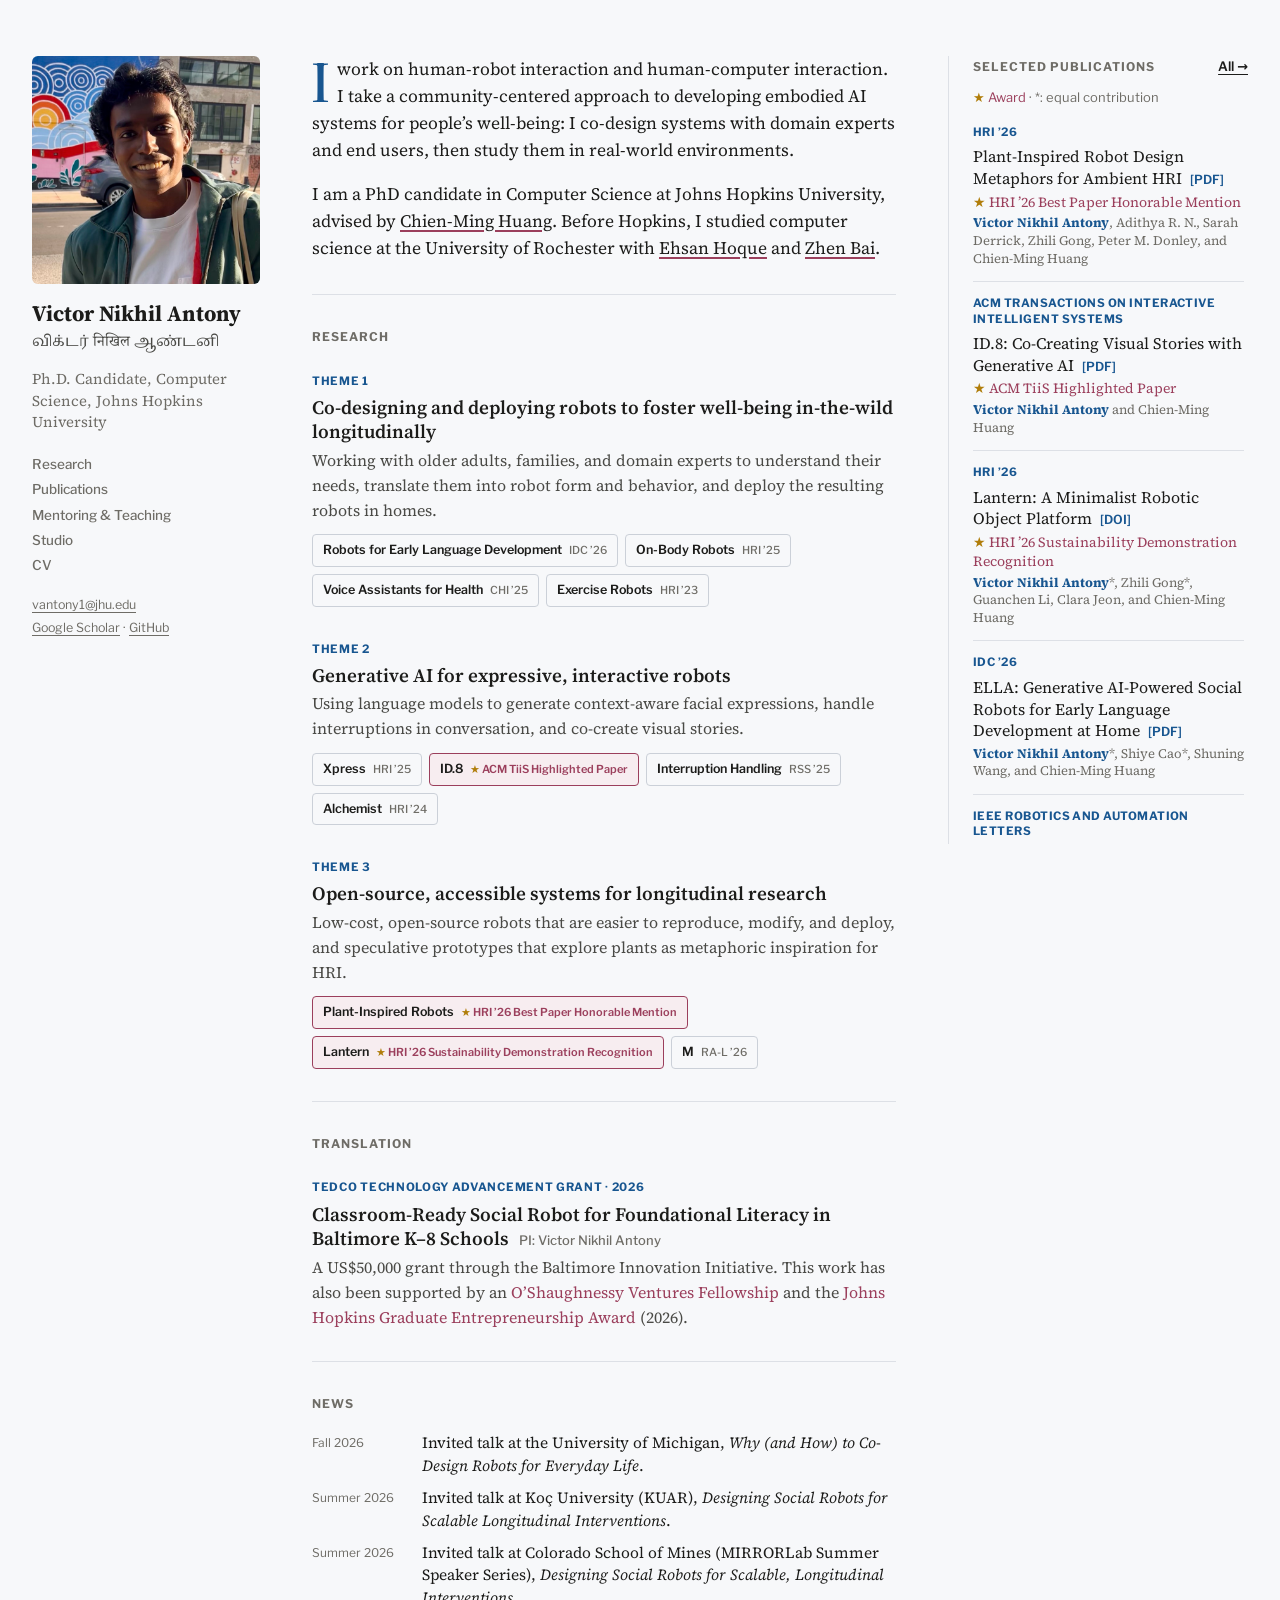
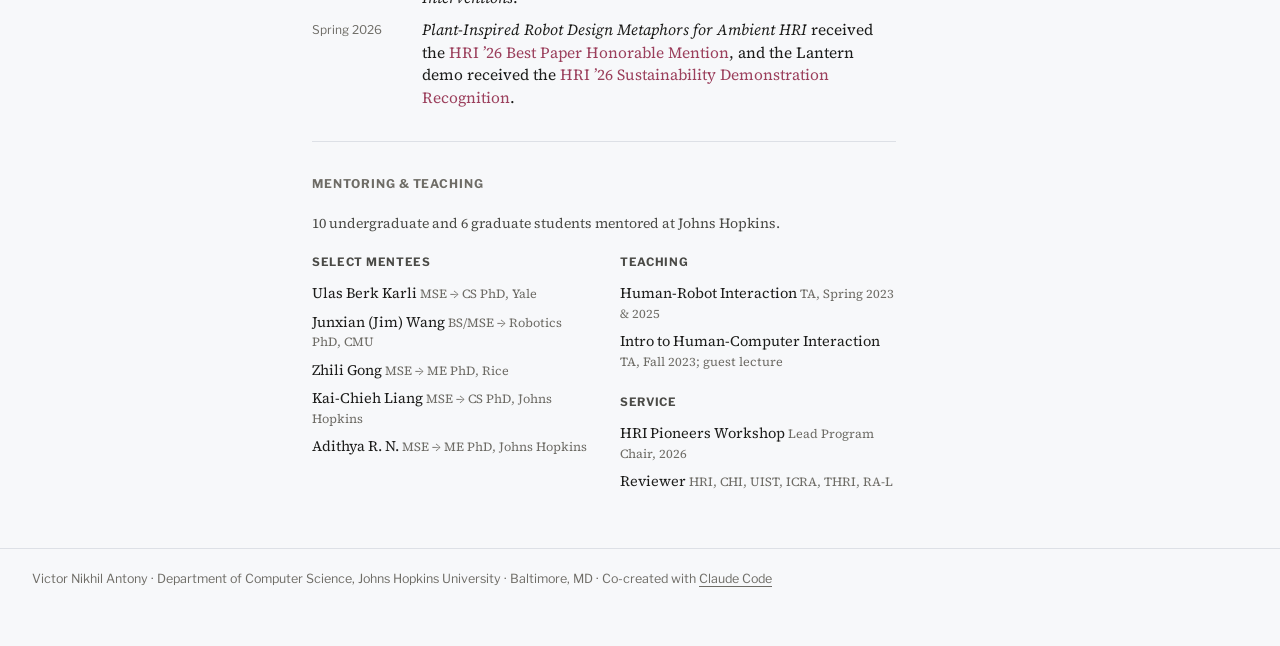
<file: index.html>
<!DOCTYPE html>
<html lang="en">
<head>
<meta charset="UTF-8">
<meta name="viewport" content="width=device-width, initial-scale=1">
<title>Victor Nikhil Antony</title>
<meta name="description" content="Victor Nikhil Antony, Ph.D. candidate in Computer Science at Johns Hopkins University. Human-robot interaction and embodied AI for human well-being.">
<link rel="icon" type="image/x-icon" href="assets/favicon.ico">
<link rel="preconnect" href="https://fonts.googleapis.com">
<link rel="preconnect" href="https://fonts.gstatic.com" crossorigin>
<link href="https://fonts.googleapis.com/css2?family=Source+Serif+4:ital,opsz,wght@0,8..60,400;0,8..60,600;0,8..60,700;0,8..60,900;1,8..60,400&amp;family=Libre+Franklin:wght@400;500;600;700&amp;display=swap" rel="stylesheet">
<link href="https://fonts.googleapis.com/css2?family=Noto+Serif+Devanagari:wght@400&amp;family=Noto+Serif+Tamil:wght@400&amp;display=swap" rel="stylesheet">
<link rel="stylesheet" href="assets/css/site.css">
</head>
<body>

<div class="shell">
  <aside class="rail">
    <img class="portrait" src="assets/img/headshot.jpg" alt="Victor Nikhil Antony">
    <h1 class="name">Victor Nikhil Antony</h1>
    <p class="alt-name"><span lang="ta">விக்டர்</span> <span lang="hi">निखिल</span> <span lang="ta">ஆண்டனி</span></p>
    <p class="byline">Ph.D. Candidate, Computer Science, Johns Hopkins University</p>
    <nav aria-label="Primary">
      <a href="#research">Research</a>
      <a href="publications.html">Publications</a>
      <a href="#mentoring">Mentoring &amp; Teaching</a>
      <a href="studio.html">Studio</a>
      <a href="assets/pdf/cv.pdf">CV</a>
    </nav>
    <p class="contact">
      <a href="mailto:vantony1@jhu.edu">vantony1@jhu.edu</a><br>
      <a href="https://scholar.google.com/citations?user=g-6V3woAAAAJ&amp;hl=en">Google Scholar</a> · <a href="https://github.com/vantony1">GitHub</a>
    </p>
  </aside>

  <div class="center">
    <div class="intro prose">
      <p>I work on human-robot interaction and human-computer interaction. I take a community-centered approach to developing embodied AI systems for people’s well-being: I co-design systems with domain experts and end users, then study them in real-world environments.</p>
      <p>I am a PhD candidate in Computer Science at Johns Hopkins University, advised by <a class="advisor" href="https://www.cs.jhu.edu/~cmhuang/">Chien-Ming Huang</a>. Before Hopkins, I studied computer science at the University of Rochester with <span class="advisor">Ehsan Hoque</span> and <span class="advisor">Zhen Bai</span>.</p>
    </div>

    <hr>

    <section id="research">
      <h2 class="label">Research</h2>
      <div class="theme">
        <span class="tn">Theme 1</span>
        <h3>Co-designing and deploying robots to foster well-being in-the-wild longitudinally</h3>
        <p>Working with older adults, families, and domain experts to understand their needs, translate them into robot form and behavior, and deploy the resulting robots in homes.</p>
        <div class="badges">
          <a class="badge" href="projects/ella.html">Robots for Early Language Development <small>IDC ’26</small></a>
          <a class="badge" href="projects/on-body.html">On-Body Robots <small>HRI ’25</small></a>
          <a class="badge" href="https://doi.org/10.1145/3706598.3713839">Voice Assistants for Health <small>CHI ’25</small></a>
          <a class="badge" href="projects/poppy.html">Exercise Robots <small>HRI ’23</small></a>
        </div>
      </div>
      <div class="theme">
        <span class="tn">Theme 2</span>
        <h3>Generative AI for expressive, interactive robots</h3>
        <p>Using language models to generate context-aware facial expressions, handle interruptions in conversation, and co-create visual stories.</p>
        <div class="badges">
          <a class="badge" href="projects/xpress.html">Xpress <small>HRI ’25</small></a>
          <a class="badge award" href="projects/id8.html">ID.8 <small><span class="star" aria-hidden="true">★</span> ACM TiiS Highlighted Paper</small></a>
          <a class="badge" href="projects/interruption.html">Interruption Handling <small>RSS ’25</small></a>
          <a class="badge" href="projects/alchemist.html">Alchemist <small>HRI ’24</small></a>
        </div>
      </div>
      <div class="theme">
        <span class="tn">Theme 3</span>
        <h3>Open-source, accessible systems for longitudinal research</h3>
        <p>Low-cost, open-source robots that are easier to reproduce, modify, and deploy, and speculative prototypes that explore plants as metaphoric inspiration for HRI.</p>
        <div class="badges">
          <a class="badge award" href="projects/plant.html">Plant-Inspired Robots <small><span class="star" aria-hidden="true">★</span> HRI&nbsp;’26 Best Paper Honorable Mention</small></a>
          <a class="badge award" href="projects/lantern.html">Lantern <small><span class="star" aria-hidden="true">★</span> HRI&nbsp;’26 Sustainability Demonstration Recognition</small></a>
          <a class="badge" href="https://intuitivecomputing.github.io/M-robot/">M <small>RA-L ’26</small></a>
        </div>
      </div>
    </section>

    <hr>

    <section id="translation">
      <h2 class="label">Translation</h2>
      <div class="theme">
        <span class="tn">TEDCO Technology Advancement Grant · 2026</span>
        <h3>Classroom-Ready Social Robot for Foundational Literacy in Baltimore K–8 Schools <span class="role">PI: Victor Nikhil Antony</span></h3>
        <p>A US$50,000 grant through the Baltimore Innovation Initiative. This work has also been supported by an <span class="award-name">O’Shaughnessy Ventures Fellowship</span> and the <span class="award-name">Johns Hopkins Graduate Entrepreneurship Award</span> (2026).</p>
      </div>
    </section>

    <hr>

    <section id="news">
      <h2 class="label">News</h2>
      <div class="rows">
        <div><span class="k">Fall 2026</span><span>Invited talk at the University of Michigan, <em>Why (and How) to Co-Design Robots for Everyday Life</em>.</span></div>
        <div><span class="k">Summer 2026</span><span>Invited talk at Koç University (KUAR), <em>Designing Social Robots for Scalable Longitudinal Interventions</em>.</span></div>
        <div><span class="k">Summer 2026</span><span>Invited talk at Colorado School of Mines (MIRRORLab Summer Speaker Series), <em>Designing Social Robots for Scalable, Longitudinal Interventions</em>.</span></div>
        <div><span class="k">Spring 2026</span><span><em>Plant-Inspired Robot Design Metaphors for Ambient HRI</em> received the <span class="award-name">HRI&nbsp;’26 Best Paper Honorable Mention</span>, and the Lantern demo received the <span class="award-name">HRI&nbsp;’26 Sustainability Demonstration Recognition</span>.</span></div>
      </div>
    </section>

    <hr>

    <section id="mentoring">
      <h2 class="label">Mentoring &amp; Teaching</h2>
      <p class="note">10 undergraduate and 6 graduate students mentored at Johns Hopkins.</p>
      <div class="cols">
        <div class="col">
          <h3>Select mentees</h3>
          <div class="list">
            <div>Ulas Berk Karli <span class="d">MSE → CS PhD, Yale</span></div>
            <div>Junxian (Jim) Wang <span class="d">BS/MSE → Robotics PhD, CMU</span></div>
            <div>Zhili Gong <span class="d">MSE → ME PhD, Rice</span></div>
            <div>Kai-Chieh Liang <span class="d">MSE → CS PhD, Johns Hopkins</span></div>
            <div>Adithya R. N. <span class="d">MSE → ME PhD, Johns Hopkins</span></div>
          </div>
        </div>
        <div class="col">
          <h3>Teaching</h3>
          <div class="list">
            <div>Human-Robot Interaction <span class="d">TA, Spring 2023 &amp; 2025</span></div>
            <div>Intro to Human-Computer Interaction <span class="d">TA, Fall 2023; guest lecture</span></div>
          </div>
          <h3 style="margin-top:22px">Service</h3>
          <div class="list">
            <div>HRI Pioneers Workshop <span class="d">Lead Program Chair, 2026</span></div>
            <div>Reviewer <span class="d">HRI, CHI, UIST, ICRA, THRI, RA-L</span></div>
          </div>
        </div>
      </div>
    </section>
  </div>

  <aside class="pubs" id="publications">
    <div class="pubs-head">
      <h2 class="label">Selected publications</h2>
      <a class="more" href="publications.html">All →</a>
    </div>
    <p class="legend"><span class="star" aria-hidden="true">★</span> <span class="award-name">Award</span> · *: equal contribution</p>
    <div class="pub-list">
      <div class="pub"><span class="tag">HRI ’26</span>Plant-Inspired Robot Design Metaphors for Ambient HRI<a class="pdf" href="https://arxiv.org/pdf/2601.22387">[PDF]</a><span class="honor"><span class="star" aria-hidden="true">★</span> HRI&nbsp;’26 Best Paper Honorable Mention</span><span class="au"><b>Victor Nikhil Antony</b>, Adithya R. N., Sarah Derrick, Zhili Gong, Peter M. Donley, and Chien-Ming Huang</span></div>
      <div class="pub"><span class="tag">ACM Transactions on Interactive Intelligent Systems</span>ID.8: Co-Creating Visual Stories with Generative AI<a class="pdf" href="assets/pdf/id8.pdf">[PDF]</a><span class="honor"><span class="star" aria-hidden="true">★</span> ACM TiiS Highlighted Paper</span><span class="au"><b>Victor Nikhil Antony</b> and Chien-Ming Huang</span></div>
      <div class="pub"><span class="tag">HRI ’26</span>Lantern: A Minimalist Robotic Object Platform<a class="pdf" href="https://doi.org/10.1145/3757279.3785644">[DOI]</a><span class="honor"><span class="star" aria-hidden="true">★</span> HRI&nbsp;’26 Sustainability Demonstration Recognition</span><span class="au"><b>Victor Nikhil Antony</b>*, Zhili Gong*, Guanchen Li, Clara Jeon, and Chien-Ming Huang</span></div>
      <div class="pub"><span class="tag">IDC ’26</span>ELLA: Generative AI-Powered Social Robots for Early Language Development at Home<a class="pdf" href="https://arxiv.org/pdf/2603.12508">[PDF]</a><span class="au"><b>Victor Nikhil Antony</b>*, Shiye Cao*, Shuning Wang, and Chien-Ming Huang</span></div>
      <div class="pub"><span class="tag">IEEE Robotics and Automation Letters</span>Introducing M: A Modular, Modifiable Social Robot<a class="pdf" href="https://arxiv.org/pdf/2603.19134">[PDF]</a><span class="au"><b>Victor Nikhil Antony</b>, Zhili Gong, Yoonjae Kim, and Chien-Ming Huang</span></div>
      <div class="pub"><span class="tag">RSS ’25</span>Interruption Handling for Conversational Robots<a class="pdf" href="https://arxiv.org/pdf/2501.01568">[PDF]</a><span class="au">Shiye Cao, Jiwon Moon, Amama Mahmood, <b>Victor Nikhil Antony</b>, Ziang Xiao, Anqi Liu, and Chien-Ming Huang</span></div>
      <div class="pub"><span class="tag">HRI ’25</span>Xpress: A System for Dynamic, Context-Aware Robot Facial Expressions Using Language Models<a class="pdf" href="https://doi.org/10.1109/HRI61500.2025.10974045">[DOI]</a><span class="au"><b>Victor Nikhil Antony</b>, Maia Stiber, and Chien-Ming Huang</span></div>
      <div class="pub"><span class="tag">HRI ’25</span>The Design of On-Body Robots for Older Adults<a class="pdf" href="https://doi.org/10.1109/HRI61500.2025.10973948">[DOI]</a><span class="au"><b>Victor Nikhil Antony</b>, Clara Jeon, Jiasheng Li, Ge Gao, Huaishu Peng, Anastasia K. Ostrowski, and Chien-Ming Huang</span></div>
      <div class="pub"><span class="tag">CHI ’25</span>Voice Assistants for Health Self-Management: Designing for and with Older Adults<a class="pdf" href="https://arxiv.org/pdf/2409.15488">[PDF]</a><span class="au">Amama Mahmood, Shiye Cao, Maia Stiber, <b>Victor Nikhil Antony</b>, and Chien-Ming Huang</span></div>
      <div class="pub"><span class="tag">HRI ’23</span>Co-Designing with Older Adults, for Older Adults: Robots to Promote Physical Activity<a class="pdf" href="assets/pdf/hri-23.pdf">[PDF]</a><span class="au"><b>Victor Nikhil Antony</b>*, Sue Min Cho*, and Chien-Ming Huang</span></div>
    </div>
  </aside>
</div>

<footer class="site">Victor Nikhil Antony · Department of Computer Science, Johns Hopkins University · Baltimore, MD · Co-created with <a href="https://claude.com/claude-code">Claude Code</a></footer>

</body>
</html>
</file>
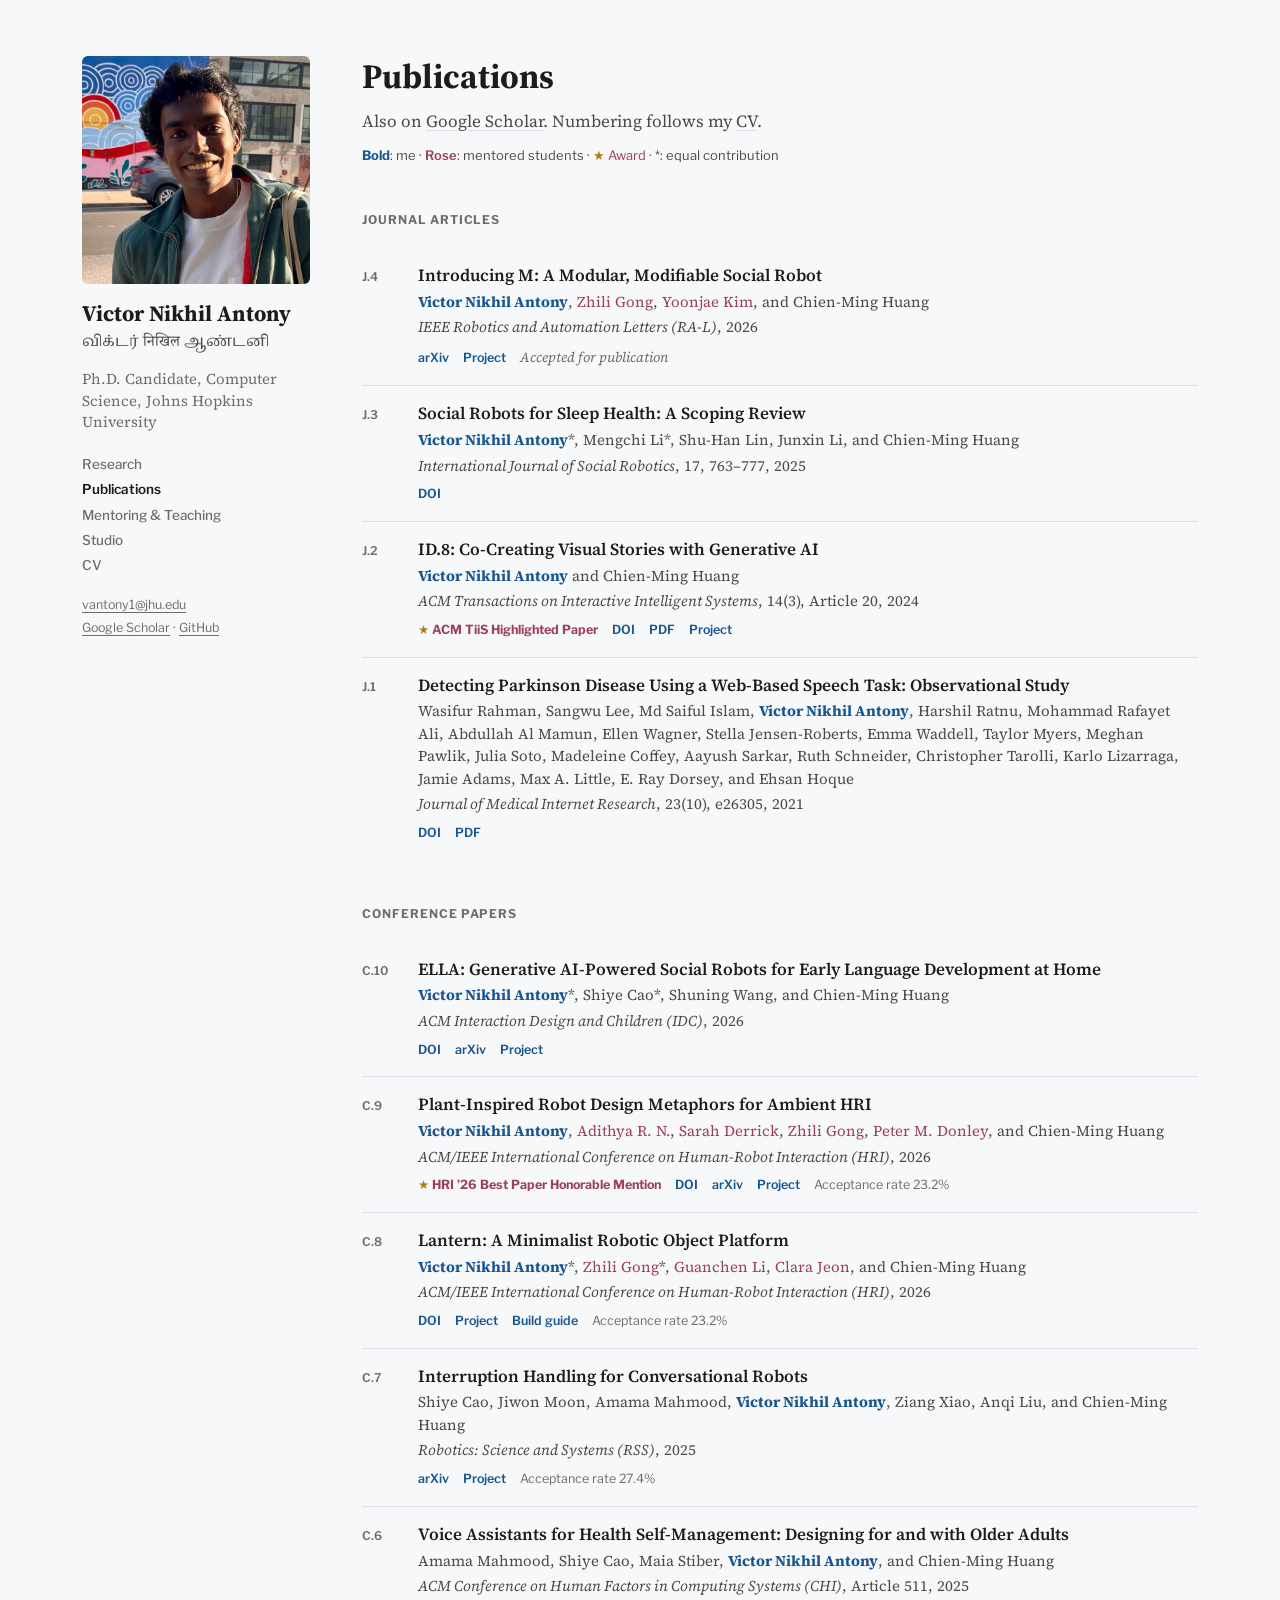
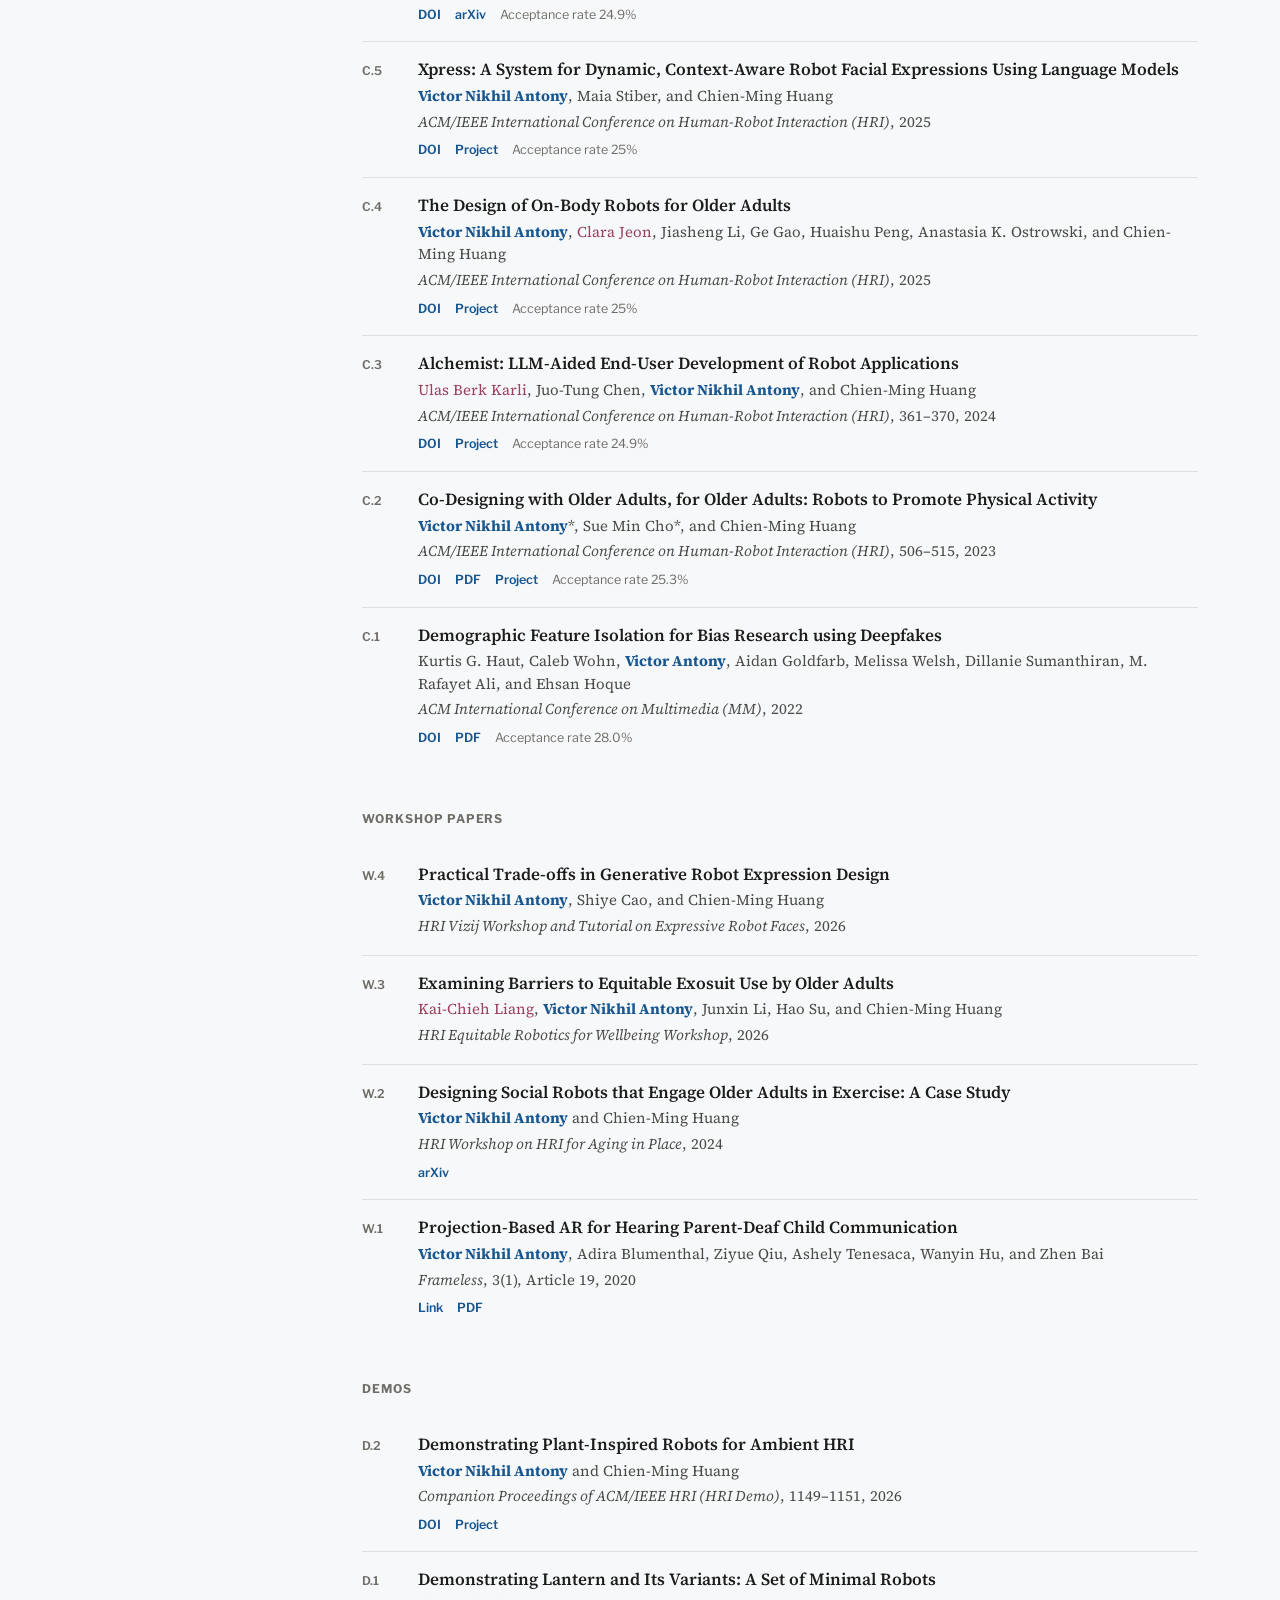
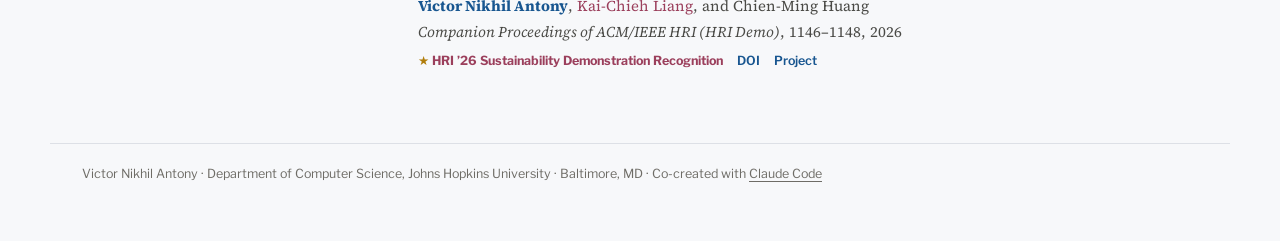
<file: publications.html>
<!DOCTYPE html>
<html lang="en">
<head>
<meta charset="UTF-8">
<meta name="viewport" content="width=device-width, initial-scale=1">
<title>Publications · Victor Nikhil Antony</title>
<meta name="description" content="Publications by Victor Nikhil Antony: journal articles, conference papers, workshop papers, and demos in human-robot interaction.">
<link rel="icon" type="image/x-icon" href="assets/favicon.ico">
<link rel="preconnect" href="https://fonts.googleapis.com">
<link rel="preconnect" href="https://fonts.gstatic.com" crossorigin>
<link href="https://fonts.googleapis.com/css2?family=Source+Serif+4:ital,opsz,wght@0,8..60,400;0,8..60,600;0,8..60,700;1,8..60,400&amp;family=Libre+Franklin:wght@400;500;600;700&amp;display=swap" rel="stylesheet">
<link href="https://fonts.googleapis.com/css2?family=Noto+Serif+Devanagari:wght@400&amp;family=Noto+Serif+Tamil:wght@400&amp;display=swap" rel="stylesheet">
<link rel="stylesheet" href="assets/css/site.css">
</head>
<body>

<div class="shell page">
  <aside class="rail">
    <a href="index.html"><img class="portrait" src="assets/img/headshot.jpg" alt="Victor Nikhil Antony"></a>
    <p class="name"><a href="index.html">Victor Nikhil Antony</a></p>
    <p class="alt-name"><span lang="ta">விக்டர்</span> <span lang="hi">निखिल</span> <span lang="ta">ஆண்டனி</span></p>
    <p class="byline">Ph.D. Candidate, Computer Science, Johns Hopkins University</p>
    <nav aria-label="Primary">
      <a href="index.html#research">Research</a>
      <a href="publications.html" aria-current="page">Publications</a>
      <a href="index.html#mentoring">Mentoring &amp; Teaching</a>
      <a href="studio.html">Studio</a>
      <a href="assets/pdf/cv.pdf">CV</a>
    </nav>
    <p class="contact">
      <a href="mailto:vantony1@jhu.edu">vantony1@jhu.edu</a><br>
      <a href="https://scholar.google.com/citations?user=g-6V3woAAAAJ&amp;hl=en">Google Scholar</a> · <a href="https://github.com/vantony1">GitHub</a>
    </p>
  </aside>

  <main class="main">
    <header class="page-head prose">
      <h1>Publications</h1>
      <p>Also on <a href="https://scholar.google.com/citations?user=g-6V3woAAAAJ&amp;hl=en">Google Scholar</a>. Numbering follows my <a href="assets/pdf/cv.pdf">CV</a>.</p>
      <p class="legend"><b>Bold</b>: me · <span class="mentee">Rose</span>: mentored students · <span class="star" aria-hidden="true">★</span> <span class="award-name">Award</span> · *: equal contribution</p>
    </header>

    <section class="pub-section">
      <h2 class="label">Journal articles</h2>
      <ol class="biblio">
        <li><span class="bid">J.4</span><div>
          <p class="btitle">Introducing M: A Modular, Modifiable Social Robot</p>
          <p class="bauth"><b>Victor Nikhil Antony</b>, <span class="mentee">Zhili Gong</span>, <span class="mentee">Yoonjae Kim</span>, and Chien-Ming Huang</p>
          <p class="bvenue"><em>IEEE Robotics and Automation Letters (RA-L)</em>, 2026</p>
          <p class="bmeta"><a href="https://arxiv.org/abs/2603.19134">arXiv</a><a href="https://intuitivecomputing.github.io/M-robot/">Project</a><span class="status">Accepted for publication</span></p>
        </div></li>
        <li><span class="bid">J.3</span><div>
          <p class="btitle">Social Robots for Sleep Health: A Scoping Review</p>
          <p class="bauth"><b>Victor Nikhil Antony</b>*, Mengchi Li*, Shu-Han Lin, Junxin Li, and Chien-Ming Huang</p>
          <p class="bvenue"><em>International Journal of Social Robotics</em>, 17, 763–777, 2025</p>
          <p class="bmeta"><a href="https://doi.org/10.1007/s12369-025-01233-6">DOI</a></p>
        </div></li>
        <li><span class="bid">J.2</span><div>
          <p class="btitle">ID.8: Co-Creating Visual Stories with Generative AI</p>
          <p class="bauth"><b>Victor Nikhil Antony</b> and Chien-Ming Huang</p>
          <p class="bvenue"><em>ACM Transactions on Interactive Intelligent Systems</em>, 14(3), Article 20, 2024</p>
          <p class="bmeta"><span class="award"><span class="star" aria-hidden="true">★</span> ACM TiiS Highlighted Paper</span><a href="https://doi.org/10.1145/3672277">DOI</a><a href="assets/pdf/id8.pdf">PDF</a><a href="projects/id8.html">Project</a></p>
        </div></li>
        <li><span class="bid">J.1</span><div>
          <p class="btitle">Detecting Parkinson Disease Using a Web-Based Speech Task: Observational Study</p>
          <p class="bauth">Wasifur Rahman, Sangwu Lee, Md Saiful Islam, <b>Victor Nikhil Antony</b>, Harshil Ratnu, Mohammad Rafayet Ali, Abdullah Al Mamun, Ellen Wagner, Stella Jensen-Roberts, Emma Waddell, Taylor Myers, Meghan Pawlik, Julia Soto, Madeleine Coffey, Aayush Sarkar, Ruth Schneider, Christopher Tarolli, Karlo Lizarraga, Jamie Adams, Max A. Little, E. Ray Dorsey, and Ehsan Hoque</p>
          <p class="bvenue"><em>Journal of Medical Internet Research</em>, 23(10), e26305, 2021</p>
          <p class="bmeta"><a href="https://doi.org/10.2196/26305">DOI</a><a href="assets/pdf/jmir-park.pdf">PDF</a></p>
        </div></li>
      </ol>
    </section>

    <section class="pub-section">
      <h2 class="label">Conference papers</h2>
      <ol class="biblio">
        <li><span class="bid">C.10</span><div>
          <p class="btitle">ELLA: Generative AI-Powered Social Robots for Early Language Development at Home</p>
          <p class="bauth"><b>Victor Nikhil Antony</b>*, Shiye Cao*, Shuning Wang, and Chien-Ming Huang</p>
          <p class="bvenue"><em>ACM Interaction Design and Children (IDC)</em>, 2026</p>
          <p class="bmeta"><a href="https://doi.org/10.1145/3773077.3806113">DOI</a><a href="https://arxiv.org/abs/2603.12508">arXiv</a><a href="projects/ella.html">Project</a></p>
        </div></li>
        <li><span class="bid">C.9</span><div>
          <p class="btitle">Plant-Inspired Robot Design Metaphors for Ambient HRI</p>
          <p class="bauth"><b>Victor Nikhil Antony</b>, <span class="mentee">Adithya R. N.</span>, <span class="mentee">Sarah Derrick</span>, <span class="mentee">Zhili Gong</span>, <span class="mentee">Peter M. Donley</span>, and Chien-Ming Huang</p>
          <p class="bvenue"><em>ACM/IEEE International Conference on Human-Robot Interaction (HRI)</em>, 2026</p>
          <p class="bmeta"><span class="award"><span class="star" aria-hidden="true">★</span> HRI&nbsp;’26 Best Paper Honorable Mention</span><a href="https://doi.org/10.1145/3757279.3785645">DOI</a><a href="https://arxiv.org/abs/2601.22387">arXiv</a><a href="projects/plant.html">Project</a><span class="rate">Acceptance rate 23.2%</span></p>
        </div></li>
        <li><span class="bid">C.8</span><div>
          <p class="btitle">Lantern: A Minimalist Robotic Object Platform</p>
          <p class="bauth"><b>Victor Nikhil Antony</b>*, <span class="mentee">Zhili Gong</span>*, <span class="mentee">Guanchen Li</span>, <span class="mentee">Clara Jeon</span>, and Chien-Ming Huang</p>
          <p class="bvenue"><em>ACM/IEEE International Conference on Human-Robot Interaction (HRI)</em>, 2026</p>
          <p class="bmeta"><a href="https://doi.org/10.1145/3757279.3785644">DOI</a><a href="projects/lantern.html">Project</a><a href="https://lantern-website-iota.vercel.app/">Build guide</a><span class="rate">Acceptance rate 23.2%</span></p>
        </div></li>
        <li><span class="bid">C.7</span><div>
          <p class="btitle">Interruption Handling for Conversational Robots</p>
          <p class="bauth">Shiye Cao, Jiwon Moon, Amama Mahmood, <b>Victor Nikhil Antony</b>, Ziang Xiao, Anqi Liu, and Chien-Ming Huang</p>
          <p class="bvenue"><em>Robotics: Science and Systems (RSS)</em>, 2025</p>
          <p class="bmeta"><a href="https://arxiv.org/abs/2501.01568">arXiv</a><a href="projects/interruption.html">Project</a><span class="rate">Acceptance rate 27.4%</span></p>
        </div></li>
        <li><span class="bid">C.6</span><div>
          <p class="btitle">Voice Assistants for Health Self-Management: Designing for and with Older Adults</p>
          <p class="bauth">Amama Mahmood, Shiye Cao, Maia Stiber, <b>Victor Nikhil Antony</b>, and Chien-Ming Huang</p>
          <p class="bvenue"><em>ACM Conference on Human Factors in Computing Systems (CHI)</em>, Article 511, 2025</p>
          <p class="bmeta"><a href="https://doi.org/10.1145/3706598.3713839">DOI</a><a href="https://arxiv.org/abs/2409.15488">arXiv</a><span class="rate">Acceptance rate 24.9%</span></p>
        </div></li>
        <li><span class="bid">C.5</span><div>
          <p class="btitle">Xpress: A System for Dynamic, Context-Aware Robot Facial Expressions Using Language Models</p>
          <p class="bauth"><b>Victor Nikhil Antony</b>, Maia Stiber, and Chien-Ming Huang</p>
          <p class="bvenue"><em>ACM/IEEE International Conference on Human-Robot Interaction (HRI)</em>, 2025</p>
          <p class="bmeta"><a href="https://doi.org/10.1109/HRI61500.2025.10974045">DOI</a><a href="projects/xpress.html">Project</a><span class="rate">Acceptance rate 25%</span></p>
        </div></li>
        <li><span class="bid">C.4</span><div>
          <p class="btitle">The Design of On-Body Robots for Older Adults</p>
          <p class="bauth"><b>Victor Nikhil Antony</b>, <span class="mentee">Clara Jeon</span>, Jiasheng Li, Ge Gao, Huaishu Peng, Anastasia K. Ostrowski, and Chien-Ming Huang</p>
          <p class="bvenue"><em>ACM/IEEE International Conference on Human-Robot Interaction (HRI)</em>, 2025</p>
          <p class="bmeta"><a href="https://doi.org/10.1109/HRI61500.2025.10973948">DOI</a><a href="projects/on-body.html">Project</a><span class="rate">Acceptance rate 25%</span></p>
        </div></li>
        <li><span class="bid">C.3</span><div>
          <p class="btitle">Alchemist: LLM-Aided End-User Development of Robot Applications</p>
          <p class="bauth"><span class="mentee">Ulas Berk Karli</span>, Juo-Tung Chen, <b>Victor Nikhil Antony</b>, and Chien-Ming Huang</p>
          <p class="bvenue"><em>ACM/IEEE International Conference on Human-Robot Interaction (HRI)</em>, 361–370, 2024</p>
          <p class="bmeta"><a href="https://doi.org/10.1145/3610977.3634969">DOI</a><a href="projects/alchemist.html">Project</a><span class="rate">Acceptance rate 24.9%</span></p>
        </div></li>
        <li><span class="bid">C.2</span><div>
          <p class="btitle">Co-Designing with Older Adults, for Older Adults: Robots to Promote Physical Activity</p>
          <p class="bauth"><b>Victor Nikhil Antony</b>*, Sue Min Cho*, and Chien-Ming Huang</p>
          <p class="bvenue"><em>ACM/IEEE International Conference on Human-Robot Interaction (HRI)</em>, 506–515, 2023</p>
          <p class="bmeta"><a href="https://doi.org/10.1145/3568162.3576995">DOI</a><a href="assets/pdf/hri-23.pdf">PDF</a><a href="projects/poppy.html">Project</a><span class="rate">Acceptance rate 25.3%</span></p>
        </div></li>
        <li><span class="bid">C.1</span><div>
          <p class="btitle">Demographic Feature Isolation for Bias Research using Deepfakes</p>
          <p class="bauth">Kurtis G. Haut, Caleb Wohn, <b>Victor Antony</b>, Aidan Goldfarb, Melissa Welsh, Dillanie Sumanthiran, M. Rafayet Ali, and Ehsan Hoque</p>
          <p class="bvenue"><em>ACM International Conference on Multimedia (MM)</em>, 2022</p>
          <p class="bmeta"><a href="https://doi.org/10.1145/3503161.3549204">DOI</a><a href="assets/pdf/mm.pdf">PDF</a><span class="rate">Acceptance rate 28.0%</span></p>
        </div></li>
      </ol>
    </section>

    <section class="pub-section">
      <h2 class="label">Workshop papers</h2>
      <ol class="biblio">
        <li><span class="bid">W.4</span><div>
          <p class="btitle">Practical Trade-offs in Generative Robot Expression Design</p>
          <p class="bauth"><b>Victor Nikhil Antony</b>, Shiye Cao, and Chien-Ming Huang</p>
          <p class="bvenue"><em>HRI Vizij Workshop and Tutorial on Expressive Robot Faces</em>, 2026</p>
        </div></li>
        <li><span class="bid">W.3</span><div>
          <p class="btitle">Examining Barriers to Equitable Exosuit Use by Older Adults</p>
          <p class="bauth"><span class="mentee">Kai-Chieh Liang</span>, <b>Victor Nikhil Antony</b>, Junxin Li, Hao Su, and Chien-Ming Huang</p>
          <p class="bvenue"><em>HRI Equitable Robotics for Wellbeing Workshop</em>, 2026</p>
        </div></li>
        <li><span class="bid">W.2</span><div>
          <p class="btitle">Designing Social Robots that Engage Older Adults in Exercise: A Case Study</p>
          <p class="bauth"><b>Victor Nikhil Antony</b> and Chien-Ming Huang</p>
          <p class="bvenue"><em>HRI Workshop on HRI for Aging in Place</em>, 2024</p>
          <p class="bmeta"><a href="https://arxiv.org/abs/2403.04153">arXiv</a></p>
        </div></li>
        <li><span class="bid">W.1</span><div>
          <p class="btitle">Projection-Based AR for Hearing Parent-Deaf Child Communication</p>
          <p class="bauth"><b>Victor Nikhil Antony</b>, Adira Blumenthal, Ziyue Qiu, Ashely Tenesaca, Wanyin Hu, and Zhen Bai</p>
          <p class="bvenue"><em>Frameless</em>, 3(1), Article 19, 2020</p>
          <p class="bmeta"><a href="https://repository.rit.edu/frameless/vol3/iss1/19">Link</a><a href="assets/pdf/frameless-2020.pdf">PDF</a></p>
        </div></li>
      </ol>
    </section>

    <section class="pub-section">
      <h2 class="label">Demos</h2>
      <ol class="biblio">
        <li><span class="bid">D.2</span><div>
          <p class="btitle">Demonstrating Plant-Inspired Robots for Ambient HRI</p>
          <p class="bauth"><b>Victor Nikhil Antony</b> and Chien-Ming Huang</p>
          <p class="bvenue"><em>Companion Proceedings of ACM/IEEE HRI (HRI Demo)</em>, 1149–1151, 2026</p>
          <p class="bmeta"><a href="https://doi.org/10.1145/3776734.3794578">DOI</a><a href="projects/plant.html">Project</a></p>
        </div></li>
        <li><span class="bid">D.1</span><div>
          <p class="btitle">Demonstrating Lantern and Its Variants: A Set of Minimal Robots</p>
          <p class="bauth"><b>Victor Nikhil Antony</b>, <span class="mentee">Kai-Chieh Liang</span>, and Chien-Ming Huang</p>
          <p class="bvenue"><em>Companion Proceedings of ACM/IEEE HRI (HRI Demo)</em>, 1146–1148, 2026</p>
          <p class="bmeta"><span class="award"><span class="star" aria-hidden="true">★</span> HRI&nbsp;’26 Sustainability Demonstration Recognition</span><a href="https://doi.org/10.1145/3776734.3794577">DOI</a><a href="projects/lantern.html">Project</a></p>
        </div></li>
      </ol>
    </section>
  </main>
</div>

<footer class="site page">Victor Nikhil Antony · Department of Computer Science, Johns Hopkins University · Baltimore, MD · Co-created with <a href="https://claude.com/claude-code">Claude Code</a></footer>

</body>
</html>
</file>
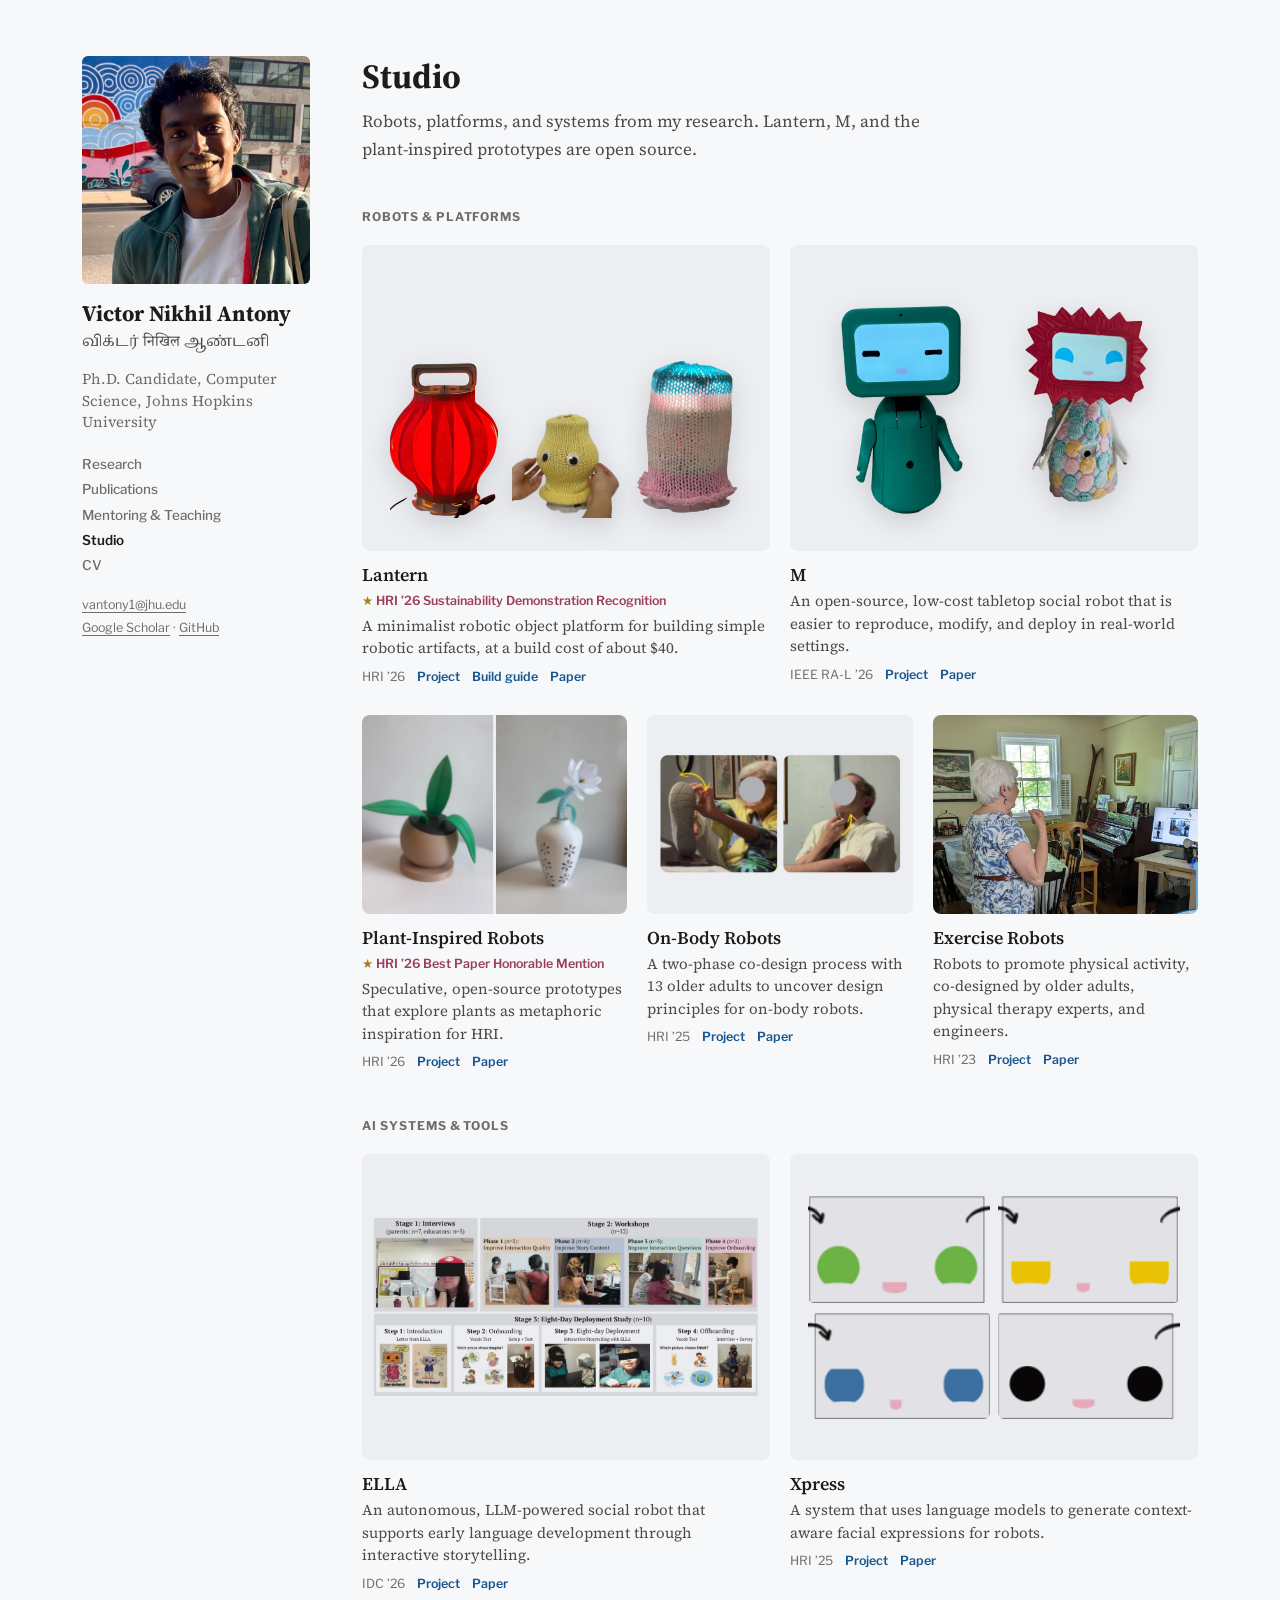
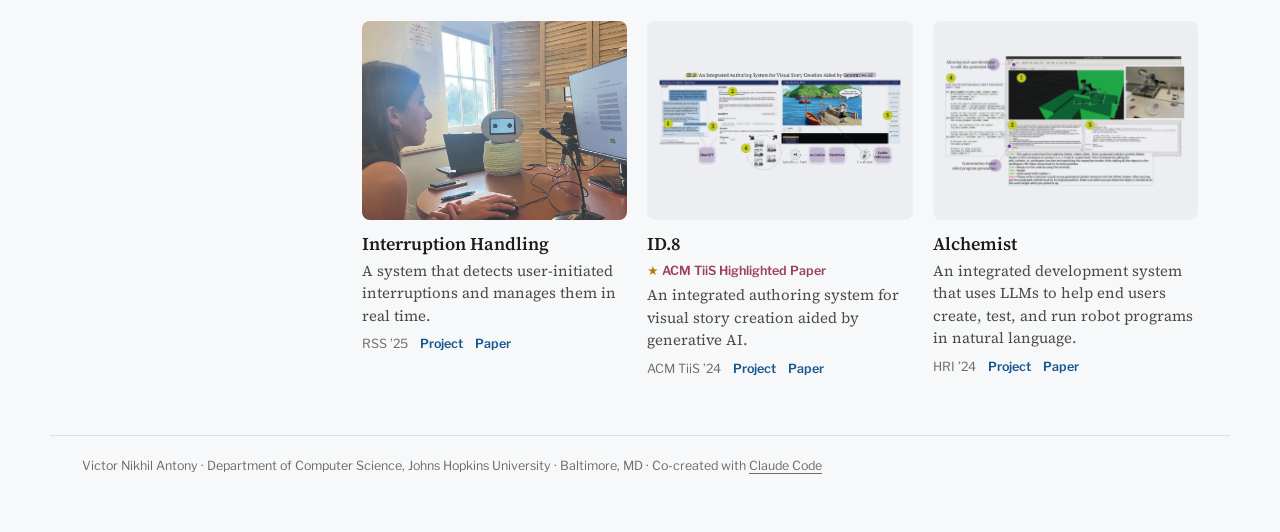
<file: studio.html>
<!DOCTYPE html>
<html lang="en">
<head>
<meta charset="UTF-8">
<meta name="viewport" content="width=device-width, initial-scale=1">
<title>Studio · Victor Nikhil Antony</title>
<meta name="description" content="Robots, platforms, and systems built by Victor Nikhil Antony.">
<link rel="icon" type="image/x-icon" href="assets/favicon.ico">
<link rel="preconnect" href="https://fonts.googleapis.com">
<link rel="preconnect" href="https://fonts.gstatic.com" crossorigin>
<link href="https://fonts.googleapis.com/css2?family=Source+Serif+4:ital,opsz,wght@0,8..60,400;0,8..60,600;0,8..60,700;1,8..60,400&amp;family=Libre+Franklin:wght@400;500;600;700&amp;display=swap" rel="stylesheet">
<link href="https://fonts.googleapis.com/css2?family=Noto+Serif+Devanagari:wght@400&amp;family=Noto+Serif+Tamil:wght@400&amp;display=swap" rel="stylesheet">
<link rel="stylesheet" href="assets/css/site.css">
</head>
<body>

<div class="shell page">
  <aside class="rail">
    <a href="index.html"><img class="portrait" src="assets/img/headshot.jpg" alt="Victor Nikhil Antony"></a>
    <p class="name"><a href="index.html">Victor Nikhil Antony</a></p>
    <p class="alt-name"><span lang="ta">விக்டர்</span> <span lang="hi">निखिल</span> <span lang="ta">ஆண்டனி</span></p>
    <p class="byline">Ph.D. Candidate, Computer Science, Johns Hopkins University</p>
    <nav aria-label="Primary">
      <a href="index.html#research">Research</a>
      <a href="publications.html">Publications</a>
      <a href="index.html#mentoring">Mentoring &amp; Teaching</a>
      <a href="studio.html" aria-current="page">Studio</a>
      <a href="assets/pdf/cv.pdf">CV</a>
    </nav>
    <p class="contact">
      <a href="mailto:vantony1@jhu.edu">vantony1@jhu.edu</a><br>
      <a href="https://scholar.google.com/citations?user=g-6V3woAAAAJ&amp;hl=en">Google Scholar</a> · <a href="https://github.com/vantony1">GitHub</a>
    </p>
  </aside>

  <main class="main">
    <header class="page-head">
      <h1>Studio</h1>
      <p>Robots, platforms, and systems from my research. Lantern, M, and the plant-inspired prototypes are open source.</p>
    </header>

    <section class="studio-group">
      <h2 class="label">Robots &amp; platforms</h2>
      <div class="grid">
        <article class="build">
          <div class="tile pair three"><img src="assets/img/studio/lantern-lamp.png" alt="Lantern as a red lamp"><img src="assets/img/studio/lantern-toy.png" alt="Lantern as a knit toy with eyes"><img src="assets/img/studio/lantern-speaker.png" alt="Lantern as a knit speaker"></div>
          <h3><a href="projects/lantern.html">Lantern</a></h3>
          <p class="award"><span class="star" aria-hidden="true">★</span> HRI&nbsp;’26 Sustainability Demonstration Recognition</p>
          <p>A minimalist robotic object platform for building simple robotic artifacts, at a build cost of about $40.</p>
          <p class="links"><span>HRI ’26</span><a href="projects/lantern.html">Project</a><a href="https://lantern-website-iota.vercel.app/">Build guide</a><a href="https://doi.org/10.1145/3757279.3785644">Paper</a></p>
        </article>
        <article class="build">
          <div class="tile pair"><img src="assets/img/studio/M-green-transparent.webp" alt="M robot with a teal body and screen face"><img src="assets/img/studio/M-pink-transparent.webp" alt="M robot with a lion-mane face and knit body"></div>
          <h3><a href="https://intuitivecomputing.github.io/M-robot/">M</a></h3>
          <p>An open-source, low-cost tabletop social robot that is easier to reproduce, modify, and deploy in real-world settings.</p>
          <p class="links"><span>IEEE RA-L ’26</span><a href="https://intuitivecomputing.github.io/M-robot/">Project</a><a href="https://arxiv.org/abs/2603.19134">Paper</a></p>
        </article>
        <article class="build">
          <div class="tile duo"><img src="assets/img/studio/plant-pot.jpg" alt="A potted plant robot with green leaves"><img src="assets/img/studio/plant-vase.jpg" alt="A flower vase robot with a white flower on a bending stem"></div>
          <h3><a href="projects/plant.html">Plant-Inspired Robots</a></h3>
          <p class="award"><span class="star" aria-hidden="true">★</span> HRI&nbsp;’26 Best Paper Honorable Mention</p>
          <p>Speculative, open-source prototypes that explore plants as metaphoric inspiration for HRI.</p>
          <p class="links"><span>HRI ’26</span><a href="projects/plant.html">Project</a><a href="https://doi.org/10.1145/3757279.3785645">Paper</a></p>
        </article>
        <article class="build">
          <div class="tile strip"><img src="assets/img/studio/onbody-older-adults.jpg" alt="Two older adults in co-design sessions tracing where an on-body robot could move: along the sole of the foot and up the neck"></div>
          <h3><a href="projects/on-body.html">On-Body Robots</a></h3>
          <p>A two-phase co-design process with 13 older adults to uncover design principles for on-body robots.</p>
          <p class="links"><span>HRI ’25</span><a href="projects/on-body.html">Project</a><a href="https://doi.org/10.1109/HRI61500.2025.10973948">Paper</a></p>
        </article>
        <article class="build">
          <div class="tile photo"><img src="assets/img/studio/poppy-home.jpg" alt="An older adult exercising at home with a robot coach" style="object-position:30% 50%"></div>
          <h3><a href="projects/poppy.html">Exercise Robots</a></h3>
          <p>Robots to promote physical activity, co-designed by older adults, physical therapy experts, and engineers.</p>
          <p class="links"><span>HRI ’23</span><a href="projects/poppy.html">Project</a><a href="https://doi.org/10.1145/3568162.3576995">Paper</a></p>
        </article>
      </div>
    </section>

    <section class="studio-group">
      <h2 class="label">AI systems &amp; tools</h2>
      <div class="grid">
        <article class="build">
          <div class="tile figure"><img src="assets/img/ella/overview-hires.png" alt="ELLA design process: interviews, workshops, and an eight-day home deployment"></div>
          <h3><a href="projects/ella.html">ELLA</a></h3>
          <p>An autonomous, LLM-powered social robot that supports early language development through interactive storytelling.</p>
          <p class="links"><span>IDC ’26</span><a href="projects/ella.html">Project</a><a href="https://doi.org/10.1145/3773077.3806113">Paper</a></p>
        </article>
        <article class="build">
          <div class="tile faces"><img src="assets/img/studio/xpress-green.png" alt="Generated robot face with green eyes"><img src="assets/img/studio/xpress-yellow.png" alt="Generated robot face with yellow eyes"><img src="assets/img/studio/xpress-blue.png" alt="Generated robot face with blue eyes"><img src="assets/img/studio/xpress-black.png" alt="Generated robot face with black eyes"></div>
          <h3><a href="projects/xpress.html">Xpress</a></h3>
          <p>A system that uses language models to generate context-aware facial expressions for robots.</p>
          <p class="links"><span>HRI ’25</span><a href="projects/xpress.html">Project</a><a href="https://doi.org/10.1109/HRI61500.2025.10974045">Paper</a></p>
        </article>
        <article class="build">
          <div class="tile photo"><img src="assets/img/studio/interruption-desk.jpg" alt="A participant at a desk talking with the robot during the study" style="object-position:35% 50%"></div>
          <h3><a href="projects/interruption.html">Interruption Handling</a></h3>
          <p>A system that detects user-initiated interruptions and manages them in real time.</p>
          <p class="links"><span>RSS ’25</span><a href="projects/interruption.html">Project</a><a href="https://arxiv.org/abs/2501.01568">Paper</a></p>
        </article>
        <article class="build">
          <div class="tile figure"><img src="assets/img/id8/teaser-draft.png" alt="The ID.8 visual story authoring interface"></div>
          <h3><a href="projects/id8.html">ID.8</a></h3>
          <p class="award"><span class="star" aria-hidden="true">★</span> ACM TiiS Highlighted Paper</p>
          <p>An integrated authoring system for visual story creation aided by generative AI.</p>
          <p class="links"><span>ACM TiiS ’24</span><a href="projects/id8.html">Project</a><a href="https://doi.org/10.1145/3672277">Paper</a></p>
        </article>
        <article class="build">
          <div class="tile figure"><img src="assets/img/alchemist/teaser-draft.png" alt="Alchemist turning natural language into robot programs"></div>
          <h3><a href="projects/alchemist.html">Alchemist</a></h3>
          <p>An integrated development system that uses LLMs to help end users create, test, and run robot programs in natural language.</p>
          <p class="links"><span>HRI ’24</span><a href="projects/alchemist.html">Project</a><a href="https://doi.org/10.1145/3610977.3634969">Paper</a></p>
        </article>
      </div>
    </section>
  </main>
</div>

<footer class="site page">Victor Nikhil Antony · Department of Computer Science, Johns Hopkins University · Baltimore, MD · Co-created with <a href="https://claude.com/claude-code">Claude Code</a></footer>

</body>
</html>
</file>
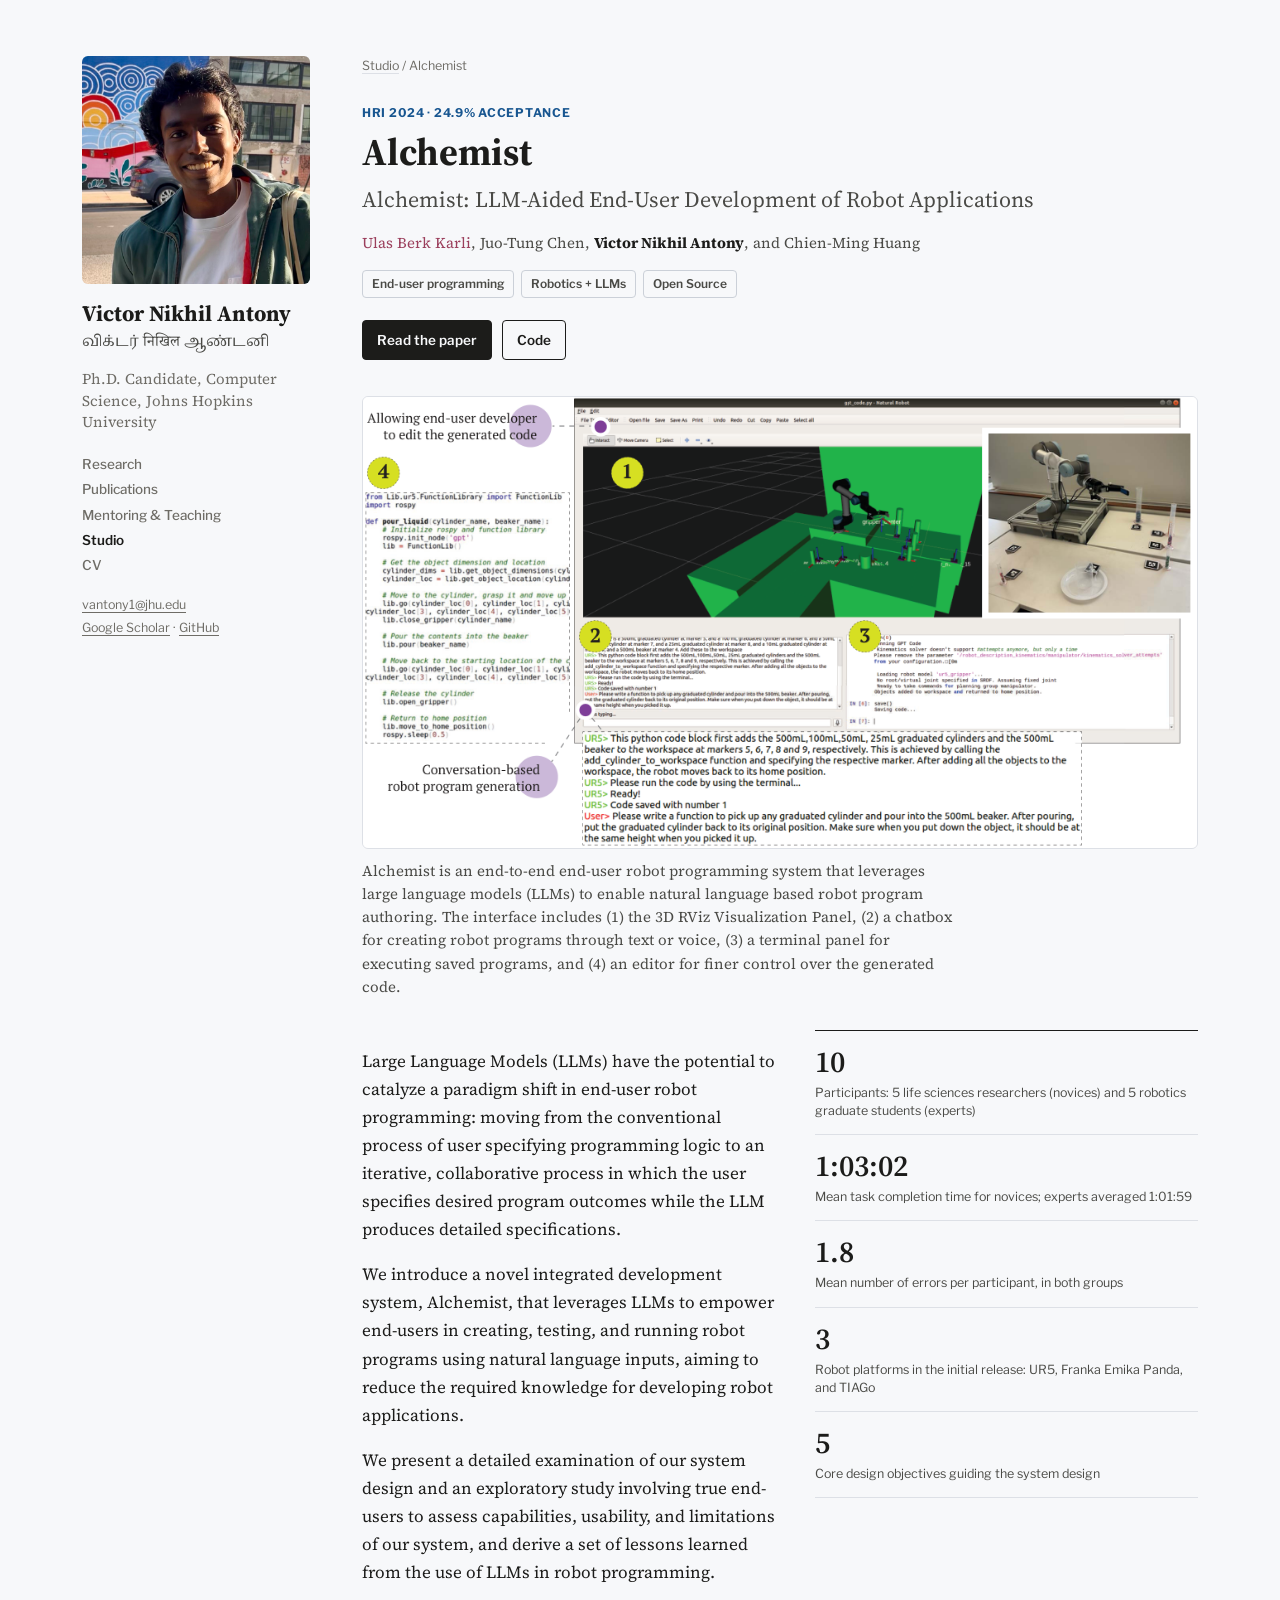
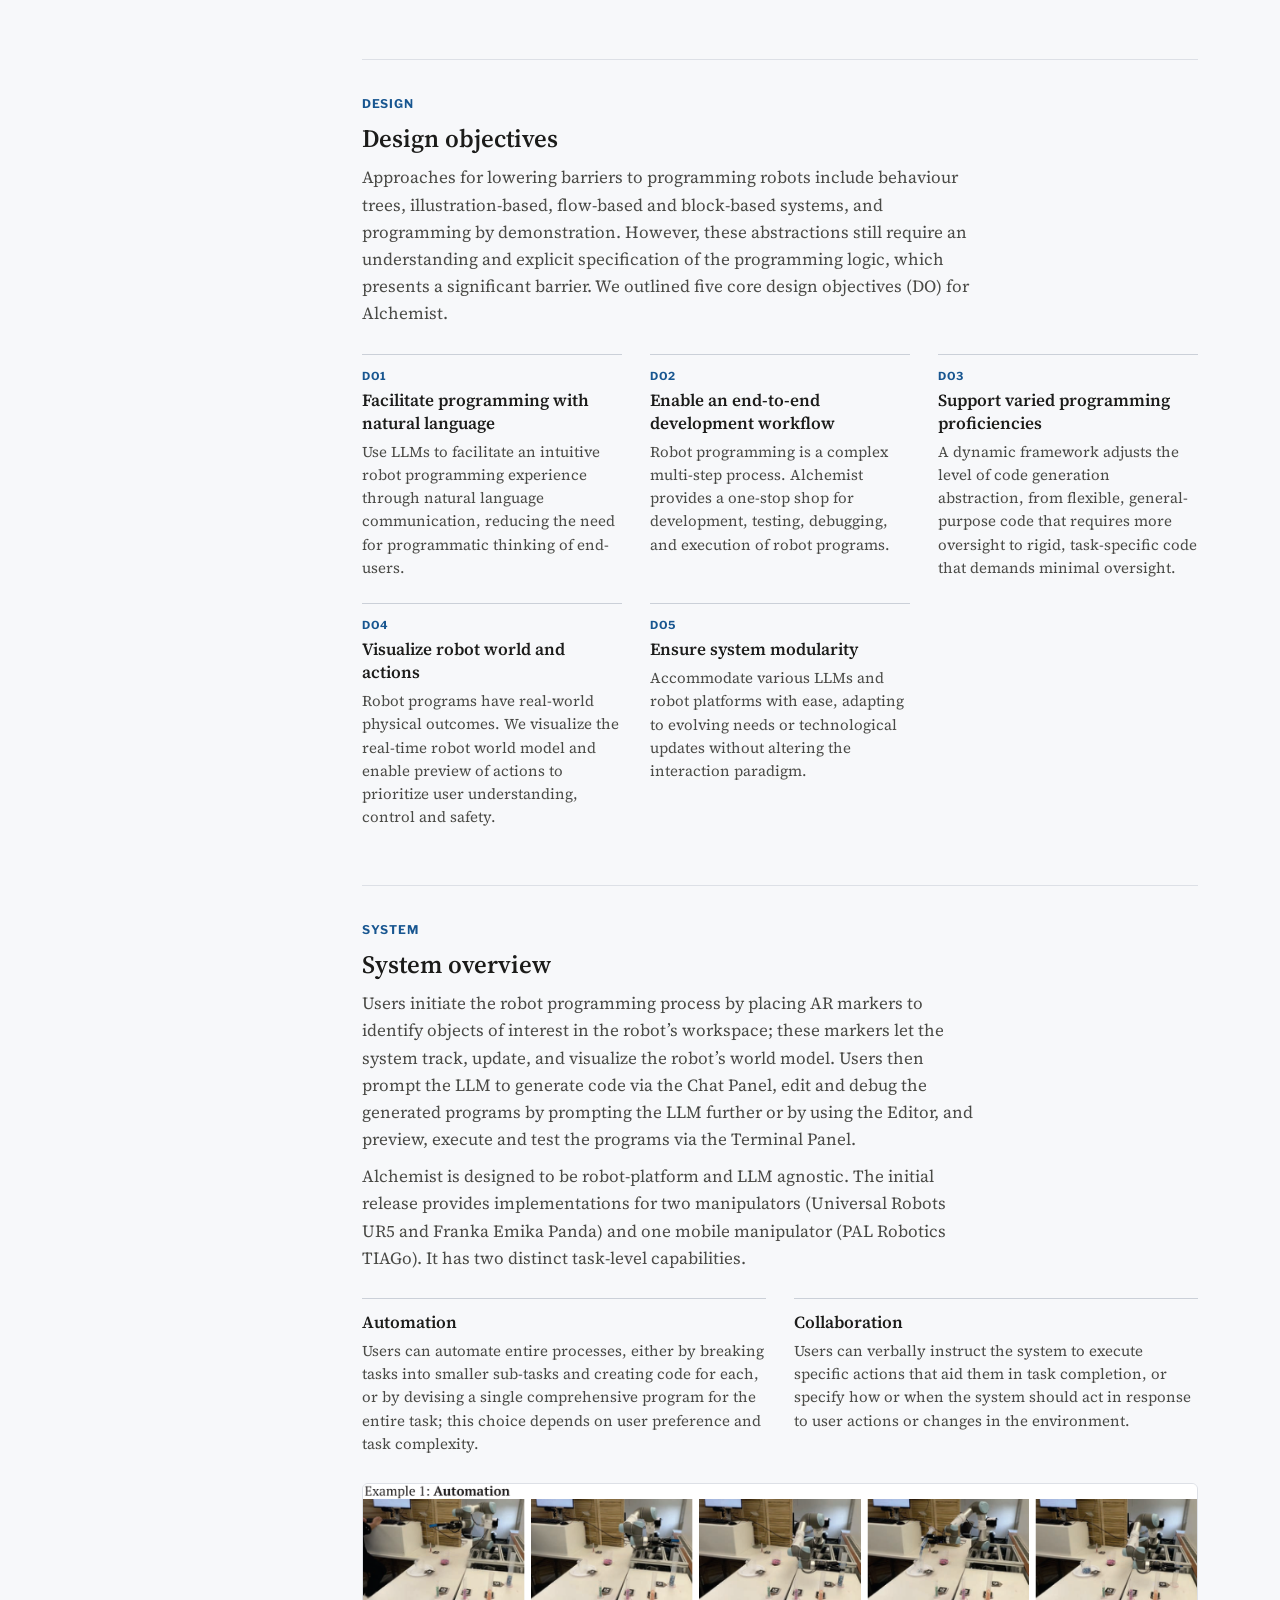
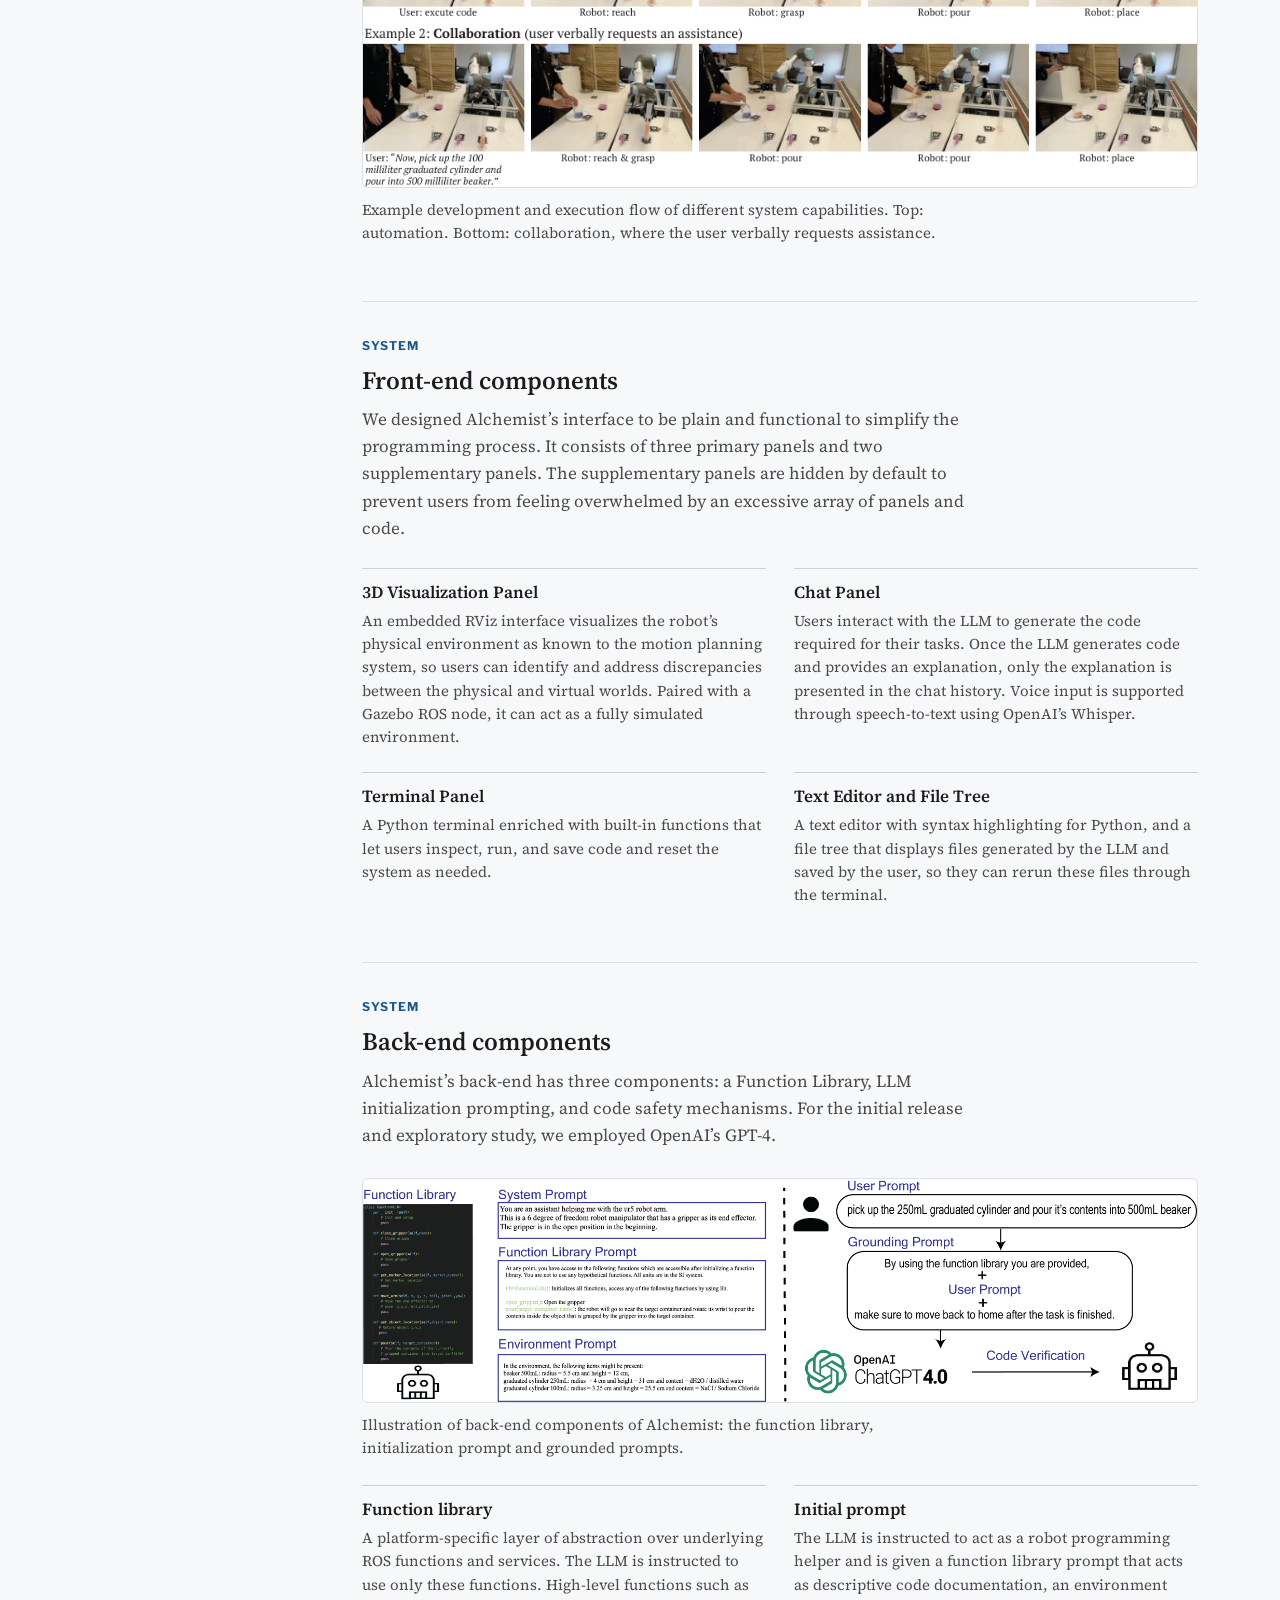
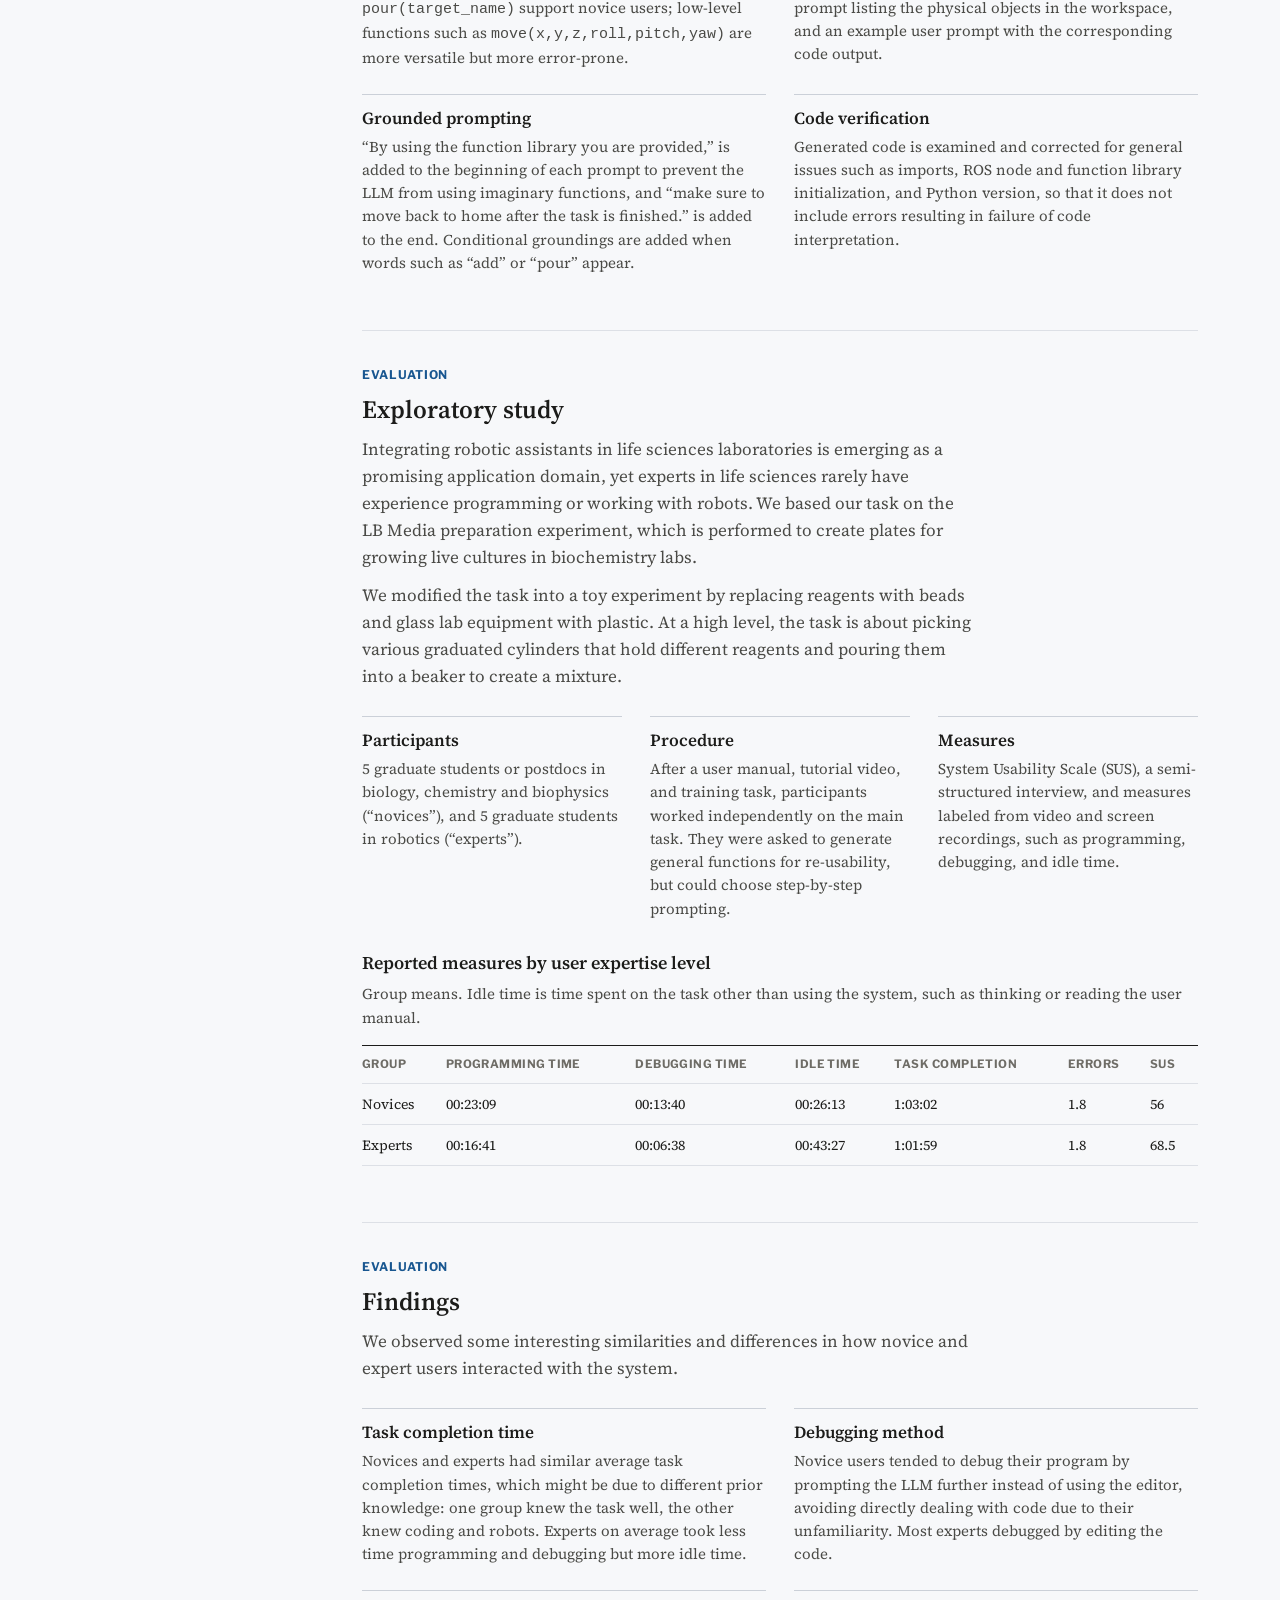
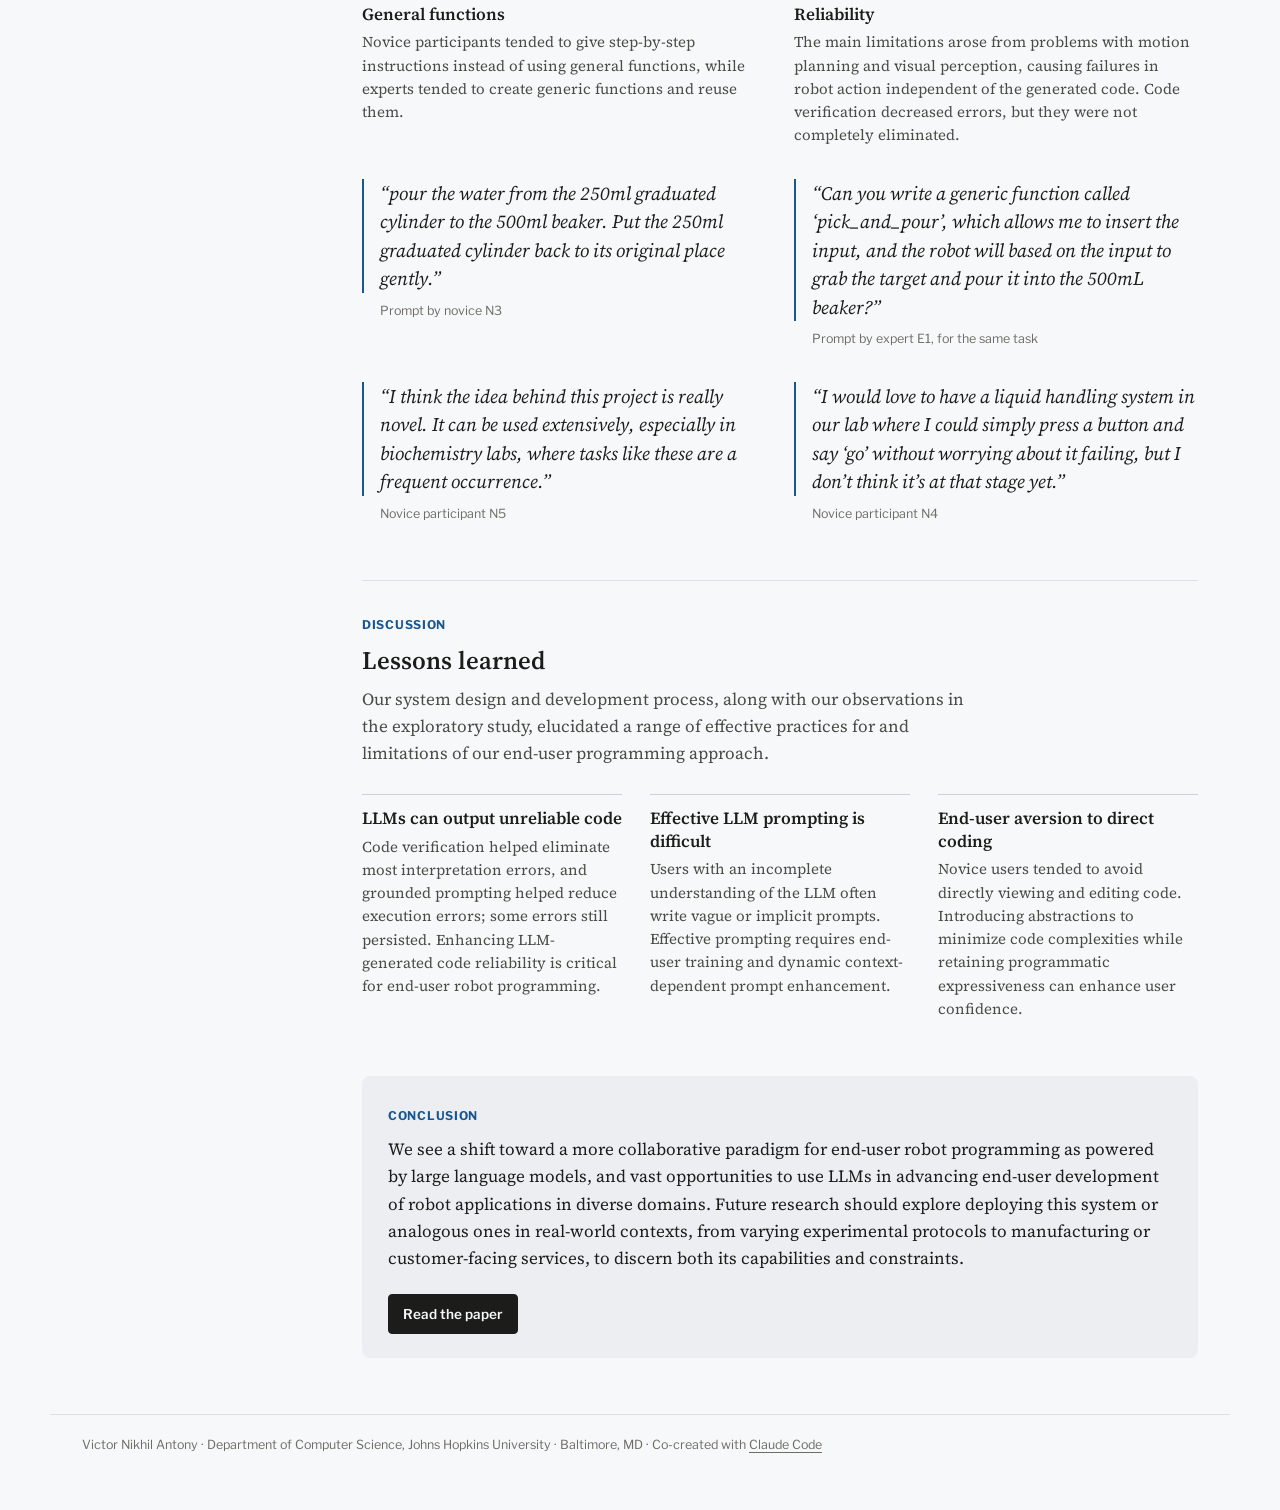
<file: projects/alchemist.html>
<!DOCTYPE html>
<html lang="en">
<head>
<meta charset="UTF-8">
<meta name="viewport" content="width=device-width, initial-scale=1">
<title>Alchemist · Victor Nikhil Antony</title>
<meta name="description" content="Alchemist: LLM-Aided End-User Development of Robot Applications (HRI 2024): an integrated development system that leverages LLMs to empower end-users in creating, testing, and running robot programs using natural language inputs.">
<link rel="icon" type="image/x-icon" href="../assets/favicon.ico">
<link rel="preconnect" href="https://fonts.googleapis.com">
<link rel="preconnect" href="https://fonts.gstatic.com" crossorigin>
<link href="https://fonts.googleapis.com/css2?family=Source+Serif+4:ital,opsz,wght@0,8..60,400;0,8..60,600;0,8..60,700;1,8..60,400&amp;family=Libre+Franklin:wght@400;500;600;700&amp;display=swap" rel="stylesheet">
<link href="https://fonts.googleapis.com/css2?family=Noto+Serif+Devanagari:wght@400&amp;family=Noto+Serif+Tamil:wght@400&amp;display=swap" rel="stylesheet">
<link rel="stylesheet" href="../assets/css/site.css">
<link rel="stylesheet" href="../assets/css/project.css">
</head>
<body>

<div class="shell page">
  <aside class="rail">
    <a href="../index.html"><img class="portrait" src="../assets/img/headshot.jpg" alt="Victor Nikhil Antony"></a>
    <p class="name"><a href="../index.html">Victor Nikhil Antony</a></p>
    <p class="alt-name"><span lang="ta">விக்டர்</span> <span lang="hi">निखिल</span> <span lang="ta">ஆண்டனி</span></p>
    <p class="byline">Ph.D. Candidate, Computer Science, Johns Hopkins University</p>
    <nav aria-label="Primary">
      <a href="../index.html#research">Research</a>
      <a href="../publications.html">Publications</a>
      <a href="../index.html#mentoring">Mentoring &amp; Teaching</a>
      <a href="../studio.html" aria-current="true">Studio</a>
      <a href="../assets/pdf/cv.pdf">CV</a>
    </nav>
    <p class="contact">
      <a href="mailto:vantony1@jhu.edu">vantony1@jhu.edu</a><br>
      <a href="https://scholar.google.com/citations?user=g-6V3woAAAAJ&amp;hl=en">Google Scholar</a> · <a href="https://github.com/vantony1">GitHub</a>
    </p>
  </aside>

  <main class="main project">
    <p class="crumb"><a href="../studio.html">Studio</a> / Alchemist</p>

    <header class="project-head">
      <span class="kicker">HRI 2024 · 24.9% acceptance</span>
      <h1>Alchemist</h1>
      <p class="dek">Alchemist: LLM-Aided End-User Development of Robot Applications</p>
      <p class="credits"><span class="mentee">Ulas Berk Karli</span>, Juo-Tung Chen, <b>Victor Nikhil Antony</b>, and Chien-Ming Huang</p>
      <div class="tags"><span>End-user programming</span><span>Robotics + LLMs</span><span>Open Source</span></div>
      <div class="actions">
        <a class="button primary" href="https://doi.org/10.1145/3610977.3634969">Read the paper</a>
        <a class="button" href="https://github.com/ulaskarli/Alchemist">Code</a>
      </div>
    </header>

    <figure class="fig hero">
      <a href="../assets/img/alchemist/teaser-draft.png"><img src="../assets/img/alchemist/teaser-draft.png" alt="Alchemist interface showing the 3D RViz visualization panel, chat panel, terminal panel, and code editor, beside a photo of the robot workspace."></a>
      <figcaption>Alchemist is an end-to-end end-user robot programming system that leverages large language models (LLMs) to enable natural language based robot program authoring. The interface includes (1) the 3D RViz Visualization Panel, (2) a chatbox for creating robot programs through text or voice, (3) a terminal panel for executing saved programs, and (4) an editor for finer control over the generated code.</figcaption>
    </figure>

    <div class="side">
      <div>
        <p class="lede">Large Language Models (LLMs) have the potential to catalyze a paradigm shift in end-user robot programming: moving from the conventional process of user specifying programming logic to an iterative, collaborative process in which the user specifies desired program outcomes while the LLM produces detailed specifications.</p>
        <p class="lede">We introduce a novel integrated development system, Alchemist, that leverages LLMs to empower end-users in creating, testing, and running robot programs using natural language inputs, aiming to reduce the required knowledge for developing robot applications.</p>
        <p class="lede">We present a detailed examination of our system design and an exploratory study involving true end-users to assess capabilities, usability, and limitations of our system, and derive a set of lessons learned from the use of LLMs in robot programming.</p>
      </div>
      <div class="stats col">
        <div class="stat"><b>10</b><span>Participants: 5 life sciences researchers (novices) and 5 robotics graduate students (experts)</span></div>
        <div class="stat"><b>1:03:02</b><span>Mean task completion time for novices; experts averaged 1:01:59</span></div>
        <div class="stat"><b>1.8</b><span>Mean number of errors per participant, in both groups</span></div>
        <div class="stat"><b>3</b><span>Robot platforms in the initial release: UR5, Franka Emika Panda, and TIAGo</span></div>
        <div class="stat"><b>5</b><span>Core design objectives guiding the system design</span></div>
      </div>
    </div>

    <section class="chapter">
      <span class="kicker">Design</span>
      <h2>Design objectives</h2>
      <p class="lede">Approaches for lowering barriers to programming robots include behaviour trees, illustration-based, flow-based and block-based systems, and programming by demonstration. However, these abstractions still require an understanding and explicit specification of the programming logic, which presents a significant barrier. We outlined five core design objectives (DO) for Alchemist.</p>
      <div class="points">
        <div class="point"><span class="kicker">DO1</span><h3>Facilitate programming with natural language</h3><p>Use LLMs to facilitate an intuitive robot programming experience through natural language communication, reducing the need for programmatic thinking of end-users.</p></div>
        <div class="point"><span class="kicker">DO2</span><h3>Enable an end-to-end development workflow</h3><p>Robot programming is a complex multi-step process. Alchemist provides a one-stop shop for development, testing, debugging, and execution of robot programs.</p></div>
        <div class="point"><span class="kicker">DO3</span><h3>Support varied programming proficiencies</h3><p>A dynamic framework adjusts the level of code generation abstraction, from flexible, general-purpose code that requires more oversight to rigid, task-specific code that demands minimal oversight.</p></div>
        <div class="point"><span class="kicker">DO4</span><h3>Visualize robot world and actions</h3><p>Robot programs have real-world physical outcomes. We visualize the real-time robot world model and enable preview of actions to prioritize user understanding, control and safety.</p></div>
        <div class="point"><span class="kicker">DO5</span><h3>Ensure system modularity</h3><p>Accommodate various LLMs and robot platforms with ease, adapting to evolving needs or technological updates without altering the interaction paradigm.</p></div>
      </div>
    </section>

    <section class="chapter">
      <span class="kicker">System</span>
      <h2>System overview</h2>
      <p class="lede">Users initiate the robot programming process by placing AR markers to identify objects of interest in the robot’s workspace; these markers let the system track, update, and visualize the robot’s world model. Users then prompt the LLM to generate code via the Chat Panel, edit and debug the generated programs by prompting the LLM further or by using the Editor, and preview, execute and test the programs via the Terminal Panel.</p>
      <p class="lede">Alchemist is designed to be robot-platform and LLM agnostic. The initial release provides implementations for two manipulators (Universal Robots UR5 and Franka Emika Panda) and one mobile manipulator (PAL Robotics TIAGo). It has two distinct task-level capabilities.</p>
      <div class="points two">
        <div class="point"><h3>Automation</h3><p>Users can automate entire processes, either by breaking tasks into smaller sub-tasks and creating code for each, or by devising a single comprehensive program for the entire task; this choice depends on user preference and task complexity.</p></div>
        <div class="point"><h3>Collaboration</h3><p>Users can verbally instruct the system to execute specific actions that aid them in task completion, or specify how or when the system should act in response to user actions or changes in the environment.</p></div>
      </div>
      <figure class="fig">
        <img src="../assets/img/alchemist/demonstration-draft.png" alt="Two rows of photos of a UR5 arm on a lab bench: in the automation example the robot reaches, grasps, pours, and places; in the collaboration example a user asks the robot to pour a graduated cylinder into a beaker.">
        <figcaption>Example development and execution flow of different system capabilities. Top: automation. Bottom: collaboration, where the user verbally requests assistance.</figcaption>
      </figure>
    </section>

    <section class="chapter">
      <span class="kicker">System</span>
      <h2>Front-end components</h2>
      <p class="lede">We designed Alchemist’s interface to be plain and functional to simplify the programming process. It consists of three primary panels and two supplementary panels. The supplementary panels are hidden by default to prevent users from feeling overwhelmed by an excessive array of panels and code.</p>
      <div class="points two">
        <div class="point"><h3>3D Visualization Panel</h3><p>An embedded RViz interface visualizes the robot’s physical environment as known to the motion planning system, so users can identify and address discrepancies between the physical and virtual worlds. Paired with a Gazebo ROS node, it can act as a fully simulated environment.</p></div>
        <div class="point"><h3>Chat Panel</h3><p>Users interact with the LLM to generate the code required for their tasks. Once the LLM generates code and provides an explanation, only the explanation is presented in the chat history. Voice input is supported through speech-to-text using OpenAI’s Whisper.</p></div>
        <div class="point"><h3>Terminal Panel</h3><p>A Python terminal enriched with built-in functions that let users inspect, run, and save code and reset the system as needed.</p></div>
        <div class="point"><h3>Text Editor and File Tree</h3><p>A text editor with syntax highlighting for Python, and a file tree that displays files generated by the LLM and saved by the user, so they can rerun these files through the terminal.</p></div>
      </div>
    </section>

    <section class="chapter">
      <span class="kicker">System</span>
      <h2>Back-end components</h2>
      <p class="lede">Alchemist’s back-end has three components: a Function Library, LLM initialization prompting, and code safety mechanisms. For the initial release and exploratory study, we employed OpenAI’s GPT-4.</p>
      <figure class="fig">
        <a href="../assets/img/alchemist/backend.png"><img src="../assets/img/alchemist/backend.png" alt="Back-end diagram: the function library, system prompt, function library prompt, and environment prompt initialize the LLM; a grounding prompt wraps each user prompt; generated code passes through code verification before reaching the robot."></a>
        <figcaption>Illustration of back-end components of Alchemist: the function library, initialization prompt and grounded prompts.</figcaption>
      </figure>
      <div class="points two">
        <div class="point"><h3>Function library</h3><p>A platform-specific layer of abstraction over underlying ROS functions and services. The LLM is instructed to use only these functions. High-level functions such as <code>pour(target_name)</code> support novice users; low-level functions such as <code>move(x,y,z,roll,pitch,yaw)</code> are more versatile but more error-prone.</p></div>
        <div class="point"><h3>Initial prompt</h3><p>The LLM is instructed to act as a robot programming helper and is given a function library prompt that acts as descriptive code documentation, an environment prompt listing the physical objects in the workspace, and an example user prompt with the corresponding code output.</p></div>
        <div class="point"><h3>Grounded prompting</h3><p>“By using the function library you are provided,” is added to the beginning of each prompt to prevent the LLM from using imaginary functions, and “make sure to move back to home after the task is finished.” is added to the end. Conditional groundings are added when words such as “add” or “pour” appear.</p></div>
        <div class="point"><h3>Code verification</h3><p>Generated code is examined and corrected for general issues such as imports, ROS node and function library initialization, and Python version, so that it does not include errors resulting in failure of code interpretation.</p></div>
      </div>
    </section>

    <section class="chapter">
      <span class="kicker">Evaluation</span>
      <h2>Exploratory study</h2>
      <p class="lede">Integrating robotic assistants in life sciences laboratories is emerging as a promising application domain, yet experts in life sciences rarely have experience programming or working with robots. We based our task on the LB Media preparation experiment, which is performed to create plates for growing live cultures in biochemistry labs.</p>
      <p class="lede">We modified the task into a toy experiment by replacing reagents with beads and glass lab equipment with plastic. At a high level, the task is about picking various graduated cylinders that hold different reagents and pouring them into a beaker to create a mixture.</p>
      <div class="points">
        <div class="point"><h3>Participants</h3><p>5 graduate students or postdocs in biology, chemistry and biophysics (“novices”), and 5 graduate students in robotics (“experts”).</p></div>
        <div class="point"><h3>Procedure</h3><p>After a user manual, tutorial video, and training task, participants worked independently on the main task. They were asked to generate general functions for re-usability, but could choose step-by-step prompting.</p></div>
        <div class="point"><h3>Measures</h3><p>System Usability Scale (SUS), a semi-structured interview, and measures labeled from video and screen recordings, such as programming, debugging, and idle time.</p></div>
      </div>
      <div class="table-wrap">
        <h3>Reported measures by user expertise level</h3>
        <p>Group means. Idle time is time spent on the task other than using the system, such as thinking or reading the user manual.</p>
        <div class="table-scroll">
          <table class="data">
            <thead>
              <tr><th>Group</th><th>Programming time</th><th>Debugging time</th><th>Idle time</th><th>Task completion</th><th>Errors</th><th>SUS</th></tr>
            </thead>
            <tbody>
              <tr><td>Novices</td><td>00:23:09</td><td>00:13:40</td><td>00:26:13</td><td>1:03:02</td><td>1.8</td><td>56</td></tr>
              <tr><td>Experts</td><td>00:16:41</td><td>00:06:38</td><td>00:43:27</td><td>1:01:59</td><td>1.8</td><td>68.5</td></tr>
            </tbody>
          </table>
        </div>
      </div>
    </section>

    <section class="chapter">
      <span class="kicker">Evaluation</span>
      <h2>Findings</h2>
      <p class="lede">We observed some interesting similarities and differences in how novice and expert users interacted with the system.</p>
      <div class="points two">
        <div class="point"><h3>Task completion time</h3><p>Novices and experts had similar average task completion times, which might be due to different prior knowledge: one group knew the task well, the other knew coding and robots. Experts on average took less time programming and debugging but more idle time.</p></div>
        <div class="point"><h3>Debugging method</h3><p>Novice users tended to debug their program by prompting the LLM further instead of using the editor, avoiding directly dealing with code due to their unfamiliarity. Most experts debugged by editing the code.</p></div>
        <div class="point"><h3>General functions</h3><p>Novice participants tended to give step-by-step instructions instead of using general functions, while experts tended to create generic functions and reuse them.</p></div>
        <div class="point"><h3>Reliability</h3><p>The main limitations arose from problems with motion planning and visual perception, causing failures in robot action independent of the generated code. Code verification decreased errors, but they were not completely eliminated.</p></div>
      </div>
      <div class="quotes">
        <div class="quote">
          <blockquote>“pour the water from the 250ml graduated cylinder to the 500ml beaker. Put the 250ml graduated cylinder back to its original place gently.”</blockquote>
          <p>Prompt by novice N3</p>
        </div>
        <div class="quote">
          <blockquote>“Can you write a generic function called ‘pick_and_pour’, which allows me to insert the input, and the robot will based on the input to grab the target and pour it into the 500mL beaker?”</blockquote>
          <p>Prompt by expert E1, for the same task</p>
        </div>
      </div>
      <div class="quotes">
        <div class="quote">
          <blockquote>“I think the idea behind this project is really novel. It can be used extensively, especially in biochemistry labs, where tasks like these are a frequent occurrence.”</blockquote>
          <p>Novice participant N5</p>
        </div>
        <div class="quote">
          <blockquote>“I would love to have a liquid handling system in our lab where I could simply press a button and say ‘go’ without worrying about it failing, but I don’t think it’s at that stage yet.”</blockquote>
          <p>Novice participant N4</p>
        </div>
      </div>
    </section>

    <section class="chapter">
      <span class="kicker">Discussion</span>
      <h2>Lessons learned</h2>
      <p class="lede">Our system design and development process, along with our observations in the exploratory study, elucidated a range of effective practices for and limitations of our end-user programming approach.</p>
      <div class="points">
        <div class="point"><h3>LLMs can output unreliable code</h3><p>Code verification helped eliminate most interpretation errors, and grounded prompting helped reduce execution errors; some errors still persisted. Enhancing LLM-generated code reliability is critical for end-user robot programming.</p></div>
        <div class="point"><h3>Effective LLM prompting is difficult</h3><p>Users with an incomplete understanding of the LLM often write vague or implicit prompts. Effective prompting requires end-user training and dynamic context-dependent prompt enhancement.</p></div>
        <div class="point"><h3>End-user aversion to direct coding</h3><p>Novice users tended to avoid directly viewing and editing code. Introducing abstractions to minimize code complexities while retaining programmatic expressiveness can enhance user confidence.</p></div>
      </div>
    </section>

    <aside class="callout">
      <span class="kicker">Conclusion</span>
      <p>We see a shift toward a more collaborative paradigm for end-user robot programming as powered by large language models, and vast opportunities to use LLMs in advancing end-user development of robot applications in diverse domains. Future research should explore deploying this system or analogous ones in real-world contexts, from varying experimental protocols to manufacturing or customer-facing services, to discern both its capabilities and constraints.</p>
      <div class="actions">
        <a class="button primary" href="https://doi.org/10.1145/3610977.3634969">Read the paper</a>
      </div>
    </aside>
  </main>
</div>

<footer class="site page">Victor Nikhil Antony · Department of Computer Science, Johns Hopkins University · Baltimore, MD · Co-created with <a href="https://claude.com/claude-code">Claude Code</a></footer>

</body>
</html>
</file>
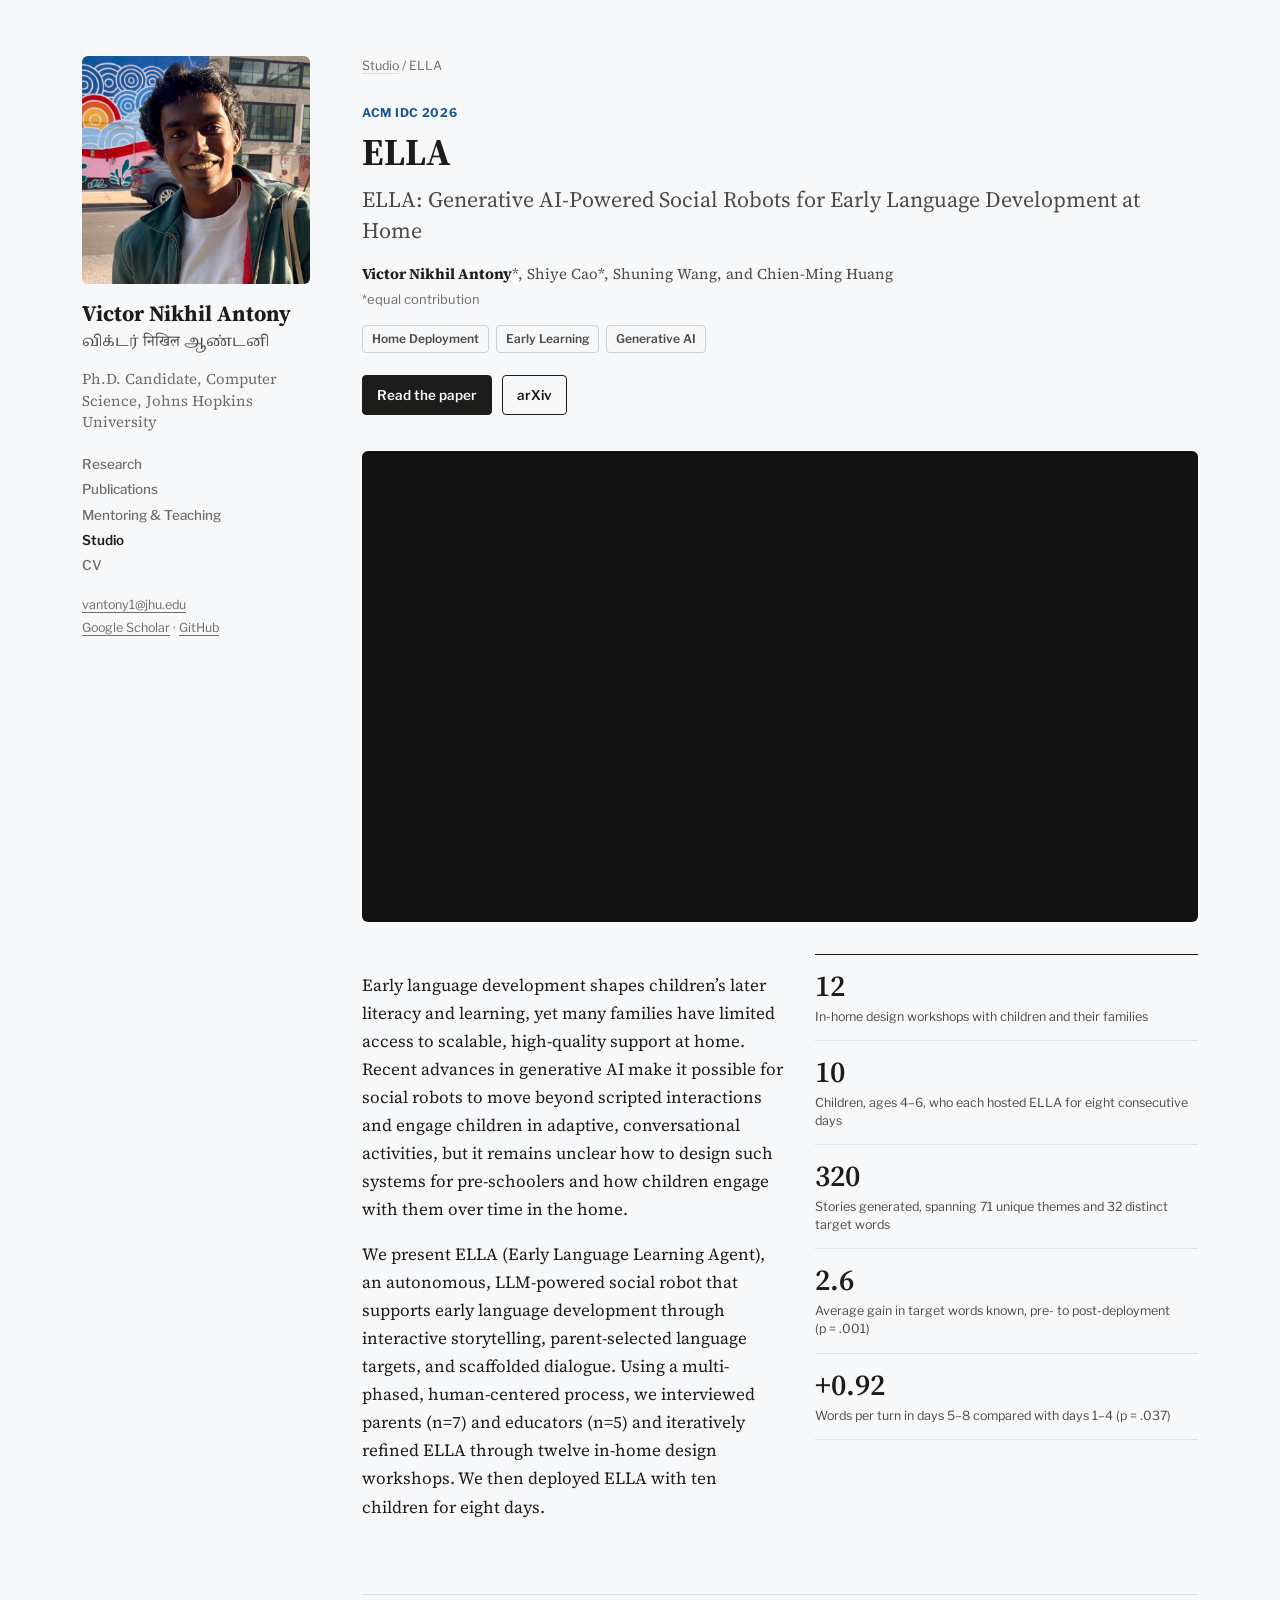
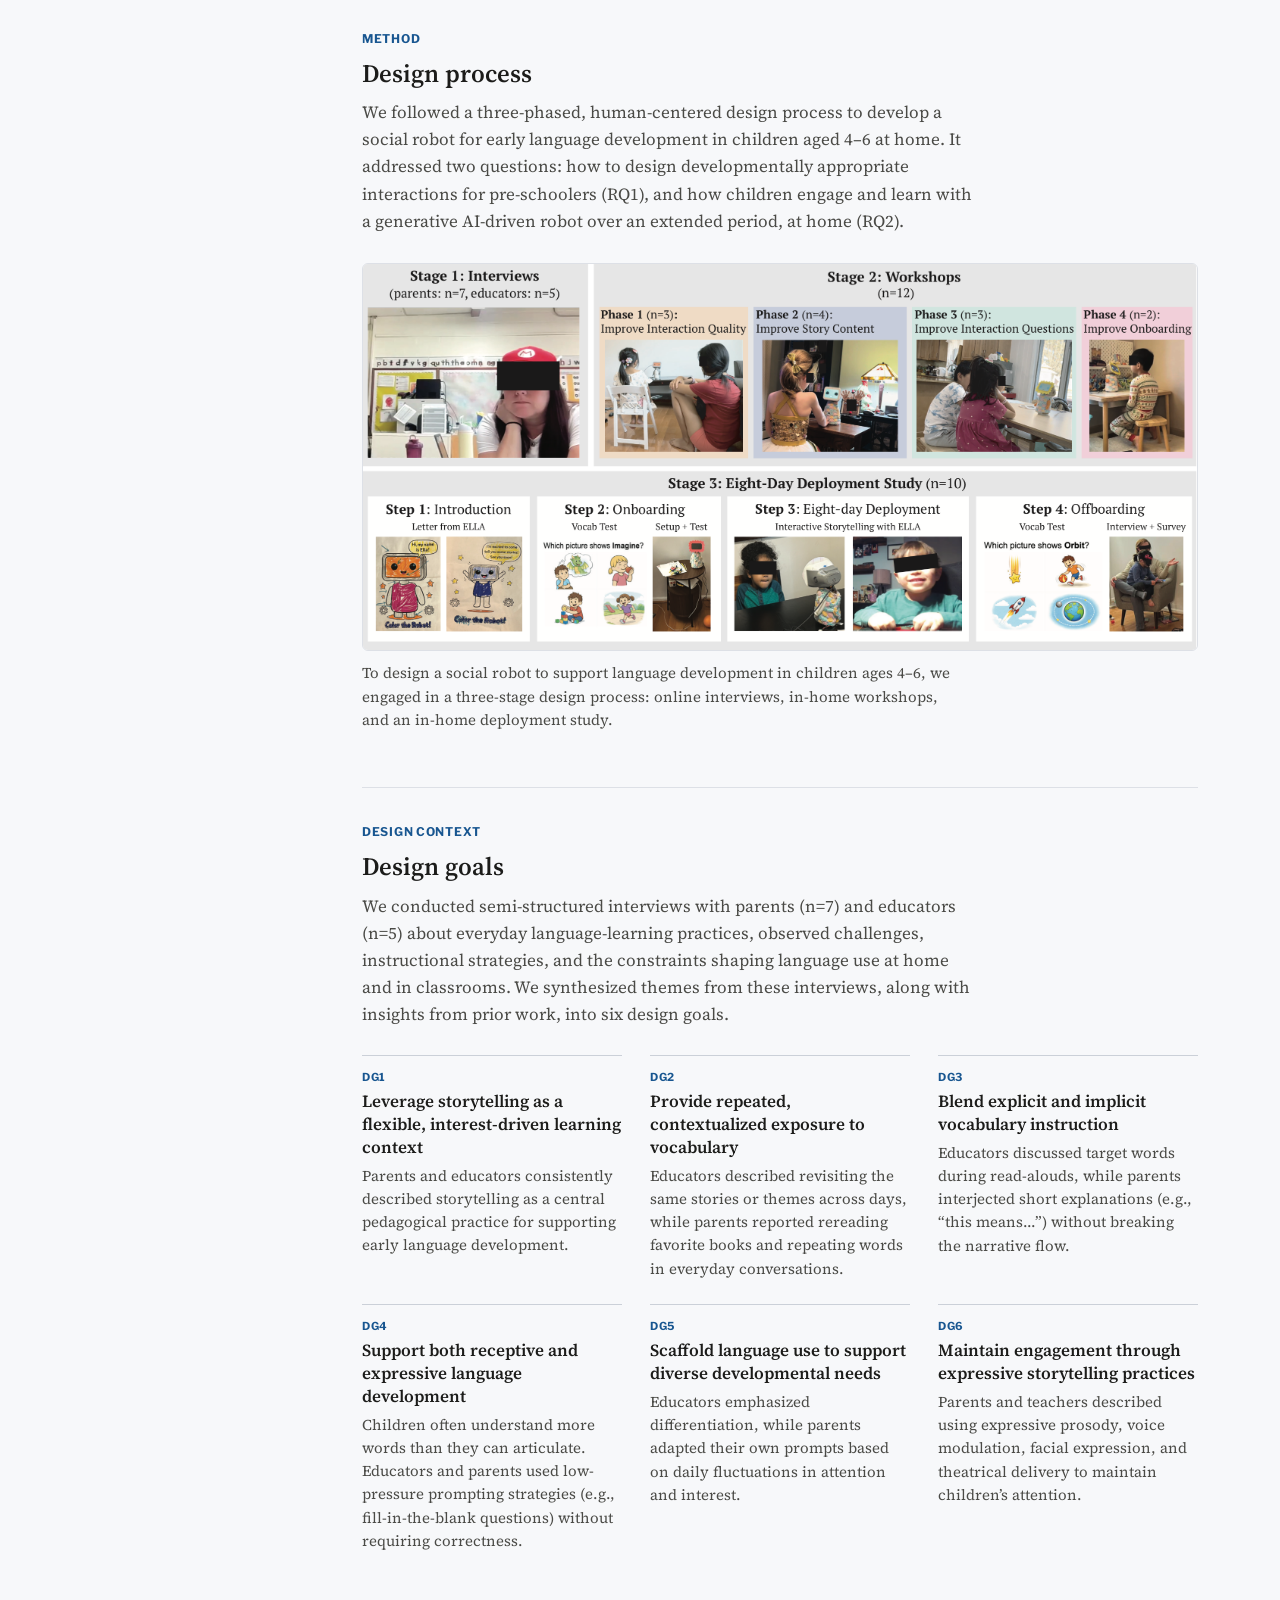
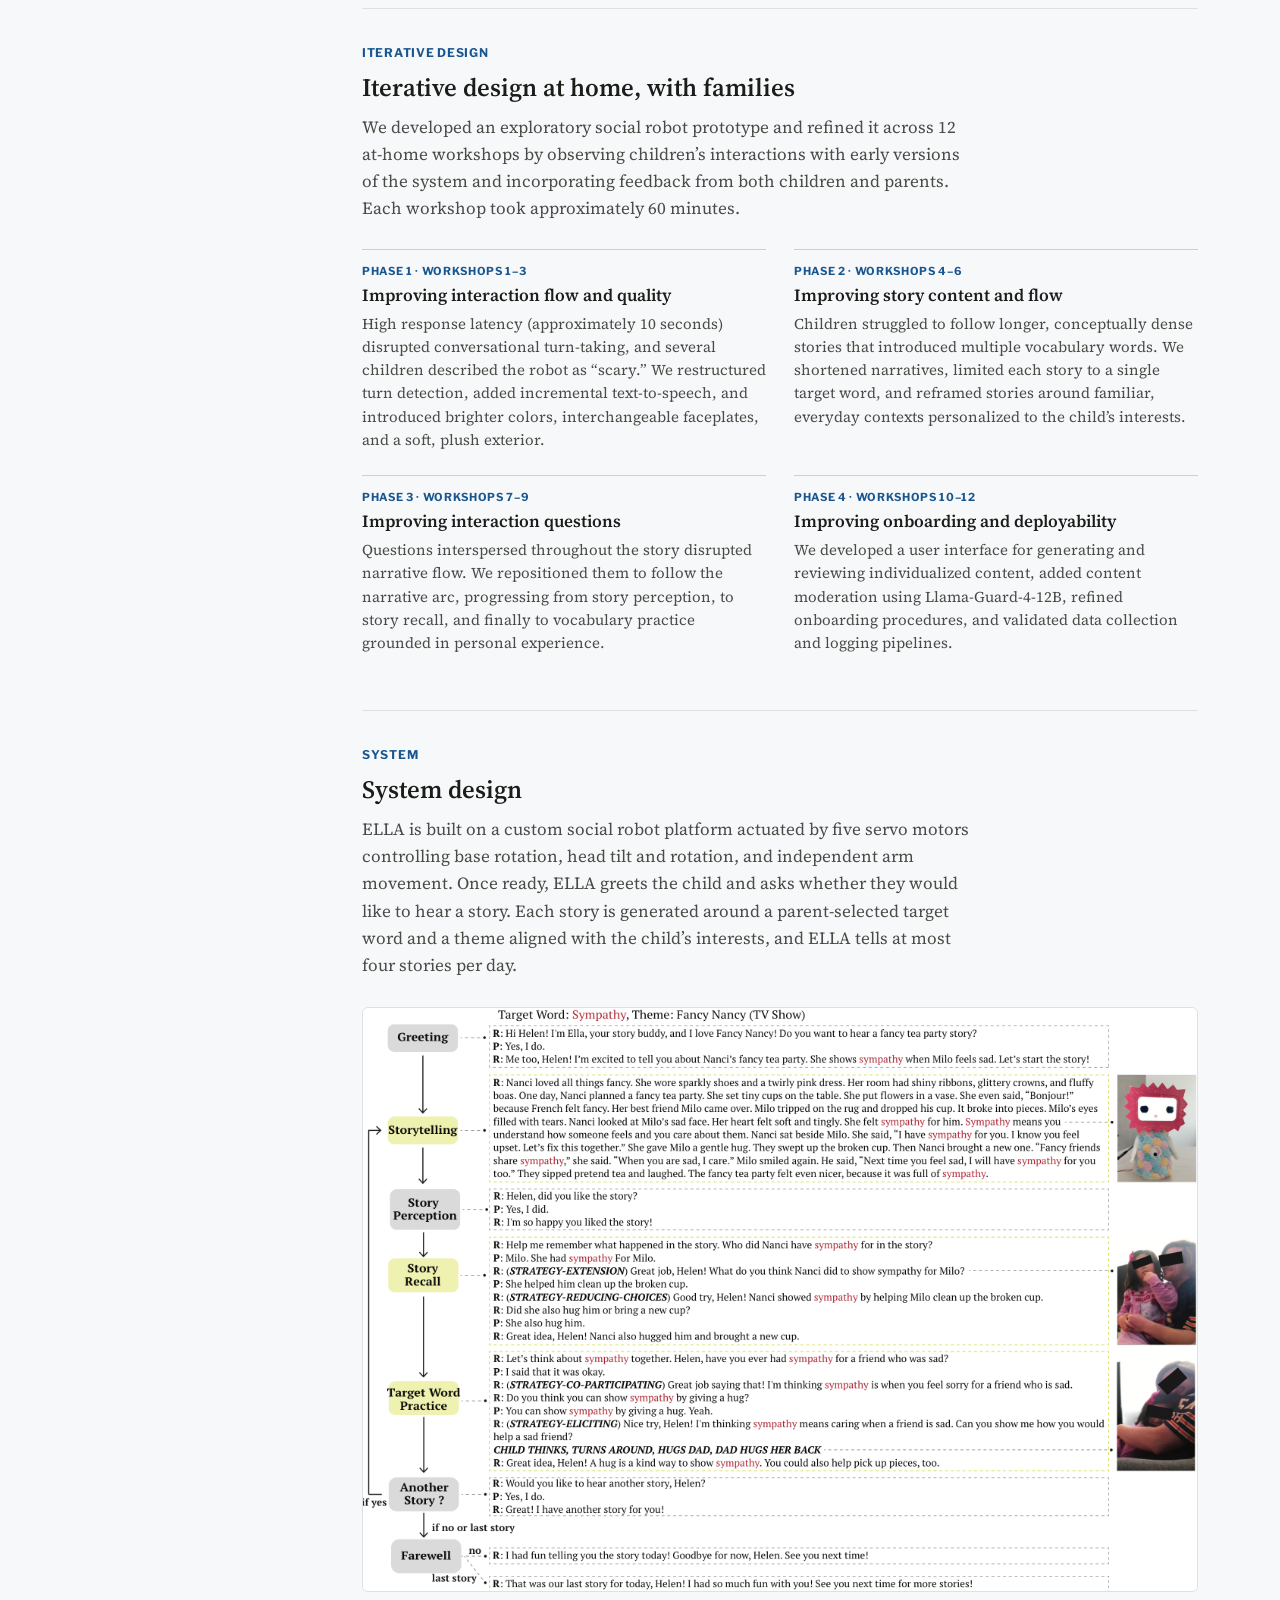
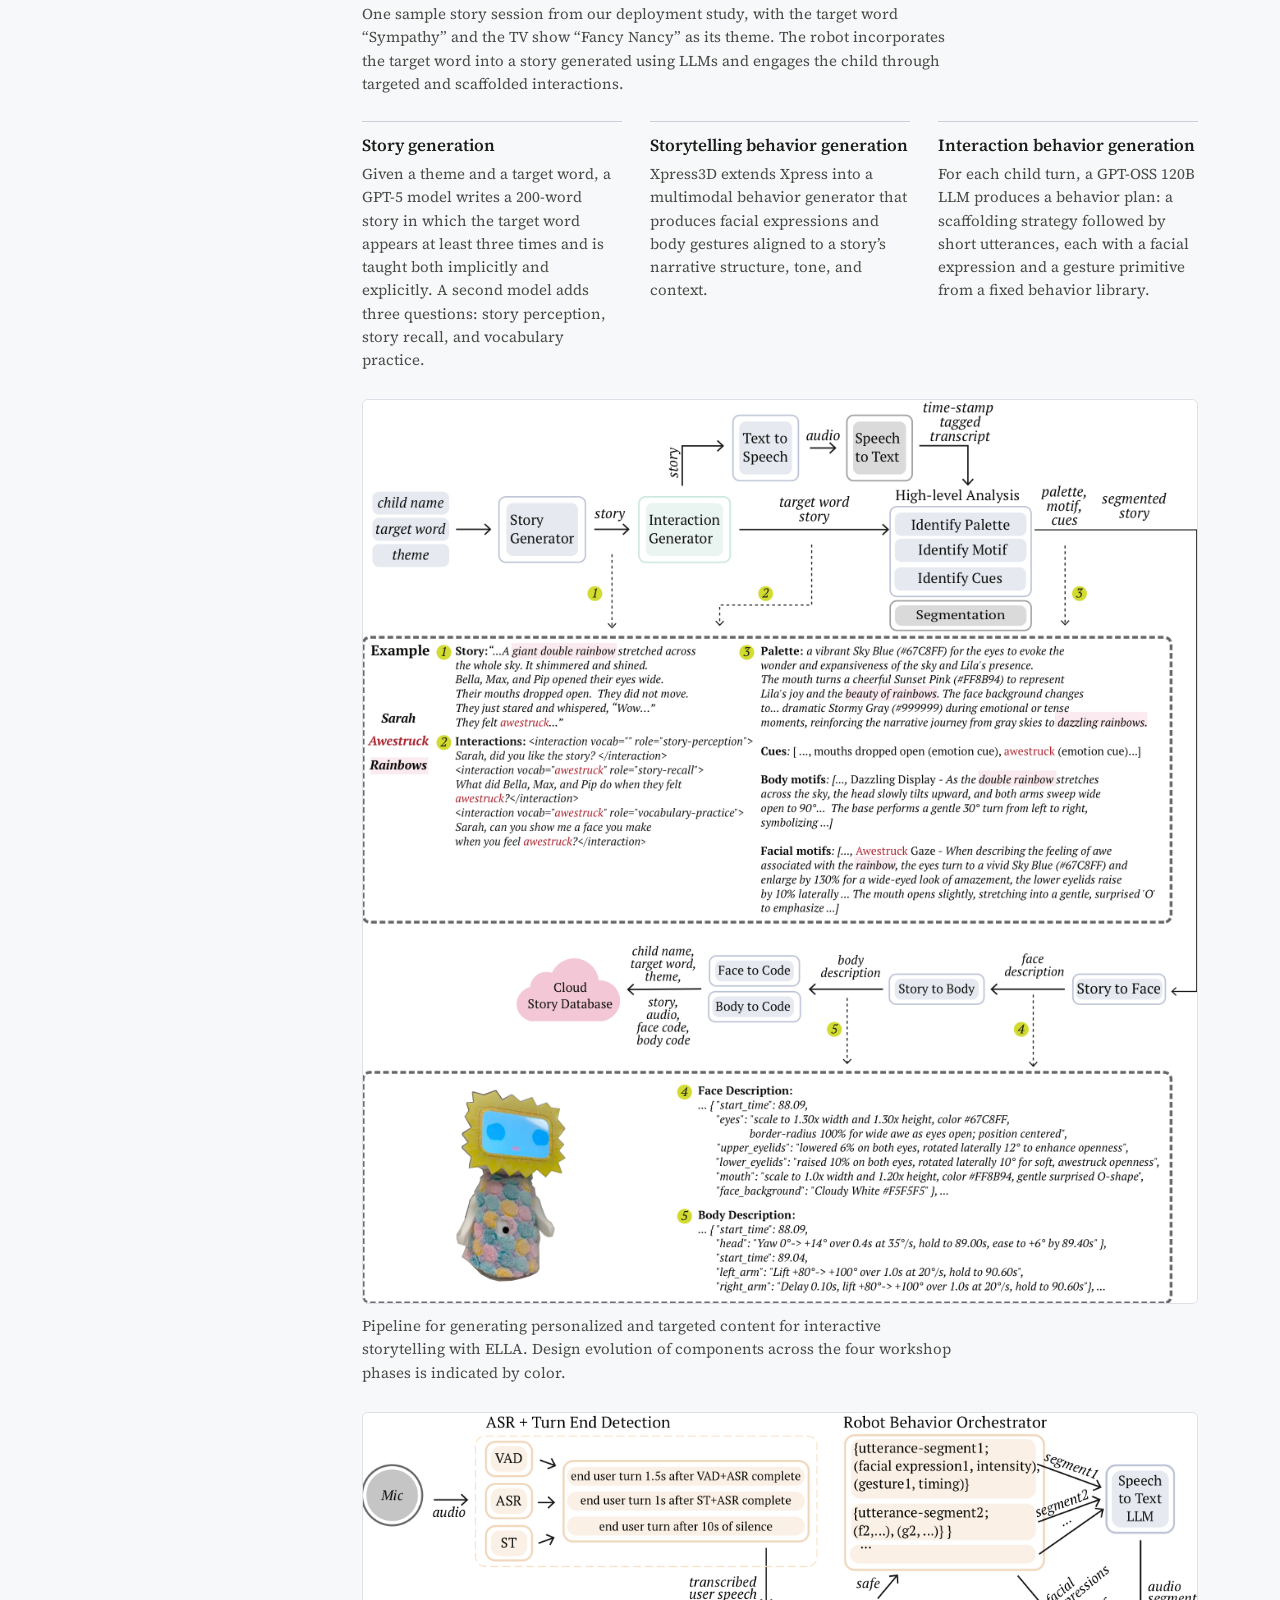
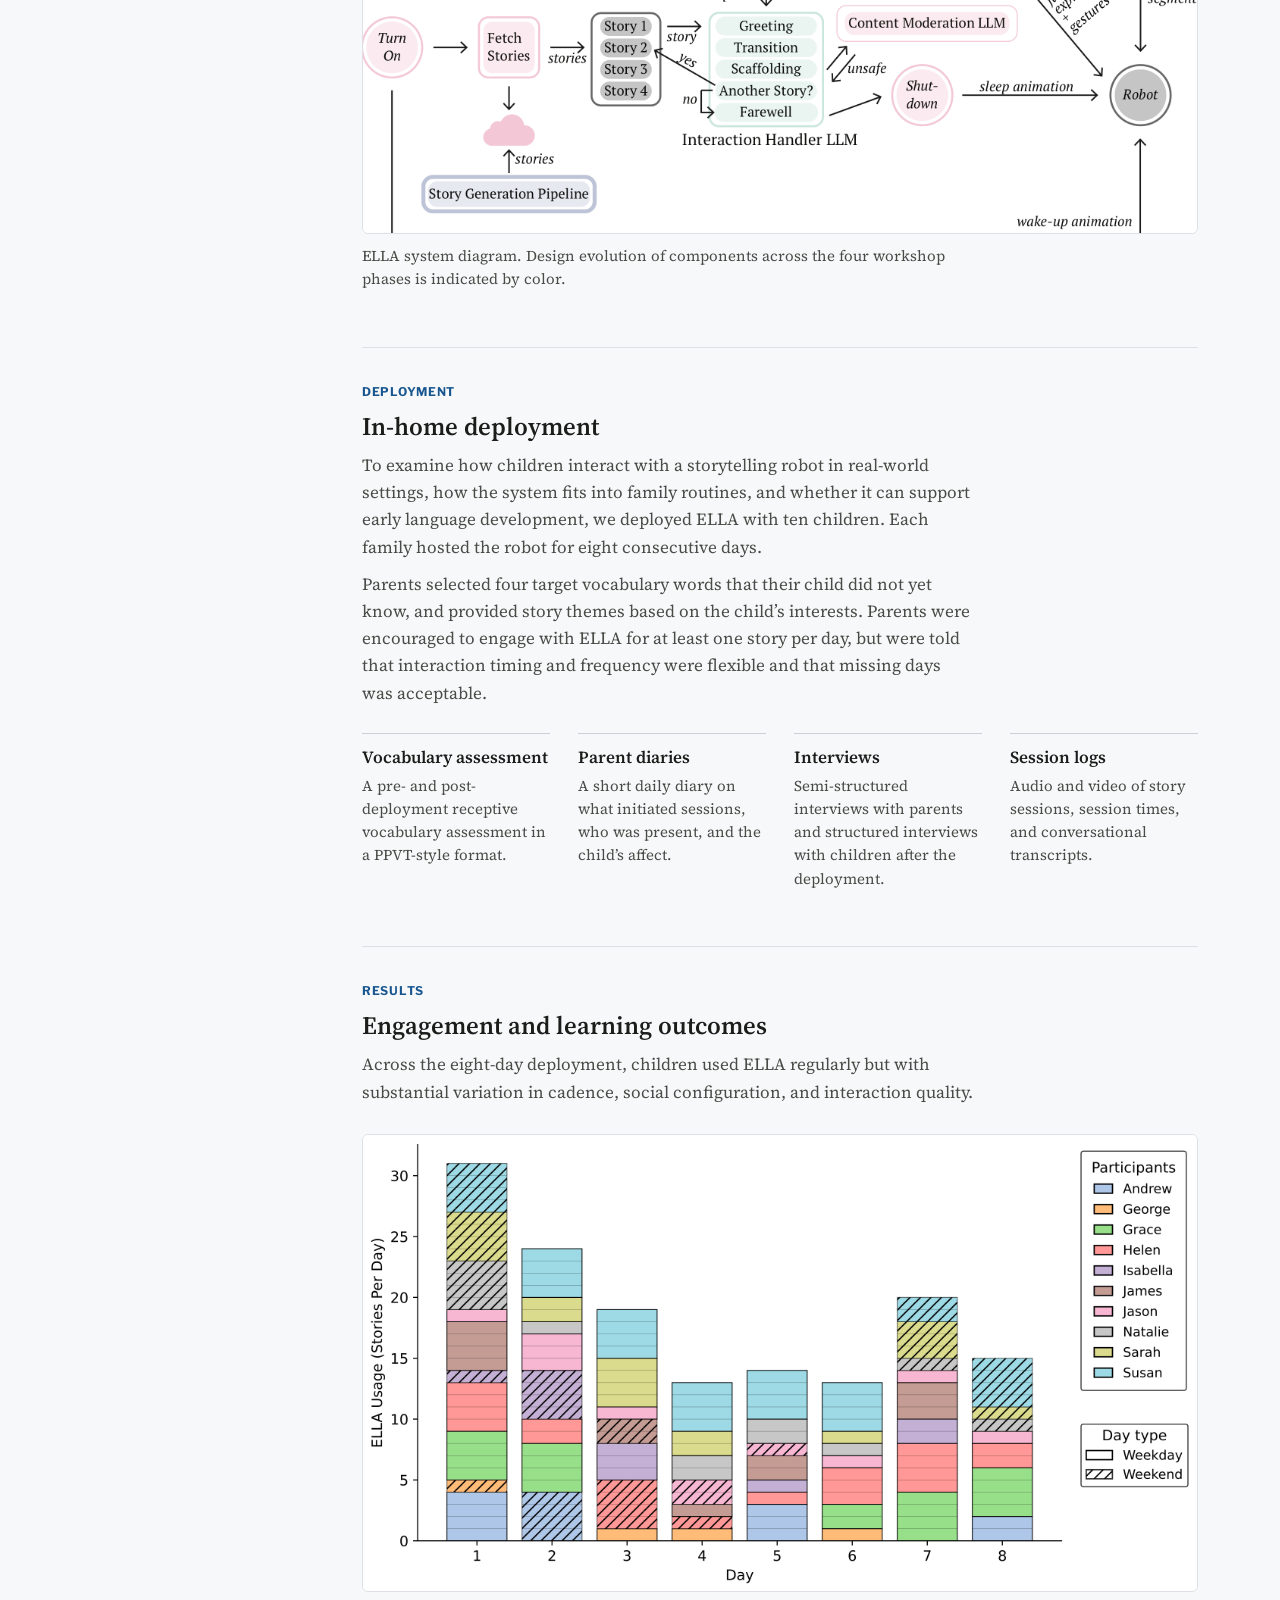
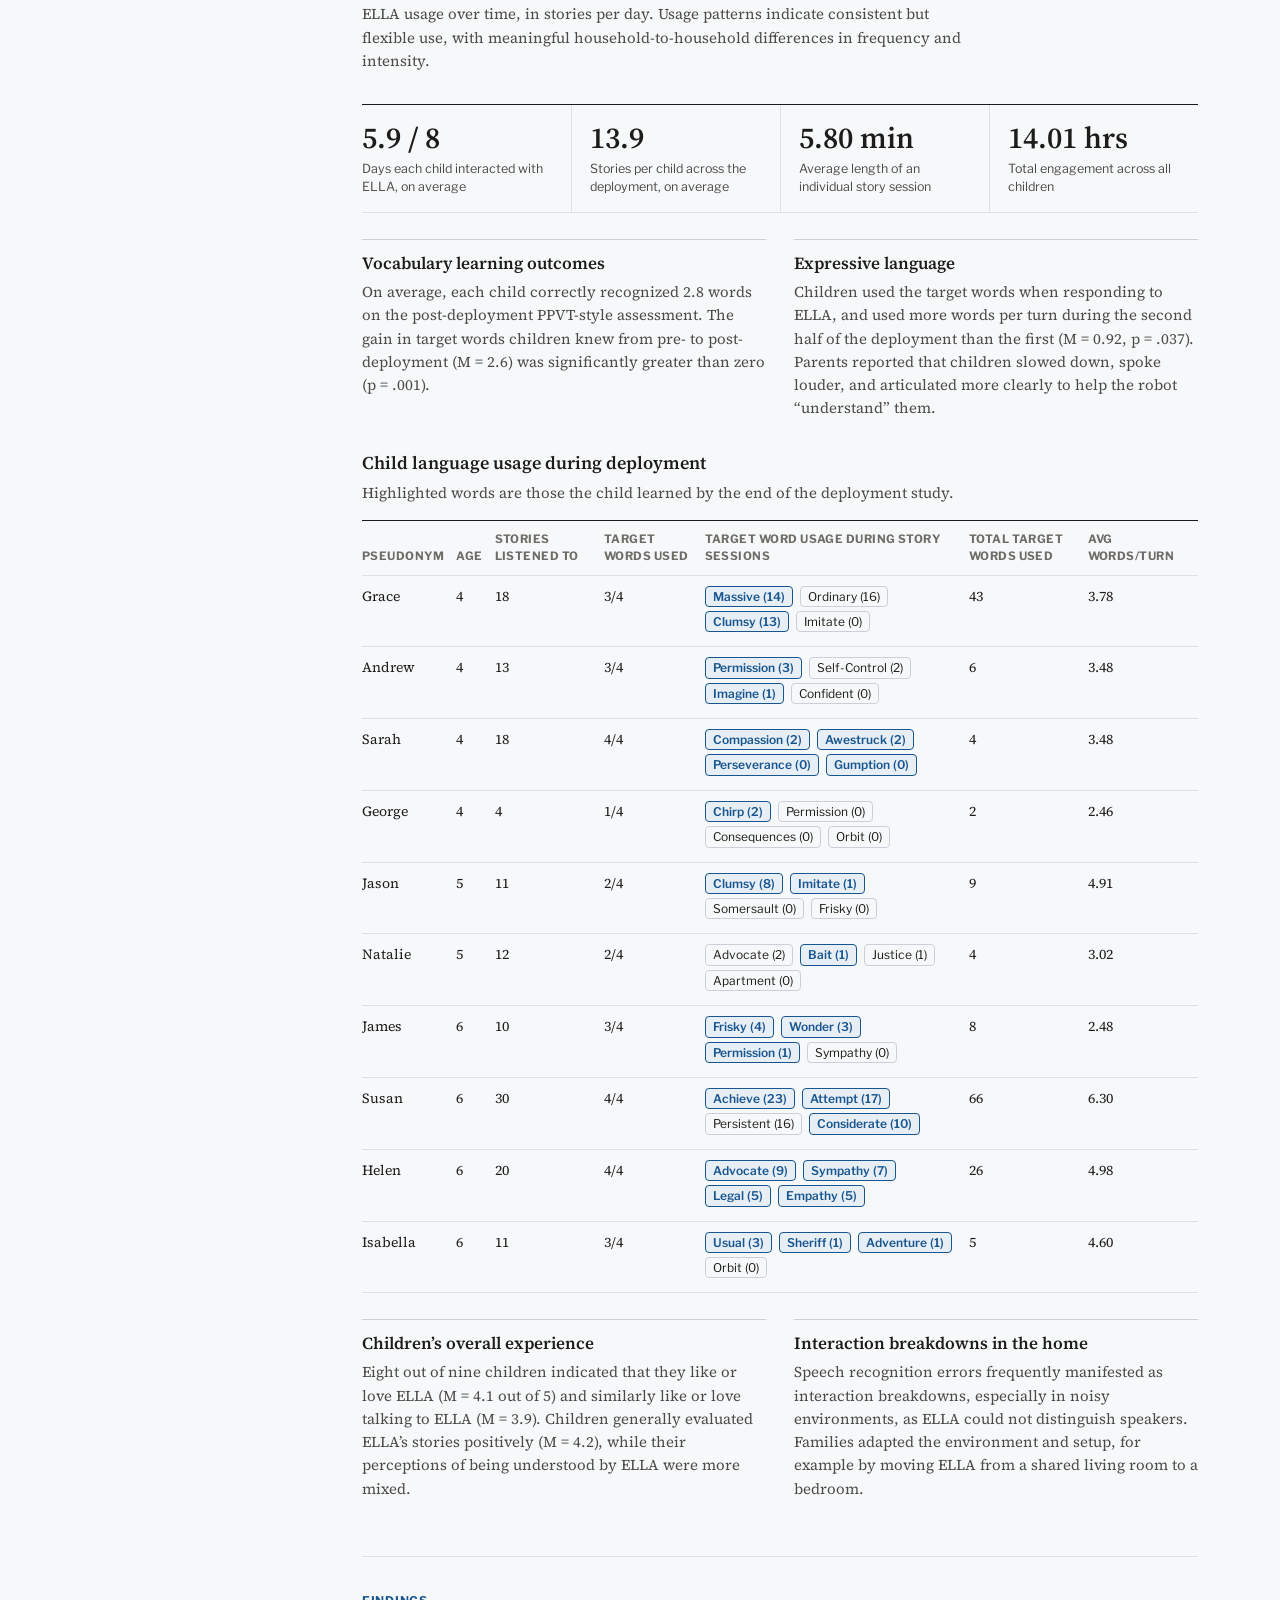
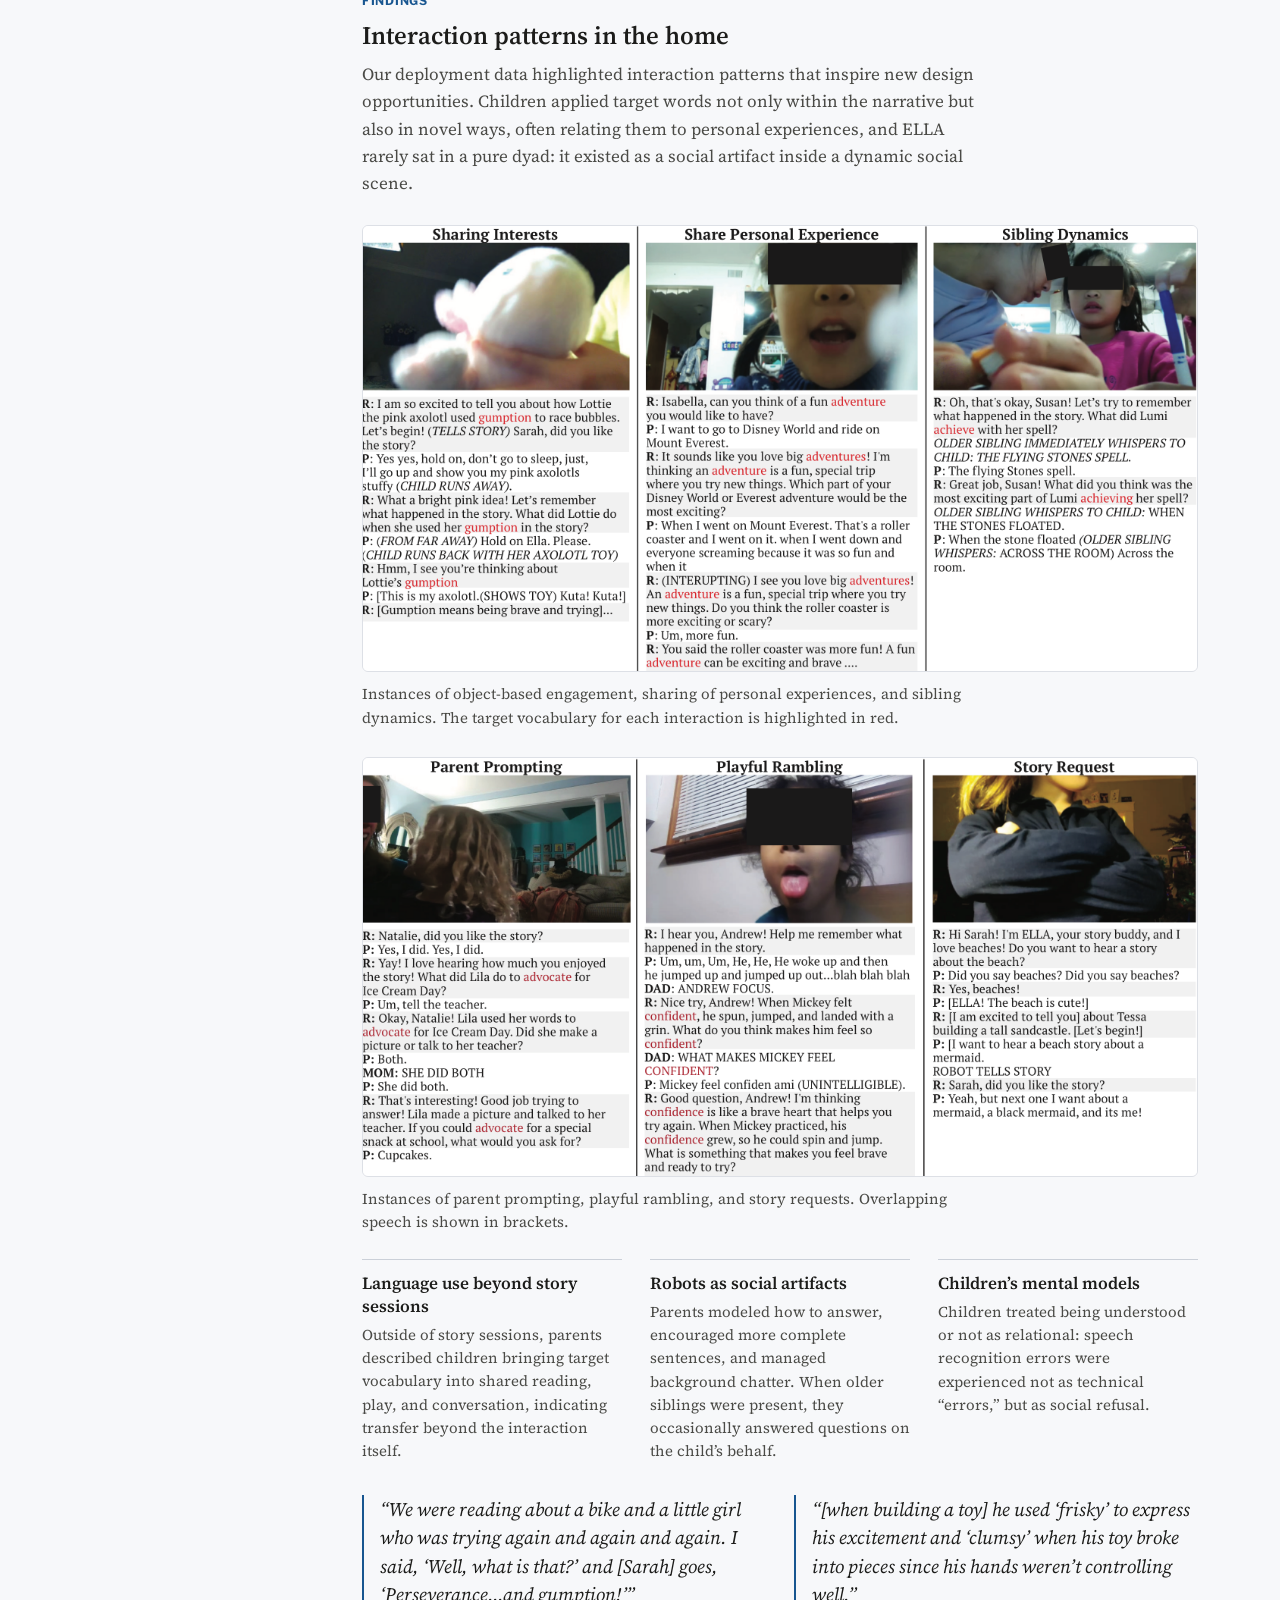
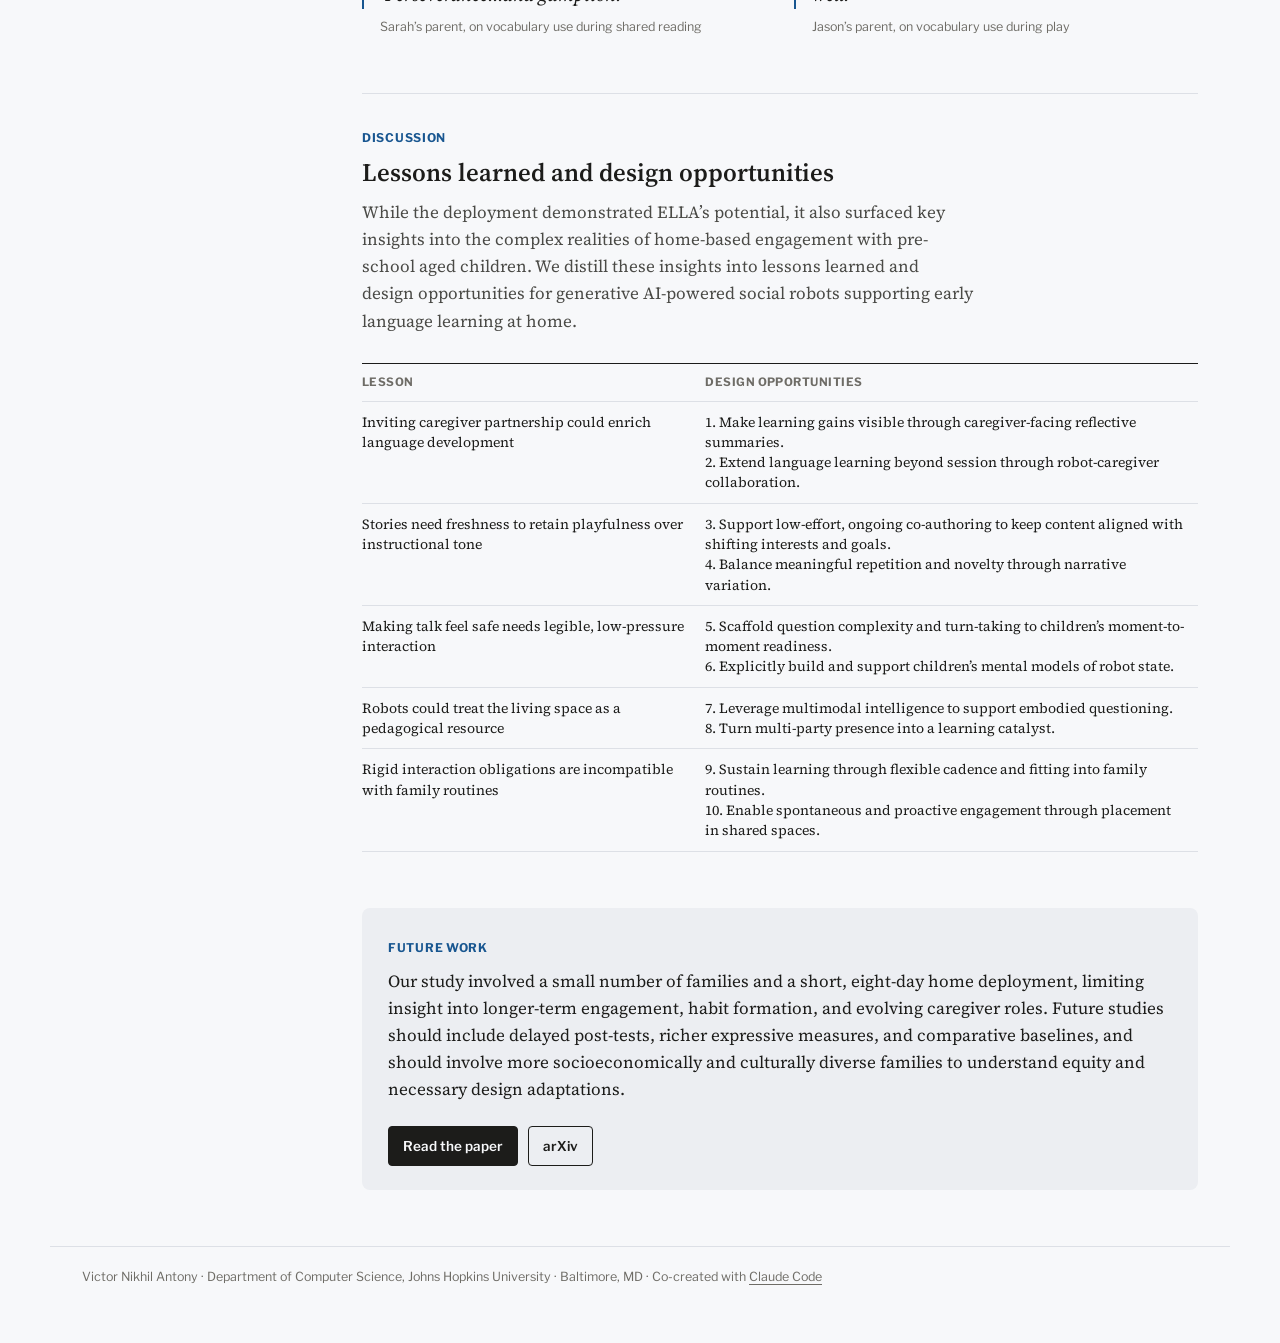
<file: projects/ella.html>
<!DOCTYPE html>
<html lang="en">
<head>
<meta charset="UTF-8">
<meta name="viewport" content="width=device-width, initial-scale=1">
<title>ELLA · Victor Nikhil Antony</title>
<meta name="description" content="ELLA: Generative AI-Powered Social Robots for Early Language Development at Home (ACM IDC 2026). An autonomous, LLM-powered social robot that supports early language development through interactive storytelling.">
<link rel="icon" type="image/x-icon" href="../assets/favicon.ico">
<link rel="preconnect" href="https://fonts.googleapis.com">
<link rel="preconnect" href="https://fonts.gstatic.com" crossorigin>
<link href="https://fonts.googleapis.com/css2?family=Source+Serif+4:ital,opsz,wght@0,8..60,400;0,8..60,600;0,8..60,700;1,8..60,400&amp;family=Libre+Franklin:wght@400;500;600;700&amp;display=swap" rel="stylesheet">
<link href="https://fonts.googleapis.com/css2?family=Noto+Serif+Devanagari:wght@400&amp;family=Noto+Serif+Tamil:wght@400&amp;display=swap" rel="stylesheet">
<link rel="stylesheet" href="../assets/css/site.css">
<link rel="stylesheet" href="../assets/css/project.css">
</head>
<body>

<div class="shell page">
  <aside class="rail">
    <a href="../index.html"><img class="portrait" src="../assets/img/headshot.jpg" alt="Victor Nikhil Antony"></a>
    <p class="name"><a href="../index.html">Victor Nikhil Antony</a></p>
    <p class="alt-name"><span lang="ta">விக்டர்</span> <span lang="hi">निखिल</span> <span lang="ta">ஆண்டனி</span></p>
    <p class="byline">Ph.D. Candidate, Computer Science, Johns Hopkins University</p>
    <nav aria-label="Primary">
      <a href="../index.html#research">Research</a>
      <a href="../publications.html">Publications</a>
      <a href="../index.html#mentoring">Mentoring &amp; Teaching</a>
      <a href="../studio.html" aria-current="true">Studio</a>
      <a href="../assets/pdf/cv.pdf">CV</a>
    </nav>
    <p class="contact">
      <a href="mailto:vantony1@jhu.edu">vantony1@jhu.edu</a><br>
      <a href="https://scholar.google.com/citations?user=g-6V3woAAAAJ&amp;hl=en">Google Scholar</a> · <a href="https://github.com/vantony1">GitHub</a>
    </p>
  </aside>

  <main class="main project">
    <p class="crumb"><a href="../studio.html">Studio</a> / ELLA</p>

    <header class="project-head">
      <span class="kicker">ACM IDC 2026</span>
      <h1>ELLA</h1>
      <p class="dek">ELLA: Generative AI-Powered Social Robots for Early Language Development at Home</p>
      <p class="credits"><b>Victor Nikhil Antony</b>*, Shiye Cao*, Shuning Wang, and Chien-Ming Huang</p>
      <p class="note">*equal contribution</p>
      <div class="tags"><span>Home Deployment</span><span>Early Learning</span><span>Generative AI</span></div>
      <div class="actions">
        <a class="button primary" href="https://doi.org/10.1145/3773077.3806113">Read the paper</a>
        <a class="button" href="https://arxiv.org/abs/2603.12508">arXiv</a>
      </div>
    </header>

    <figure class="fig hero">
      <div class="video wide"><iframe src="https://drive.google.com/file/d/1-VcBec5GJEAZfBw-TG3vyuu6syvBeQ20/preview" title="ELLA project video" loading="lazy" referrerpolicy="strict-origin-when-cross-origin" allow="autoplay" allowfullscreen></iframe></div>
    </figure>

    <div class="side">
      <div>
        <p class="lede">Early language development shapes children’s later literacy and learning, yet many families have limited access to scalable, high-quality support at home. Recent advances in generative AI make it possible for social robots to move beyond scripted interactions and engage children in adaptive, conversational activities, but it remains unclear how to design such systems for pre-schoolers and how children engage with them over time in the home.</p>
        <p class="lede">We present ELLA (Early Language Learning Agent), an autonomous, LLM-powered social robot that supports early language development through interactive storytelling, parent-selected language targets, and scaffolded dialogue. Using a multi-phased, human-centered process, we interviewed parents (n=7) and educators (n=5) and iteratively refined ELLA through twelve in-home design workshops. We then deployed ELLA with ten children for eight days.</p>
      </div>
      <div class="stats col">
        <div class="stat"><b>12</b><span>In-home design workshops with children and their families</span></div>
        <div class="stat"><b>10</b><span>Children, ages 4–6, who each hosted ELLA for eight consecutive days</span></div>
        <div class="stat"><b>320</b><span>Stories generated, spanning 71 unique themes and 32 distinct target words</span></div>
        <div class="stat"><b>2.6</b><span>Average gain in target words known, pre- to post-deployment (p&nbsp;=&nbsp;.001)</span></div>
        <div class="stat"><b>+0.92</b><span>Words per turn in days 5–8 compared with days 1–4 (p&nbsp;=&nbsp;.037)</span></div>
      </div>
    </div>

    <section class="chapter">
      <span class="kicker">Method</span>
      <h2>Design process</h2>
      <p class="lede">We followed a three-phased, human-centered design process to develop a social robot for early language development in children aged 4–6 at home. It addressed two questions: how to design developmentally appropriate interactions for pre-schoolers (RQ1), and how children engage and learn with a generative AI-driven robot over an extended period, at home (RQ2).</p>
      <figure class="fig">
        <img src="../assets/img/ella/overview-hires.png" alt="The three stages: interviews with parents and educators, four phases of in-home workshops, and an eight-day deployment study with introduction, onboarding, deployment, and offboarding steps.">
        <figcaption>To design a social robot to support language development in children ages 4–6, we engaged in a three-stage design process: online interviews, in-home workshops, and an in-home deployment study.</figcaption>
      </figure>
    </section>

    <section class="chapter">
      <span class="kicker">Design context</span>
      <h2>Design goals</h2>
      <p class="lede">We conducted semi-structured interviews with parents (n=7) and educators (n=5) about everyday language-learning practices, observed challenges, instructional strategies, and the constraints shaping language use at home and in classrooms. We synthesized themes from these interviews, along with insights from prior work, into six design goals.</p>
      <div class="points">
        <div class="point"><span class="kicker">DG1</span><h3>Leverage storytelling as a flexible, interest-driven learning context</h3><p>Parents and educators consistently described storytelling as a central pedagogical practice for supporting early language development.</p></div>
        <div class="point"><span class="kicker">DG2</span><h3>Provide repeated, contextualized exposure to vocabulary</h3><p>Educators described revisiting the same stories or themes across days, while parents reported rereading favorite books and repeating words in everyday conversations.</p></div>
        <div class="point"><span class="kicker">DG3</span><h3>Blend explicit and implicit vocabulary instruction</h3><p>Educators discussed target words during read-alouds, while parents interjected short explanations (e.g., “this means...”) without breaking the narrative flow.</p></div>
        <div class="point"><span class="kicker">DG4</span><h3>Support both receptive and expressive language development</h3><p>Children often understand more words than they can articulate. Educators and parents used low-pressure prompting strategies (e.g., fill-in-the-blank questions) without requiring correctness.</p></div>
        <div class="point"><span class="kicker">DG5</span><h3>Scaffold language use to support diverse developmental needs</h3><p>Educators emphasized differentiation, while parents adapted their own prompts based on daily fluctuations in attention and interest.</p></div>
        <div class="point"><span class="kicker">DG6</span><h3>Maintain engagement through expressive storytelling practices</h3><p>Parents and teachers described using expressive prosody, voice modulation, facial expression, and theatrical delivery to maintain children’s attention.</p></div>
      </div>
    </section>

    <section class="chapter">
      <span class="kicker">Iterative design</span>
      <h2>Iterative design at home, with families</h2>
      <p class="lede">We developed an exploratory social robot prototype and refined it across 12 at-home workshops by observing children’s interactions with early versions of the system and incorporating feedback from both children and parents. Each workshop took approximately 60 minutes.</p>
      <div class="points two">
        <div class="point"><span class="kicker">Phase 1 · Workshops 1–3</span><h3>Improving interaction flow and quality</h3><p>High response latency (approximately 10 seconds) disrupted conversational turn-taking, and several children described the robot as “scary.” We restructured turn detection, added incremental text-to-speech, and introduced brighter colors, interchangeable faceplates, and a soft, plush exterior.</p></div>
        <div class="point"><span class="kicker">Phase 2 · Workshops 4–6</span><h3>Improving story content and flow</h3><p>Children struggled to follow longer, conceptually dense stories that introduced multiple vocabulary words. We shortened narratives, limited each story to a single target word, and reframed stories around familiar, everyday contexts personalized to the child’s interests.</p></div>
        <div class="point"><span class="kicker">Phase 3 · Workshops 7–9</span><h3>Improving interaction questions</h3><p>Questions interspersed throughout the story disrupted narrative flow. We repositioned them to follow the narrative arc, progressing from story perception, to story recall, and finally to vocabulary practice grounded in personal experience.</p></div>
        <div class="point"><span class="kicker">Phase 4 · Workshops 10–12</span><h3>Improving onboarding and deployability</h3><p>We developed a user interface for generating and reviewing individualized content, added content moderation using Llama-Guard-4-12B, refined onboarding procedures, and validated data collection and logging pipelines.</p></div>
      </div>
    </section>

    <section class="chapter">
      <span class="kicker">System</span>
      <h2>System design</h2>
      <p class="lede">ELLA is built on a custom social robot platform actuated by five servo motors controlling base rotation, head tilt and rotation, and independent arm movement. Once ready, ELLA greets the child and asks whether they would like to hear a story. Each story is generated around a parent-selected target word and a theme aligned with the child’s interests, and ELLA tells at most four stories per day.</p>
      <figure class="fig">
        <img src="../assets/img/ella/story-session-example-hires.png" alt="A full story session transcript with stages: greeting, storytelling, story perception, story recall, target word practice, another story, and farewell. The target word is sympathy and the theme is Fancy Nancy.">
        <figcaption>One sample story session from our deployment study, with the target word “Sympathy” and the TV show “Fancy Nancy” as its theme. The robot incorporates the target word into a story generated using LLMs and engages the child through targeted and scaffolded interactions.</figcaption>
      </figure>
      <div class="points">
        <div class="point"><h3>Story generation</h3><p>Given a theme and a target word, a GPT-5 model writes a 200-word story in which the target word appears at least three times and is taught both implicitly and explicitly. A second model adds three questions: story perception, story recall, and vocabulary practice.</p></div>
        <div class="point"><h3>Storytelling behavior generation</h3><p>Xpress3D extends Xpress into a multimodal behavior generator that produces facial expressions and body gestures aligned to a story’s narrative structure, tone, and context.</p></div>
        <div class="point"><h3>Interaction behavior generation</h3><p>For each child turn, a GPT-OSS 120B LLM produces a behavior plan: a scaffolding strategy followed by short utterances, each with a facial expression and a gesture primitive from a fixed behavior library.</p></div>
      </div>
      <figure class="fig">
        <img src="../assets/img/ella/pipeline-hires.png" alt="The content generation pipeline from child name, target word, and theme through story and interaction generation, text to speech, high-level analysis, face and body descriptions, and code, to a cloud story database.">
        <figcaption>Pipeline for generating personalized and targeted content for interactive storytelling with ELLA. Design evolution of components across the four workshop phases is indicated by color.</figcaption>
      </figure>
      <figure class="fig">
        <img src="../assets/img/ella/system-hires.png" alt="ELLA system diagram with turn-end detection, the interaction handler LLM, content moderation, the robot behavior orchestrator, and the story generation pipeline.">
        <figcaption>ELLA system diagram. Design evolution of components across the four workshop phases is indicated by color.</figcaption>
      </figure>
    </section>

    <section class="chapter">
      <span class="kicker">Deployment</span>
      <h2>In-home deployment</h2>
      <p class="lede">To examine how children interact with a storytelling robot in real-world settings, how the system fits into family routines, and whether it can support early language development, we deployed ELLA with ten children. Each family hosted the robot for eight consecutive days.</p>
      <p class="lede">Parents selected four target vocabulary words that their child did not yet know, and provided story themes based on the child’s interests. Parents were encouraged to engage with ELLA for at least one story per day, but were told that interaction timing and frequency were flexible and that missing days was acceptable.</p>
      <div class="points four">
        <div class="point"><h3>Vocabulary assessment</h3><p>A pre- and post-deployment receptive vocabulary assessment in a PPVT-style format.</p></div>
        <div class="point"><h3>Parent diaries</h3><p>A short daily diary on what initiated sessions, who was present, and the child’s affect.</p></div>
        <div class="point"><h3>Interviews</h3><p>Semi-structured interviews with parents and structured interviews with children after the deployment.</p></div>
        <div class="point"><h3>Session logs</h3><p>Audio and video of story sessions, session times, and conversational transcripts.</p></div>
      </div>
    </section>

    <section class="chapter">
      <span class="kicker">Results</span>
      <h2>Engagement and learning outcomes</h2>
      <p class="lede">Across the eight-day deployment, children used ELLA regularly but with substantial variation in cadence, social configuration, and interaction quality.</p>
      <figure class="fig">
        <img src="../assets/img/ella/ella-usage-hires.png" alt="Stacked bar chart of stories per day across the eight days, broken down by child and by weekday or weekend.">
        <figcaption>ELLA usage over time, in stories per day. Usage patterns indicate consistent but flexible use, with meaningful household-to-household differences in frequency and intensity.</figcaption>
      </figure>
      <div class="stats">
        <div class="stat"><b>5.9 / 8</b><span>Days each child interacted with ELLA, on average</span></div>
        <div class="stat"><b>13.9</b><span>Stories per child across the deployment, on average</span></div>
        <div class="stat"><b>5.80 min</b><span>Average length of an individual story session</span></div>
        <div class="stat"><b>14.01 hrs</b><span>Total engagement across all children</span></div>
      </div>
      <div class="points two">
        <div class="point"><h3>Vocabulary learning outcomes</h3><p>On average, each child correctly recognized 2.8 words on the post-deployment PPVT-style assessment. The gain in target words children knew from pre- to post-deployment (M = 2.6) was significantly greater than zero (p = .001).</p></div>
        <div class="point"><h3>Expressive language</h3><p>Children used the target words when responding to ELLA, and used more words per turn during the second half of the deployment than the first (M = 0.92, p = .037). Parents reported that children slowed down, spoke louder, and articulated more clearly to help the robot “understand” them.</p></div>
      </div>
      <div class="table-wrap">
        <h3>Child language usage during deployment</h3>
        <p>Highlighted words are those the child learned by the end of the deployment study.</p>
        <div class="table-scroll">
          <table class="data">
            <thead>
              <tr>
                <th>Pseudonym</th>
                <th>Age</th>
                <th>Stories listened to</th>
                <th>Target words used</th>
                <th>Target word usage during story sessions</th>
                <th>Total target words used</th>
                <th>Avg words/turn</th>
              </tr>
            </thead>
            <tbody>
              <tr>
                <td>Grace</td>
                <td>4</td>
                <td>18</td>
                <td>3/4</td>
                <td><span class="chip on">Massive (14)</span> <span class="chip">Ordinary (16)</span> <span class="chip on">Clumsy (13)</span> <span class="chip">Imitate (0)</span></td>
                <td>43</td>
                <td>3.78</td>
              </tr>
              <tr>
                <td>Andrew</td>
                <td>4</td>
                <td>13</td>
                <td>3/4</td>
                <td><span class="chip on">Permission (3)</span> <span class="chip">Self-Control (2)</span> <span class="chip on">Imagine (1)</span> <span class="chip">Confident (0)</span></td>
                <td>6</td>
                <td>3.48</td>
              </tr>
              <tr>
                <td>Sarah</td>
                <td>4</td>
                <td>18</td>
                <td>4/4</td>
                <td><span class="chip on">Compassion (2)</span> <span class="chip on">Awestruck (2)</span> <span class="chip on">Perseverance (0)</span> <span class="chip on">Gumption (0)</span></td>
                <td>4</td>
                <td>3.48</td>
              </tr>
              <tr>
                <td>George</td>
                <td>4</td>
                <td>4</td>
                <td>1/4</td>
                <td><span class="chip on">Chirp (2)</span> <span class="chip">Permission (0)</span> <span class="chip">Consequences (0)</span> <span class="chip">Orbit (0)</span></td>
                <td>2</td>
                <td>2.46</td>
              </tr>
              <tr>
                <td>Jason</td>
                <td>5</td>
                <td>11</td>
                <td>2/4</td>
                <td><span class="chip on">Clumsy (8)</span> <span class="chip on">Imitate (1)</span> <span class="chip">Somersault (0)</span> <span class="chip">Frisky (0)</span></td>
                <td>9</td>
                <td>4.91</td>
              </tr>
              <tr>
                <td>Natalie</td>
                <td>5</td>
                <td>12</td>
                <td>2/4</td>
                <td><span class="chip">Advocate (2)</span> <span class="chip on">Bait (1)</span> <span class="chip">Justice (1)</span> <span class="chip">Apartment (0)</span></td>
                <td>4</td>
                <td>3.02</td>
              </tr>
              <tr>
                <td>James</td>
                <td>6</td>
                <td>10</td>
                <td>3/4</td>
                <td><span class="chip on">Frisky (4)</span> <span class="chip on">Wonder (3)</span> <span class="chip on">Permission (1)</span> <span class="chip">Sympathy (0)</span></td>
                <td>8</td>
                <td>2.48</td>
              </tr>
              <tr>
                <td>Susan</td>
                <td>6</td>
                <td>30</td>
                <td>4/4</td>
                <td><span class="chip on">Achieve (23)</span> <span class="chip on">Attempt (17)</span> <span class="chip">Persistent (16)</span> <span class="chip on">Considerate (10)</span></td>
                <td>66</td>
                <td>6.30</td>
              </tr>
              <tr>
                <td>Helen</td>
                <td>6</td>
                <td>20</td>
                <td>4/4</td>
                <td><span class="chip on">Advocate (9)</span> <span class="chip on">Sympathy (7)</span> <span class="chip on">Legal (5)</span> <span class="chip on">Empathy (5)</span></td>
                <td>26</td>
                <td>4.98</td>
              </tr>
              <tr>
                <td>Isabella</td>
                <td>6</td>
                <td>11</td>
                <td>3/4</td>
                <td><span class="chip on">Usual (3)</span> <span class="chip on">Sheriff (1)</span> <span class="chip on">Adventure (1)</span> <span class="chip">Orbit (0)</span></td>
                <td>5</td>
                <td>4.60</td>
              </tr>
            </tbody>
          </table>
        </div>
      </div>
      <div class="points two">
        <div class="point"><h3>Children’s overall experience</h3><p>Eight out of nine children indicated that they like or love ELLA (M = 4.1 out of 5) and similarly like or love talking to ELLA (M = 3.9). Children generally evaluated ELLA’s stories positively (M = 4.2), while their perceptions of being understood by ELLA were more mixed.</p></div>
        <div class="point"><h3>Interaction breakdowns in the home</h3><p>Speech recognition errors frequently manifested as interaction breakdowns, especially in noisy environments, as ELLA could not distinguish speakers. Families adapted the environment and setup, for example by moving ELLA from a shared living room to a bedroom.</p></div>
      </div>
    </section>

    <section class="chapter">
      <span class="kicker">Findings</span>
      <h2>Interaction patterns in the home</h2>
      <p class="lede">Our deployment data highlighted interaction patterns that inspire new design opportunities. Children applied target words not only within the narrative but also in novel ways, often relating them to personal experiences, and ELLA rarely sat in a pure dyad: it existed as a social artifact inside a dynamic social scene.</p>
      <figure class="fig">
        <img src="../assets/img/ella/interaction-examples-hires.png" alt="Three transcripts with video stills: a child fetching her axolotl toy, a child sharing a roller coaster experience, and an older sibling whispering answers.">
        <figcaption>Instances of object-based engagement, sharing of personal experiences, and sibling dynamics. The target vocabulary for each interaction is highlighted in red.</figcaption>
      </figure>
      <figure class="fig">
        <img src="../assets/img/ella/interaction-examples-2-hires.png" alt="Three transcripts with video stills: a parent repeating an answer, a child rambling while his father prompts him, and a child requesting a mermaid story.">
        <figcaption>Instances of parent prompting, playful rambling, and story requests. Overlapping speech is shown in brackets.</figcaption>
      </figure>
      <div class="points">
        <div class="point"><h3>Language use beyond story sessions</h3><p>Outside of story sessions, parents described children bringing target vocabulary into shared reading, play, and conversation, indicating transfer beyond the interaction itself.</p></div>
        <div class="point"><h3>Robots as social artifacts</h3><p>Parents modeled how to answer, encouraged more complete sentences, and managed background chatter. When older siblings were present, they occasionally answered questions on the child’s behalf.</p></div>
        <div class="point"><h3>Children’s mental models</h3><p>Children treated being understood or not as relational: speech recognition errors were experienced not as technical “errors,” but as social refusal.</p></div>
      </div>
      <div class="quotes">
        <div class="quote">
          <blockquote>“We were reading about a bike and a little girl who was trying again and again and again. I said, ‘Well, what is that?’ and [Sarah] goes, ‘Perseverance...and gumption!’”</blockquote>
          <p>Sarah’s parent, on vocabulary use during shared reading</p>
        </div>
        <div class="quote">
          <blockquote>“[when building a toy] he used ‘frisky’ to express his excitement and ‘clumsy’ when his toy broke into pieces since his hands weren’t controlling well.”</blockquote>
          <p>Jason’s parent, on vocabulary use during play</p>
        </div>
      </div>
    </section>

    <section class="chapter">
      <span class="kicker">Discussion</span>
      <h2>Lessons learned and design opportunities</h2>
      <p class="lede">While the deployment demonstrated ELLA’s potential, it also surfaced key insights into the complex realities of home-based engagement with pre-school aged children. We distill these insights into lessons learned and design opportunities for generative AI-powered social robots supporting early language learning at home.</p>
      <div class="table-wrap">
        <div class="table-scroll">
          <table class="data">
            <thead>
              <tr>
                <th>Lesson</th>
                <th>Design opportunities</th>
              </tr>
            </thead>
            <tbody>
              <tr>
                <td>Inviting caregiver partnership could enrich language development</td>
                <td>1. Make learning gains visible through caregiver-facing reflective summaries.<br>2. Extend language learning beyond session through robot-caregiver collaboration.</td>
              </tr>
              <tr>
                <td>Stories need freshness to retain playfulness over instructional tone</td>
                <td>3. Support low-effort, ongoing co-authoring to keep content aligned with shifting interests and goals.<br>4. Balance meaningful repetition and novelty through narrative variation.</td>
              </tr>
              <tr>
                <td>Making talk feel safe needs legible, low-pressure interaction</td>
                <td>5. Scaffold question complexity and turn-taking to children’s moment-to-moment readiness.<br>6. Explicitly build and support children’s mental models of robot state.</td>
              </tr>
              <tr>
                <td>Robots could treat the living space as a pedagogical resource</td>
                <td>7. Leverage multimodal intelligence to support embodied questioning.<br>8. Turn multi-party presence into a learning catalyst.</td>
              </tr>
              <tr>
                <td>Rigid interaction obligations are incompatible with family routines</td>
                <td>9. Sustain learning through flexible cadence and fitting into family routines.<br>10. Enable spontaneous and proactive engagement through placement in shared spaces.</td>
              </tr>
            </tbody>
          </table>
        </div>
      </div>
    </section>

    <aside class="callout">
      <span class="kicker">Future work</span>
      <p>Our study involved a small number of families and a short, eight-day home deployment, limiting insight into longer-term engagement, habit formation, and evolving caregiver roles. Future studies should include delayed post-tests, richer expressive measures, and comparative baselines, and should involve more socioeconomically and culturally diverse families to understand equity and necessary design adaptations.</p>
      <div class="actions">
        <a class="button primary" href="https://doi.org/10.1145/3773077.3806113">Read the paper</a>
        <a class="button" href="https://arxiv.org/abs/2603.12508">arXiv</a>
      </div>
    </aside>
  </main>
</div>

<footer class="site page">Victor Nikhil Antony · Department of Computer Science, Johns Hopkins University · Baltimore, MD · Co-created with <a href="https://claude.com/claude-code">Claude Code</a></footer>

</body>
</html>
</file>
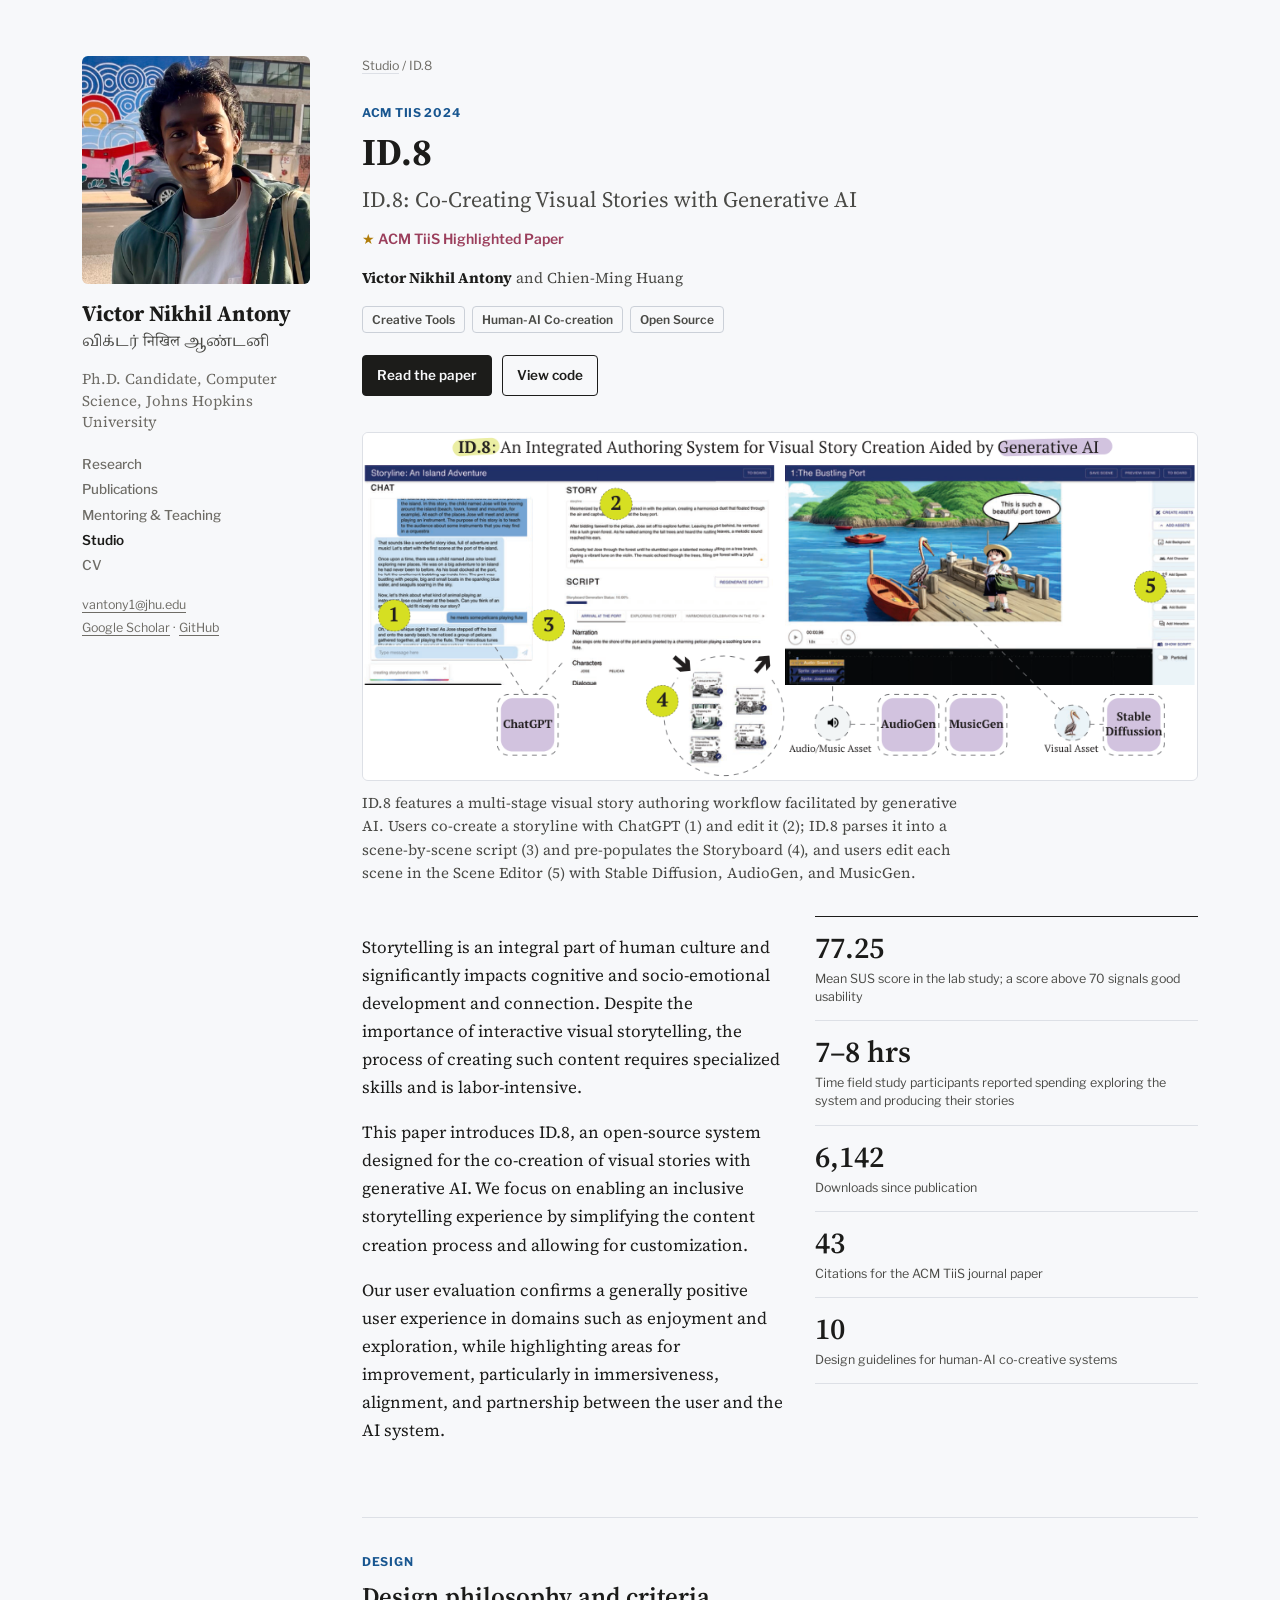
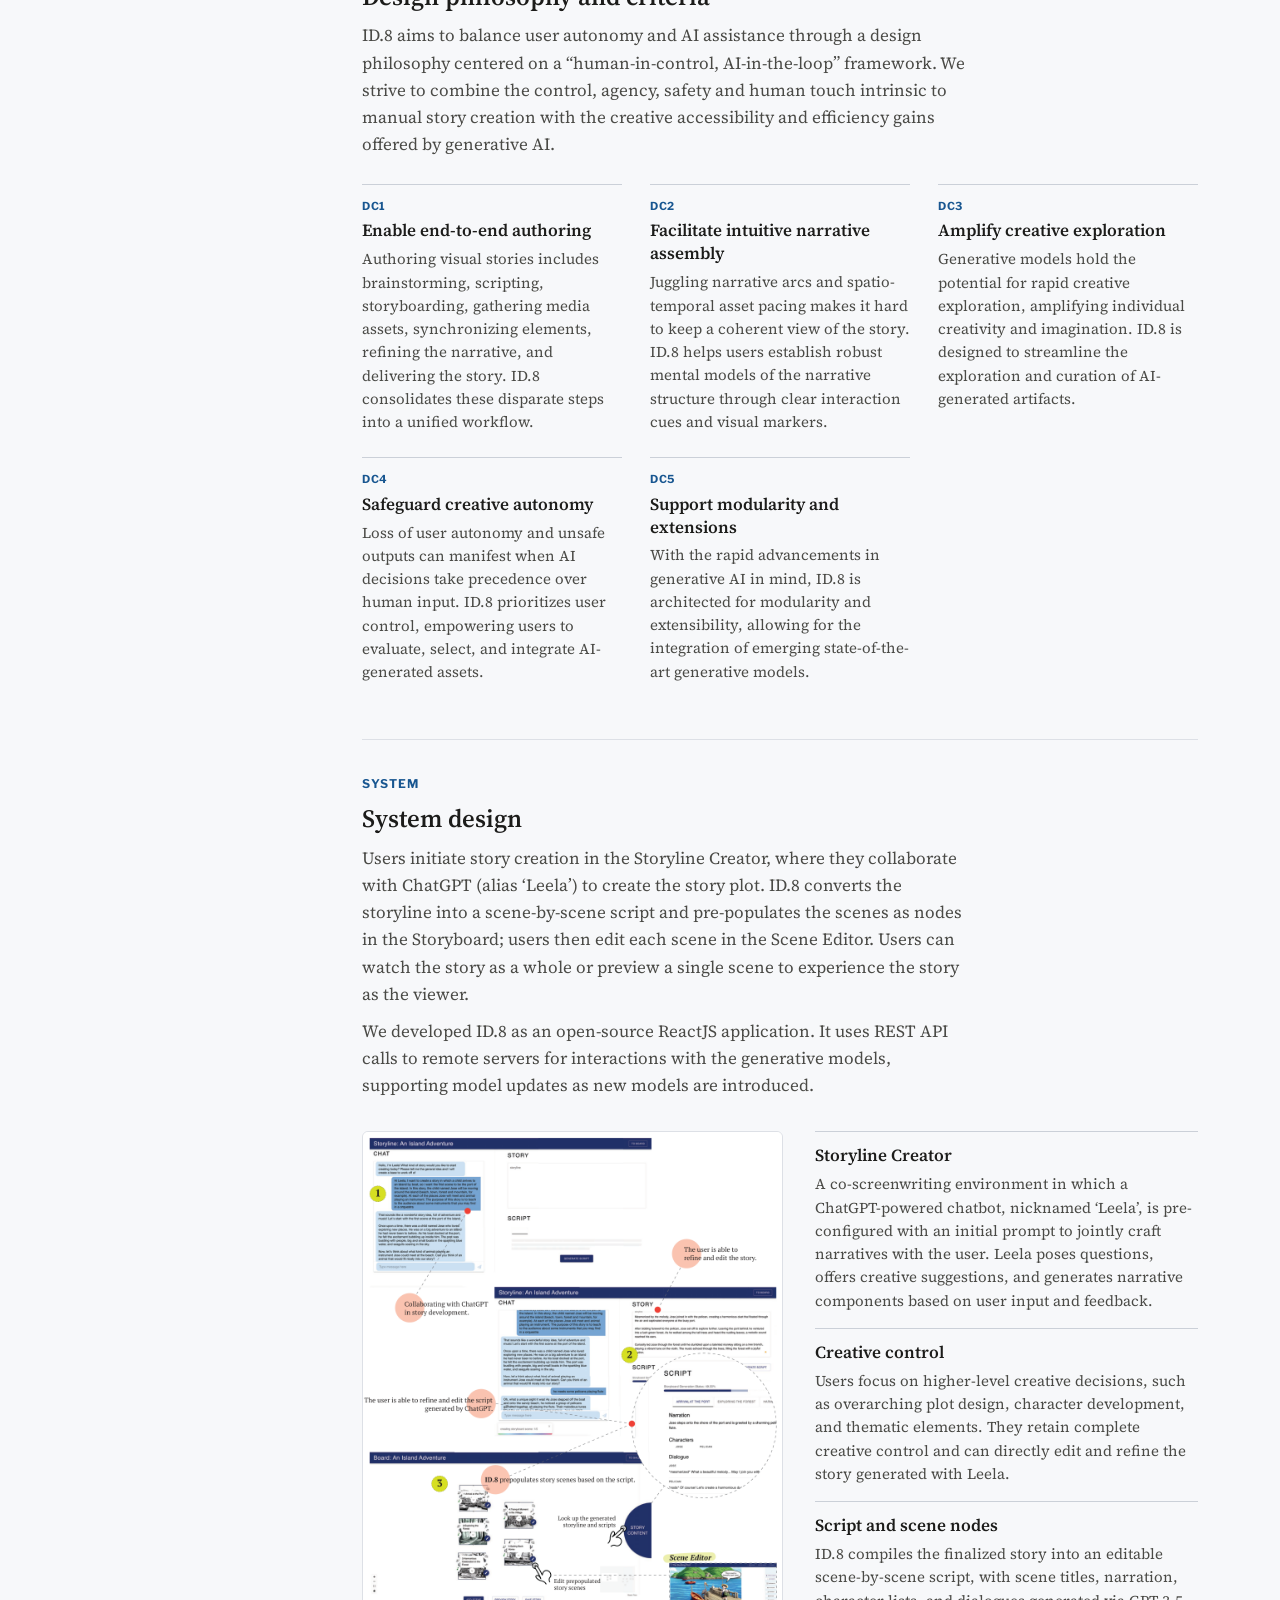
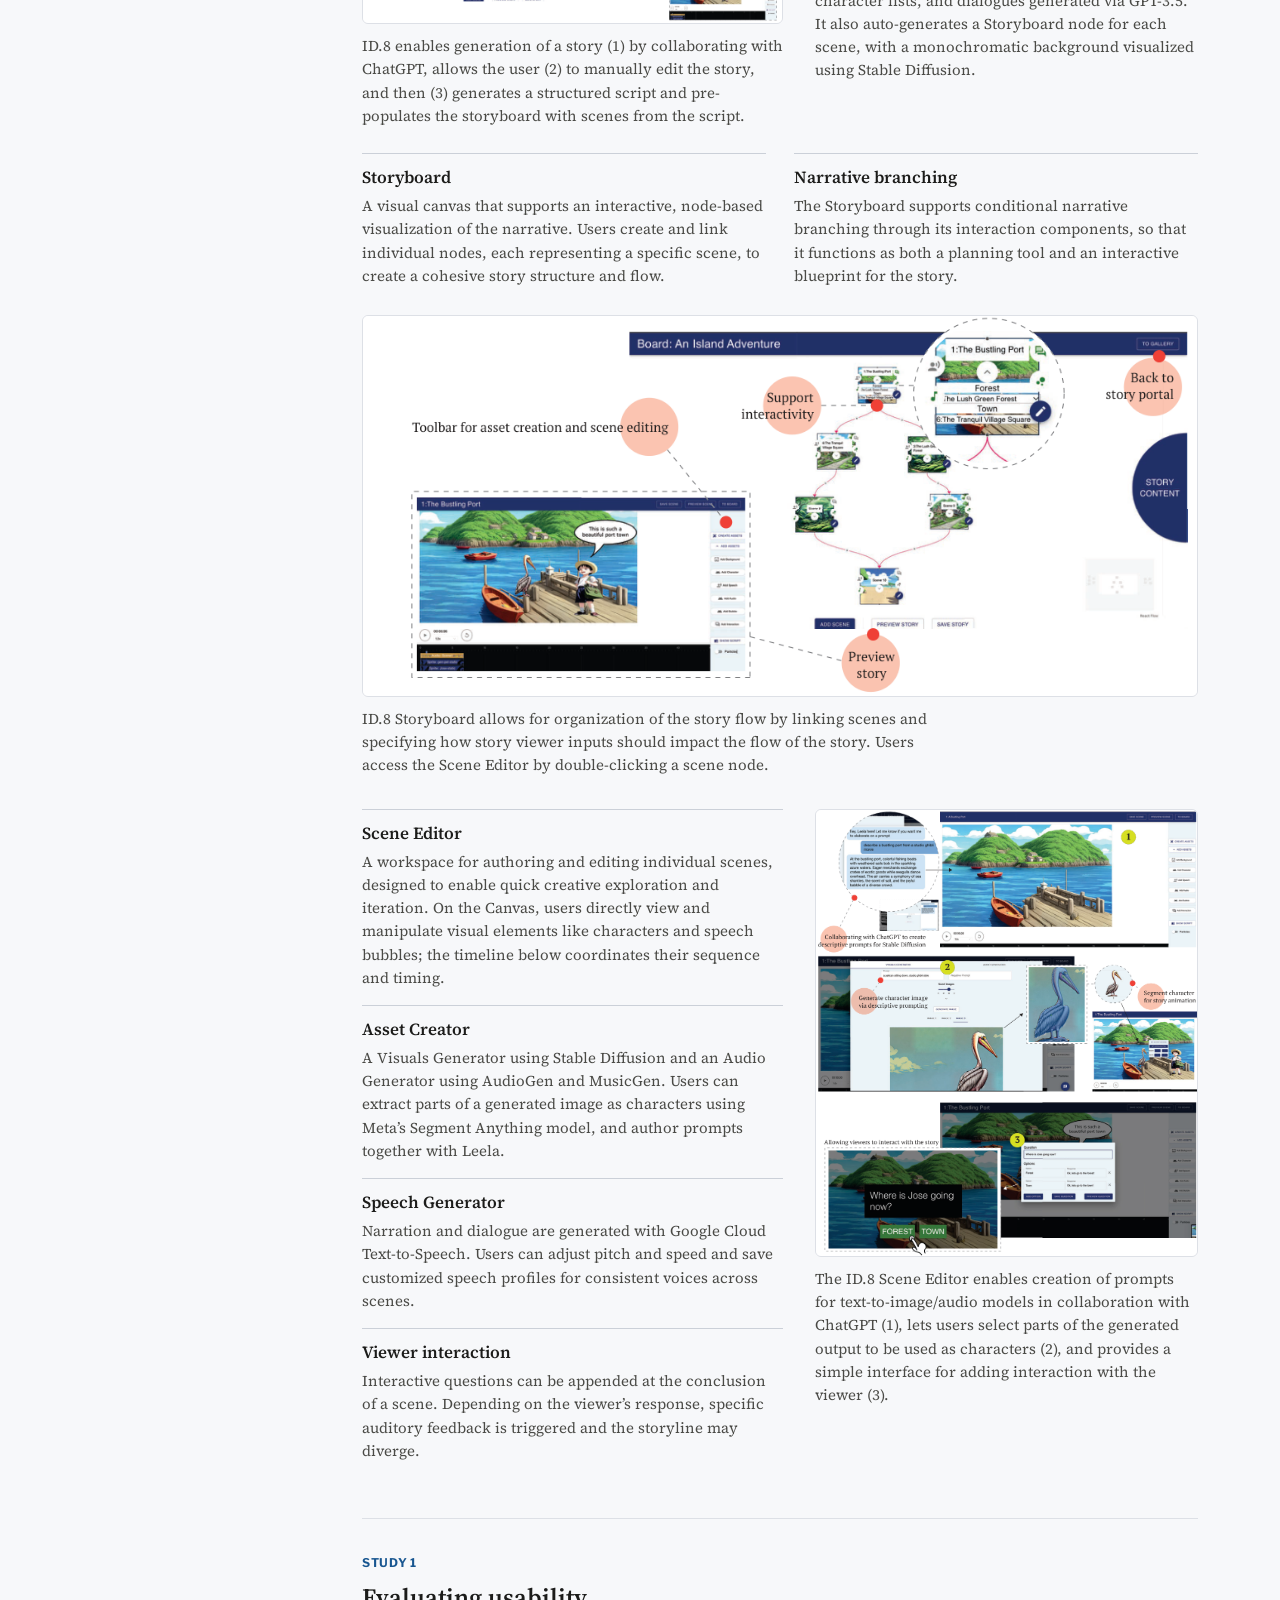
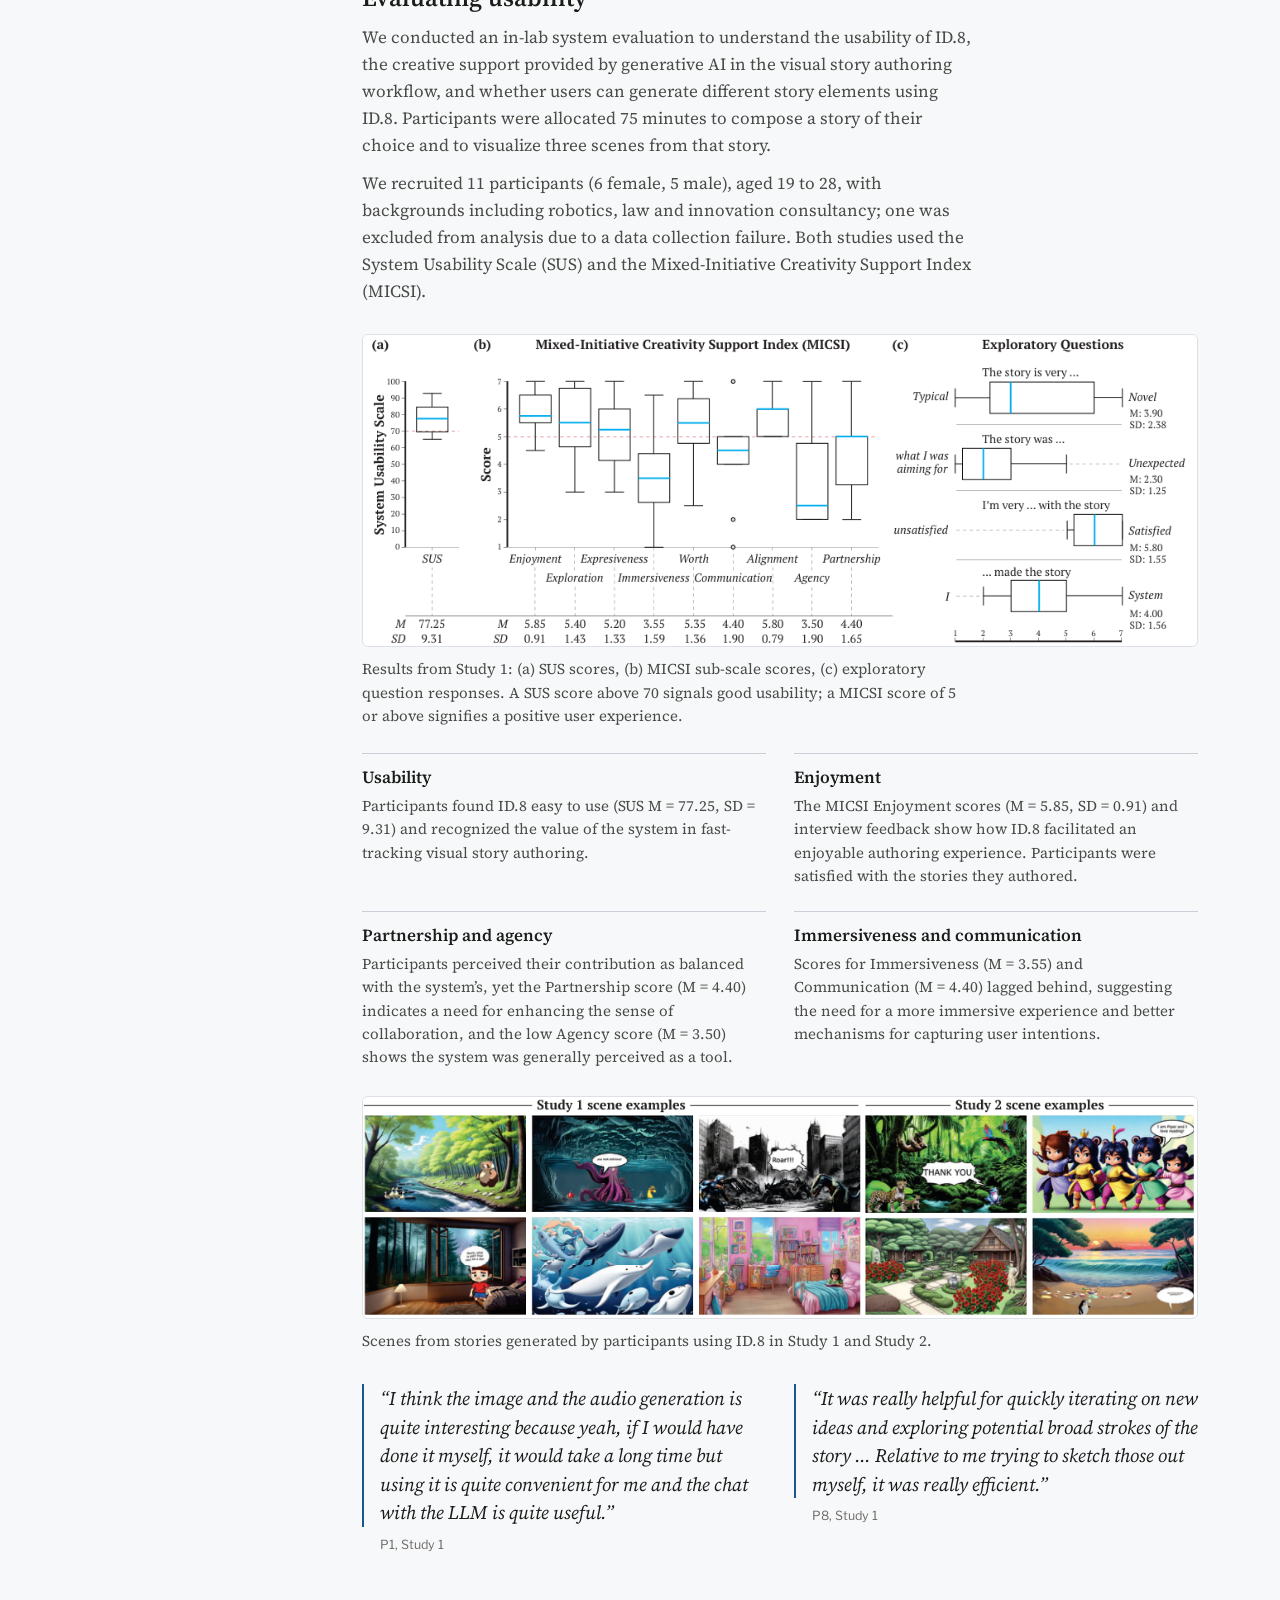
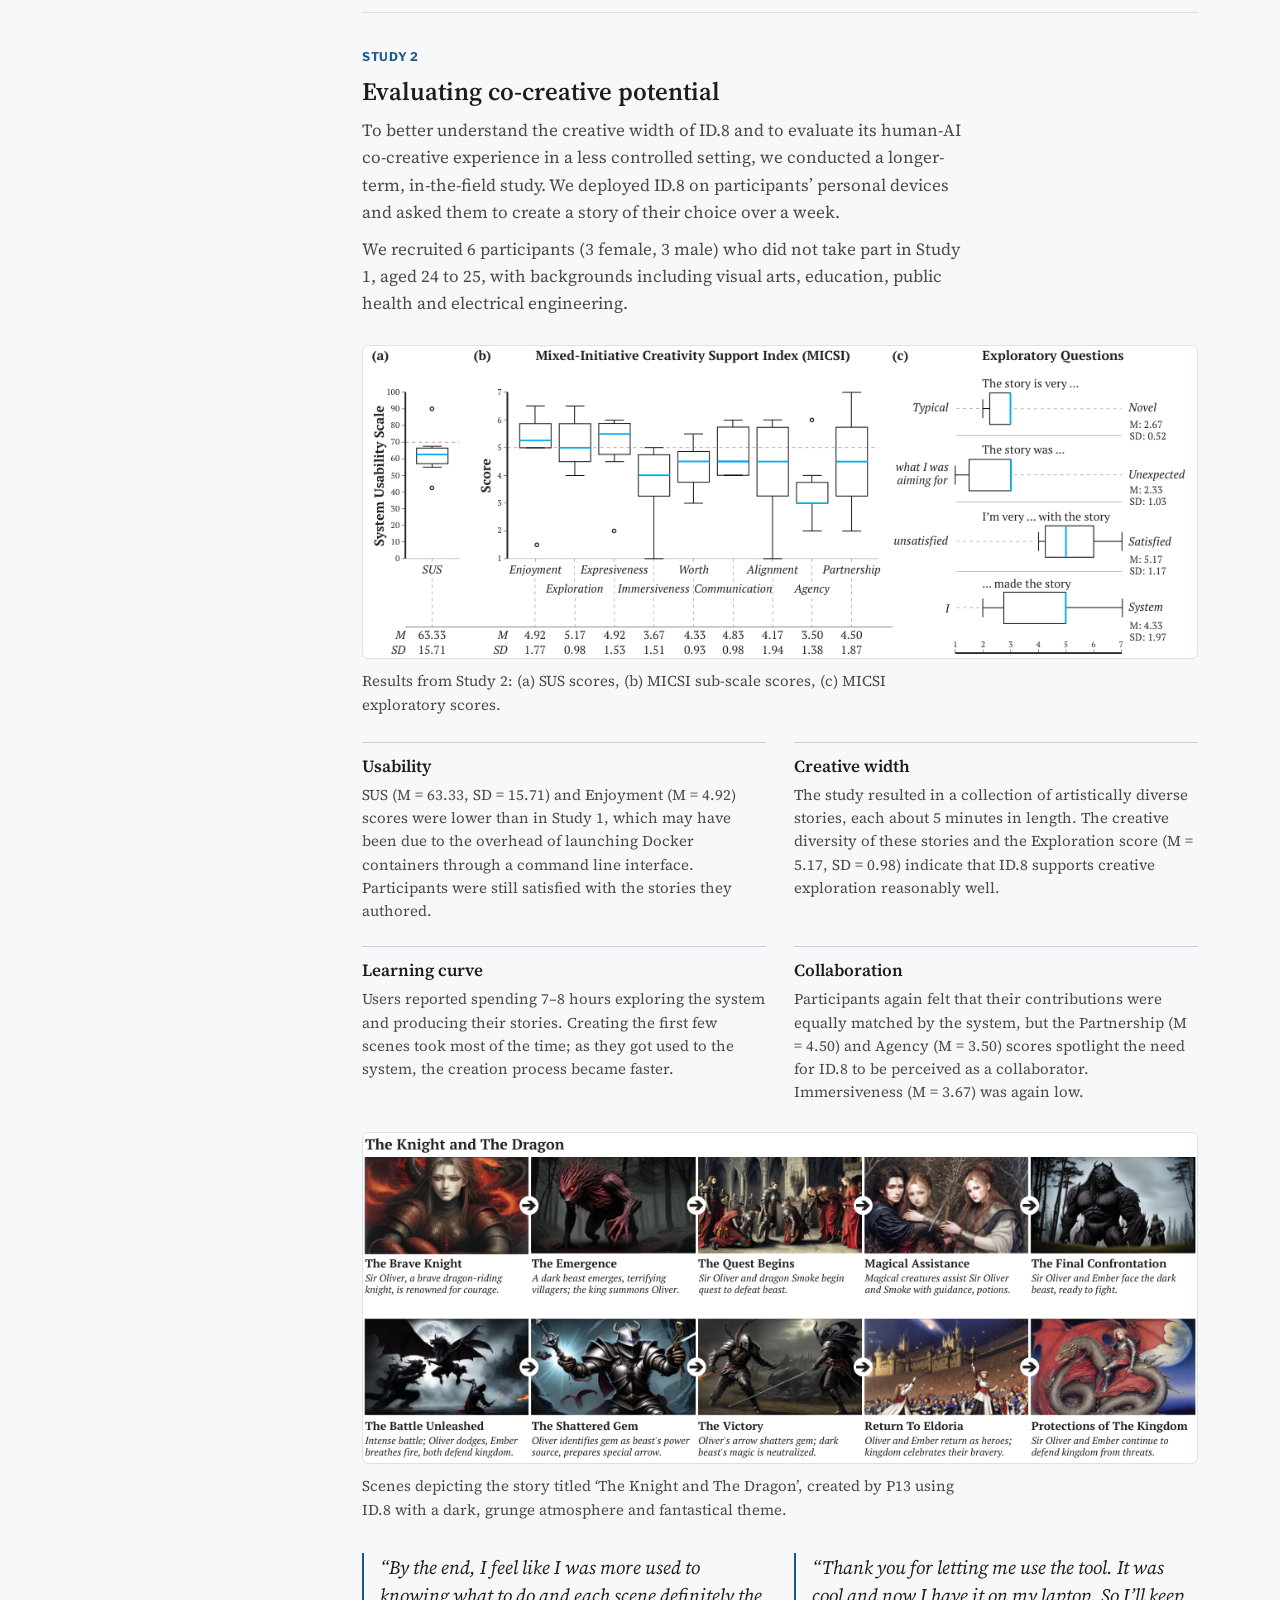
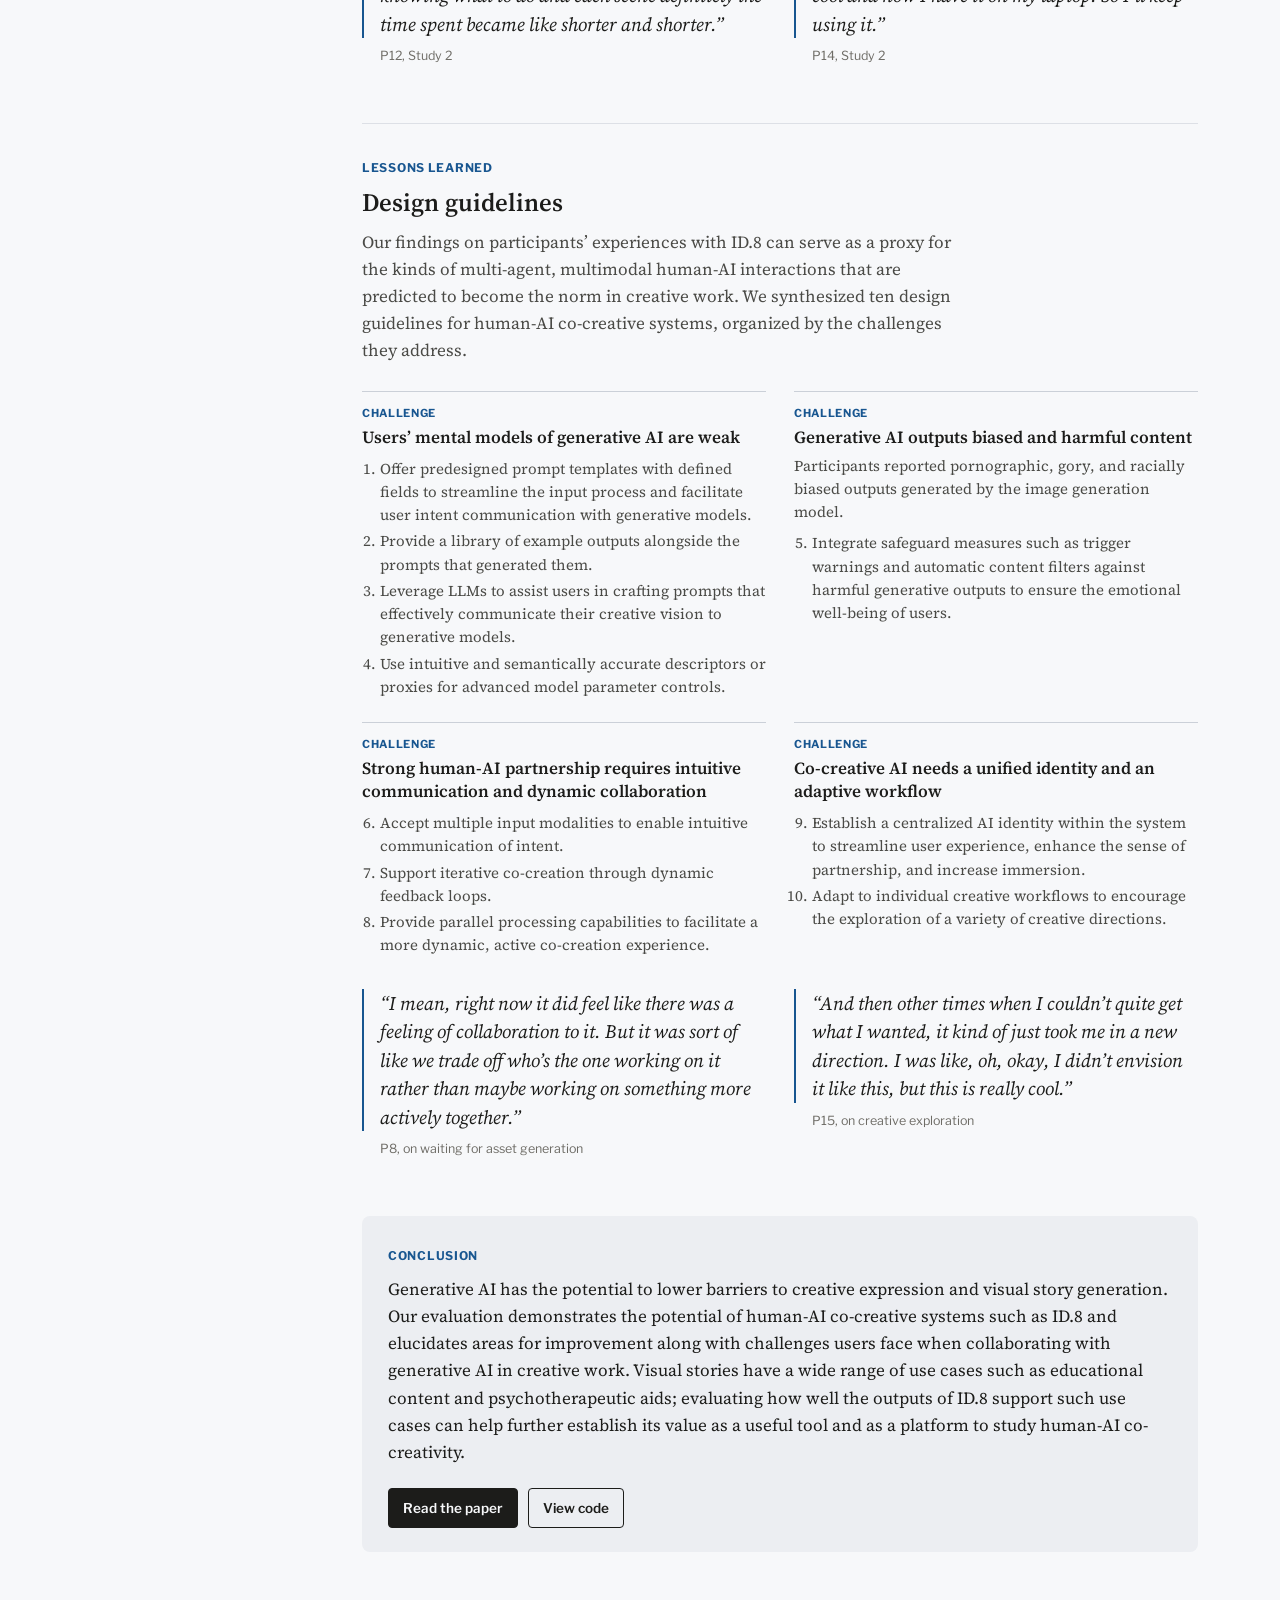
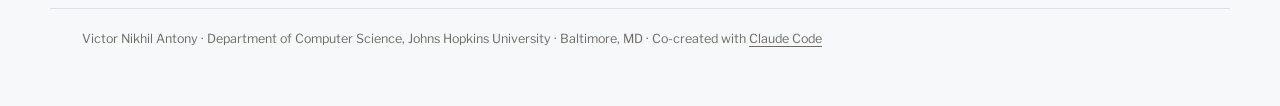
<file: projects/id8.html>
<!DOCTYPE html>
<html lang="en">
<head>
<meta charset="UTF-8">
<meta name="viewport" content="width=device-width, initial-scale=1">
<title>ID.8 · Victor Nikhil Antony</title>
<meta name="description" content="ID.8: Co-Creating Visual Stories with Generative AI (ACM TiiS 2024; ACM TiiS Highlighted Paper): an open-source system designed for the co-creation of visual stories with generative AI.">
<link rel="icon" type="image/x-icon" href="../assets/favicon.ico">
<link rel="preconnect" href="https://fonts.googleapis.com">
<link rel="preconnect" href="https://fonts.gstatic.com" crossorigin>
<link href="https://fonts.googleapis.com/css2?family=Source+Serif+4:ital,opsz,wght@0,8..60,400;0,8..60,600;0,8..60,700;1,8..60,400&amp;family=Libre+Franklin:wght@400;500;600;700&amp;display=swap" rel="stylesheet">
<link href="https://fonts.googleapis.com/css2?family=Noto+Serif+Devanagari:wght@400&amp;family=Noto+Serif+Tamil:wght@400&amp;display=swap" rel="stylesheet">
<link rel="stylesheet" href="../assets/css/site.css">
<link rel="stylesheet" href="../assets/css/project.css">
</head>
<body>

<div class="shell page">
  <aside class="rail">
    <a href="../index.html"><img class="portrait" src="../assets/img/headshot.jpg" alt="Victor Nikhil Antony"></a>
    <p class="name"><a href="../index.html">Victor Nikhil Antony</a></p>
    <p class="alt-name"><span lang="ta">விக்டர்</span> <span lang="hi">निखिल</span> <span lang="ta">ஆண்டனி</span></p>
    <p class="byline">Ph.D. Candidate, Computer Science, Johns Hopkins University</p>
    <nav aria-label="Primary">
      <a href="../index.html#research">Research</a>
      <a href="../publications.html">Publications</a>
      <a href="../index.html#mentoring">Mentoring &amp; Teaching</a>
      <a href="../studio.html" aria-current="true">Studio</a>
      <a href="../assets/pdf/cv.pdf">CV</a>
    </nav>
    <p class="contact">
      <a href="mailto:vantony1@jhu.edu">vantony1@jhu.edu</a><br>
      <a href="https://scholar.google.com/citations?user=g-6V3woAAAAJ&amp;hl=en">Google Scholar</a> · <a href="https://github.com/vantony1">GitHub</a>
    </p>
  </aside>

  <main class="main project">
    <p class="crumb"><a href="../studio.html">Studio</a> / ID.8</p>

    <header class="project-head">
      <span class="kicker">ACM TiiS 2024</span>
      <h1>ID.8</h1>
      <p class="dek">ID.8: Co-Creating Visual Stories with Generative AI</p>
      <p class="award"><span class="star" aria-hidden="true">★</span> ACM TiiS Highlighted Paper</p>
      <p class="credits"><b>Victor Nikhil Antony</b> and Chien-Ming Huang</p>
      <div class="tags"><span>Creative Tools</span><span>Human-AI Co-creation</span><span>Open Source</span></div>
      <div class="actions">
        <a class="button primary" href="../assets/pdf/id8.pdf">Read the paper</a>
        <a class="button" href="https://github.com/vantony1/IDEATE">View code</a>
      </div>
    </header>

    <figure class="fig hero">
      <img src="../assets/img/id8/teaser-draft.png" alt="ID.8 interface: a chat with ChatGPT, the story and script editor, storyboard scene nodes, and the Scene Editor with a generated port scene, linked to ChatGPT, AudioGen, MusicGen, and Stable Diffusion.">
      <figcaption>ID.8 features a multi-stage visual story authoring workflow facilitated by generative AI. Users co-create a storyline with ChatGPT (1) and edit it (2); ID.8 parses it into a scene-by-scene script (3) and pre-populates the Storyboard (4), and users edit each scene in the Scene Editor (5) with Stable Diffusion, AudioGen, and MusicGen.</figcaption>
    </figure>

    <div class="side">
      <div>
        <p class="lede">Storytelling is an integral part of human culture and significantly impacts cognitive and socio-emotional development and connection. Despite the importance of interactive visual storytelling, the process of creating such content requires specialized skills and is labor-intensive.</p>
        <p class="lede">This paper introduces ID.8, an open-source system designed for the co-creation of visual stories with generative AI. We focus on enabling an inclusive storytelling experience by simplifying the content creation process and allowing for customization.</p>
        <p class="lede">Our user evaluation confirms a generally positive user experience in domains such as enjoyment and exploration, while highlighting areas for improvement, particularly in immersiveness, alignment, and partnership between the user and the AI system.</p>
      </div>
      <div class="stats col">
        <div class="stat"><b>77.25</b><span>Mean SUS score in the lab study; a score above 70 signals good usability</span></div>
        <div class="stat"><b>7–8 hrs</b><span>Time field study participants reported spending exploring the system and producing their stories</span></div>
        <div class="stat"><b>6,142</b><span>Downloads since publication</span></div>
        <div class="stat"><b>43</b><span>Citations for the ACM TiiS journal paper</span></div>
        <div class="stat"><b>10</b><span>Design guidelines for human-AI co-creative systems</span></div>
      </div>
    </div>

    <section class="chapter">
      <span class="kicker">Design</span>
      <h2>Design philosophy and criteria</h2>
      <p class="lede">ID.8 aims to balance user autonomy and AI assistance through a design philosophy centered on a “human-in-control, AI-in-the-loop” framework. We strive to combine the control, agency, safety and human touch intrinsic to manual story creation with the creative accessibility and efficiency gains offered by generative AI.</p>
      <div class="points">
        <div class="point"><span class="kicker">DC1</span><h3>Enable end-to-end authoring</h3><p>Authoring visual stories includes brainstorming, scripting, storyboarding, gathering media assets, synchronizing elements, refining the narrative, and delivering the story. ID.8 consolidates these disparate steps into a unified workflow.</p></div>
        <div class="point"><span class="kicker">DC2</span><h3>Facilitate intuitive narrative assembly</h3><p>Juggling narrative arcs and spatio-temporal asset pacing makes it hard to keep a coherent view of the story. ID.8 helps users establish robust mental models of the narrative structure through clear interaction cues and visual markers.</p></div>
        <div class="point"><span class="kicker">DC3</span><h3>Amplify creative exploration</h3><p>Generative models hold the potential for rapid creative exploration, amplifying individual creativity and imagination. ID.8 is designed to streamline the exploration and curation of AI-generated artifacts.</p></div>
        <div class="point"><span class="kicker">DC4</span><h3>Safeguard creative autonomy</h3><p>Loss of user autonomy and unsafe outputs can manifest when AI decisions take precedence over human input. ID.8 prioritizes user control, empowering users to evaluate, select, and integrate AI-generated assets.</p></div>
        <div class="point"><span class="kicker">DC5</span><h3>Support modularity and extensions</h3><p>With the rapid advancements in generative AI in mind, ID.8 is architected for modularity and extensibility, allowing for the integration of emerging state-of-the-art generative models.</p></div>
      </div>
    </section>

    <section class="chapter">
      <span class="kicker">System</span>
      <h2>System design</h2>
      <p class="lede">Users initiate story creation in the Storyline Creator, where they collaborate with ChatGPT (alias ‘Leela’) to create the story plot. ID.8 converts the storyline into a scene-by-scene script and pre-populates the scenes as nodes in the Storyboard; users then edit each scene in the Scene Editor. Users can watch the story as a whole or preview a single scene to experience the story as the viewer.</p>
      <p class="lede">We developed ID.8 as an open-source ReactJS application. It uses REST API calls to remote servers for interactions with the generative models, supporting model updates as new models are introduced.</p>
      <div class="side">
        <figure class="fig">
          <a href="../assets/img/id8/sys-story-generation.png"><img src="../assets/img/id8/sys-story-generation.png" alt="Storyline Creator: a chat with Leela, the story and script panels, and the storyboard pre-populated with scene nodes."></a>
          <figcaption>ID.8 enables generation of a story (1) by collaborating with ChatGPT, allows the user (2) to manually edit the story, and then (3) generates a structured script and pre-populates the storyboard with scenes from the script.</figcaption>
        </figure>
        <div class="points">
          <div class="point"><h3>Storyline Creator</h3><p>A co-screenwriting environment in which a ChatGPT-powered chatbot, nicknamed ‘Leela’, is pre-configured with an initial prompt to jointly craft narratives with the user. Leela poses questions, offers creative suggestions, and generates narrative components based on user input and feedback.</p></div>
          <div class="point"><h3>Creative control</h3><p>Users focus on higher-level creative decisions, such as overarching plot design, character development, and thematic elements. They retain complete creative control and can directly edit and refine the story generated with Leela.</p></div>
          <div class="point"><h3>Script and scene nodes</h3><p>ID.8 compiles the finalized story into an editable scene-by-scene script, with scene titles, narration, character lists, and dialogues generated via GPT-3.5. It also auto-generates a Storyboard node for each scene, with a monochromatic background visualized using Stable Diffusion.</p></div>
        </div>
      </div>
      <div class="points two">
        <div class="point"><h3>Storyboard</h3><p>A visual canvas that supports an interactive, node-based visualization of the narrative. Users create and link individual nodes, each representing a specific scene, to create a cohesive story structure and flow.</p></div>
        <div class="point"><h3>Narrative branching</h3><p>The Storyboard supports conditional narrative branching through its interaction components, so that it functions as both a planning tool and an interactive blueprint for the story.</p></div>
      </div>
      <figure class="fig">
        <img src="../assets/img/id8/sys-story-board.png" alt="Storyboard with linked scene nodes that branch on viewer choices, beside the Scene Editor toolbar.">
        <figcaption>ID.8 Storyboard allows for organization of the story flow by linking scenes and specifying how story viewer inputs should impact the flow of the story. Users access the Scene Editor by double-clicking a scene node.</figcaption>
      </figure>
      <div class="side">
        <div class="points">
          <div class="point"><h3>Scene Editor</h3><p>A workspace for authoring and editing individual scenes, designed to enable quick creative exploration and iteration. On the Canvas, users directly view and manipulate visual elements like characters and speech bubbles; the timeline below coordinates their sequence and timing.</p></div>
          <div class="point"><h3>Asset Creator</h3><p>A Visuals Generator using Stable Diffusion and an Audio Generator using AudioGen and MusicGen. Users can extract parts of a generated image as characters using Meta’s Segment Anything model, and author prompts together with Leela.</p></div>
          <div class="point"><h3>Speech Generator</h3><p>Narration and dialogue are generated with Google Cloud Text-to-Speech. Users can adjust pitch and speed and save customized speech profiles for consistent voices across scenes.</p></div>
          <div class="point"><h3>Viewer interaction</h3><p>Interactive questions can be appended at the conclusion of a scene. Depending on the viewer’s response, specific auditory feedback is triggered and the storyline may diverge.</p></div>
        </div>
        <figure class="fig">
          <a href="../assets/img/id8/sys-esset-generation.png"><img src="../assets/img/id8/sys-esset-generation.png" alt="Scene Editor: Leela helps write an image prompt, the Visuals Generator produces a pelican character that is segmented into the scene, and an interactive question offers the viewer two choices."></a>
          <figcaption>The ID.8 Scene Editor enables creation of prompts for text-to-image/audio models in collaboration with ChatGPT (1), lets users select parts of the generated output to be used as characters (2), and provides a simple interface for adding interaction with the viewer (3).</figcaption>
        </figure>
      </div>
    </section>

    <section class="chapter">
      <span class="kicker">Study 1</span>
      <h2>Evaluating usability</h2>
      <p class="lede">We conducted an in-lab system evaluation to understand the usability of ID.8, the creative support provided by generative AI in the visual story authoring workflow, and whether users can generate different story elements using ID.8. Participants were allocated 75 minutes to compose a story of their choice and to visualize three scenes from that story.</p>
      <p class="lede">We recruited 11 participants (6 female, 5 male), aged 19 to 28, with backgrounds including robotics, law and innovation consultancy; one was excluded from analysis due to a data collection failure. Both studies used the System Usability Scale (SUS) and the Mixed-Initiative Creativity Support Index (MICSI).</p>
      <figure class="fig">
        <img src="../assets/img/id8/results-lab.png" alt="Study 1 box plots: SUS score, nine MICSI sub-scale scores, and four exploratory question responses, with means and standard deviations.">
        <figcaption>Results from Study 1: (a) SUS scores, (b) MICSI sub-scale scores, (c) exploratory question responses. A SUS score above 70 signals good usability; a MICSI score of 5 or above signifies a positive user experience.</figcaption>
      </figure>
      <div class="points two">
        <div class="point"><h3>Usability</h3><p>Participants found ID.8 easy to use (SUS M = 77.25, SD = 9.31) and recognized the value of the system in fast-tracking visual story authoring.</p></div>
        <div class="point"><h3>Enjoyment</h3><p>The MICSI Enjoyment scores (M = 5.85, SD = 0.91) and interview feedback show how ID.8 facilitated an enjoyable authoring experience. Participants were satisfied with the stories they authored.</p></div>
        <div class="point"><h3>Partnership and agency</h3><p>Participants perceived their contribution as balanced with the system’s, yet the Partnership score (M = 4.40) indicates a need for enhancing the sense of collaboration, and the low Agency score (M = 3.50) shows the system was generally perceived as a tool.</p></div>
        <div class="point"><h3>Immersiveness and communication</h3><p>Scores for Immersiveness (M = 3.55) and Communication (M = 4.40) lagged behind, suggesting the need for a more immersive experience and better mechanisms for capturing user intentions.</p></div>
      </div>
      <figure class="fig">
        <img src="../assets/img/id8/other-examples-draft.png" alt="Ten generated story scenes: a forest stream, an octopus in a cave, a city monster, a bedroom, whales, a jungle, cartoon girls, a cottage garden, and a beach at sunset.">
        <figcaption>Scenes from stories generated by participants using ID.8 in Study 1 and Study 2.</figcaption>
      </figure>
      <div class="quotes">
        <div class="quote">
          <blockquote>“I think the image and the audio generation is quite interesting because yeah, if I would have done it myself, it would take a long time but using it is quite convenient for me and the chat with the LLM is quite useful.”</blockquote>
          <p>P1, Study 1</p>
        </div>
        <div class="quote">
          <blockquote>“It was really helpful for quickly iterating on new ideas and exploring potential broad strokes of the story ... Relative to me trying to sketch those out myself, it was really efficient.”</blockquote>
          <p>P8, Study 1</p>
        </div>
      </div>
    </section>

    <section class="chapter">
      <span class="kicker">Study 2</span>
      <h2>Evaluating co-creative potential</h2>
      <p class="lede">To better understand the creative width of ID.8 and to evaluate its human-AI co-creative experience in a less controlled setting, we conducted a longer-term, in-the-field study. We deployed ID.8 on participants’ personal devices and asked them to create a story of their choice over a week.</p>
      <p class="lede">We recruited 6 participants (3 female, 3 male) who did not take part in Study 1, aged 24 to 25, with backgrounds including visual arts, education, public health and electrical engineering.</p>
      <figure class="fig">
        <img src="../assets/img/id8/results-field.png" alt="Study 2 box plots: SUS score, nine MICSI sub-scale scores, and four exploratory question responses, with means and standard deviations.">
        <figcaption>Results from Study 2: (a) SUS scores, (b) MICSI sub-scale scores, (c) MICSI exploratory scores.</figcaption>
      </figure>
      <div class="points two">
        <div class="point"><h3>Usability</h3><p>SUS (M = 63.33, SD = 15.71) and Enjoyment (M = 4.92) scores were lower than in Study 1, which may have been due to the overhead of launching Docker containers through a command line interface. Participants were still satisfied with the stories they authored.</p></div>
        <div class="point"><h3>Creative width</h3><p>The study resulted in a collection of artistically diverse stories, each about 5 minutes in length. The creative diversity of these stories and the Exploration score (M = 5.17, SD = 0.98) indicate that ID.8 supports creative exploration reasonably well.</p></div>
        <div class="point"><h3>Learning curve</h3><p>Users reported spending 7–8 hours exploring the system and producing their stories. Creating the first few scenes took most of the time; as they got used to the system, the creation process became faster.</p></div>
        <div class="point"><h3>Collaboration</h3><p>Participants again felt that their contributions were equally matched by the system, but the Partnership (M = 4.50) and Agency (M = 3.50) scores spotlight the need for ID.8 to be perceived as a collaborator. Immersiveness (M = 3.67) was again low.</p></div>
      </div>
      <figure class="fig">
        <img src="../assets/img/id8/story-example-draft.png" alt="Ten illustrated scenes from ‘The Knight and The Dragon’, from The Brave Knight to Protections of The Kingdom, each with a title and one-line summary.">
        <figcaption>Scenes depicting the story titled ‘The Knight and The Dragon’, created by P13 using ID.8 with a dark, grunge atmosphere and fantastical theme.</figcaption>
      </figure>
      <div class="quotes">
        <div class="quote">
          <blockquote>“By the end, I feel like I was more used to knowing what to do and each scene definitely the time spent became like shorter and shorter.”</blockquote>
          <p>P12, Study 2</p>
        </div>
        <div class="quote">
          <blockquote>“Thank you for letting me use the tool. It was cool and now I have it on my laptop. So I’ll keep using it.”</blockquote>
          <p>P14, Study 2</p>
        </div>
      </div>
    </section>

    <section class="chapter">
      <span class="kicker">Lessons learned</span>
      <h2>Design guidelines</h2>
      <p class="lede">Our findings on participants’ experiences with ID.8 can serve as a proxy for the kinds of multi-agent, multimodal human-AI interactions that are predicted to become the norm in creative work. We synthesized ten design guidelines for human-AI co-creative systems, organized by the challenges they address.</p>
      <div class="points two">
        <div class="point">
          <span class="kicker">Challenge</span>
          <h3>Users’ mental models of generative AI are weak</h3>
          <ol class="bullets">
            <li>Offer predesigned prompt templates with defined fields to streamline the input process and facilitate user intent communication with generative models.</li>
            <li>Provide a library of example outputs alongside the prompts that generated them.</li>
            <li>Leverage LLMs to assist users in crafting prompts that effectively communicate their creative vision to generative models.</li>
            <li>Use intuitive and semantically accurate descriptors or proxies for advanced model parameter controls.</li>
          </ol>
        </div>
        <div class="point">
          <span class="kicker">Challenge</span>
          <h3>Generative AI outputs biased and harmful content</h3>
          <p>Participants reported pornographic, gory, and racially biased outputs generated by the image generation model.</p>
          <ol class="bullets" start="5">
            <li>Integrate safeguard measures such as trigger warnings and automatic content filters against harmful generative outputs to ensure the emotional well-being of users.</li>
          </ol>
        </div>
        <div class="point">
          <span class="kicker">Challenge</span>
          <h3>Strong human-AI partnership requires intuitive communication and dynamic collaboration</h3>
          <ol class="bullets" start="6">
            <li>Accept multiple input modalities to enable intuitive communication of intent.</li>
            <li>Support iterative co-creation through dynamic feedback loops.</li>
            <li>Provide parallel processing capabilities to facilitate a more dynamic, active co-creation experience.</li>
          </ol>
        </div>
        <div class="point">
          <span class="kicker">Challenge</span>
          <h3>Co-creative AI needs a unified identity and an adaptive workflow</h3>
          <ol class="bullets" start="9">
            <li>Establish a centralized AI identity within the system to streamline user experience, enhance the sense of partnership, and increase immersion.</li>
            <li>Adapt to individual creative workflows to encourage the exploration of a variety of creative directions.</li>
          </ol>
        </div>
      </div>
      <div class="quotes">
        <div class="quote">
          <blockquote>“I mean, right now it did feel like there was a feeling of collaboration to it. But it was sort of like we trade off who’s the one working on it rather than maybe working on something more actively together.”</blockquote>
          <p>P8, on waiting for asset generation</p>
        </div>
        <div class="quote">
          <blockquote>“And then other times when I couldn’t quite get what I wanted, it kind of just took me in a new direction. I was like, oh, okay, I didn’t envision it like this, but this is really cool.”</blockquote>
          <p>P15, on creative exploration</p>
        </div>
      </div>
    </section>

    <aside class="callout">
      <span class="kicker">Conclusion</span>
      <p>Generative AI has the potential to lower barriers to creative expression and visual story generation. Our evaluation demonstrates the potential of human-AI co-creative systems such as ID.8 and elucidates areas for improvement along with challenges users face when collaborating with generative AI in creative work. Visual stories have a wide range of use cases such as educational content and psychotherapeutic aids; evaluating how well the outputs of ID.8 support such use cases can help further establish its value as a useful tool and as a platform to study human-AI co-creativity.</p>
      <div class="actions">
        <a class="button primary" href="../assets/pdf/id8.pdf">Read the paper</a>
        <a class="button" href="https://github.com/vantony1/IDEATE">View code</a>
      </div>
    </aside>
  </main>
</div>

<footer class="site page">Victor Nikhil Antony · Department of Computer Science, Johns Hopkins University · Baltimore, MD · Co-created with <a href="https://claude.com/claude-code">Claude Code</a></footer>

</body>
</html>
</file>
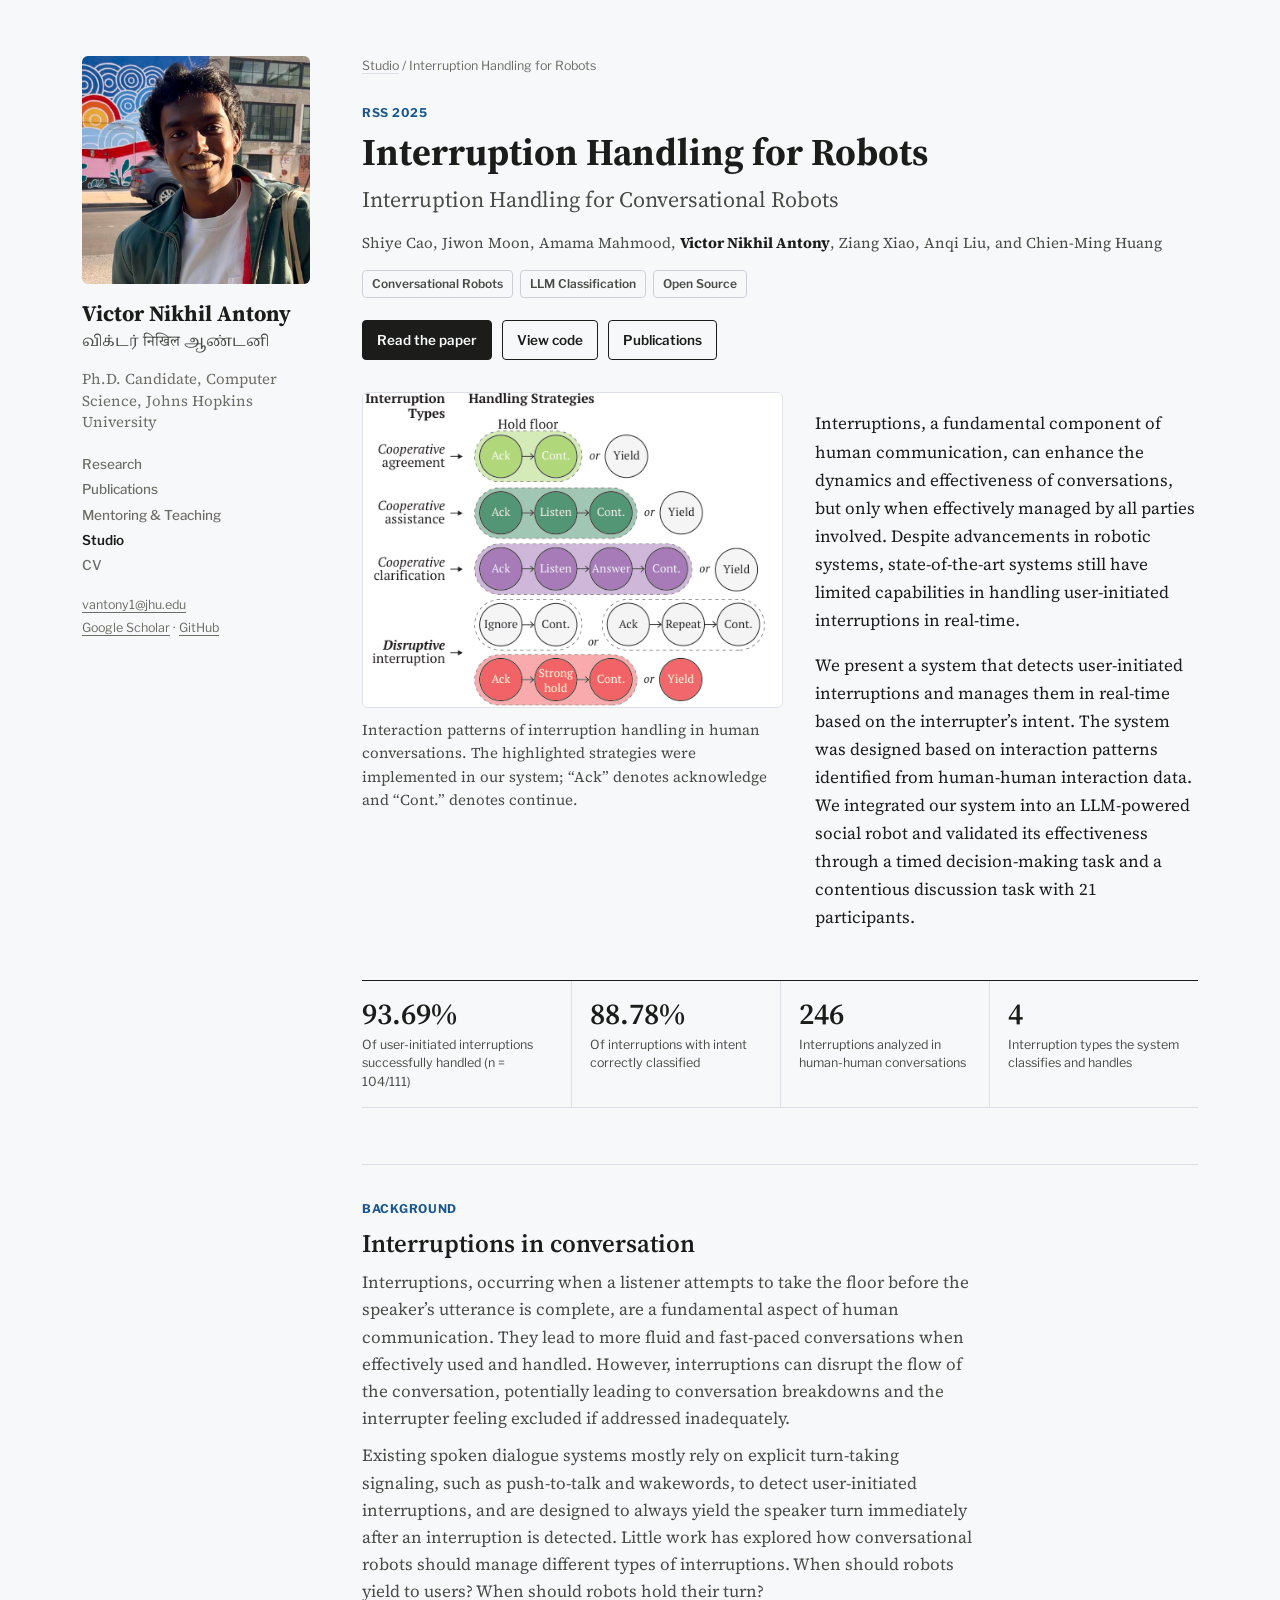
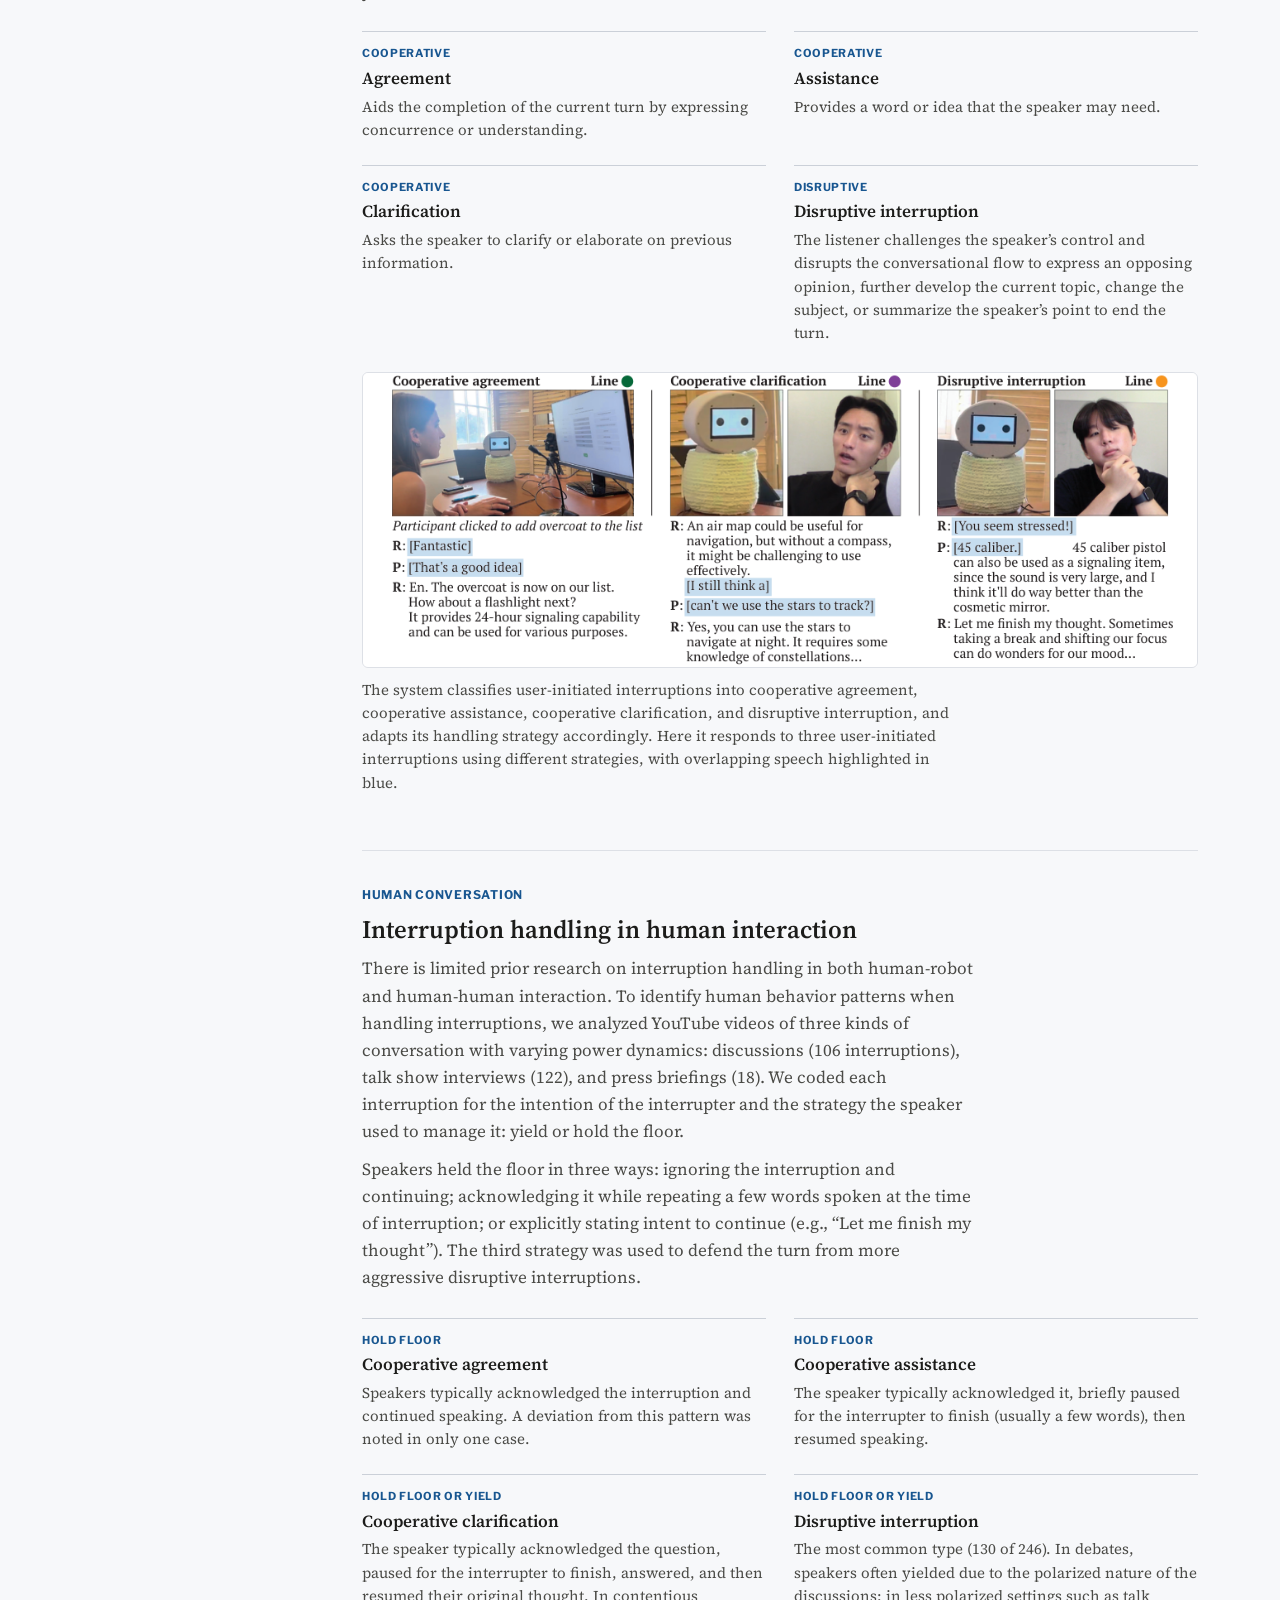
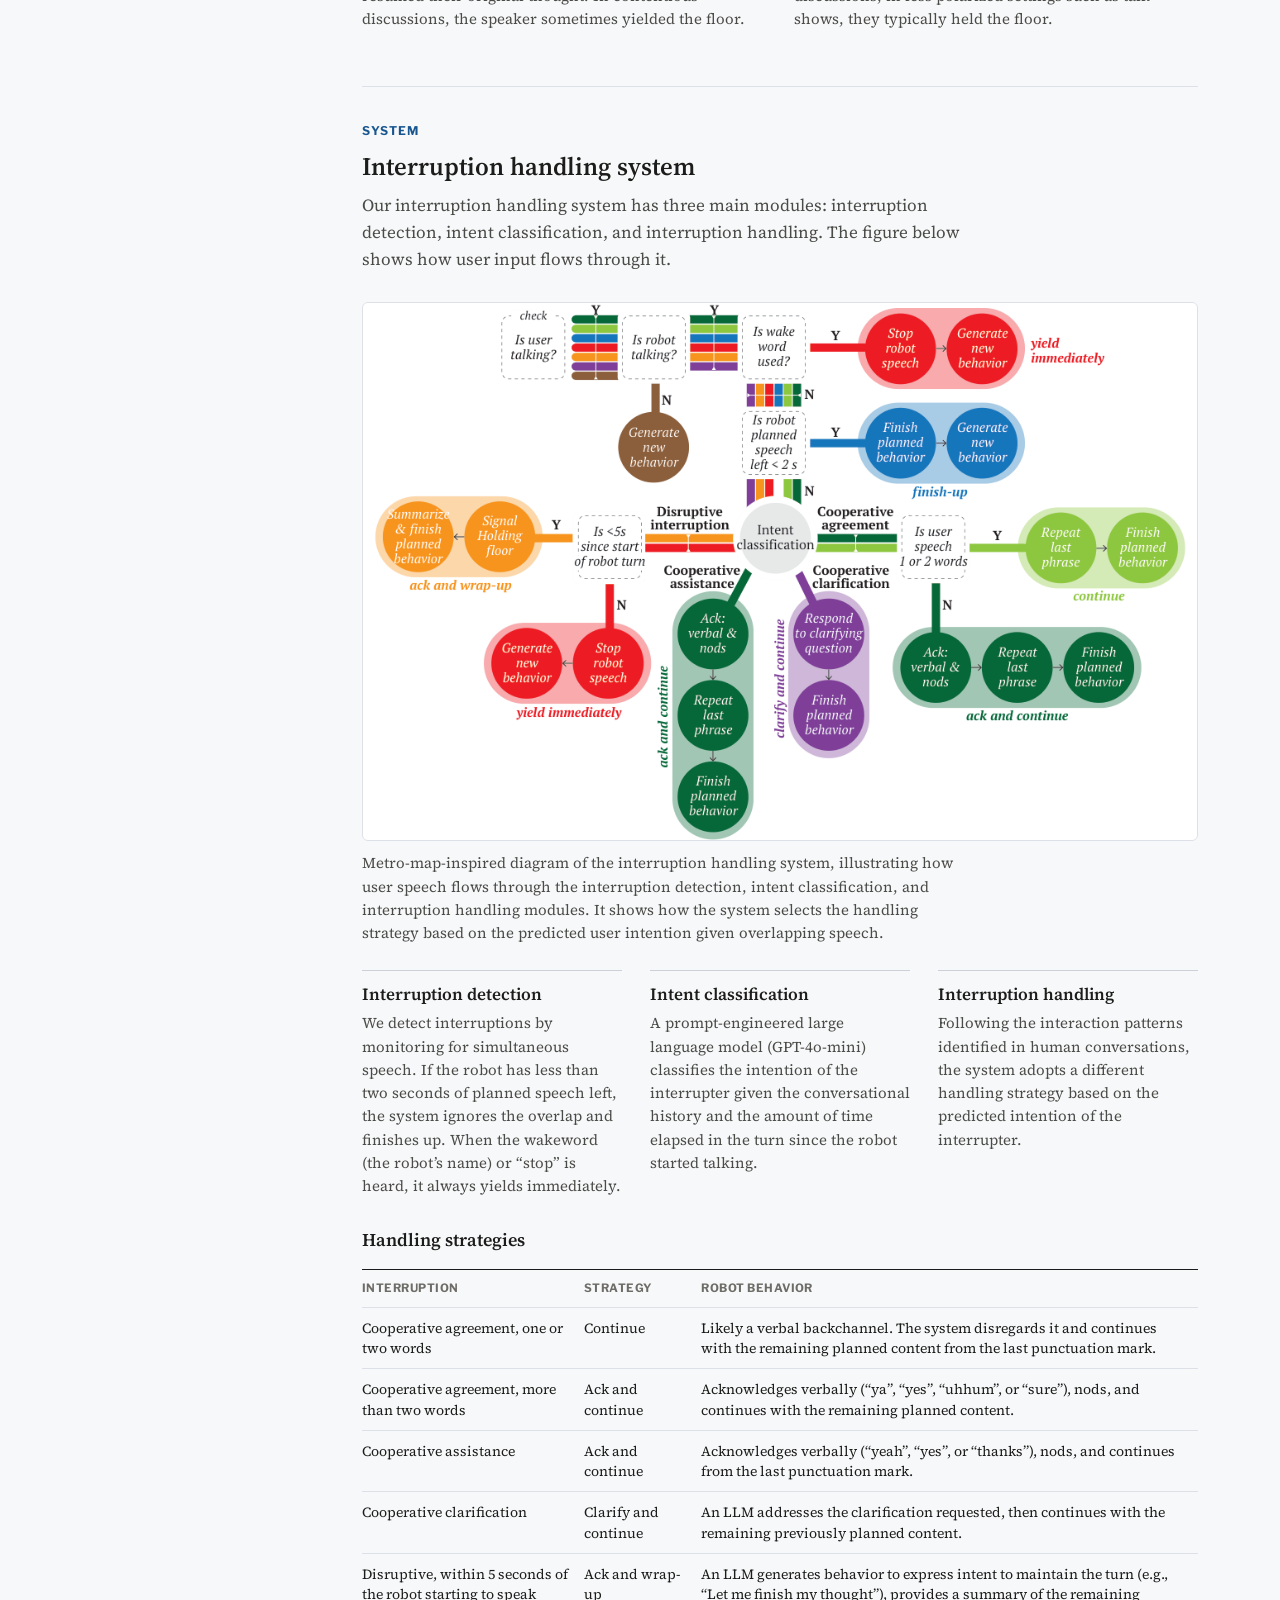
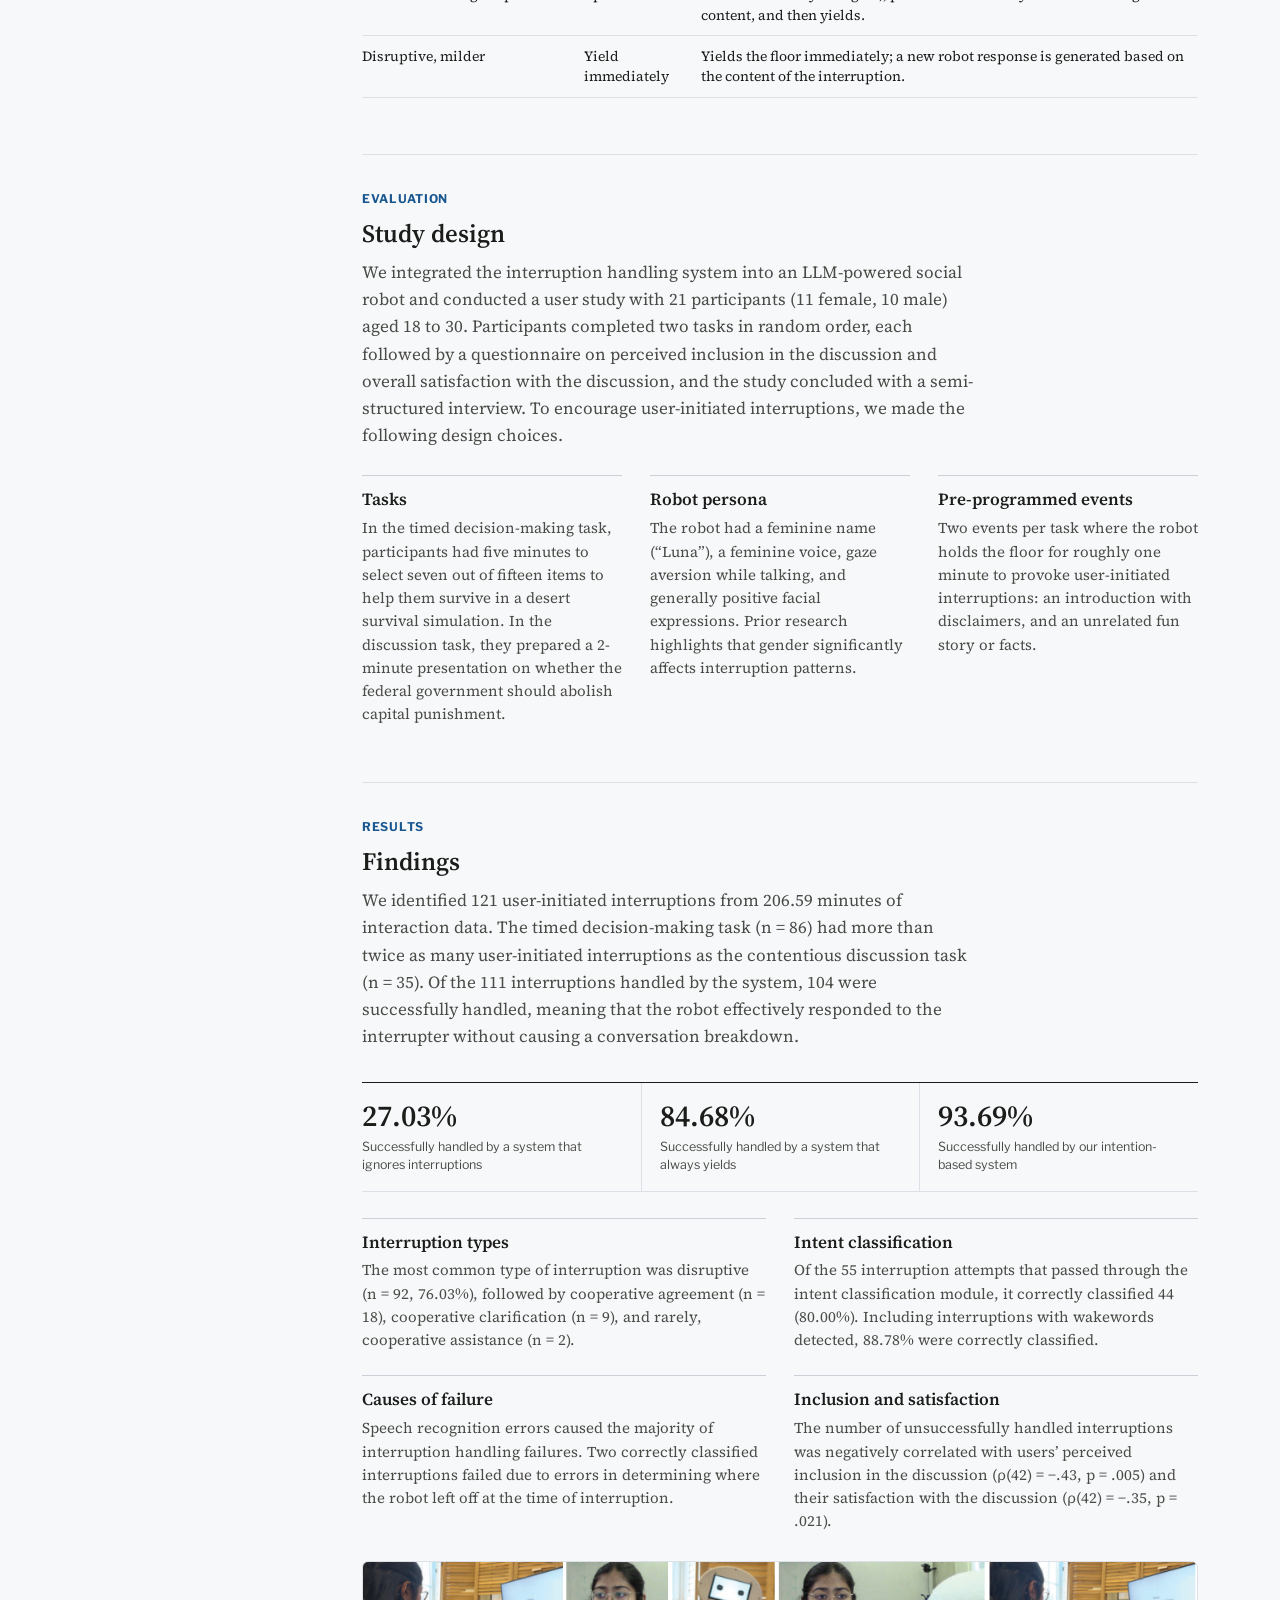
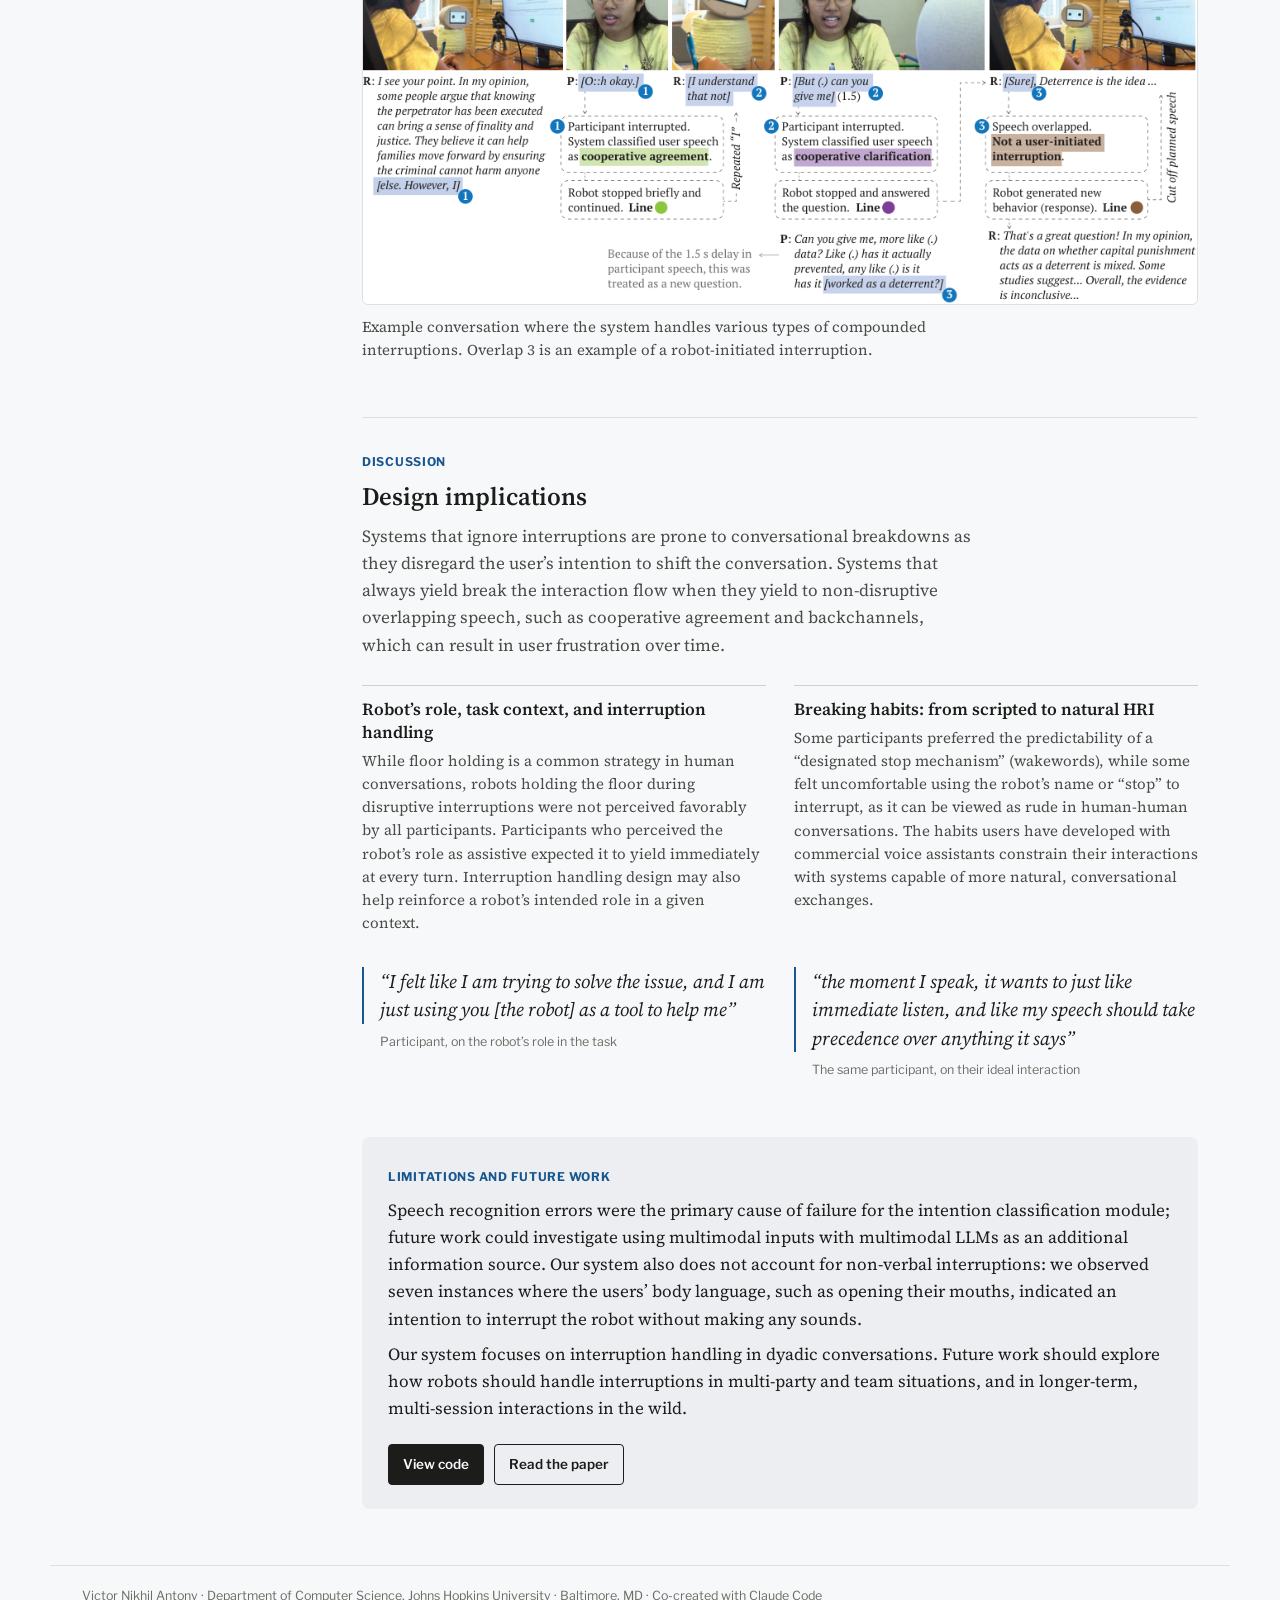
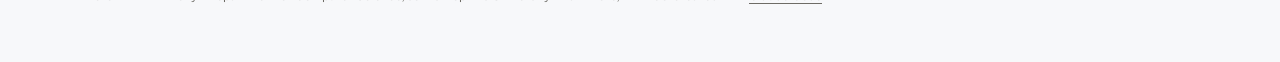
<file: projects/interruption.html>
<!DOCTYPE html>
<html lang="en">
<head>
<meta charset="UTF-8">
<meta name="viewport" content="width=device-width, initial-scale=1">
<title>Interruption Handling for Robots · Victor Nikhil Antony</title>
<meta name="description" content="Interruption Handling for Conversational Robots (RSS 2025): a system that detects user-initiated interruptions and manages them in real-time based on the interrupter’s intent.">
<link rel="icon" type="image/x-icon" href="../assets/favicon.ico">
<link rel="preconnect" href="https://fonts.googleapis.com">
<link rel="preconnect" href="https://fonts.gstatic.com" crossorigin>
<link href="https://fonts.googleapis.com/css2?family=Source+Serif+4:ital,opsz,wght@0,8..60,400;0,8..60,600;0,8..60,700;1,8..60,400&amp;family=Libre+Franklin:wght@400;500;600;700&amp;display=swap" rel="stylesheet">
<link href="https://fonts.googleapis.com/css2?family=Noto+Serif+Devanagari:wght@400&amp;family=Noto+Serif+Tamil:wght@400&amp;display=swap" rel="stylesheet">
<link rel="stylesheet" href="../assets/css/site.css">
<link rel="stylesheet" href="../assets/css/project.css">
</head>
<body>

<div class="shell page">
  <aside class="rail">
    <a href="../index.html"><img class="portrait" src="../assets/img/headshot.jpg" alt="Victor Nikhil Antony"></a>
    <p class="name"><a href="../index.html">Victor Nikhil Antony</a></p>
    <p class="alt-name"><span lang="ta">விக்டர்</span> <span lang="hi">निखिल</span> <span lang="ta">ஆண்டனி</span></p>
    <p class="byline">Ph.D. Candidate, Computer Science, Johns Hopkins University</p>
    <nav aria-label="Primary">
      <a href="../index.html#research">Research</a>
      <a href="../publications.html">Publications</a>
      <a href="../index.html#mentoring">Mentoring &amp; Teaching</a>
      <a href="../studio.html" aria-current="true">Studio</a>
      <a href="../assets/pdf/cv.pdf">CV</a>
    </nav>
    <p class="contact">
      <a href="mailto:vantony1@jhu.edu">vantony1@jhu.edu</a><br>
      <a href="https://scholar.google.com/citations?user=g-6V3woAAAAJ&amp;hl=en">Google Scholar</a> · <a href="https://github.com/vantony1">GitHub</a>
    </p>
  </aside>

  <main class="main project">
    <p class="crumb"><a href="../studio.html">Studio</a> / Interruption Handling for Robots</p>

    <header class="project-head">
      <span class="kicker">RSS 2025</span>
      <h1>Interruption Handling for Robots</h1>
      <p class="dek">Interruption Handling for Conversational Robots</p>
      <p class="credits">Shiye Cao, Jiwon Moon, Amama Mahmood, <b>Victor Nikhil Antony</b>, Ziang Xiao, Anqi Liu, and Chien-Ming Huang</p>
      <div class="tags"><span>Conversational Robots</span><span>LLM Classification</span><span>Open Source</span></div>
      <div class="actions">
        <a class="button primary" href="https://arxiv.org/abs/2501.01568">Read the paper</a>
        <a class="button" href="https://github.com/intuitivecomputing/interruption-handling-system">View code</a>
        <a class="button" href="../publications.html">Publications</a>
      </div>
    </header>

    <div class="side">
      <figure class="fig hero">
        <img src="../assets/img/interruption/interaction-patterns-final.png" alt="Interaction patterns linking each interruption type (cooperative agreement, assistance, clarification, and disruptive) to strategies for holding the floor or yielding.">
        <figcaption>Interaction patterns of interruption handling in human conversations. The highlighted strategies were implemented in our system; “Ack” denotes acknowledge and “Cont.” denotes continue.</figcaption>
      </figure>
      <div>
        <p class="lede">Interruptions, a fundamental component of human communication, can enhance the dynamics and effectiveness of conversations, but only when effectively managed by all parties involved. Despite advancements in robotic systems, state-of-the-art systems still have limited capabilities in handling user-initiated interruptions in real-time.</p>
        <p class="lede">We present a system that detects user-initiated interruptions and manages them in real-time based on the interrupter’s intent. The system was designed based on interaction patterns identified from human-human interaction data. We integrated our system into an LLM-powered social robot and validated its effectiveness through a timed decision-making task and a contentious discussion task with 21 participants.</p>
      </div>
    </div>

    <div class="stats">
      <div class="stat"><b>93.69%</b><span>Of user-initiated interruptions successfully handled (n = 104/111)</span></div>
      <div class="stat"><b>88.78%</b><span>Of interruptions with intent correctly classified</span></div>
      <div class="stat"><b>246</b><span>Interruptions analyzed in human-human conversations</span></div>
      <div class="stat"><b>4</b><span>Interruption types the system classifies and handles</span></div>
    </div>

    <section class="chapter">
      <span class="kicker">Background</span>
      <h2>Interruptions in conversation</h2>
      <p class="lede">Interruptions, occurring when a listener attempts to take the floor before the speaker’s utterance is complete, are a fundamental aspect of human communication. They lead to more fluid and fast-paced conversations when effectively used and handled. However, interruptions can disrupt the flow of the conversation, potentially leading to conversation breakdowns and the interrupter feeling excluded if addressed inadequately.</p>
      <p class="lede">Existing spoken dialogue systems mostly rely on explicit turn-taking signaling, such as push-to-talk and wakewords, to detect user-initiated interruptions, and are designed to always yield the speaker turn immediately after an interruption is detected. Little work has explored how conversational robots should manage different types of interruptions. When should robots yield to users? When should robots hold their turn?</p>
      <div class="points two">
        <div class="point"><span class="kicker">Cooperative</span><h3>Agreement</h3><p>Aids the completion of the current turn by expressing concurrence or understanding.</p></div>
        <div class="point"><span class="kicker">Cooperative</span><h3>Assistance</h3><p>Provides a word or idea that the speaker may need.</p></div>
        <div class="point"><span class="kicker">Cooperative</span><h3>Clarification</h3><p>Asks the speaker to clarify or elaborate on previous information.</p></div>
        <div class="point"><span class="kicker">Disruptive</span><h3>Disruptive interruption</h3><p>The listener challenges the speaker’s control and disrupts the conversational flow to express an opposing opinion, further develop the current topic, change the subject, or summarize the speaker’s point to end the turn.</p></div>
      </div>
      <figure class="fig">
        <img src="../assets/img/interruption/teaser-final.png" alt="Three study interactions with the robot, labeled cooperative agreement, cooperative clarification, and disruptive interruption, with transcripts of the overlapping speech.">
        <figcaption>The system classifies user-initiated interruptions into cooperative agreement, cooperative assistance, cooperative clarification, and disruptive interruption, and adapts its handling strategy accordingly. Here it responds to three user-initiated interruptions using different strategies, with overlapping speech highlighted in blue.</figcaption>
      </figure>
    </section>

    <section class="chapter">
      <span class="kicker">Human conversation</span>
      <h2>Interruption handling in human interaction</h2>
      <p class="lede">There is limited prior research on interruption handling in both human-robot and human-human interaction. To identify human behavior patterns when handling interruptions, we analyzed YouTube videos of three kinds of conversation with varying power dynamics: discussions (106 interruptions), talk show interviews (122), and press briefings (18). We coded each interruption for the intention of the interrupter and the strategy the speaker used to manage it: yield or hold the floor.</p>
      <p class="lede">Speakers held the floor in three ways: ignoring the interruption and continuing; acknowledging it while repeating a few words spoken at the time of interruption; or explicitly stating intent to continue (e.g., “Let me finish my thought”). The third strategy was used to defend the turn from more aggressive disruptive interruptions.</p>
      <div class="points two">
        <div class="point"><span class="kicker">Hold floor</span><h3>Cooperative agreement</h3><p>Speakers typically acknowledged the interruption and continued speaking. A deviation from this pattern was noted in only one case.</p></div>
        <div class="point"><span class="kicker">Hold floor</span><h3>Cooperative assistance</h3><p>The speaker typically acknowledged it, briefly paused for the interrupter to finish (usually a few words), then resumed speaking.</p></div>
        <div class="point"><span class="kicker">Hold floor or yield</span><h3>Cooperative clarification</h3><p>The speaker typically acknowledged the question, paused for the interrupter to finish, answered, and then resumed their original thought. In contentious discussions, the speaker sometimes yielded the floor.</p></div>
        <div class="point"><span class="kicker">Hold floor or yield</span><h3>Disruptive interruption</h3><p>The most common type (130 of 246). In debates, speakers often yielded due to the polarized nature of the discussions; in less polarized settings such as talk shows, they typically held the floor.</p></div>
      </div>
    </section>

    <section class="chapter">
      <span class="kicker">System</span>
      <h2>Interruption handling system</h2>
      <p class="lede">Our interruption handling system has three main modules: interruption detection, intent classification, and interruption handling. The figure below shows how user input flows through it.</p>
      <figure class="fig">
        <img src="../assets/img/interruption/interruption-handling-draft.png" alt="Metro-map diagram: checks for overlapping speech, wakewords, and remaining planned speech lead to intent classification, which branches into continue, ack and continue, clarify and continue, ack and wrap-up, and yield immediately.">
        <figcaption>Metro-map-inspired diagram of the interruption handling system, illustrating how user speech flows through the interruption detection, intent classification, and interruption handling modules. It shows how the system selects the handling strategy based on the predicted user intention given overlapping speech.</figcaption>
      </figure>
      <div class="points">
        <div class="point"><h3>Interruption detection</h3><p>We detect interruptions by monitoring for simultaneous speech. If the robot has less than two seconds of planned speech left, the system ignores the overlap and finishes up. When the wakeword (the robot’s name) or “stop” is heard, it always yields immediately.</p></div>
        <div class="point"><h3>Intent classification</h3><p>A prompt-engineered large language model (GPT-4o-mini) classifies the intention of the interrupter given the conversational history and the amount of time elapsed in the turn since the robot started talking.</p></div>
        <div class="point"><h3>Interruption handling</h3><p>Following the interaction patterns identified in human conversations, the system adopts a different handling strategy based on the predicted intention of the interrupter.</p></div>
      </div>
      <div class="table-wrap">
        <h3>Handling strategies</h3>
        <div class="table-scroll">
          <table class="data">
            <thead>
              <tr><th>Interruption</th><th>Strategy</th><th>Robot behavior</th></tr>
            </thead>
            <tbody>
              <tr><td>Cooperative agreement, one or two words</td><td>Continue</td><td>Likely a verbal backchannel. The system disregards it and continues with the remaining planned content from the last punctuation mark.</td></tr>
              <tr><td>Cooperative agreement, more than two words</td><td>Ack and continue</td><td>Acknowledges verbally (“ya”, “yes”, “uhhum”, or “sure”), nods, and continues with the remaining planned content.</td></tr>
              <tr><td>Cooperative assistance</td><td>Ack and continue</td><td>Acknowledges verbally (“yeah”, “yes”, or “thanks”), nods, and continues from the last punctuation mark.</td></tr>
              <tr><td>Cooperative clarification</td><td>Clarify and continue</td><td>An LLM addresses the clarification requested, then continues with the remaining previously planned content.</td></tr>
              <tr><td>Disruptive, within 5 seconds of the robot starting to speak</td><td>Ack and wrap-up</td><td>An LLM generates behavior to express intent to maintain the turn (e.g., “Let me finish my thought”), provides a summary of the remaining content, and then yields.</td></tr>
              <tr><td>Disruptive, milder</td><td>Yield immediately</td><td>Yields the floor immediately; a new robot response is generated based on the content of the interruption.</td></tr>
            </tbody>
          </table>
        </div>
      </div>
    </section>

    <section class="chapter">
      <span class="kicker">Evaluation</span>
      <h2>Study design</h2>
      <p class="lede">We integrated the interruption handling system into an LLM-powered social robot and conducted a user study with 21 participants (11 female, 10 male) aged 18 to 30. Participants completed two tasks in random order, each followed by a questionnaire on perceived inclusion in the discussion and overall satisfaction with the discussion, and the study concluded with a semi-structured interview. To encourage user-initiated interruptions, we made the following design choices.</p>
      <div class="points">
        <div class="point"><h3>Tasks</h3><p>In the timed decision-making task, participants had five minutes to select seven out of fifteen items to help them survive in a desert survival simulation. In the discussion task, they prepared a 2-minute presentation on whether the federal government should abolish capital punishment.</p></div>
        <div class="point"><h3>Robot persona</h3><p>The robot had a feminine name (“Luna”), a feminine voice, gaze aversion while talking, and generally positive facial expressions. Prior research highlights that gender significantly affects interruption patterns.</p></div>
        <div class="point"><h3>Pre-programmed events</h3><p>Two events per task where the robot holds the floor for roughly one minute to provoke user-initiated interruptions: an introduction with disclaimers, and an unrelated fun story or facts.</p></div>
      </div>
    </section>

    <section class="chapter">
      <span class="kicker">Results</span>
      <h2>Findings</h2>
      <p class="lede">We identified 121 user-initiated interruptions from 206.59 minutes of interaction data. The timed decision-making task (n = 86) had more than twice as many user-initiated interruptions as the contentious discussion task (n = 35). Of the 111 interruptions handled by the system, 104 were successfully handled, meaning that the robot effectively responded to the interrupter without causing a conversation breakdown.</p>
      <div class="stats three">
        <div class="stat"><b>27.03%</b><span>Successfully handled by a system that ignores interruptions</span></div>
        <div class="stat"><b>84.68%</b><span>Successfully handled by a system that always yields</span></div>
        <div class="stat"><b>93.69%</b><span>Successfully handled by our intention-based system</span></div>
      </div>
      <div class="points two">
        <div class="point"><h3>Interruption types</h3><p>The most common type of interruption was disruptive (n = 92, 76.03%), followed by cooperative agreement (n = 18), cooperative clarification (n = 9), and rarely, cooperative assistance (n = 2).</p></div>
        <div class="point"><h3>Intent classification</h3><p>Of the 55 interruption attempts that passed through the intent classification module, it correctly classified 44 (80.00%). Including interruptions with wakewords detected, 88.78% were correctly classified.</p></div>
        <div class="point"><h3>Causes of failure</h3><p>Speech recognition errors caused the majority of interruption handling failures. Two correctly classified interruptions failed due to errors in determining where the robot left off at the time of interruption.</p></div>
        <div class="point"><h3>Inclusion and satisfaction</h3><p>The number of unsuccessfully handled interruptions was negatively correlated with users’ perceived inclusion in the discussion (ρ(42) = −.43, p = .005) and their satisfaction with the discussion (ρ(42) = −.35, p = .021).</p></div>
      </div>
      <figure class="fig">
        <img src="../assets/img/interruption/interaction-example.png" alt="A participant discussing capital punishment with the robot, with three numbered overlaps annotated: cooperative agreement, cooperative clarification, and a robot-initiated overlap.">
        <figcaption>Example conversation where the system handles various types of compounded interruptions. Overlap 3 is an example of a robot-initiated interruption.</figcaption>
      </figure>
    </section>

    <section class="chapter">
      <span class="kicker">Discussion</span>
      <h2>Design implications</h2>
      <p class="lede">Systems that ignore interruptions are prone to conversational breakdowns as they disregard the user’s intention to shift the conversation. Systems that always yield break the interaction flow when they yield to non-disruptive overlapping speech, such as cooperative agreement and backchannels, which can result in user frustration over time.</p>
      <div class="points two">
        <div class="point"><h3>Robot’s role, task context, and interruption handling</h3><p>While floor holding is a common strategy in human conversations, robots holding the floor during disruptive interruptions were not perceived favorably by all participants. Participants who perceived the robot’s role as assistive expected it to yield immediately at every turn. Interruption handling design may also help reinforce a robot’s intended role in a given context.</p></div>
        <div class="point"><h3>Breaking habits: from scripted to natural HRI</h3><p>Some participants preferred the predictability of a “designated stop mechanism” (wakewords), while some felt uncomfortable using the robot’s name or “stop” to interrupt, as it can be viewed as rude in human-human conversations. The habits users have developed with commercial voice assistants constrain their interactions with systems capable of more natural, conversational exchanges.</p></div>
      </div>
      <div class="quotes">
        <div class="quote">
          <blockquote>“I felt like I am trying to solve the issue, and I am just using you [the robot] as a tool to help me”</blockquote>
          <p>Participant, on the robot’s role in the task</p>
        </div>
        <div class="quote">
          <blockquote>“the moment I speak, it wants to just like immediate listen, and like my speech should take precedence over anything it says”</blockquote>
          <p>The same participant, on their ideal interaction</p>
        </div>
      </div>
    </section>

    <aside class="callout">
      <span class="kicker">Limitations and future work</span>
      <p>Speech recognition errors were the primary cause of failure for the intention classification module; future work could investigate using multimodal inputs with multimodal LLMs as an additional information source. Our system also does not account for non-verbal interruptions: we observed seven instances where the users’ body language, such as opening their mouths, indicated an intention to interrupt the robot without making any sounds.</p>
      <p>Our system focuses on interruption handling in dyadic conversations. Future work should explore how robots should handle interruptions in multi-party and team situations, and in longer-term, multi-session interactions in the wild.</p>
      <div class="actions">
        <a class="button primary" href="https://github.com/intuitivecomputing/interruption-handling-system">View code</a>
        <a class="button" href="https://arxiv.org/abs/2501.01568">Read the paper</a>
      </div>
    </aside>
  </main>
</div>

<footer class="site page">Victor Nikhil Antony · Department of Computer Science, Johns Hopkins University · Baltimore, MD · Co-created with <a href="https://claude.com/claude-code">Claude Code</a></footer>

</body>
</html>
</file>
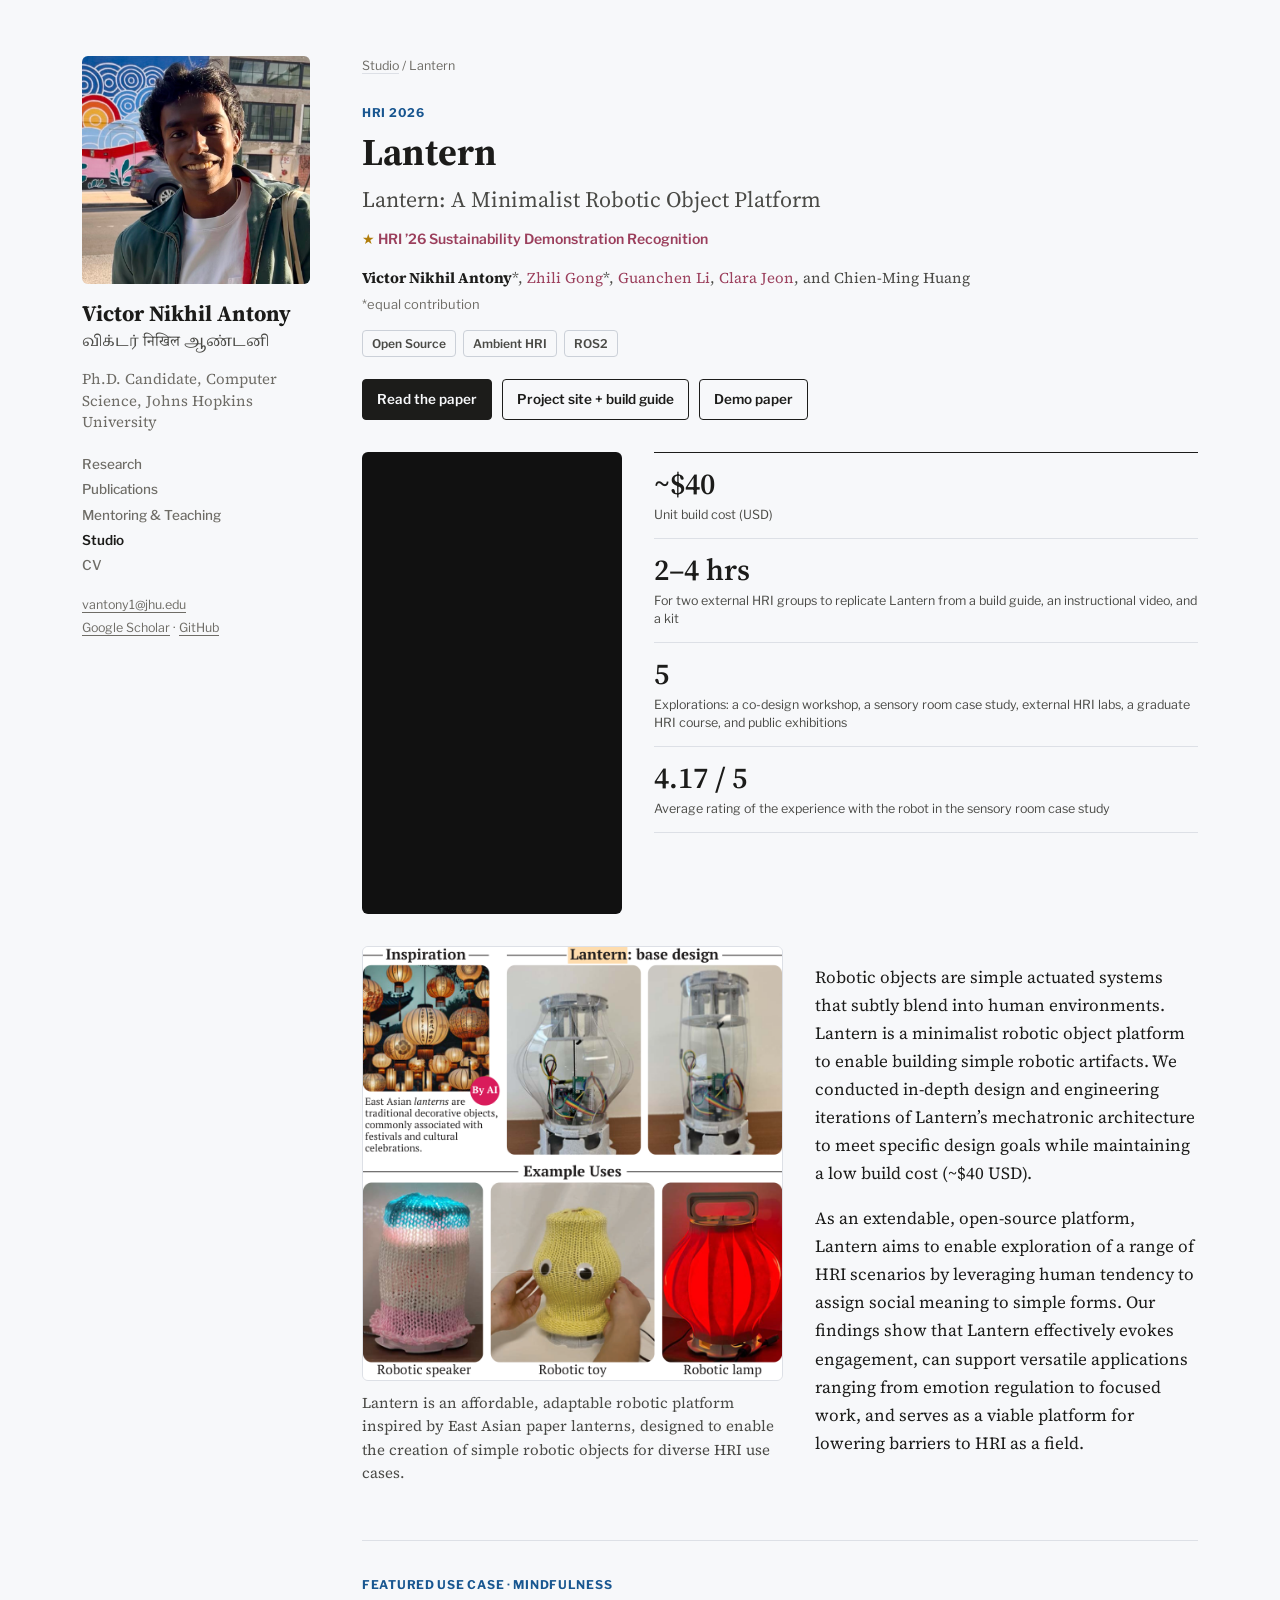
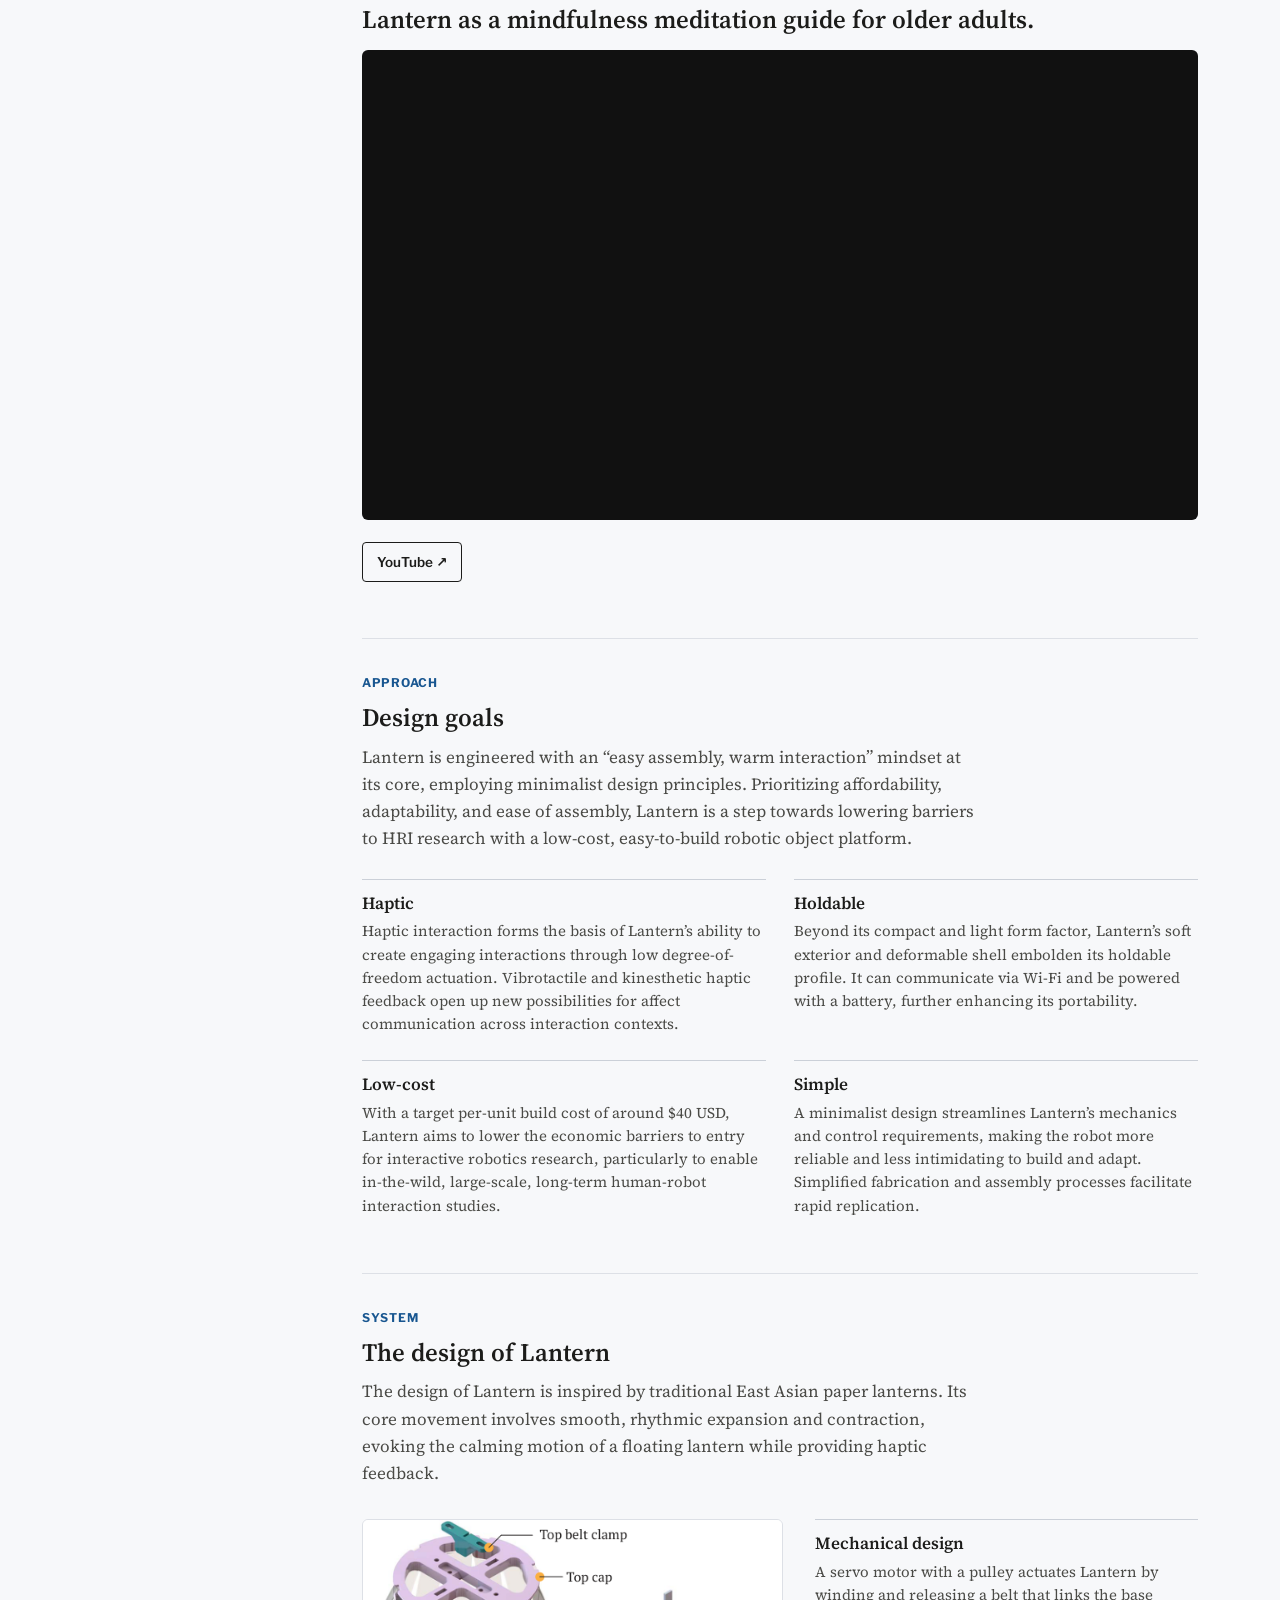
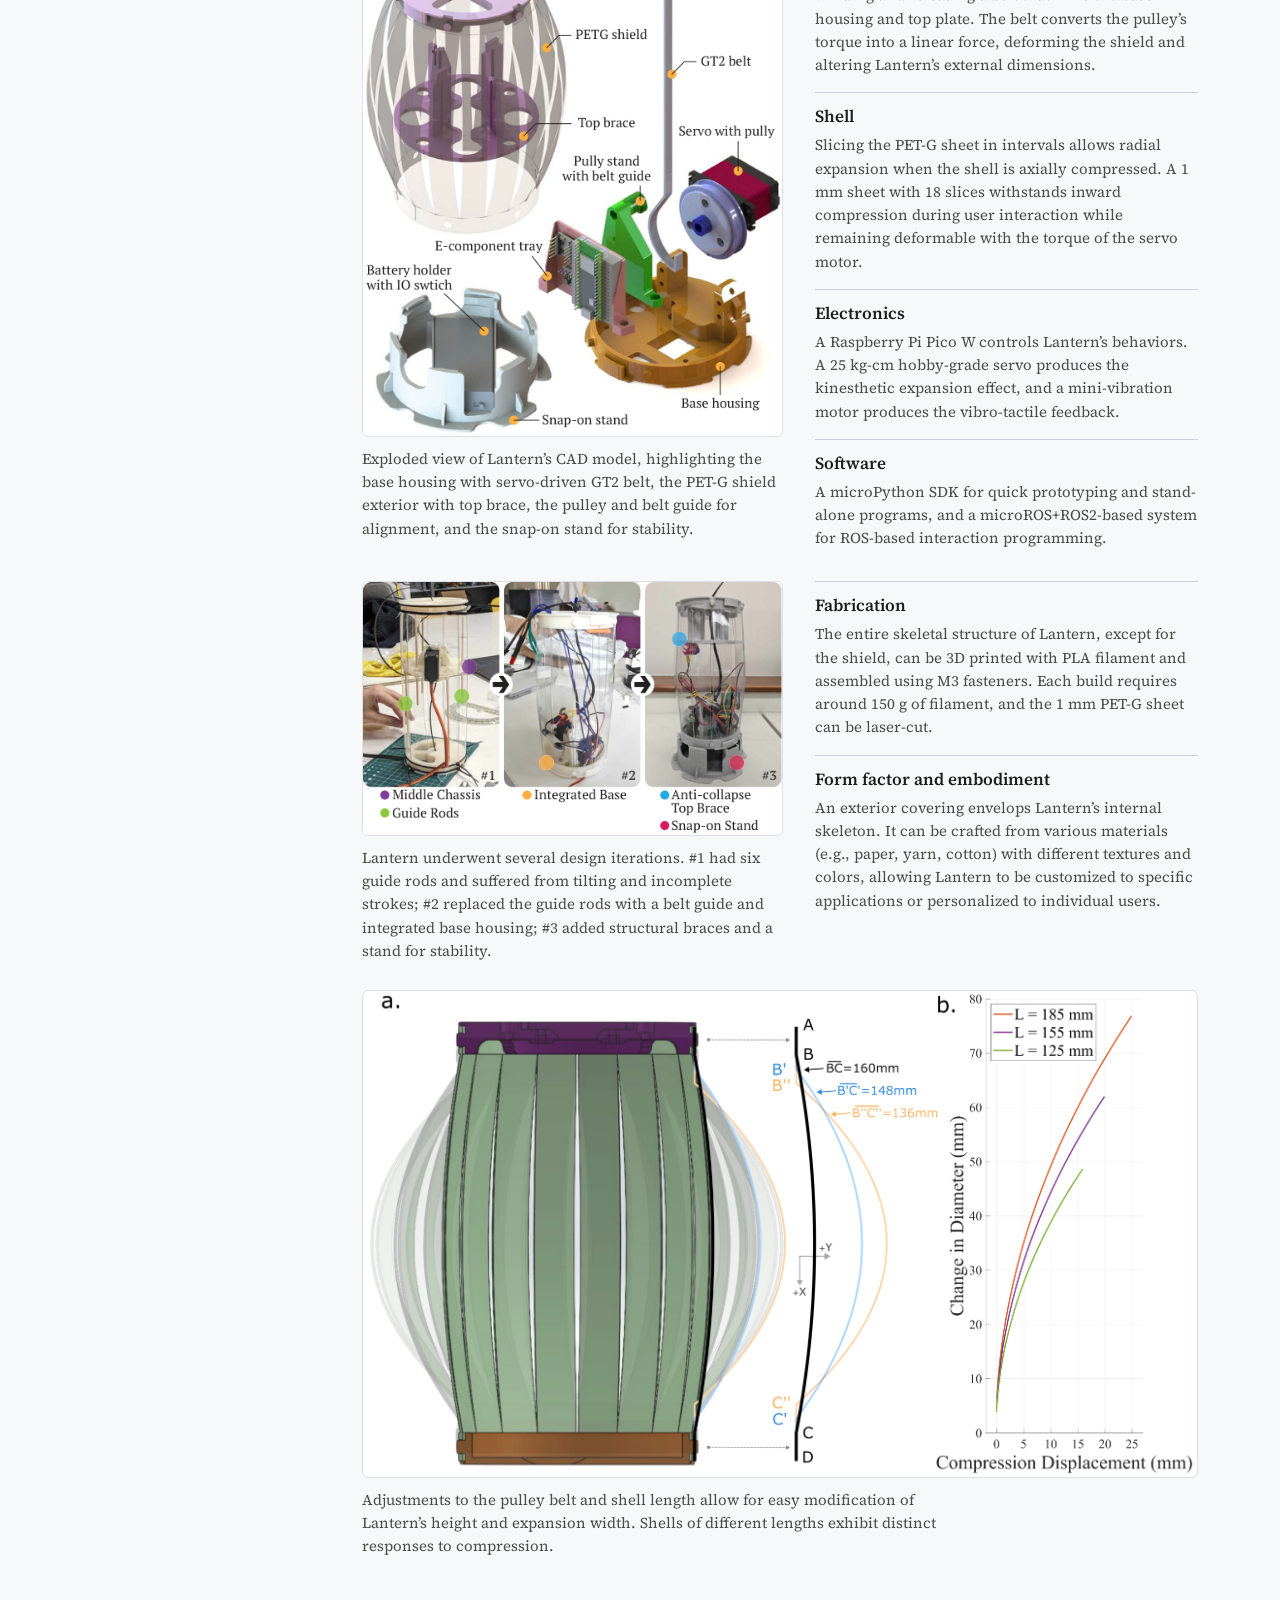
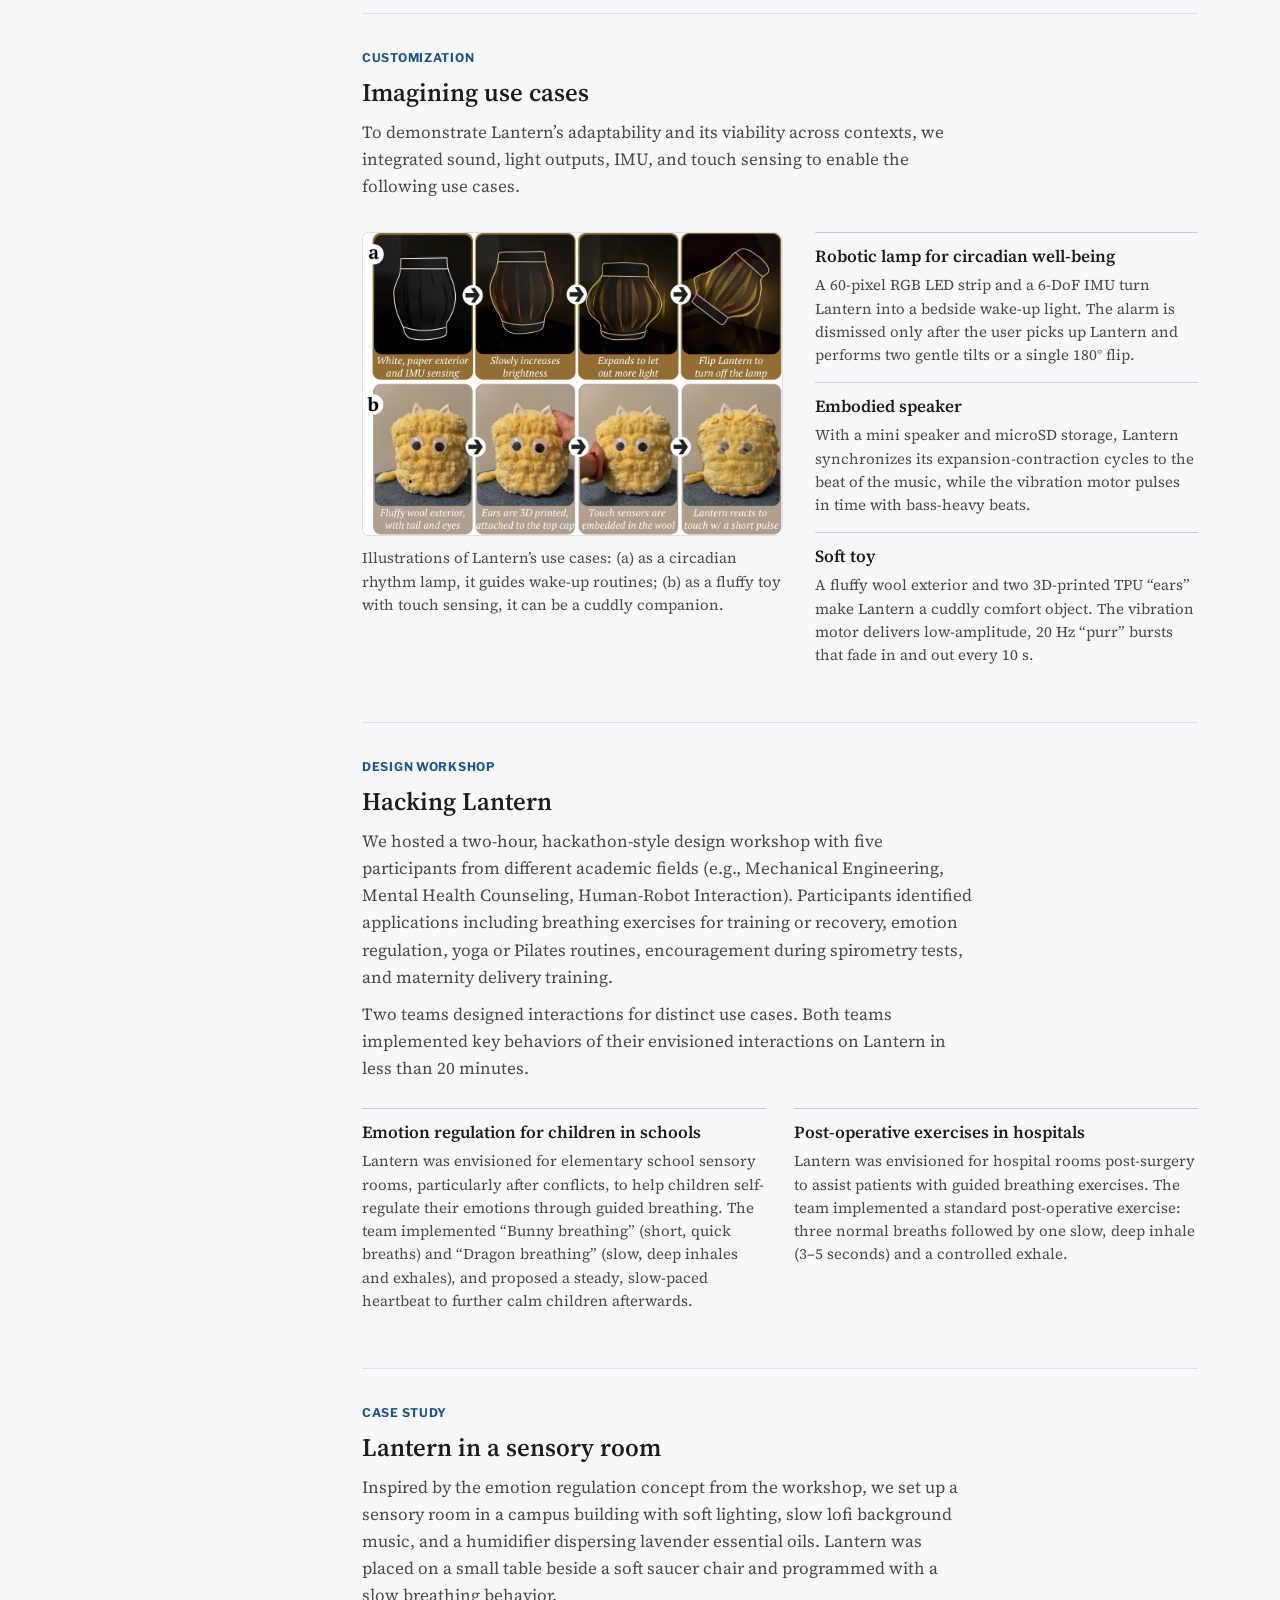
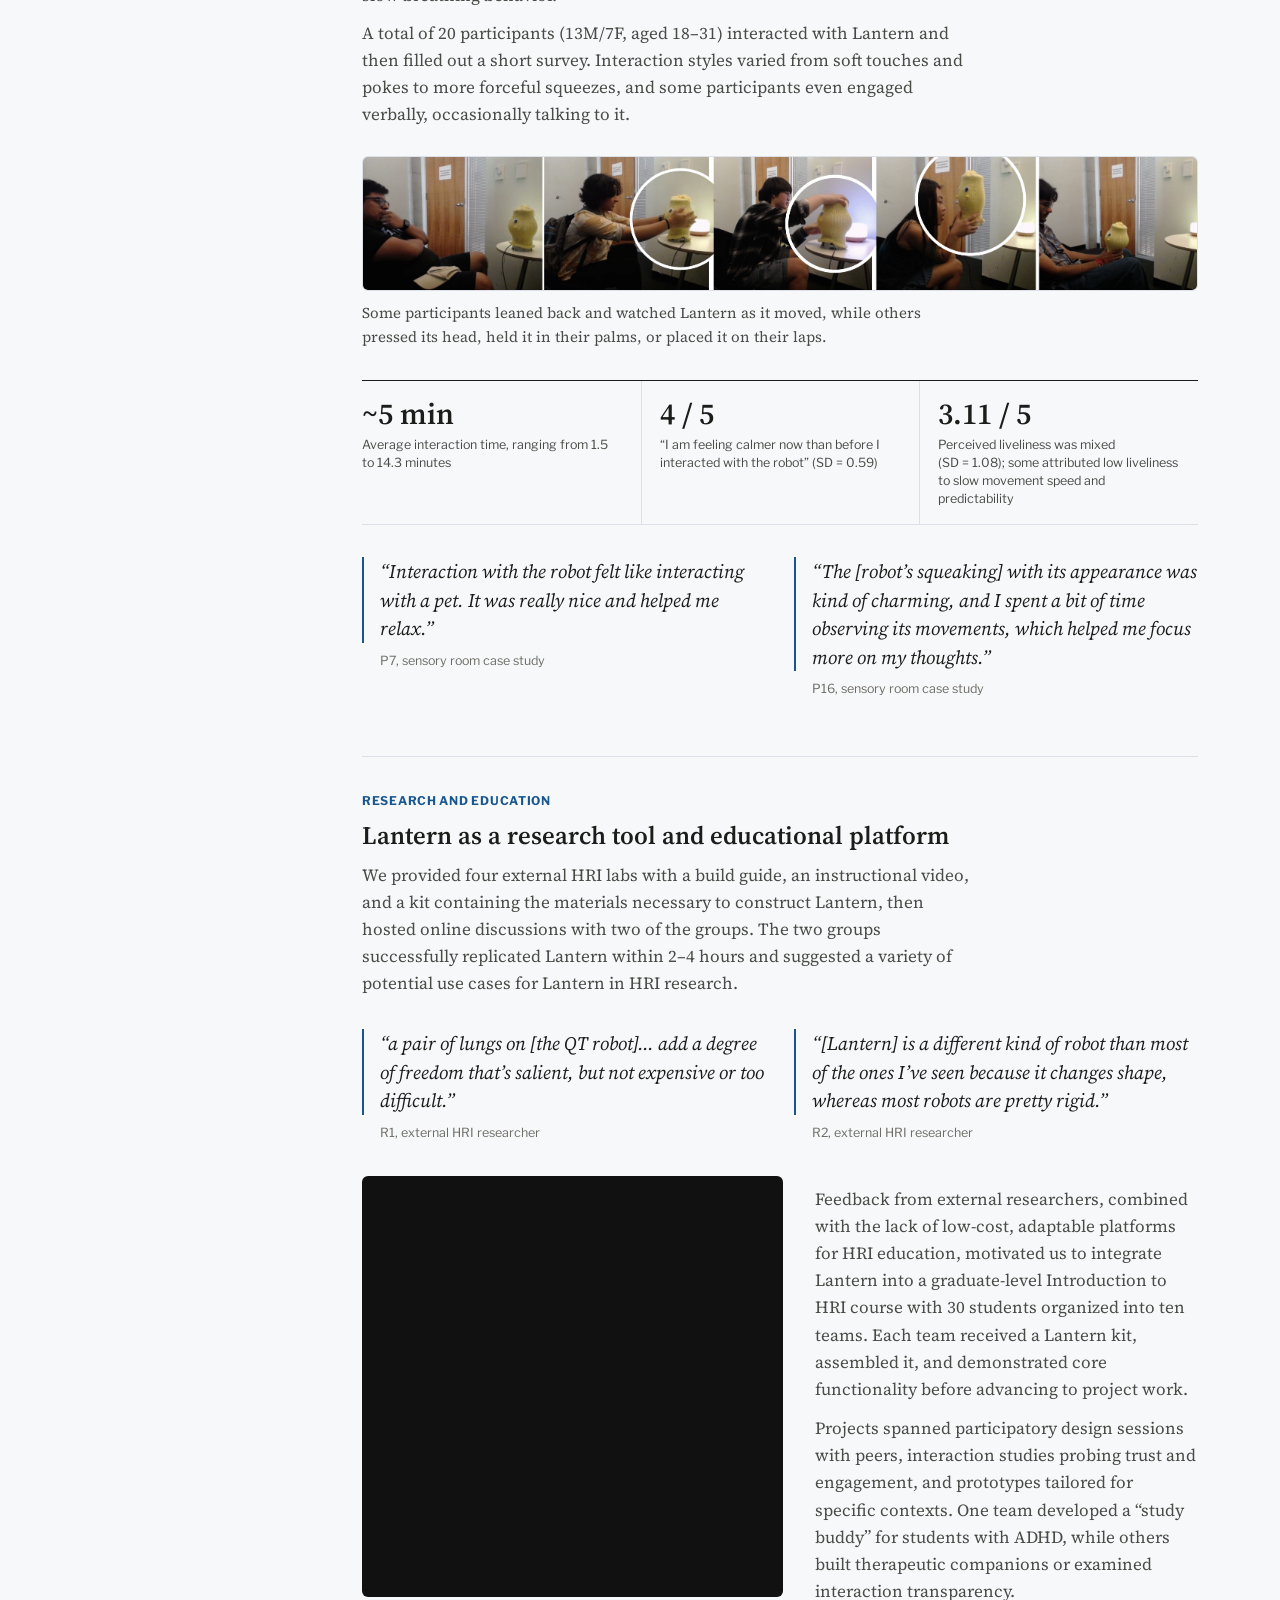
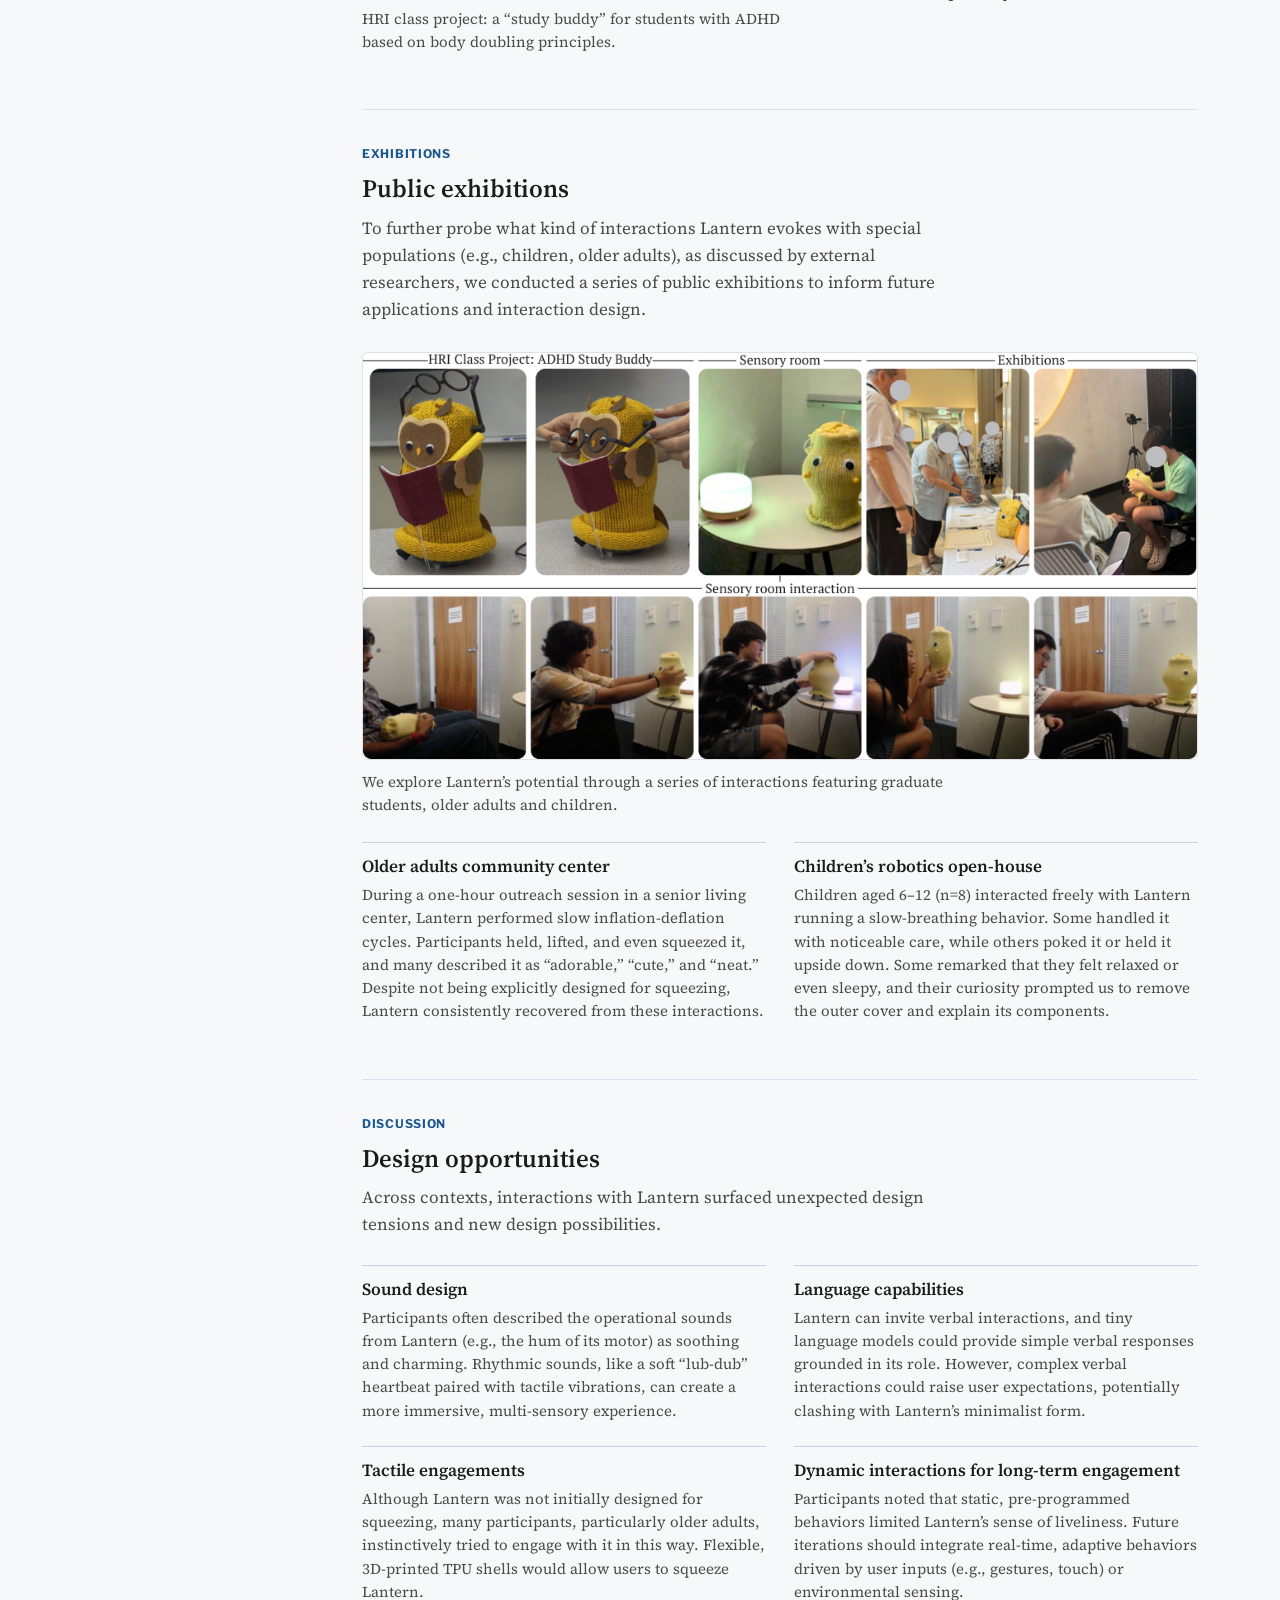
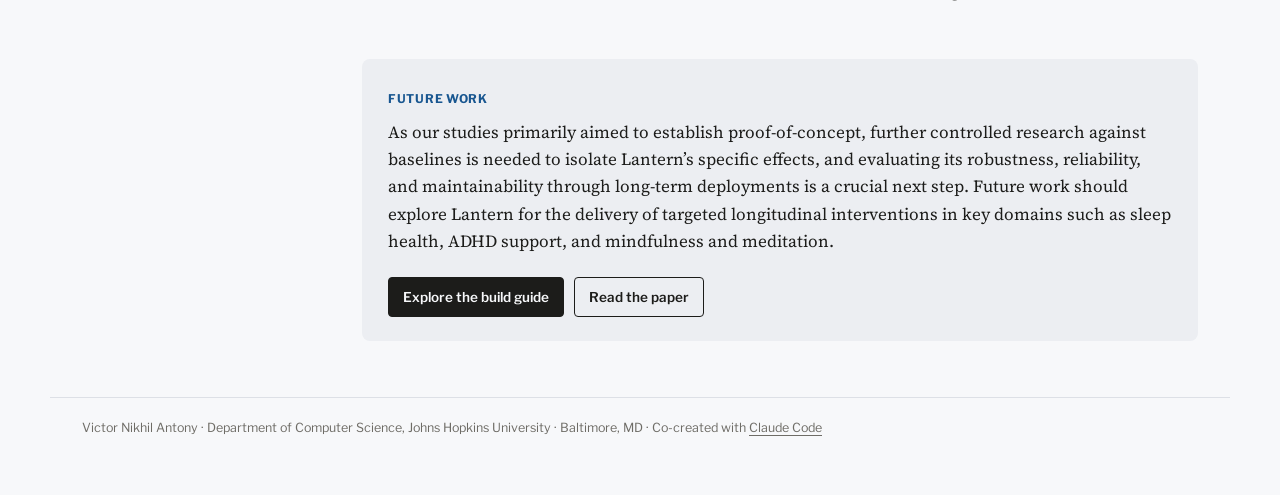
<file: projects/lantern.html>
<!DOCTYPE html>
<html lang="en">
<head>
<meta charset="UTF-8">
<meta name="viewport" content="width=device-width, initial-scale=1">
<title>Lantern · Victor Nikhil Antony</title>
<meta name="description" content="Lantern: A Minimalist Robotic Object Platform (HRI 2026). An open-source, low-cost (~$40) platform for building simple, haptic, holdable robotic objects.">
<link rel="icon" type="image/x-icon" href="../assets/favicon.ico">
<link rel="preconnect" href="https://fonts.googleapis.com">
<link rel="preconnect" href="https://fonts.gstatic.com" crossorigin>
<link href="https://fonts.googleapis.com/css2?family=Source+Serif+4:ital,opsz,wght@0,8..60,400;0,8..60,600;0,8..60,700;1,8..60,400&amp;family=Libre+Franklin:wght@400;500;600;700&amp;display=swap" rel="stylesheet">
<link href="https://fonts.googleapis.com/css2?family=Noto+Serif+Devanagari:wght@400&amp;family=Noto+Serif+Tamil:wght@400&amp;display=swap" rel="stylesheet">
<link rel="stylesheet" href="../assets/css/site.css">
<link rel="stylesheet" href="../assets/css/project.css">
</head>
<body>

<div class="shell page">
  <aside class="rail">
    <a href="../index.html"><img class="portrait" src="../assets/img/headshot.jpg" alt="Victor Nikhil Antony"></a>
    <p class="name"><a href="../index.html">Victor Nikhil Antony</a></p>
    <p class="alt-name"><span lang="ta">விக்டர்</span> <span lang="hi">निखिल</span> <span lang="ta">ஆண்டனி</span></p>
    <p class="byline">Ph.D. Candidate, Computer Science, Johns Hopkins University</p>
    <nav aria-label="Primary">
      <a href="../index.html#research">Research</a>
      <a href="../publications.html">Publications</a>
      <a href="../index.html#mentoring">Mentoring &amp; Teaching</a>
      <a href="../studio.html" aria-current="true">Studio</a>
      <a href="../assets/pdf/cv.pdf">CV</a>
    </nav>
    <p class="contact">
      <a href="mailto:vantony1@jhu.edu">vantony1@jhu.edu</a><br>
      <a href="https://scholar.google.com/citations?user=g-6V3woAAAAJ&amp;hl=en">Google Scholar</a> · <a href="https://github.com/vantony1">GitHub</a>
    </p>
  </aside>

  <main class="main project">
    <p class="crumb"><a href="../studio.html">Studio</a> / Lantern</p>

    <header class="project-head">
      <span class="kicker">HRI 2026</span>
      <h1>Lantern</h1>
      <p class="dek">Lantern: A Minimalist Robotic Object Platform</p>
      <p class="award"><span class="star" aria-hidden="true">★</span> HRI&nbsp;’26 Sustainability Demonstration Recognition</p>
      <p class="credits"><b>Victor Nikhil Antony</b>*, <span class="mentee">Zhili Gong</span>*, <span class="mentee">Guanchen Li</span>, <span class="mentee">Clara Jeon</span>, and Chien-Ming Huang</p>
      <p class="note">*equal contribution</p>
      <div class="tags"><span>Open Source</span><span>Ambient HRI</span><span>ROS2</span></div>
      <div class="actions">
        <a class="button primary" href="https://doi.org/10.1145/3757279.3785644">Read the paper</a>
        <a class="button" href="https://lantern-website-iota.vercel.app/">Project site + build guide</a>
        <a class="button" href="https://doi.org/10.1145/3776734.3794577">Demo paper</a>
      </div>
    </header>

    <div class="side portrait">
      <div class="video portrait"><iframe src="https://drive.google.com/file/d/1BvJgfhFwBtCn0AD-JZhbiMm1C8OYNPW5/preview" title="Lantern demo video" loading="lazy" referrerpolicy="strict-origin-when-cross-origin" allow="autoplay" allowfullscreen></iframe></div>
      <div class="stats col">
        <div class="stat"><b>~$40</b><span>Unit build cost (USD)</span></div>
        <div class="stat"><b>2–4 hrs</b><span>For two external HRI groups to replicate Lantern from a build guide, an instructional video, and a kit</span></div>
        <div class="stat"><b>5</b><span>Explorations: a co-design workshop, a sensory room case study, external HRI labs, a graduate HRI course, and public exhibitions</span></div>
        <div class="stat"><b>4.17 / 5</b><span>Average rating of the experience with the robot in the sensory room case study</span></div>
      </div>
    </div>

    <div class="side">
      <figure class="fig">
        <img src="../assets/img/lantern/teaser-draft.png" alt="East Asian paper lanterns as inspiration, the Lantern base design, and three example uses: a robotic speaker, a robotic toy, and a robotic lamp.">
        <figcaption>Lantern is an affordable, adaptable robotic platform inspired by East Asian paper lanterns, designed to enable the creation of simple robotic objects for diverse HRI use cases.</figcaption>
      </figure>
      <div>
        <p class="lede">Robotic objects are simple actuated systems that subtly blend into human environments. Lantern is a minimalist robotic object platform to enable building simple robotic artifacts. We conducted in-depth design and engineering iterations of Lantern’s mechatronic architecture to meet specific design goals while maintaining a low build cost (~$40 USD).</p>
        <p class="lede">As an extendable, open-source platform, Lantern aims to enable exploration of a range of HRI scenarios by leveraging human tendency to assign social meaning to simple forms. Our findings show that Lantern effectively evokes engagement, can support versatile applications ranging from emotion regulation to focused work, and serves as a viable platform for lowering barriers to HRI as a field.</p>
      </div>
    </div>

    <section class="chapter" aria-labelledby="lantern-mindfulness-title">
      <span class="kicker">Featured use case · Mindfulness</span>
      <h2 id="lantern-mindfulness-title">Lantern as a mindfulness meditation guide for older adults.</h2>
      <div class="video wide"><iframe src="https://www.youtube-nocookie.com/embed/SA3TgkSDT3A?rel=0" title="Lantern as a mindfulness meditation guide for older adults" loading="lazy" referrerpolicy="strict-origin-when-cross-origin" allow="accelerometer; autoplay; clipboard-write; encrypted-media; gyroscope; picture-in-picture; web-share" allowfullscreen></iframe></div>
      <div class="actions">
        <a class="button" href="https://youtu.be/SA3TgkSDT3A">YouTube <span aria-hidden="true">↗</span></a>
      </div>
    </section>

    <section class="chapter">
      <span class="kicker">Approach</span>
      <h2>Design goals</h2>
      <p class="lede">Lantern is engineered with an “easy assembly, warm interaction” mindset at its core, employing minimalist design principles. Prioritizing affordability, adaptability, and ease of assembly, Lantern is a step towards lowering barriers to HRI research with a low-cost, easy-to-build robotic object platform.</p>
      <div class="points two">
        <div class="point"><h3>Haptic</h3><p>Haptic interaction forms the basis of Lantern’s ability to create engaging interactions through low degree-of-freedom actuation. Vibrotactile and kinesthetic haptic feedback open up new possibilities for affect communication across interaction contexts.</p></div>
        <div class="point"><h3>Holdable</h3><p>Beyond its compact and light form factor, Lantern’s soft exterior and deformable shell embolden its holdable profile. It can communicate via Wi-Fi and be powered with a battery, further enhancing its portability.</p></div>
        <div class="point"><h3>Low-cost</h3><p>With a target per-unit build cost of around $40 USD, Lantern aims to lower the economic barriers to entry for interactive robotics research, particularly to enable in-the-wild, large-scale, long-term human-robot interaction studies.</p></div>
        <div class="point"><h3>Simple</h3><p>A minimalist design streamlines Lantern’s mechanics and control requirements, making the robot more reliable and less intimidating to build and adapt. Simplified fabrication and assembly processes facilitate rapid replication.</p></div>
      </div>
    </section>

    <section class="chapter">
      <span class="kicker">System</span>
      <h2>The design of Lantern</h2>
      <p class="lede">The design of Lantern is inspired by traditional East Asian paper lanterns. Its core movement involves smooth, rhythmic expansion and contraction, evoking the calming motion of a floating lantern while providing haptic feedback.</p>
      <div class="side">
        <figure class="fig">
          <img src="../assets/img/lantern/mech-design-draft.png" alt="Exploded view of Lantern’s CAD model with labeled parts: top belt clamp, top cap, PETG shield, top brace, GT2 belt, servo with pulley, pulley stand with belt guide, electronics tray, base housing, battery holder, and snap-on stand.">
          <figcaption>Exploded view of Lantern’s CAD model, highlighting the base housing with servo-driven GT2 belt, the PET-G shield exterior with top brace, the pulley and belt guide for alignment, and the snap-on stand for stability.</figcaption>
        </figure>
        <div class="points">
          <div class="point"><h3>Mechanical design</h3><p>A servo motor with a pulley actuates Lantern by winding and releasing a belt that links the base housing and top plate. The belt converts the pulley’s torque into a linear force, deforming the shield and altering Lantern’s external dimensions.</p></div>
          <div class="point"><h3>Shell</h3><p>Slicing the PET-G sheet in intervals allows radial expansion when the shell is axially compressed. A 1 mm sheet with 18 slices withstands inward compression during user interaction while remaining deformable with the torque of the servo motor.</p></div>
          <div class="point"><h3>Electronics</h3><p>A Raspberry Pi Pico W controls Lantern’s behaviors. A 25 kg-cm hobby-grade servo produces the kinesthetic expansion effect, and a mini-vibration motor produces the vibro-tactile feedback.</p></div>
          <div class="point"><h3>Software</h3><p>A microPython SDK for quick prototyping and stand-alone programs, and a microROS+ROS2-based system for ROS-based interaction programming.</p></div>
        </div>
      </div>
      <div class="side">
        <figure class="fig">
          <img src="../assets/img/lantern/design-iteration-draft.png" alt="Three Lantern prototypes: #1 with guide rods and middle chassis, #2 with an integrated base, and #3 with an anti-collapse top brace and snap-on stand.">
          <figcaption>Lantern underwent several design iterations. #1 had six guide rods and suffered from tilting and incomplete strokes; #2 replaced the guide rods with a belt guide and integrated base housing; #3 added structural braces and a stand for stability.</figcaption>
        </figure>
        <div class="points">
          <div class="point"><h3>Fabrication</h3><p>The entire skeletal structure of Lantern, except for the shield, can be 3D printed with PLA filament and assembled using M3 fasteners. Each build requires around 150 g of filament, and the 1 mm PET-G sheet can be laser-cut.</p></div>
          <div class="point"><h3>Form factor and embodiment</h3><p>An exterior covering envelops Lantern’s internal skeleton. It can be crafted from various materials (e.g., paper, yarn, cotton) with different textures and colors, allowing Lantern to be customized to specific applications or personalized to individual users.</p></div>
        </div>
      </div>
      <figure class="fig">
        <img src="../assets/img/lantern/kinematics.png" alt="Shell deformation under compression, and a plot of change in diameter against compression displacement for shell lengths of 125, 155, and 185 mm.">
        <figcaption>Adjustments to the pulley belt and shell length allow for easy modification of Lantern’s height and expansion width. Shells of different lengths exhibit distinct responses to compression.</figcaption>
      </figure>
    </section>

    <section class="chapter">
      <span class="kicker">Customization</span>
      <h2>Imagining use cases</h2>
      <p class="lede">To demonstrate Lantern’s adaptability and its viability across contexts, we integrated sound, light outputs, IMU, and touch sensing to enable the following use cases.</p>
      <div class="side">
        <figure class="fig">
          <img src="../assets/img/lantern/lantern-use-cases-annotated.png" alt="Two use case sequences: (a) a white paper Lantern lamp that brightens, expands, and turns off when flipped; (b) a fluffy wool Lantern with ears and eyes that reacts to touch.">
          <figcaption>Illustrations of Lantern’s use cases: (a) as a circadian rhythm lamp, it guides wake-up routines; (b) as a fluffy toy with touch sensing, it can be a cuddly companion.</figcaption>
        </figure>
        <div class="points">
          <div class="point"><h3>Robotic lamp for circadian well-being</h3><p>A 60-pixel RGB LED strip and a 6-DoF IMU turn Lantern into a bedside wake-up light. The alarm is dismissed only after the user picks up Lantern and performs two gentle tilts or a single 180° flip.</p></div>
          <div class="point"><h3>Embodied speaker</h3><p>With a mini speaker and microSD storage, Lantern synchronizes its expansion-contraction cycles to the beat of the music, while the vibration motor pulses in time with bass-heavy beats.</p></div>
          <div class="point"><h3>Soft toy</h3><p>A fluffy wool exterior and two 3D-printed TPU “ears” make Lantern a cuddly comfort object. The vibration motor delivers low-amplitude, 20 Hz “purr” bursts that fade in and out every 10 s.</p></div>
        </div>
      </div>
    </section>

    <section class="chapter">
      <span class="kicker">Design workshop</span>
      <h2>Hacking Lantern</h2>
      <p class="lede">We hosted a two-hour, hackathon-style design workshop with five participants from different academic fields (e.g., Mechanical Engineering, Mental Health Counseling, Human-Robot Interaction). Participants identified applications including breathing exercises for training or recovery, emotion regulation, yoga or Pilates routines, encouragement during spirometry tests, and maternity delivery training.</p>
      <p class="lede">Two teams designed interactions for distinct use cases. Both teams implemented key behaviors of their envisioned interactions on Lantern in less than 20 minutes.</p>
      <div class="points two">
        <div class="point"><h3>Emotion regulation for children in schools</h3><p>Lantern was envisioned for elementary school sensory rooms, particularly after conflicts, to help children self-regulate their emotions through guided breathing. The team implemented “Bunny breathing” (short, quick breaths) and “Dragon breathing” (slow, deep inhales and exhales), and proposed a steady, slow-paced heartbeat to further calm children afterwards.</p></div>
        <div class="point"><h3>Post-operative exercises in hospitals</h3><p>Lantern was envisioned for hospital rooms post-surgery to assist patients with guided breathing exercises. The team implemented a standard post-operative exercise: three normal breaths followed by one slow, deep inhale (3–5 seconds) and a controlled exhale.</p></div>
      </div>
    </section>

    <section class="chapter">
      <span class="kicker">Case study</span>
      <h2>Lantern in a sensory room</h2>
      <p class="lede">Inspired by the emotion regulation concept from the workshop, we set up a sensory room in a campus building with soft lighting, slow lofi background music, and a humidifier dispersing lavender essential oils. Lantern was placed on a small table beside a soft saucer chair and programmed with a slow breathing behavior.</p>
      <p class="lede">A total of 20 participants (13M/7F, aged 18–31) interacted with Lantern and then filled out a short survey. Interaction styles varied from soft touches and pokes to more forceful squeezes, and some participants even engaged verbally, occasionally talking to it.</p>
      <figure class="fig">
        <img src="../assets/img/lantern/image1-6.png" alt="Five sensory room participants: one leaning back and watching, one reaching for Lantern on the table, one pressing its top, one holding it up to her face, and one holding it on his lap.">
        <figcaption>Some participants leaned back and watched Lantern as it moved, while others pressed its head, held it in their palms, or placed it on their laps.</figcaption>
      </figure>
      <div class="stats three">
        <div class="stat"><b>~5 min</b><span>Average interaction time, ranging from 1.5 to 14.3 minutes</span></div>
        <div class="stat"><b>4 / 5</b><span>“I am feeling calmer now than before I interacted with the robot” (SD&nbsp;=&nbsp;0.59)</span></div>
        <div class="stat"><b>3.11 / 5</b><span>Perceived liveliness was mixed (SD&nbsp;=&nbsp;1.08); some attributed low liveliness to slow movement speed and predictability</span></div>
      </div>
      <div class="quotes">
        <div class="quote">
          <blockquote>“Interaction with the robot felt like interacting with a pet. It was really nice and helped me relax.”</blockquote>
          <p>P7, sensory room case study</p>
        </div>
        <div class="quote">
          <blockquote>“The [robot’s squeaking] with its appearance was kind of charming, and I spent a bit of time observing its movements, which helped me focus more on my thoughts.”</blockquote>
          <p>P16, sensory room case study</p>
        </div>
      </div>
    </section>

    <section class="chapter">
      <span class="kicker">Research and education</span>
      <h2>Lantern as a research tool and educational platform</h2>
      <p class="lede">We provided four external HRI labs with a build guide, an instructional video, and a kit containing the materials necessary to construct Lantern, then hosted online discussions with two of the groups. The two groups successfully replicated Lantern within 2–4 hours and suggested a variety of potential use cases for Lantern in HRI research.</p>
      <div class="quotes">
        <div class="quote">
          <blockquote>“a pair of lungs on [the QT robot]... add a degree of freedom that’s salient, but not expensive or too difficult.”</blockquote>
          <p>R1, external HRI researcher</p>
        </div>
        <div class="quote">
          <blockquote>“[Lantern] is a different kind of robot than most of the ones I’ve seen because it changes shape, whereas most robots are pretty rigid.”</blockquote>
          <p>R2, external HRI researcher</p>
        </div>
      </div>
      <div class="side">
        <figure class="fig" id="lantern-study-buddy-panel">
          <div class="video square"><iframe src="https://drive.google.com/file/d/1dqhEaEmV17HiHsdCGKlC1OBUl5lyjdP7/preview" title="Lantern ADHD study buddy demo" loading="lazy" referrerpolicy="strict-origin-when-cross-origin" allow="autoplay" allowfullscreen></iframe></div>
          <figcaption>HRI class project: a “study buddy” for students with ADHD based on body doubling principles.</figcaption>
        </figure>
        <div>
          <p class="lede">Feedback from external researchers, combined with the lack of low-cost, adaptable platforms for HRI education, motivated us to integrate Lantern into a graduate-level Introduction to HRI course with 30 students organized into ten teams. Each team received a Lantern kit, assembled it, and demonstrated core functionality before advancing to project work.</p>
          <p class="lede">Projects spanned participatory design sessions with peers, interaction studies probing trust and engagement, and prototypes tailored for specific contexts. One team developed a “study buddy” for students with ADHD, while others built therapeutic companions or examined interaction transparency.</p>
        </div>
      </div>
    </section>

    <section class="chapter">
      <span class="kicker">Exhibitions</span>
      <h2>Public exhibitions</h2>
      <p class="lede">To further probe what kind of interactions Lantern evokes with special populations (e.g., children, older adults), as discussed by external researchers, we conducted a series of public exhibitions to inform future applications and interaction design.</p>
      <figure class="fig">
        <img src="../assets/img/lantern/lantern-demonstrations.png" alt="The ADHD study buddy class project, the sensory room, public exhibitions with older adults and children, and sensory room interactions.">
        <figcaption>We explore Lantern’s potential through a series of interactions featuring graduate students, older adults and children.</figcaption>
      </figure>
      <div class="points two">
        <div class="point"><h3>Older adults community center</h3><p>During a one-hour outreach session in a senior living center, Lantern performed slow inflation-deflation cycles. Participants held, lifted, and even squeezed it, and many described it as “adorable,” “cute,” and “neat.” Despite not being explicitly designed for squeezing, Lantern consistently recovered from these interactions.</p></div>
        <div class="point"><h3>Children’s robotics open-house</h3><p>Children aged 6–12 (n=8) interacted freely with Lantern running a slow-breathing behavior. Some handled it with noticeable care, while others poked it or held it upside down. Some remarked that they felt relaxed or even sleepy, and their curiosity prompted us to remove the outer cover and explain its components.</p></div>
      </div>
    </section>

    <section class="chapter">
      <span class="kicker">Discussion</span>
      <h2>Design opportunities</h2>
      <p class="lede">Across contexts, interactions with Lantern surfaced unexpected design tensions and new design possibilities.</p>
      <div class="points two">
        <div class="point"><h3>Sound design</h3><p>Participants often described the operational sounds from Lantern (e.g., the hum of its motor) as soothing and charming. Rhythmic sounds, like a soft “lub-dub” heartbeat paired with tactile vibrations, can create a more immersive, multi-sensory experience.</p></div>
        <div class="point"><h3>Language capabilities</h3><p>Lantern can invite verbal interactions, and tiny language models could provide simple verbal responses grounded in its role. However, complex verbal interactions could raise user expectations, potentially clashing with Lantern’s minimalist form.</p></div>
        <div class="point"><h3>Tactile engagements</h3><p>Although Lantern was not initially designed for squeezing, many participants, particularly older adults, instinctively tried to engage with it in this way. Flexible, 3D-printed TPU shells would allow users to squeeze Lantern.</p></div>
        <div class="point"><h3>Dynamic interactions for long-term engagement</h3><p>Participants noted that static, pre-programmed behaviors limited Lantern’s sense of liveliness. Future iterations should integrate real-time, adaptive behaviors driven by user inputs (e.g., gestures, touch) or environmental sensing.</p></div>
      </div>
    </section>

    <aside class="callout">
      <span class="kicker">Future work</span>
      <p>As our studies primarily aimed to establish proof-of-concept, further controlled research against baselines is needed to isolate Lantern’s specific effects, and evaluating its robustness, reliability, and maintainability through long-term deployments is a crucial next step. Future work should explore Lantern for the delivery of targeted longitudinal interventions in key domains such as sleep health, ADHD support, and mindfulness and meditation.</p>
      <div class="actions">
        <a class="button primary" href="https://lantern-website-iota.vercel.app/">Explore the build guide</a>
        <a class="button" href="https://doi.org/10.1145/3757279.3785644">Read the paper</a>
      </div>
    </aside>
  </main>
</div>

<footer class="site page">Victor Nikhil Antony · Department of Computer Science, Johns Hopkins University · Baltimore, MD · Co-created with <a href="https://claude.com/claude-code">Claude Code</a></footer>

</body>
</html>
</file>
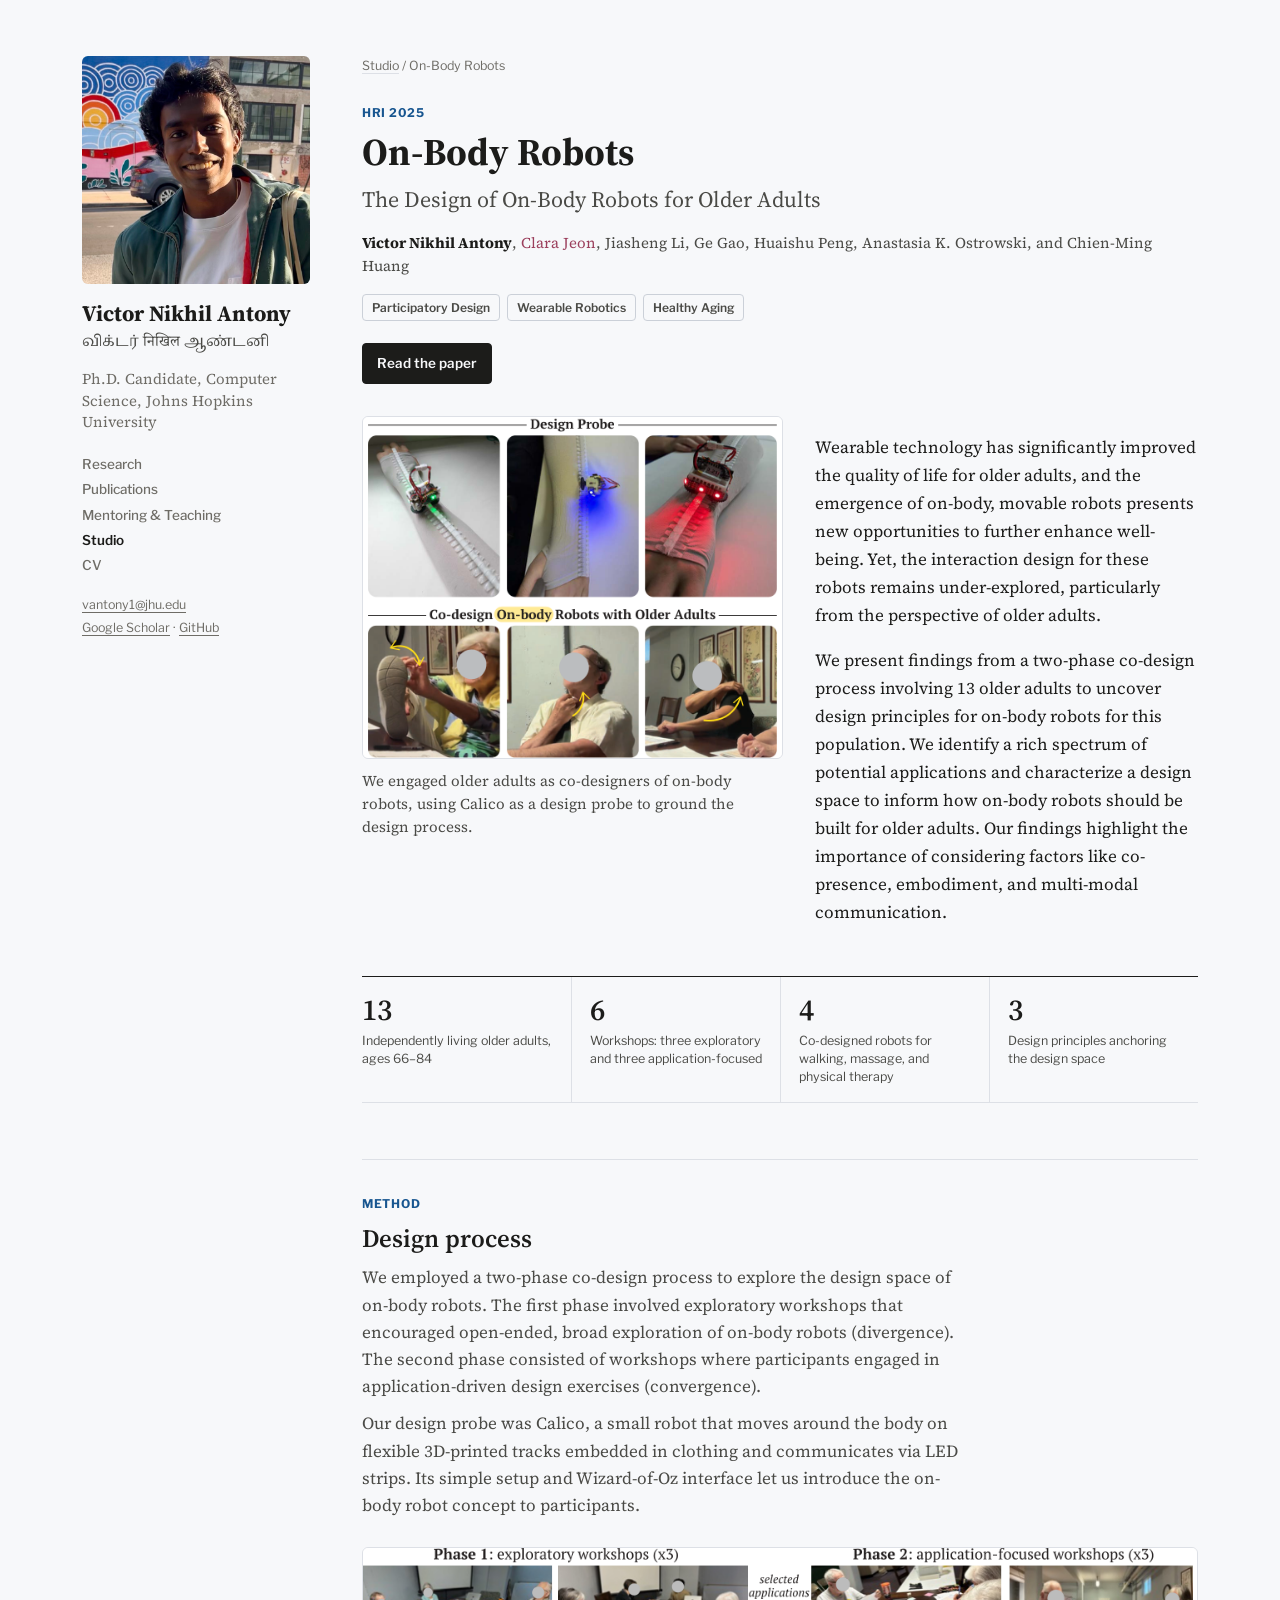
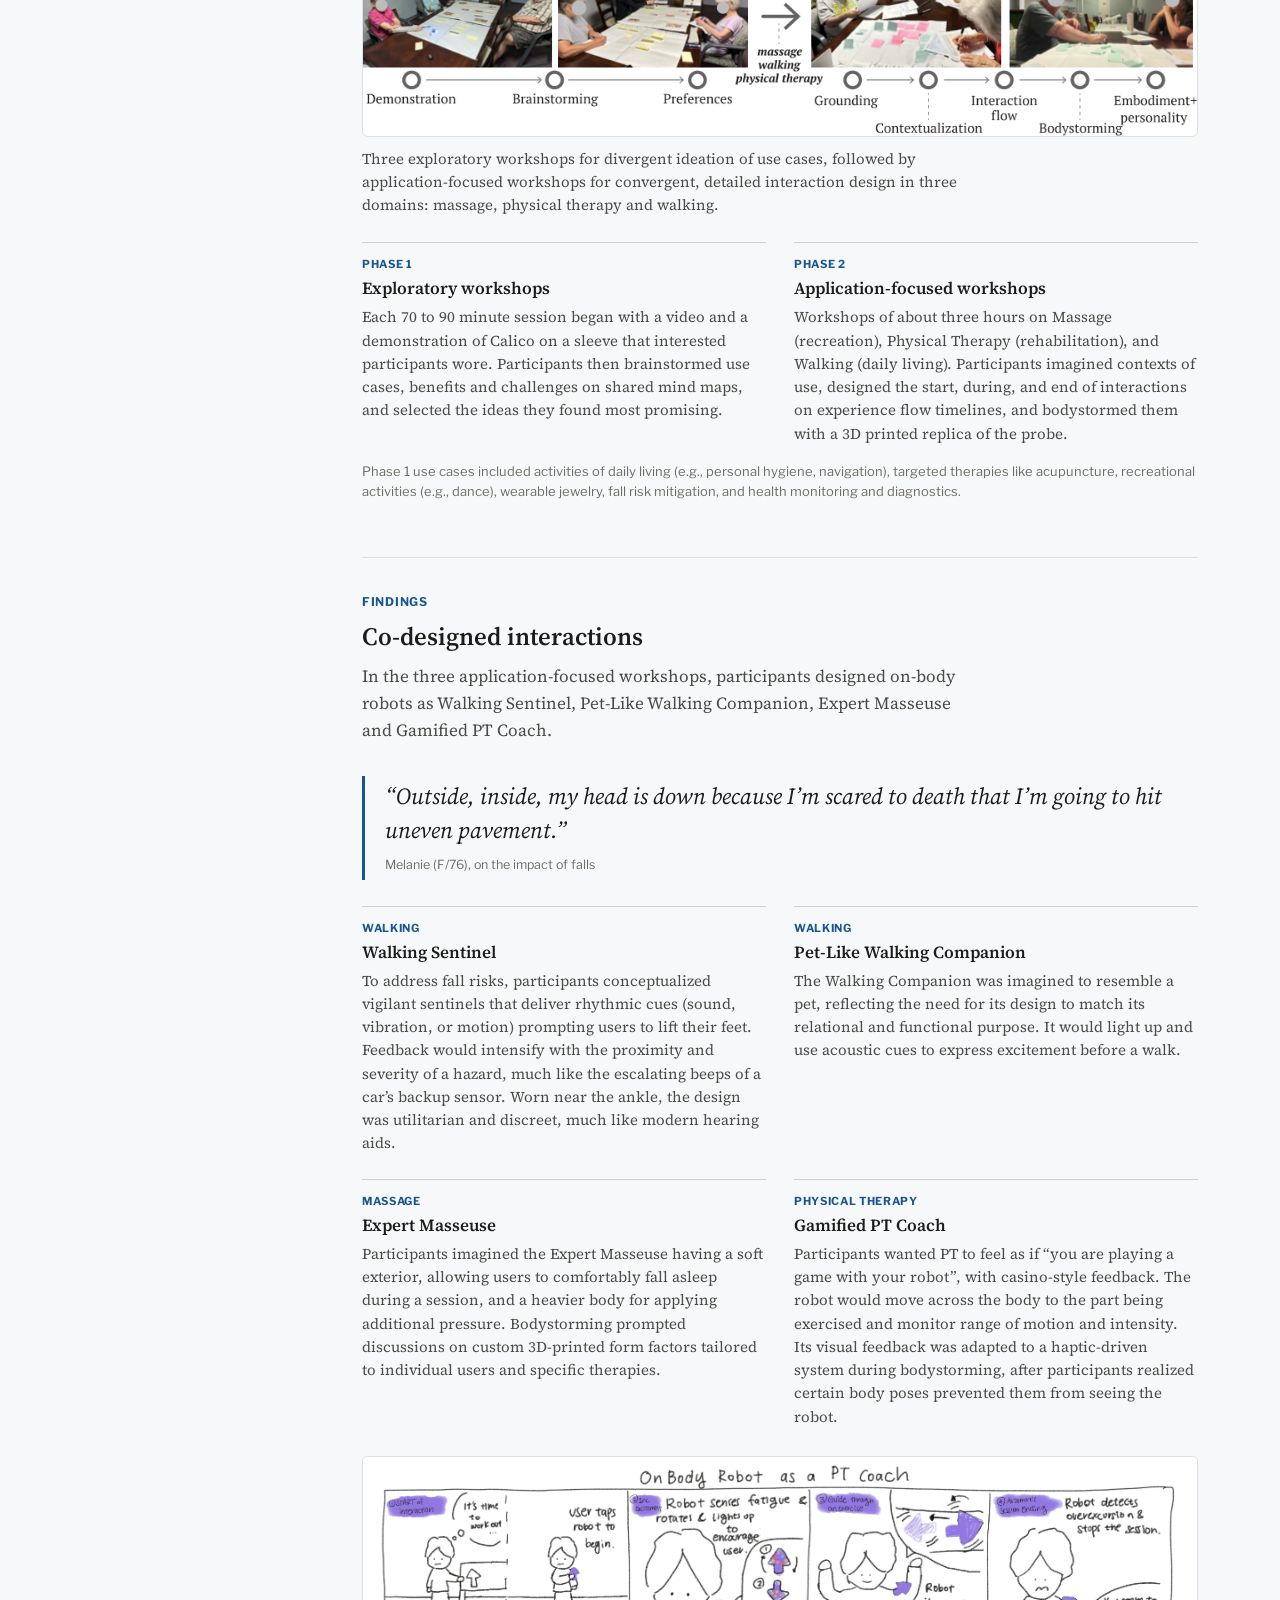
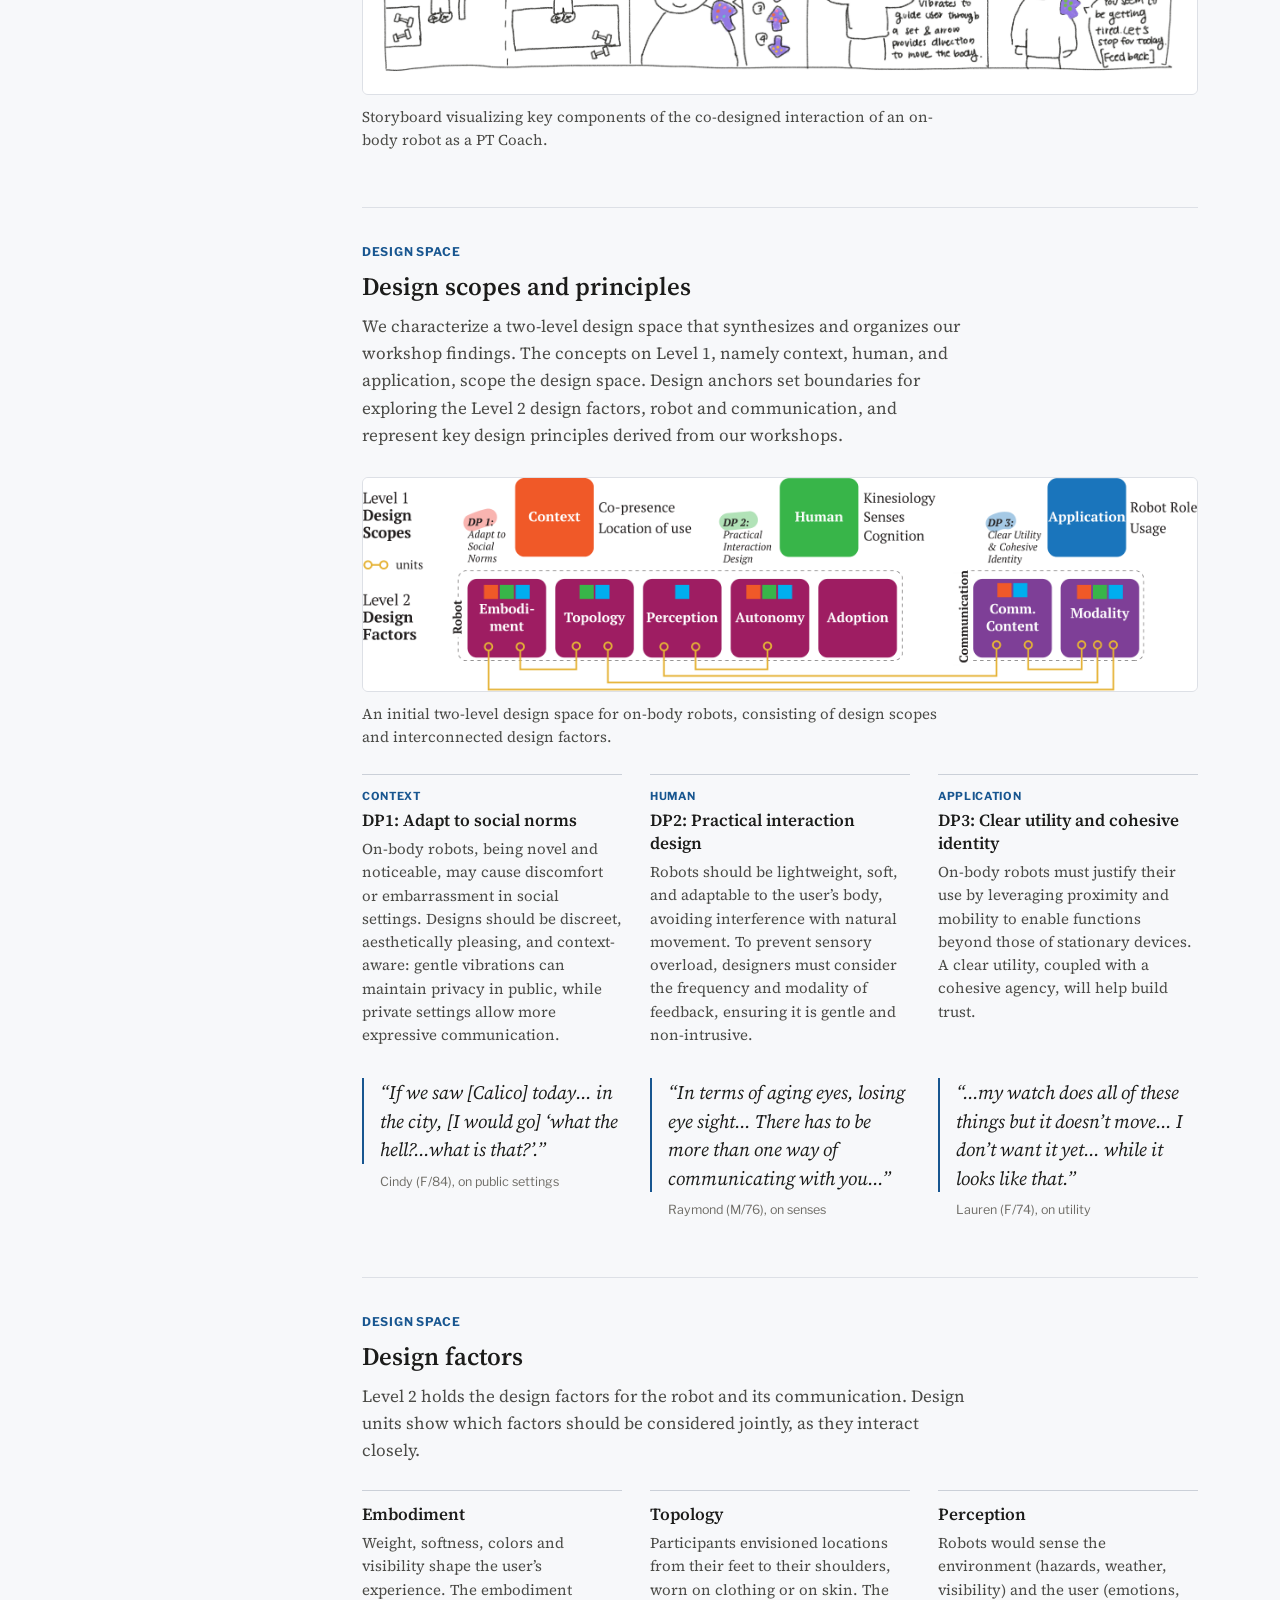
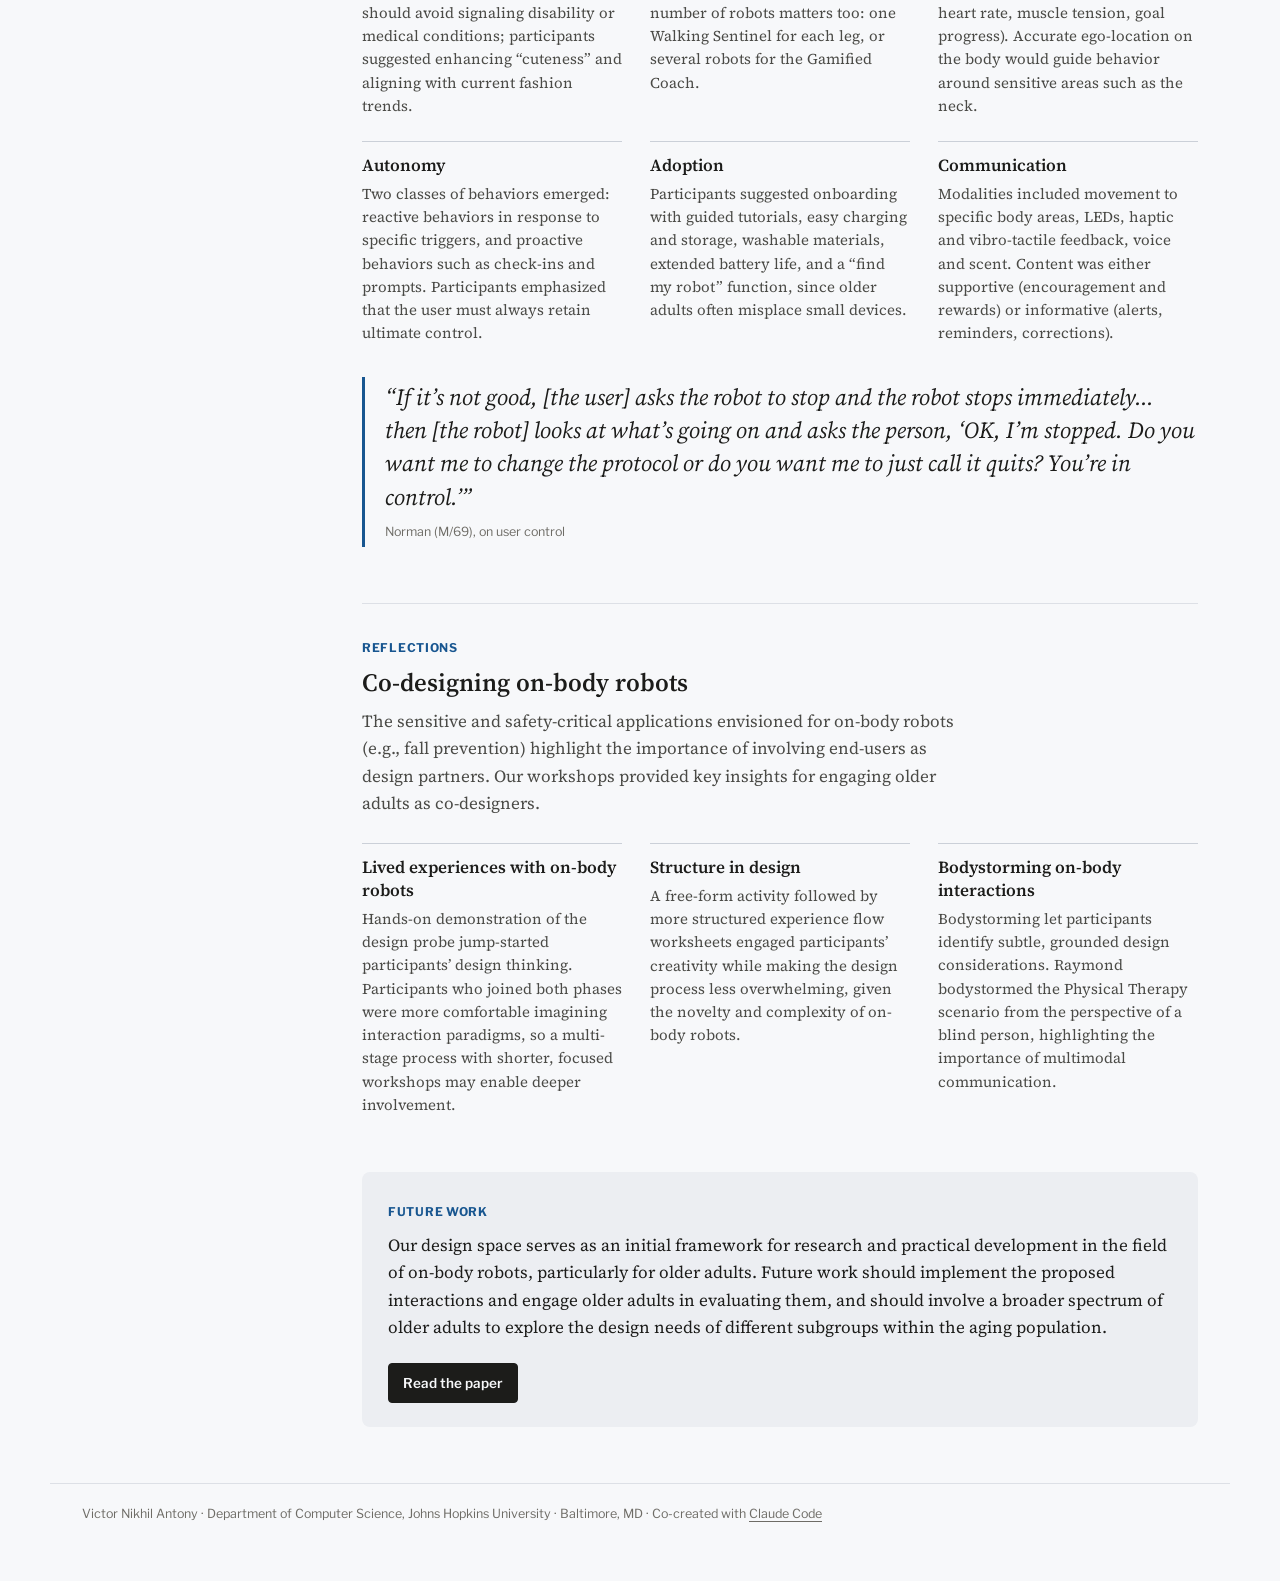
<file: projects/on-body.html>
<!DOCTYPE html>
<html lang="en">
<head>
<meta charset="UTF-8">
<meta name="viewport" content="width=device-width, initial-scale=1">
<title>On-Body Robots · Victor Nikhil Antony</title>
<meta name="description" content="The Design of On-Body Robots for Older Adults (HRI 2025): a two-phase co-design process with 13 older adults, using the Calico robot as a design probe.">
<link rel="icon" type="image/x-icon" href="../assets/favicon.ico">
<link rel="preconnect" href="https://fonts.googleapis.com">
<link rel="preconnect" href="https://fonts.gstatic.com" crossorigin>
<link href="https://fonts.googleapis.com/css2?family=Source+Serif+4:ital,opsz,wght@0,8..60,400;0,8..60,600;0,8..60,700;1,8..60,400&amp;family=Libre+Franklin:wght@400;500;600;700&amp;display=swap" rel="stylesheet">
<link href="https://fonts.googleapis.com/css2?family=Noto+Serif+Devanagari:wght@400&amp;family=Noto+Serif+Tamil:wght@400&amp;display=swap" rel="stylesheet">
<link rel="stylesheet" href="../assets/css/site.css">
<link rel="stylesheet" href="../assets/css/project.css">
</head>
<body>

<div class="shell page">
  <aside class="rail">
    <a href="../index.html"><img class="portrait" src="../assets/img/headshot.jpg" alt="Victor Nikhil Antony"></a>
    <p class="name"><a href="../index.html">Victor Nikhil Antony</a></p>
    <p class="alt-name"><span lang="ta">விக்டர்</span> <span lang="hi">निखिल</span> <span lang="ta">ஆண்டனி</span></p>
    <p class="byline">Ph.D. Candidate, Computer Science, Johns Hopkins University</p>
    <nav aria-label="Primary">
      <a href="../index.html#research">Research</a>
      <a href="../publications.html">Publications</a>
      <a href="../index.html#mentoring">Mentoring &amp; Teaching</a>
      <a href="../studio.html" aria-current="true">Studio</a>
      <a href="../assets/pdf/cv.pdf">CV</a>
    </nav>
    <p class="contact">
      <a href="mailto:vantony1@jhu.edu">vantony1@jhu.edu</a><br>
      <a href="https://scholar.google.com/citations?user=g-6V3woAAAAJ&amp;hl=en">Google Scholar</a> · <a href="https://github.com/vantony1">GitHub</a>
    </p>
  </aside>

  <main class="main project">
    <p class="crumb"><a href="../studio.html">Studio</a> / On-Body Robots</p>

    <header class="project-head">
      <span class="kicker">HRI 2025</span>
      <h1>On-Body Robots</h1>
      <p class="dek">The Design of On-Body Robots for Older Adults</p>
      <p class="credits"><b>Victor Nikhil Antony</b>, <span class="mentee">Clara Jeon</span>, Jiasheng Li, Ge Gao, Huaishu Peng, Anastasia K. Ostrowski, and Chien-Ming Huang</p>
      <div class="tags"><span>Participatory Design</span><span>Wearable Robotics</span><span>Healthy Aging</span></div>
      <div class="actions">
        <a class="button primary" href="https://doi.org/10.1109/HRI61500.2025.10973948">Read the paper</a>
      </div>
    </header>

    <div class="side">
      <figure class="fig hero">
        <img src="../assets/img/on-body/teaser-draft2.png" alt="Top: the Calico robot moving along a track on a sleeve, lit in green, blue and red. Bottom: older adults gesturing at their ankle, chin and shoulder during co-design.">
        <figcaption>We engaged older adults as co-designers of on-body robots, using Calico as a design probe to ground the design process.</figcaption>
      </figure>
      <div>
        <p class="lede">Wearable technology has significantly improved the quality of life for older adults, and the emergence of on-body, movable robots presents new opportunities to further enhance well-being. Yet, the interaction design for these robots remains under-explored, particularly from the perspective of older adults.</p>
        <p class="lede">We present findings from a two-phase co-design process involving 13 older adults to uncover design principles for on-body robots for this population. We identify a rich spectrum of potential applications and characterize a design space to inform how on-body robots should be built for older adults. Our findings highlight the importance of considering factors like co-presence, embodiment, and multi-modal communication.</p>
      </div>
    </div>

    <div class="stats">
      <div class="stat"><b>13</b><span>Independently living older adults, ages 66–84</span></div>
      <div class="stat"><b>6</b><span>Workshops: three exploratory and three application-focused</span></div>
      <div class="stat"><b>4</b><span>Co-designed robots for walking, massage, and physical therapy</span></div>
      <div class="stat"><b>3</b><span>Design principles anchoring the design space</span></div>
    </div>

    <section class="chapter">
      <span class="kicker">Method</span>
      <h2>Design process</h2>
      <p class="lede">We employed a two-phase co-design process to explore the design space of on-body robots. The first phase involved exploratory workshops that encouraged open-ended, broad exploration of on-body robots (divergence). The second phase consisted of workshops where participants engaged in application-driven design exercises (convergence).</p>
      <p class="lede">Our design probe was Calico, a small robot that moves around the body on flexible 3D-printed tracks embedded in clothing and communicates via LED strips. Its simple setup and Wizard-of-Oz interface let us introduce the on-body robot concept to participants.</p>
      <figure class="fig">
        <img src="../assets/img/on-body/design-process.png" alt="Workshop photos along a timeline. Phase 1: demonstration, brainstorming, preferences. Phase 2 for massage, walking and physical therapy: grounding, contextualization, interaction flow, bodystorming, embodiment and personality.">
        <figcaption>Three exploratory workshops for divergent ideation of use cases, followed by application-focused workshops for convergent, detailed interaction design in three domains: massage, physical therapy and walking.</figcaption>
      </figure>
      <div class="points two">
        <div class="point"><span class="kicker">Phase 1</span><h3>Exploratory workshops</h3><p>Each 70 to 90 minute session began with a video and a demonstration of Calico on a sleeve that interested participants wore. Participants then brainstormed use cases, benefits and challenges on shared mind maps, and selected the ideas they found most promising.</p></div>
        <div class="point"><span class="kicker">Phase 2</span><h3>Application-focused workshops</h3><p>Workshops of about three hours on Massage (recreation), Physical Therapy (rehabilitation), and Walking (daily living). Participants imagined contexts of use, designed the start, during, and end of interactions on experience flow timelines, and bodystormed them with a 3D printed replica of the probe.</p></div>
      </div>
      <p class="note">Phase 1 use cases included activities of daily living (e.g., personal hygiene, navigation), targeted therapies like acupuncture, recreational activities (e.g., dance), wearable jewelry, fall risk mitigation, and health monitoring and diagnostics.</p>
    </section>

    <section class="chapter">
      <span class="kicker">Findings</span>
      <h2>Co-designed interactions</h2>
      <p class="lede">In the three application-focused workshops, participants designed on-body robots as Walking Sentinel, Pet-Like Walking Companion, Expert Masseuse and Gamified PT Coach.</p>
      <div class="pullquote">
        <blockquote>“Outside, inside, my head is down because I’m scared to death that I’m going to hit uneven pavement.”</blockquote>
        <p>Melanie (F/76), on the impact of falls</p>
      </div>
      <div class="points two">
        <div class="point">
          <span class="kicker">Walking</span>
          <h3>Walking Sentinel</h3>
          <p>To address fall risks, participants conceptualized vigilant sentinels that deliver rhythmic cues (sound, vibration, or motion) prompting users to lift their feet. Feedback would intensify with the proximity and severity of a hazard, much like the escalating beeps of a car’s backup sensor. Worn near the ankle, the design was utilitarian and discreet, much like modern hearing aids.</p>
        </div>
        <div class="point">
          <span class="kicker">Walking</span>
          <h3>Pet-Like Walking Companion</h3>
          <p>The Walking Companion was imagined to resemble a pet, reflecting the need for its design to match its relational and functional purpose. It would light up and use acoustic cues to express excitement before a walk.</p>
        </div>
        <div class="point">
          <span class="kicker">Massage</span>
          <h3>Expert Masseuse</h3>
          <p>Participants imagined the Expert Masseuse having a soft exterior, allowing users to comfortably fall asleep during a session, and a heavier body for applying additional pressure. Bodystorming prompted discussions on custom 3D-printed form factors tailored to individual users and specific therapies.</p>
        </div>
        <div class="point">
          <span class="kicker">Physical therapy</span>
          <h3>Gamified PT Coach</h3>
          <p>Participants wanted PT to feel as if “you are playing a game with your robot”, with casino-style feedback. The robot would move across the body to the part being exercised and monitor range of motion and intensity. Its visual feedback was adapted to a haptic-driven system during bodystorming, after participants realized certain body poses prevented them from seeing the robot.</p>
        </div>
      </div>
      <figure class="fig">
        <img src="../assets/img/on-body/pt-storyboard.jpg" alt="Four-panel storyboard: the user taps the robot to begin; the robot senses fatigue and rotates and lights up to encourage; it vibrates and points an arrow to guide an exercise; it detects overexertion and stops the session.">
        <figcaption>Storyboard visualizing key components of the co-designed interaction of an on-body robot as a PT Coach.</figcaption>
      </figure>
    </section>

    <section class="chapter">
      <span class="kicker">Design space</span>
      <h2>Design scopes and principles</h2>
      <p class="lede">We characterize a two-level design space that synthesizes and organizes our workshop findings. The concepts on Level 1, namely context, human, and application, scope the design space. Design anchors set boundaries for exploring the Level 2 design factors, robot and communication, and represent key design principles derived from our workshops.</p>
      <figure class="fig">
        <img src="../assets/img/on-body/design-space-draft-v2.png" alt="Diagram: Level 1 design scopes Context, Human and Application, each with a design principle; Level 2 design factors Embodiment, Topology, Perception, Autonomy, Adoption, Communication Content and Modality, linked by design units.">
        <figcaption>An initial two-level design space for on-body robots, consisting of design scopes and interconnected design factors.</figcaption>
      </figure>
      <div class="points">
        <div class="point"><span class="kicker">Context</span><h3>DP1: Adapt to social norms</h3><p>On-body robots, being novel and noticeable, may cause discomfort or embarrassment in social settings. Designs should be discreet, aesthetically pleasing, and context-aware: gentle vibrations can maintain privacy in public, while private settings allow more expressive communication.</p></div>
        <div class="point"><span class="kicker">Human</span><h3>DP2: Practical interaction design</h3><p>Robots should be lightweight, soft, and adaptable to the user’s body, avoiding interference with natural movement. To prevent sensory overload, designers must consider the frequency and modality of feedback, ensuring it is gentle and non-intrusive.</p></div>
        <div class="point"><span class="kicker">Application</span><h3>DP3: Clear utility and cohesive identity</h3><p>On-body robots must justify their use by leveraging proximity and mobility to enable functions beyond those of stationary devices. A clear utility, coupled with a cohesive agency, will help build trust.</p></div>
      </div>
      <div class="quotes">
        <div class="quote">
          <blockquote>“If we saw [Calico] today... in the city, [I would go] ‘what the hell?...what is that?’.”</blockquote>
          <p>Cindy (F/84), on public settings</p>
        </div>
        <div class="quote">
          <blockquote>“In terms of aging eyes, losing eye sight... There has to be more than one way of communicating with you...”</blockquote>
          <p>Raymond (M/76), on senses</p>
        </div>
        <div class="quote">
          <blockquote>“...my watch does all of these things but it doesn’t move... I don’t want it yet... while it looks like that.”</blockquote>
          <p>Lauren (F/74), on utility</p>
        </div>
      </div>
    </section>

    <section class="chapter">
      <span class="kicker">Design space</span>
      <h2>Design factors</h2>
      <p class="lede">Level 2 holds the design factors for the robot and its communication. Design units show which factors should be considered jointly, as they interact closely.</p>
      <div class="points">
        <div class="point"><h3>Embodiment</h3><p>Weight, softness, colors and visibility shape the user’s experience. The embodiment should avoid signaling disability or medical conditions; participants suggested enhancing “cuteness” and aligning with current fashion trends.</p></div>
        <div class="point"><h3>Topology</h3><p>Participants envisioned locations from their feet to their shoulders, worn on clothing or on skin. The number of robots matters too: one Walking Sentinel for each leg, or several robots for the Gamified Coach.</p></div>
        <div class="point"><h3>Perception</h3><p>Robots would sense the environment (hazards, weather, visibility) and the user (emotions, heart rate, muscle tension, goal progress). Accurate ego-location on the body would guide behavior around sensitive areas such as the neck.</p></div>
        <div class="point"><h3>Autonomy</h3><p>Two classes of behaviors emerged: reactive behaviors in response to specific triggers, and proactive behaviors such as check-ins and prompts. Participants emphasized that the user must always retain ultimate control.</p></div>
        <div class="point"><h3>Adoption</h3><p>Participants suggested onboarding with guided tutorials, easy charging and storage, washable materials, extended battery life, and a “find my robot” function, since older adults often misplace small devices.</p></div>
        <div class="point"><h3>Communication</h3><p>Modalities included movement to specific body areas, LEDs, haptic and vibro-tactile feedback, voice and scent. Content was either supportive (encouragement and rewards) or informative (alerts, reminders, corrections).</p></div>
      </div>
      <div class="pullquote">
        <blockquote>“If it’s not good, [the user] asks the robot to stop and the robot stops immediately... then [the robot] looks at what’s going on and asks the person, ‘OK, I’m stopped. Do you want me to change the protocol or do you want me to just call it quits? You’re in control.’”</blockquote>
        <p>Norman (M/69), on user control</p>
      </div>
    </section>

    <section class="chapter">
      <span class="kicker">Reflections</span>
      <h2>Co-designing on-body robots</h2>
      <p class="lede">The sensitive and safety-critical applications envisioned for on-body robots (e.g., fall prevention) highlight the importance of involving end-users as design partners. Our workshops provided key insights for engaging older adults as co-designers.</p>
      <div class="points">
        <div class="point"><h3>Lived experiences with on-body robots</h3><p>Hands-on demonstration of the design probe jump-started participants’ design thinking. Participants who joined both phases were more comfortable imagining interaction paradigms, so a multi-stage process with shorter, focused workshops may enable deeper involvement.</p></div>
        <div class="point"><h3>Structure in design</h3><p>A free-form activity followed by more structured experience flow worksheets engaged participants’ creativity while making the design process less overwhelming, given the novelty and complexity of on-body robots.</p></div>
        <div class="point"><h3>Bodystorming on-body interactions</h3><p>Bodystorming let participants identify subtle, grounded design considerations. Raymond bodystormed the Physical Therapy scenario from the perspective of a blind person, highlighting the importance of multimodal communication.</p></div>
      </div>
    </section>

    <aside class="callout">
      <span class="kicker">Future work</span>
      <p>Our design space serves as an initial framework for research and practical development in the field of on-body robots, particularly for older adults. Future work should implement the proposed interactions and engage older adults in evaluating them, and should involve a broader spectrum of older adults to explore the design needs of different subgroups within the aging population.</p>
      <div class="actions">
        <a class="button primary" href="https://doi.org/10.1109/HRI61500.2025.10973948">Read the paper</a>
      </div>
    </aside>
  </main>
</div>

<footer class="site page">Victor Nikhil Antony · Department of Computer Science, Johns Hopkins University · Baltimore, MD · Co-created with <a href="https://claude.com/claude-code">Claude Code</a></footer>

</body>
</html>
</file>
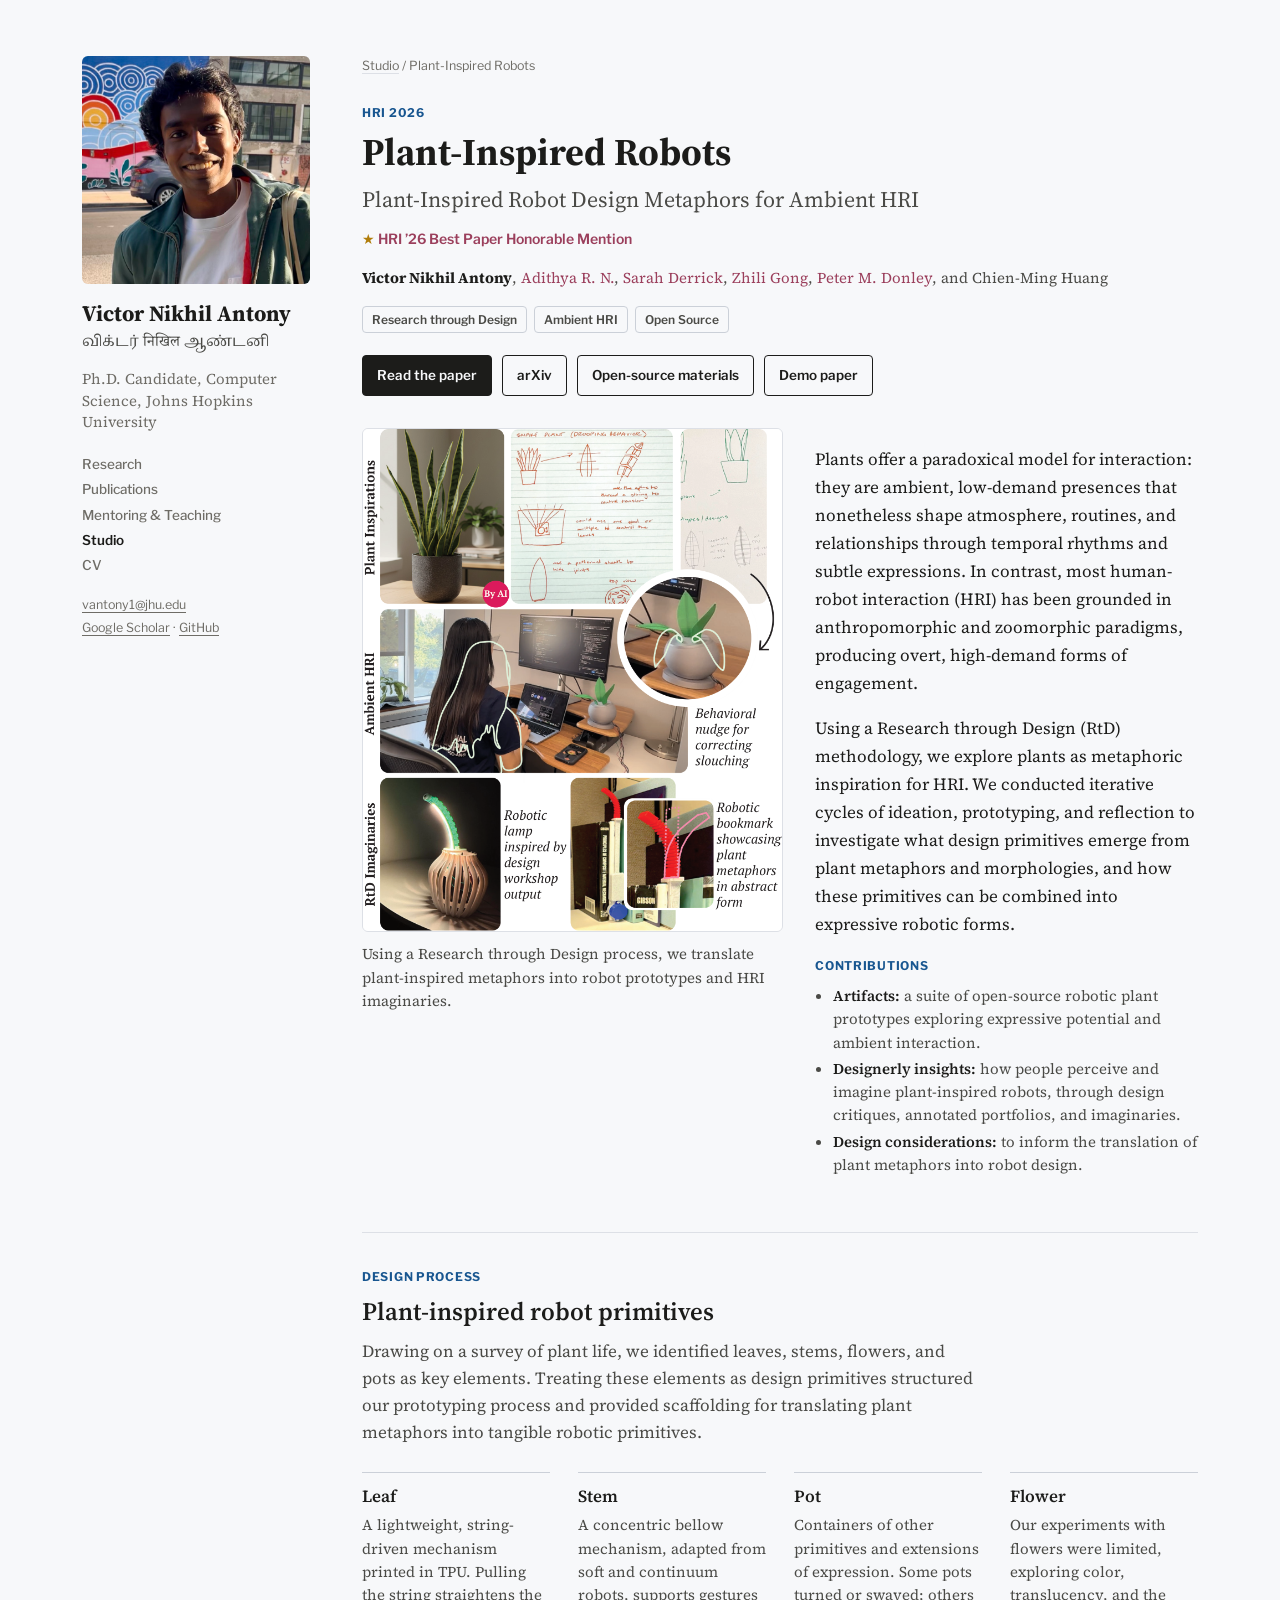
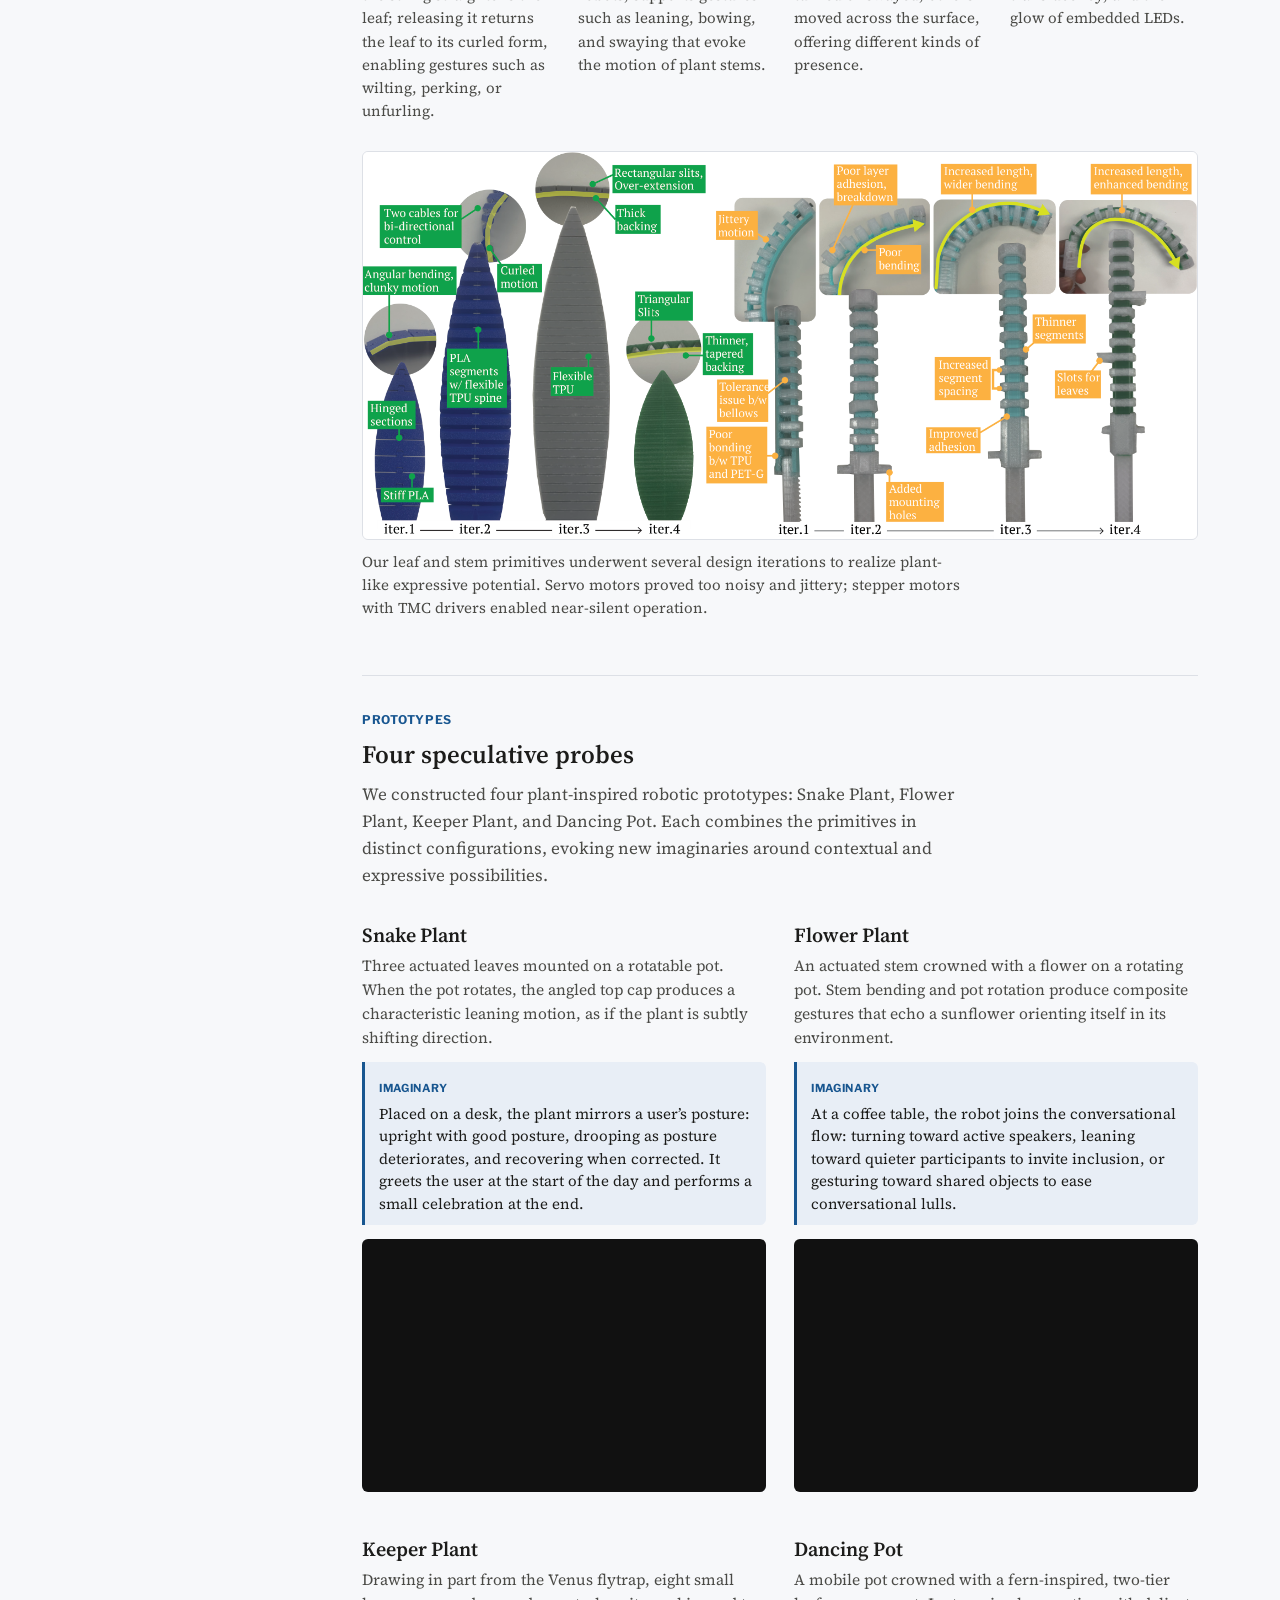
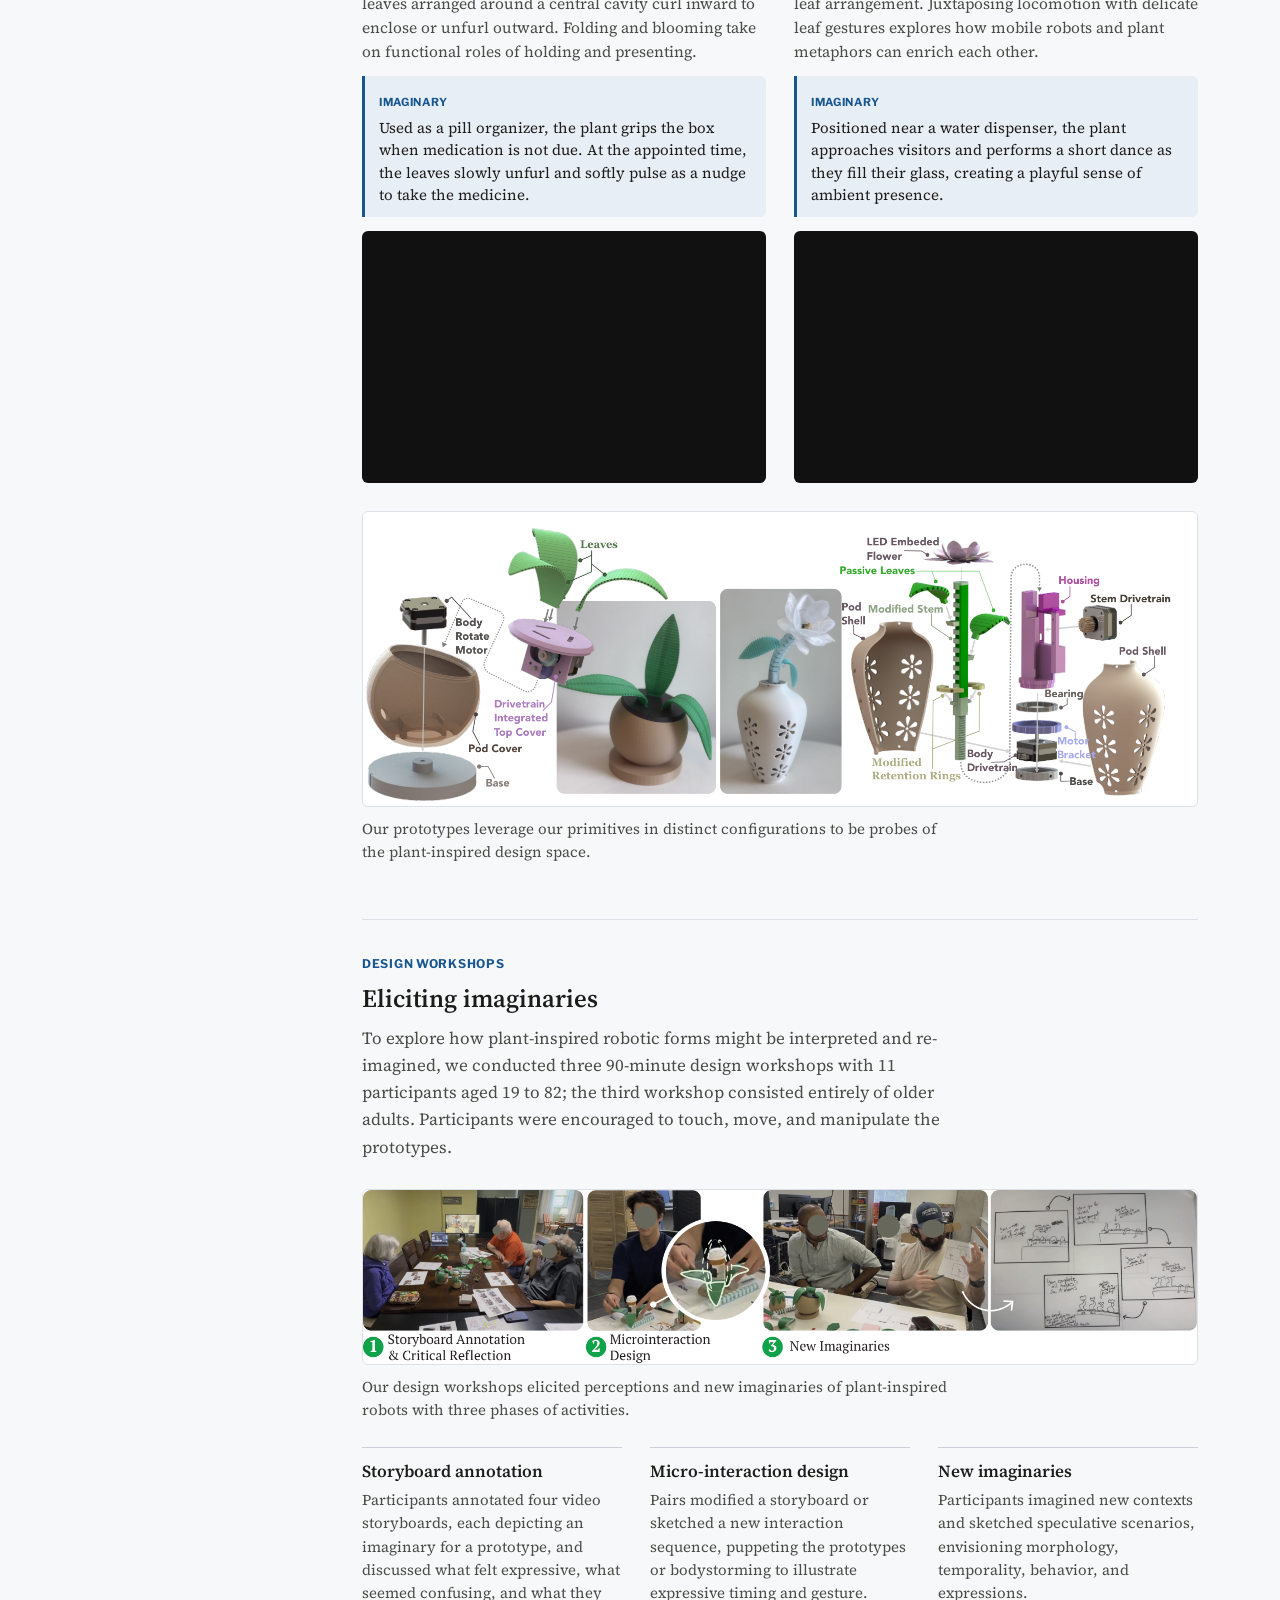
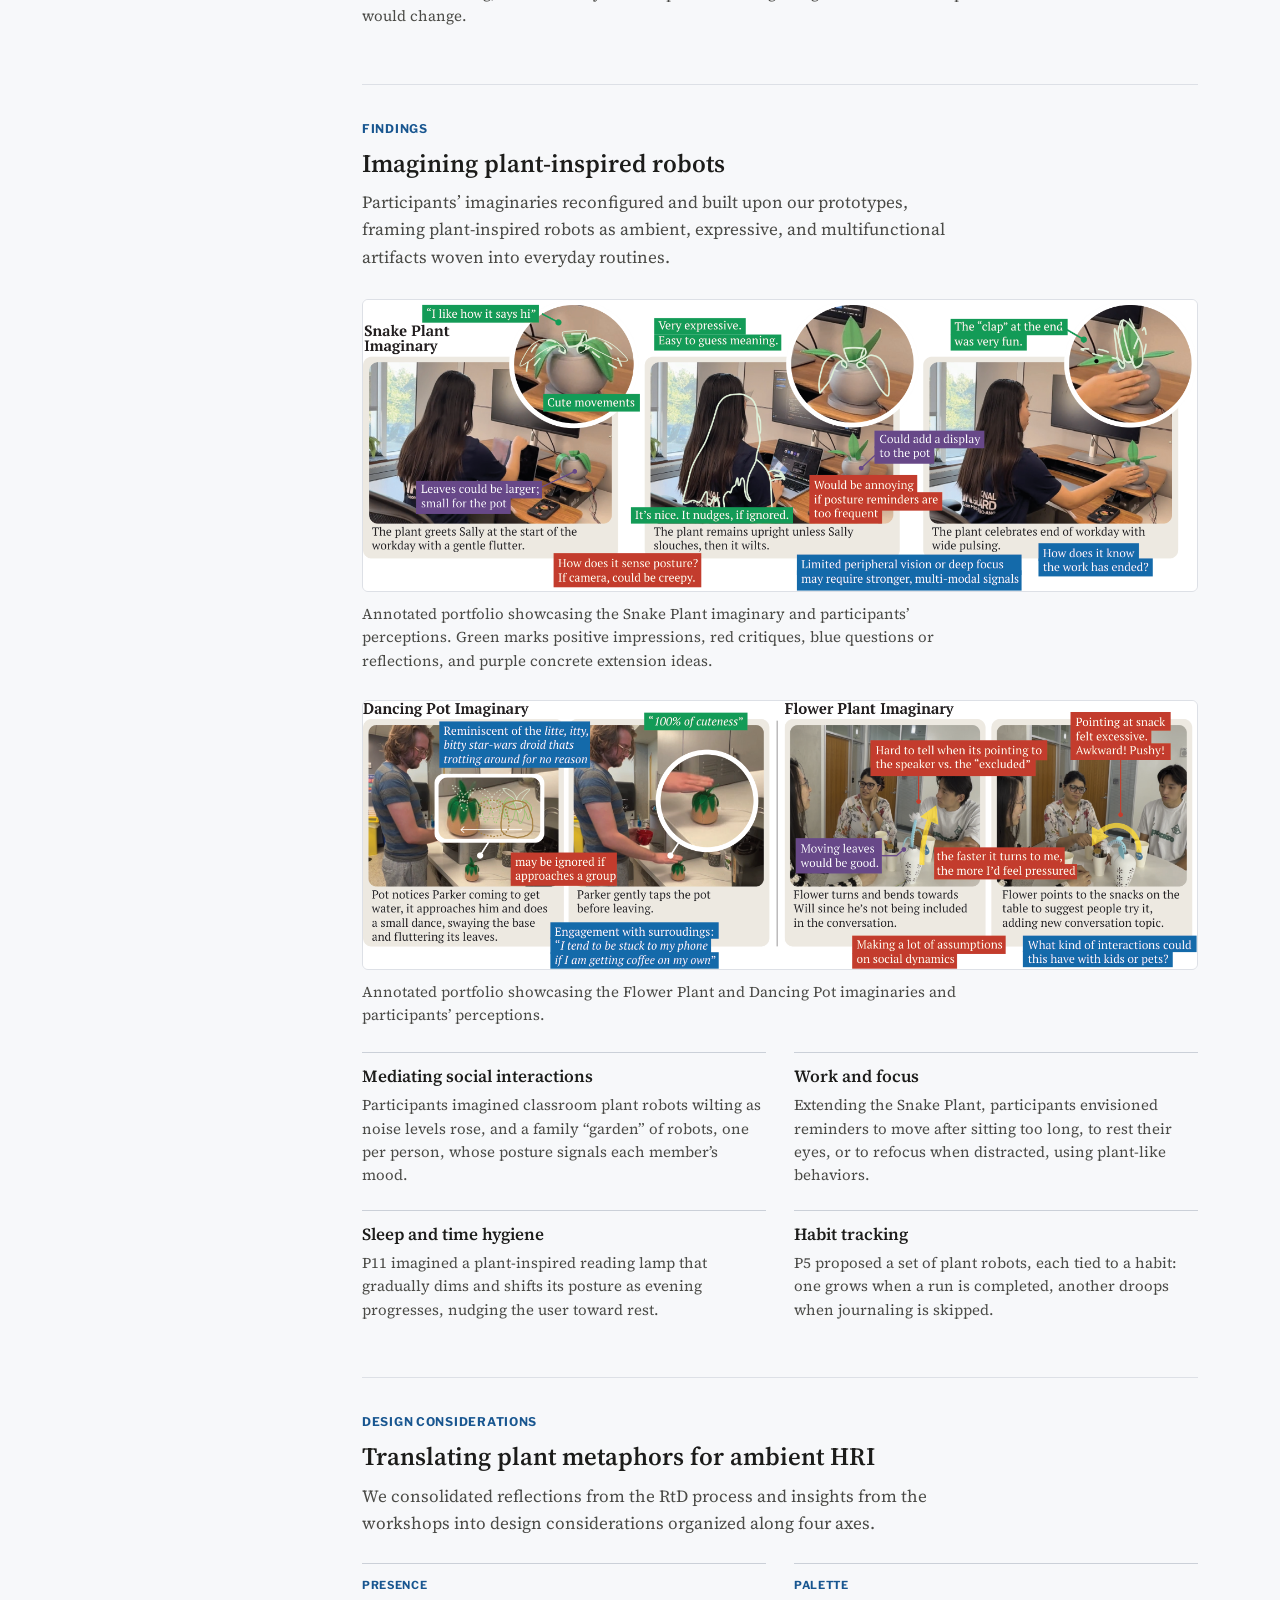
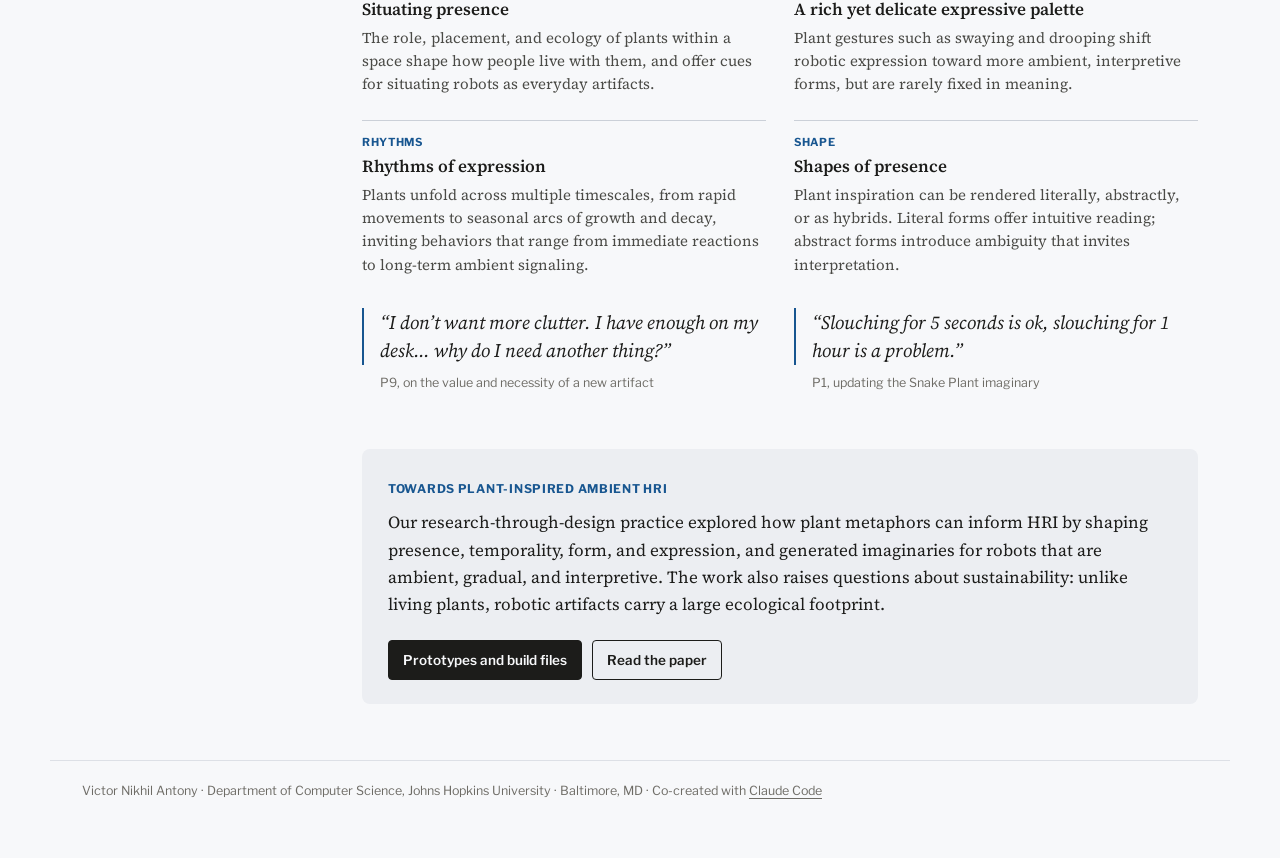
<file: projects/plant.html>
<!DOCTYPE html>
<html lang="en">
<head>
<meta charset="UTF-8">
<meta name="viewport" content="width=device-width, initial-scale=1">
<title>Plant-Inspired Robots · Victor Nikhil Antony</title>
<meta name="description" content="Plant-Inspired Robot Design Metaphors for Ambient HRI (HRI&nbsp;’26 Best Paper Honorable Mention): plants as metaphoric inspiration for ambient human-robot interaction.">
<link rel="icon" type="image/x-icon" href="../assets/favicon.ico">
<link rel="preconnect" href="https://fonts.googleapis.com">
<link rel="preconnect" href="https://fonts.gstatic.com" crossorigin>
<link href="https://fonts.googleapis.com/css2?family=Source+Serif+4:ital,opsz,wght@0,8..60,400;0,8..60,600;0,8..60,700;1,8..60,400&amp;family=Libre+Franklin:wght@400;500;600;700&amp;display=swap" rel="stylesheet">
<link href="https://fonts.googleapis.com/css2?family=Noto+Serif+Devanagari:wght@400&amp;family=Noto+Serif+Tamil:wght@400&amp;display=swap" rel="stylesheet">
<link rel="stylesheet" href="../assets/css/site.css">
<link rel="stylesheet" href="../assets/css/project.css">
</head>
<body>

<div class="shell page">
  <aside class="rail">
    <a href="../index.html"><img class="portrait" src="../assets/img/headshot.jpg" alt="Victor Nikhil Antony"></a>
    <p class="name"><a href="../index.html">Victor Nikhil Antony</a></p>
    <p class="alt-name"><span lang="ta">விக்டர்</span> <span lang="hi">निखिल</span> <span lang="ta">ஆண்டனி</span></p>
    <p class="byline">Ph.D. Candidate, Computer Science, Johns Hopkins University</p>
    <nav aria-label="Primary">
      <a href="../index.html#research">Research</a>
      <a href="../publications.html">Publications</a>
      <a href="../index.html#mentoring">Mentoring &amp; Teaching</a>
      <a href="../studio.html" aria-current="true">Studio</a>
      <a href="../assets/pdf/cv.pdf">CV</a>
    </nav>
    <p class="contact">
      <a href="mailto:vantony1@jhu.edu">vantony1@jhu.edu</a><br>
      <a href="https://scholar.google.com/citations?user=g-6V3woAAAAJ&amp;hl=en">Google Scholar</a> · <a href="https://github.com/vantony1">GitHub</a>
    </p>
  </aside>

  <main class="main project">
    <p class="crumb"><a href="../studio.html">Studio</a> / Plant-Inspired Robots</p>

    <header class="project-head">
      <span class="kicker">HRI 2026</span>
      <h1>Plant-Inspired Robots</h1>
      <p class="dek">Plant-Inspired Robot Design Metaphors for Ambient HRI</p>
      <p class="award"><span class="star" aria-hidden="true">★</span> HRI&nbsp;’26 Best Paper Honorable Mention</p>
      <p class="credits"><b>Victor Nikhil Antony</b>, <span class="mentee">Adithya R. N.</span>, <span class="mentee">Sarah Derrick</span>, <span class="mentee">Zhili Gong</span>, <span class="mentee">Peter M. Donley</span>, and Chien-Ming Huang</p>
      <div class="tags"><span>Research through Design</span><span>Ambient HRI</span><span>Open Source</span></div>
      <div class="actions">
        <a class="button primary" href="https://doi.org/10.1145/3757279.3785645">Read the paper</a>
        <a class="button" href="https://arxiv.org/abs/2601.22387">arXiv</a>
        <a class="button" href="https://tinyurl.com/3k82nww3">Open-source materials</a>
        <a class="button" href="https://doi.org/10.1145/3776734.3794578">Demo paper</a>
      </div>
    </header>

    <div class="side">
      <figure class="fig hero">
        <img src="../assets/img/plant/teaser-plant-vert.png" alt="Plant inspirations, the Snake Plant on a desk nudging posture, and two imagined artifacts: a robotic lamp and a robotic bookmark.">
        <figcaption>Using a Research through Design process, we translate plant-inspired metaphors into robot prototypes and HRI imaginaries.</figcaption>
      </figure>
      <div>
        <p class="lede">Plants offer a paradoxical model for interaction: they are ambient, low-demand presences that nonetheless shape atmosphere, routines, and relationships through temporal rhythms and subtle expressions. In contrast, most human-robot interaction (HRI) has been grounded in anthropomorphic and zoomorphic paradigms, producing overt, high-demand forms of engagement.</p>
        <p class="lede">Using a Research through Design (RtD) methodology, we explore plants as metaphoric inspiration for HRI. We conducted iterative cycles of ideation, prototyping, and reflection to investigate what design primitives emerge from plant metaphors and morphologies, and how these primitives can be combined into expressive robotic forms.</p>
        <span class="kicker">Contributions</span>
        <ul class="bullets">
          <li><b>Artifacts:</b> a suite of open-source robotic plant prototypes exploring expressive potential and ambient interaction.</li>
          <li><b>Designerly insights:</b> how people perceive and imagine plant-inspired robots, through design critiques, annotated portfolios, and imaginaries.</li>
          <li><b>Design considerations:</b> to inform the translation of plant metaphors into robot design.</li>
        </ul>
      </div>
    </div>

    <section class="chapter">
      <span class="kicker">Design process</span>
      <h2>Plant-inspired robot primitives</h2>
      <p class="lede">Drawing on a survey of plant life, we identified leaves, stems, flowers, and pots as key elements. Treating these elements as design primitives structured our prototyping process and provided scaffolding for translating plant metaphors into tangible robotic primitives.</p>
      <div class="points four">
        <div class="point"><h3>Leaf</h3><p>A lightweight, string-driven mechanism printed in TPU. Pulling the string straightens the leaf; releasing it returns the leaf to its curled form, enabling gestures such as wilting, perking, or unfurling.</p></div>
        <div class="point"><h3>Stem</h3><p>A concentric bellow mechanism, adapted from soft and continuum robots, supports gestures such as leaning, bowing, and swaying that evoke the motion of plant stems.</p></div>
        <div class="point"><h3>Pot</h3><p>Containers of other primitives and extensions of expression. Some pots turned or swayed; others moved across the surface, offering different kinds of presence.</p></div>
        <div class="point"><h3>Flower</h3><p>Our experiments with flowers were limited, exploring color, translucency, and the glow of embedded LEDs.</p></div>
      </div>
      <figure class="fig">
        <img src="../assets/img/plant/primitives-iterations.png" alt="Design iterations of the leaf and stem primitives.">
        <figcaption>Our leaf and stem primitives underwent several design iterations to realize plant-like expressive potential. Servo motors proved too noisy and jittery; stepper motors with TMC drivers enabled near-silent operation.</figcaption>
      </figure>
    </section>

    <section class="chapter">
      <span class="kicker">Prototypes</span>
      <h2>Four speculative probes</h2>
      <p class="lede">We constructed four plant-inspired robotic prototypes: Snake Plant, Flower Plant, Keeper Plant, and Dancing Pot. Each combines the primitives in distinct configurations, evoking new imaginaries around contextual and expressive possibilities.</p>
      <div class="probes">
        <article class="probe">
          <h3>Snake Plant</h3>
          <p>Three actuated leaves mounted on a rotatable pot. When the pot rotates, the angled top cap produces a characteristic leaning motion, as if the plant is subtly shifting direction.</p>
          <div class="imaginary"><span class="kicker">Imaginary</span><p>Placed on a desk, the plant mirrors a user’s posture: upright with good posture, drooping as posture deteriorates, and recovering when corrected. It greets the user at the start of the day and performs a small celebration at the end.</p></div>
          <div class="video"><iframe src="https://drive.google.com/file/d/1EOOfM1vb8Q-XgO7xf0hZRWlhszLRGb4p/preview" title="Snake Plant probe video" loading="lazy" referrerpolicy="strict-origin-when-cross-origin" allow="autoplay" allowfullscreen></iframe></div>
        </article>
        <article class="probe">
          <h3>Flower Plant</h3>
          <p>An actuated stem crowned with a flower on a rotating pot. Stem bending and pot rotation produce composite gestures that echo a sunflower orienting itself in its environment.</p>
          <div class="imaginary"><span class="kicker">Imaginary</span><p>At a coffee table, the robot joins the conversational flow: turning toward active speakers, leaning toward quieter participants to invite inclusion, or gesturing toward shared objects to ease conversational lulls.</p></div>
          <div class="video"><iframe src="https://drive.google.com/file/d/16dHeN1p5a6nYhViaI6bYNnkeAguNYeij/preview" title="Flower Plant probe video" loading="lazy" referrerpolicy="strict-origin-when-cross-origin" allow="autoplay" allowfullscreen></iframe></div>
        </article>
        <article class="probe">
          <h3>Keeper Plant</h3>
          <p>Drawing in part from the Venus flytrap, eight small leaves arranged around a central cavity curl inward to enclose or unfurl outward. Folding and blooming take on functional roles of holding and presenting.</p>
          <div class="imaginary"><span class="kicker">Imaginary</span><p>Used as a pill organizer, the plant grips the box when medication is not due. At the appointed time, the leaves slowly unfurl and softly pulse as a nudge to take the medicine.</p></div>
          <div class="video"><iframe src="https://drive.google.com/file/d/1BsOICEp4oG_y5Pl1L0ODqscXY2gnmn6C/preview" title="Keeper Plant probe video" loading="lazy" referrerpolicy="strict-origin-when-cross-origin" allow="autoplay" allowfullscreen></iframe></div>
        </article>
        <article class="probe">
          <h3>Dancing Pot</h3>
          <p>A mobile pot crowned with a fern-inspired, two-tier leaf arrangement. Juxtaposing locomotion with delicate leaf gestures explores how mobile robots and plant metaphors can enrich each other.</p>
          <div class="imaginary"><span class="kicker">Imaginary</span><p>Positioned near a water dispenser, the plant approaches visitors and performs a short dance as they fill their glass, creating a playful sense of ambient presence.</p></div>
          <div class="video"><iframe src="https://drive.google.com/file/d/1dtZJ3mgjcDl7MpUpeU-q3fbDAB7vtplf/preview" title="Dancing Pot probe video" loading="lazy" referrerpolicy="strict-origin-when-cross-origin" allow="autoplay" allowfullscreen></iframe></div>
        </article>
      </div>
      <figure class="fig">
        <img src="../assets/img/plant/exploded-views.png" alt="Exploded views of the Snake Plant and Flower Plant prototypes.">
        <figcaption>Our prototypes leverage our primitives in distinct configurations to be probes of the plant-inspired design space.</figcaption>
      </figure>
    </section>

    <section class="chapter">
      <span class="kicker">Design workshops</span>
      <h2>Eliciting imaginaries</h2>
      <p class="lede">To explore how plant-inspired robotic forms might be interpreted and re-imagined, we conducted three 90-minute design workshops with 11 participants aged 19 to 82; the third workshop consisted entirely of older adults. Participants were encouraged to touch, move, and manipulate the prototypes.</p>
      <figure class="fig">
        <img src="../assets/img/plant/workshop-process.png" alt="The three workshop phases: storyboard annotation, micro-interaction design, and new imaginaries.">
        <figcaption>Our design workshops elicited perceptions and new imaginaries of plant-inspired robots with three phases of activities.</figcaption>
      </figure>
      <div class="points">
        <div class="point"><h3>Storyboard annotation</h3><p>Participants annotated four video storyboards, each depicting an imaginary for a prototype, and discussed what felt expressive, what seemed confusing, and what they would change.</p></div>
        <div class="point"><h3>Micro-interaction design</h3><p>Pairs modified a storyboard or sketched a new interaction sequence, puppeting the prototypes or bodystorming to illustrate expressive timing and gesture.</p></div>
        <div class="point"><h3>New imaginaries</h3><p>Participants imagined new contexts and sketched speculative scenarios, envisioning morphology, temporality, behavior, and expressions.</p></div>
      </div>
    </section>

    <section class="chapter">
      <span class="kicker">Findings</span>
      <h2>Imagining plant-inspired robots</h2>
      <p class="lede">Participants’ imaginaries reconfigured and built upon our prototypes, framing plant-inspired robots as ambient, expressive, and multifunctional artifacts woven into everyday routines.</p>
      <figure class="fig">
        <img src="../assets/img/plant/snake-plant-annotated-storyboard.png" alt="Annotated portfolio for the Snake Plant imaginary.">
        <figcaption>Annotated portfolio showcasing the Snake Plant imaginary and participants’ perceptions. Green marks positive impressions, red critiques, blue questions or reflections, and purple concrete extension ideas.</figcaption>
      </figure>
      <figure class="fig">
        <img src="../assets/img/plant/merged-annotated-portfolio.png" alt="Annotated portfolios for the Dancing Pot and Flower Plant imaginaries.">
        <figcaption>Annotated portfolio showcasing the Flower Plant and Dancing Pot imaginaries and participants’ perceptions.</figcaption>
      </figure>
      <div class="points two">
        <div class="point"><h3>Mediating social interactions</h3><p>Participants imagined classroom plant robots wilting as noise levels rose, and a family “garden” of robots, one per person, whose posture signals each member’s mood.</p></div>
        <div class="point"><h3>Work and focus</h3><p>Extending the Snake Plant, participants envisioned reminders to move after sitting too long, to rest their eyes, or to refocus when distracted, using plant-like behaviors.</p></div>
        <div class="point"><h3>Sleep and time hygiene</h3><p>P11 imagined a plant-inspired reading lamp that gradually dims and shifts its posture as evening progresses, nudging the user toward rest.</p></div>
        <div class="point"><h3>Habit tracking</h3><p>P5 proposed a set of plant robots, each tied to a habit: one grows when a run is completed, another droops when journaling is skipped.</p></div>
      </div>
    </section>

    <section class="chapter">
      <span class="kicker">Design considerations</span>
      <h2>Translating plant metaphors for ambient HRI</h2>
      <p class="lede">We consolidated reflections from the RtD process and insights from the workshops into design considerations organized along four axes.</p>
      <div class="points two">
        <div class="point"><span class="kicker">Presence</span><h3>Situating presence</h3><p>The role, placement, and ecology of plants within a space shape how people live with them, and offer cues for situating robots as everyday artifacts.</p></div>
        <div class="point"><span class="kicker">Palette</span><h3>A rich yet delicate expressive palette</h3><p>Plant gestures such as swaying and drooping shift robotic expression toward more ambient, interpretive forms, but are rarely fixed in meaning.</p></div>
        <div class="point"><span class="kicker">Rhythms</span><h3>Rhythms of expression</h3><p>Plants unfold across multiple timescales, from rapid movements to seasonal arcs of growth and decay, inviting behaviors that range from immediate reactions to long-term ambient signaling.</p></div>
        <div class="point"><span class="kicker">Shape</span><h3>Shapes of presence</h3><p>Plant inspiration can be rendered literally, abstractly, or as hybrids. Literal forms offer intuitive reading; abstract forms introduce ambiguity that invites interpretation.</p></div>
      </div>
      <div class="quotes">
        <div class="quote">
          <blockquote>“I don’t want more clutter. I have enough on my desk... why do I need another thing?”</blockquote>
          <p>P9, on the value and necessity of a new artifact</p>
        </div>
        <div class="quote">
          <blockquote>“Slouching for 5 seconds is ok, slouching for 1 hour is a problem.”</blockquote>
          <p>P1, updating the Snake Plant imaginary</p>
        </div>
      </div>
    </section>

    <aside class="callout">
      <span class="kicker">Towards plant-inspired ambient HRI</span>
      <p>Our research-through-design practice explored how plant metaphors can inform HRI by shaping presence, temporality, form, and expression, and generated imaginaries for robots that are ambient, gradual, and interpretive. The work also raises questions about sustainability: unlike living plants, robotic artifacts carry a large ecological footprint.</p>
      <div class="actions">
        <a class="button primary" href="https://tinyurl.com/3k82nww3">Prototypes and build files</a>
        <a class="button" href="https://doi.org/10.1145/3757279.3785645">Read the paper</a>
      </div>
    </aside>
  </main>
</div>

<footer class="site page">Victor Nikhil Antony · Department of Computer Science, Johns Hopkins University · Baltimore, MD · Co-created with <a href="https://claude.com/claude-code">Claude Code</a></footer>

</body>
</html>
</file>
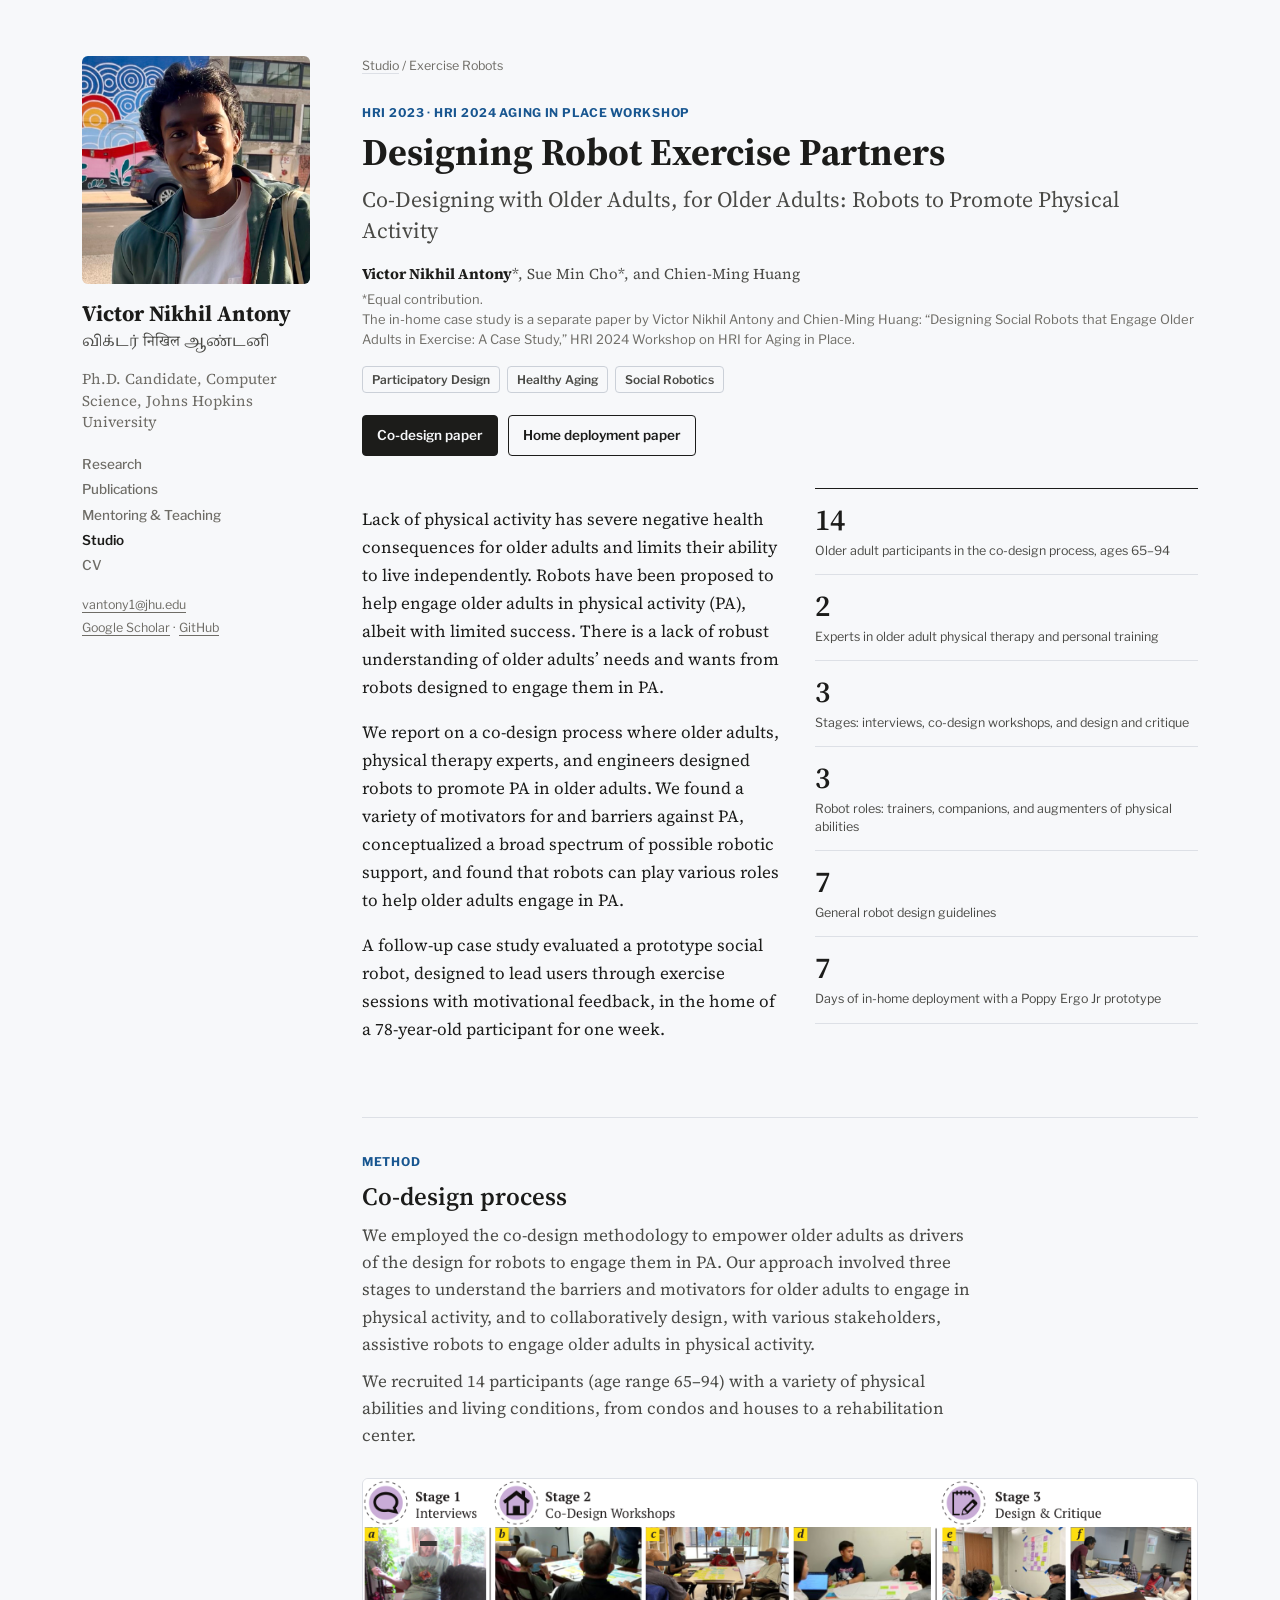
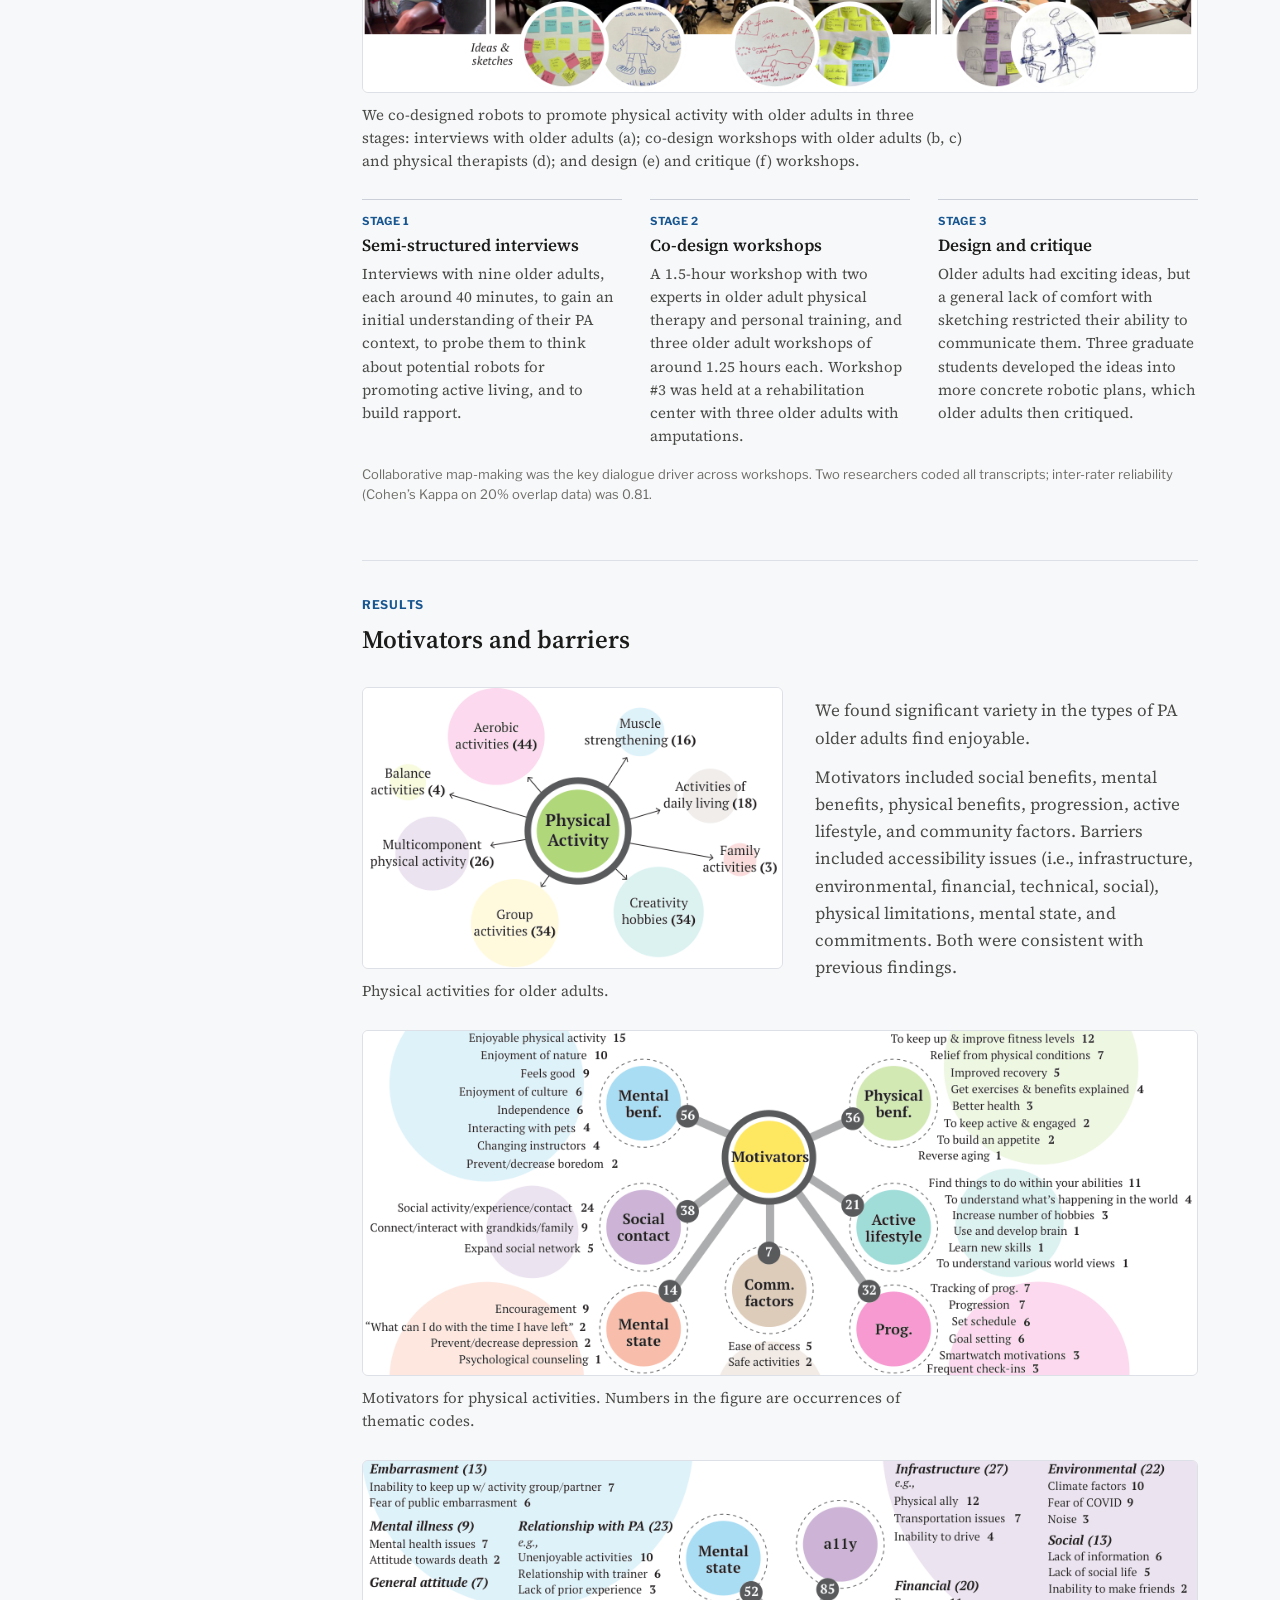
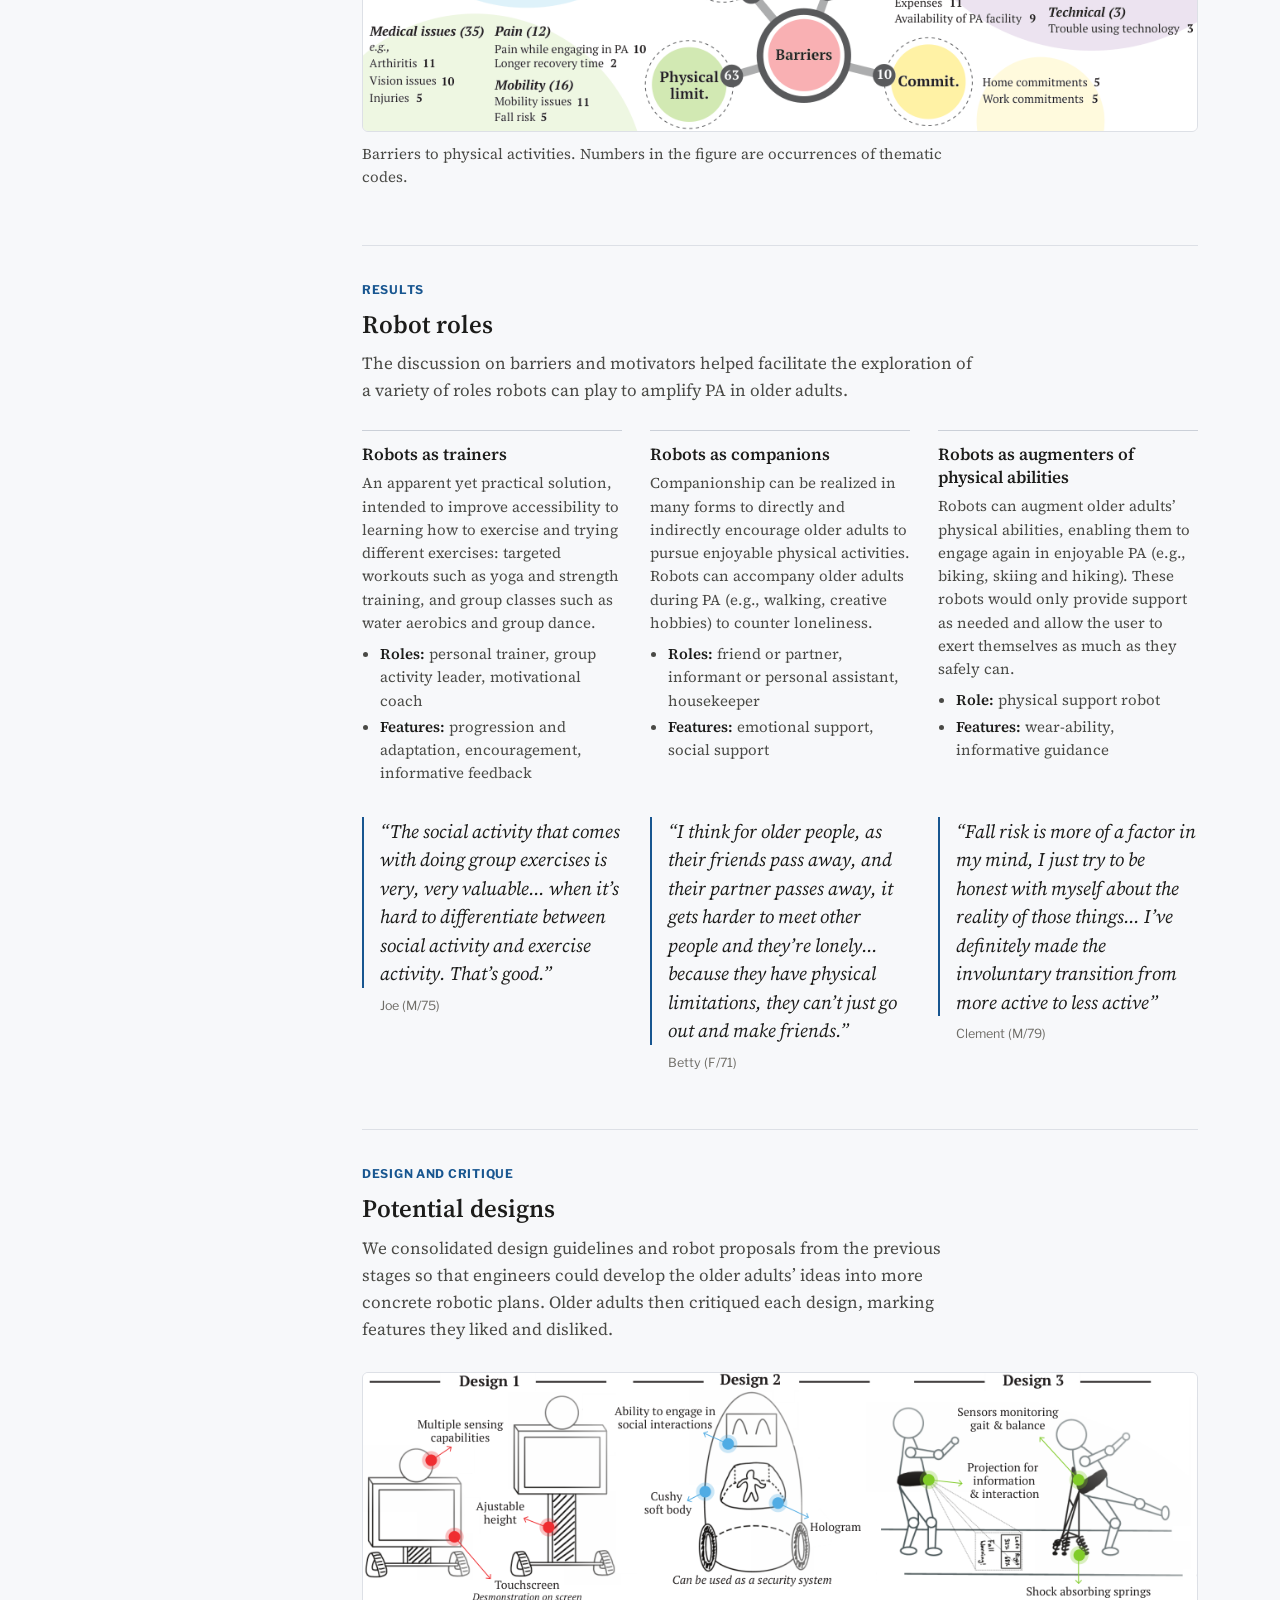
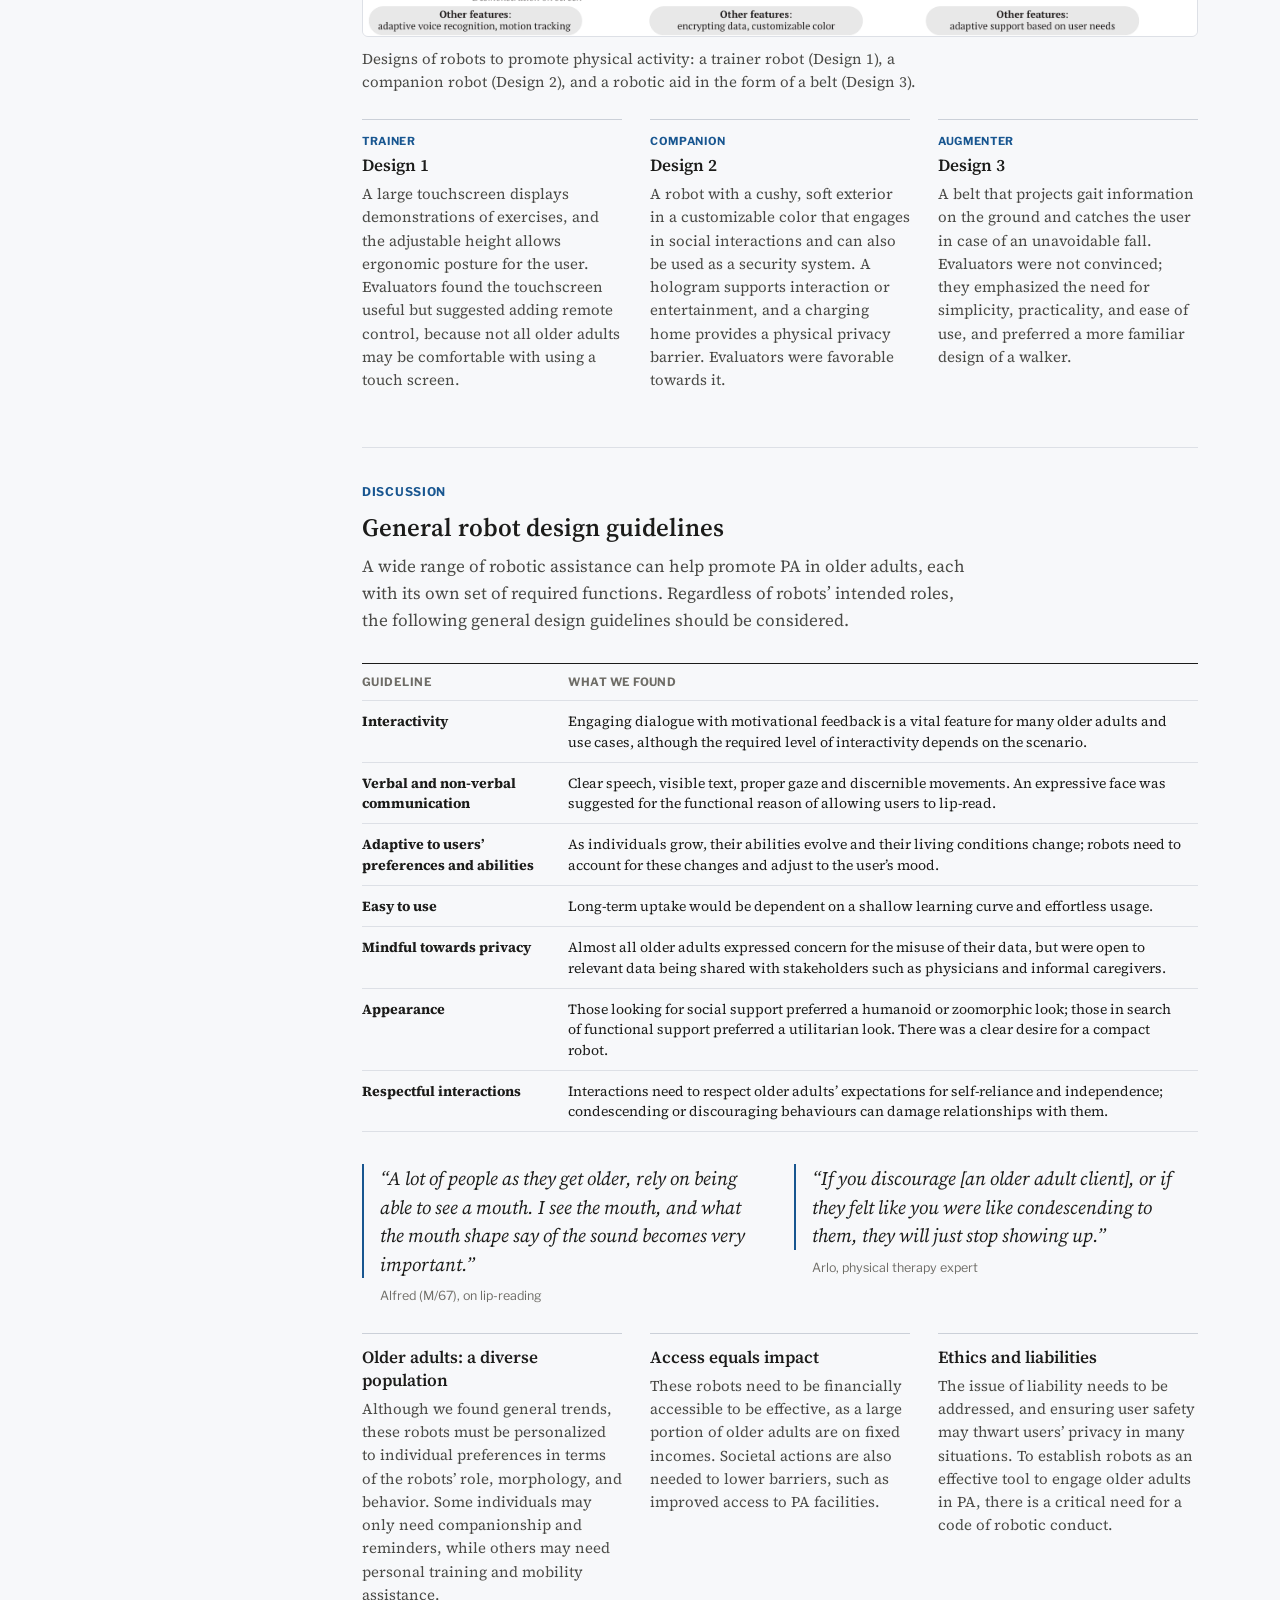
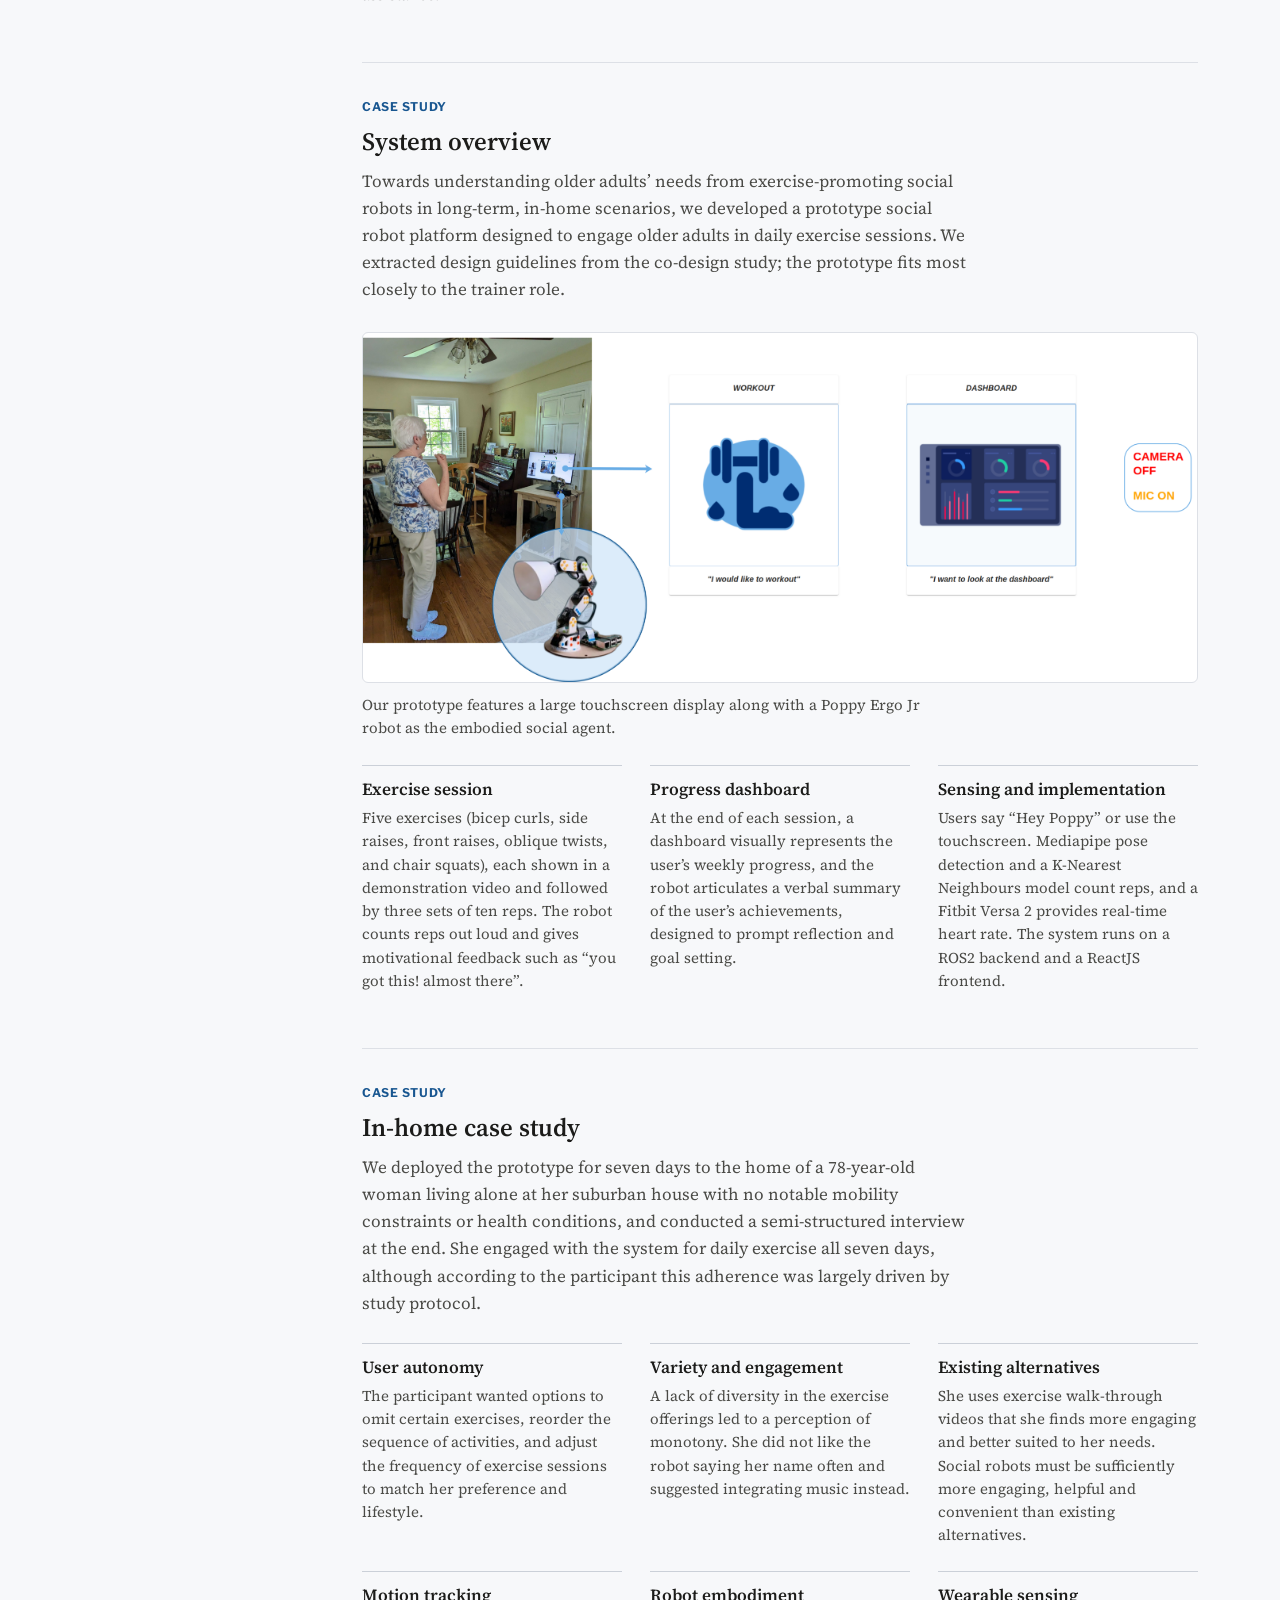
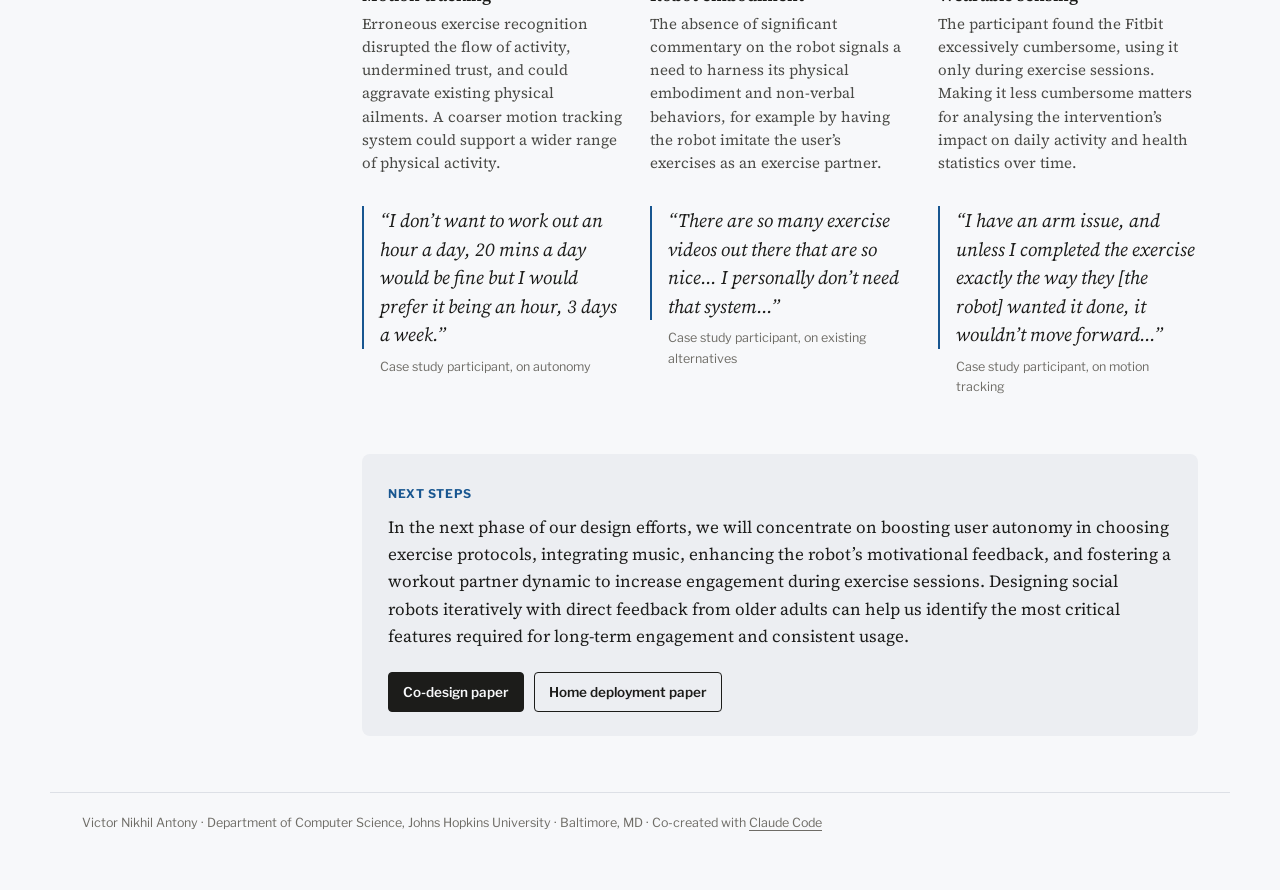
<file: projects/poppy.html>
<!DOCTYPE html>
<html lang="en">
<head>
<meta charset="UTF-8">
<meta name="viewport" content="width=device-width, initial-scale=1">
<title>Exercise Robots · Victor Nikhil Antony</title>
<meta name="description" content="Co-Designing with Older Adults, for Older Adults: Robots to Promote Physical Activity (HRI 2023), and an in-home case study of a Poppy Ergo Jr exercise robot (HRI 2024 Workshop on HRI for Aging in Place).">
<link rel="icon" type="image/x-icon" href="../assets/favicon.ico">
<link rel="preconnect" href="https://fonts.googleapis.com">
<link rel="preconnect" href="https://fonts.gstatic.com" crossorigin>
<link href="https://fonts.googleapis.com/css2?family=Source+Serif+4:ital,opsz,wght@0,8..60,400;0,8..60,600;0,8..60,700;1,8..60,400&amp;family=Libre+Franklin:wght@400;500;600;700&amp;display=swap" rel="stylesheet">
<link href="https://fonts.googleapis.com/css2?family=Noto+Serif+Devanagari:wght@400&amp;family=Noto+Serif+Tamil:wght@400&amp;display=swap" rel="stylesheet">
<link rel="stylesheet" href="../assets/css/site.css">
<link rel="stylesheet" href="../assets/css/project.css">
</head>
<body>

<div class="shell page">
  <aside class="rail">
    <a href="../index.html"><img class="portrait" src="../assets/img/headshot.jpg" alt="Victor Nikhil Antony"></a>
    <p class="name"><a href="../index.html">Victor Nikhil Antony</a></p>
    <p class="alt-name"><span lang="ta">விக்டர்</span> <span lang="hi">निखिल</span> <span lang="ta">ஆண்டனி</span></p>
    <p class="byline">Ph.D. Candidate, Computer Science, Johns Hopkins University</p>
    <nav aria-label="Primary">
      <a href="../index.html#research">Research</a>
      <a href="../publications.html">Publications</a>
      <a href="../index.html#mentoring">Mentoring &amp; Teaching</a>
      <a href="../studio.html" aria-current="true">Studio</a>
      <a href="../assets/pdf/cv.pdf">CV</a>
    </nav>
    <p class="contact">
      <a href="mailto:vantony1@jhu.edu">vantony1@jhu.edu</a><br>
      <a href="https://scholar.google.com/citations?user=g-6V3woAAAAJ&amp;hl=en">Google Scholar</a> · <a href="https://github.com/vantony1">GitHub</a>
    </p>
  </aside>

  <main class="main project">
    <p class="crumb"><a href="../studio.html">Studio</a> / Exercise Robots</p>

    <header class="project-head">
      <span class="kicker">HRI 2023 · HRI 2024 Aging in Place Workshop</span>
      <h1>Designing Robot Exercise Partners</h1>
      <p class="dek">Co-Designing with Older Adults, for Older Adults: Robots to Promote Physical Activity</p>
      <p class="credits"><b>Victor Nikhil Antony</b>*, Sue Min Cho*, and Chien-Ming Huang</p>
      <p class="note">*Equal contribution.<br>The in-home case study is a separate paper by Victor Nikhil Antony and Chien-Ming Huang: “Designing Social Robots that Engage Older Adults in Exercise: A Case Study,” HRI 2024 Workshop on HRI for Aging in Place.</p>
      <div class="tags"><span>Participatory Design</span><span>Healthy Aging</span><span>Social Robotics</span></div>
      <div class="actions">
        <a class="button primary" href="../assets/pdf/hri-23.pdf">Co-design paper</a>
        <a class="button" href="https://arxiv.org/abs/2403.04153">Home deployment paper</a>
      </div>
    </header>

    <div class="side">
      <div>
        <p class="lede">Lack of physical activity has severe negative health consequences for older adults and limits their ability to live independently. Robots have been proposed to help engage older adults in physical activity (PA), albeit with limited success. There is a lack of robust understanding of older adults’ needs and wants from robots designed to engage them in PA.</p>
        <p class="lede">We report on a co-design process where older adults, physical therapy experts, and engineers designed robots to promote PA in older adults. We found a variety of motivators for and barriers against PA, conceptualized a broad spectrum of possible robotic support, and found that robots can play various roles to help older adults engage in PA.</p>
        <p class="lede">A follow-up case study evaluated a prototype social robot, designed to lead users through exercise sessions with motivational feedback, in the home of a 78-year-old participant for one week.</p>
      </div>
      <div class="stats col">
        <div class="stat"><b>14</b><span>Older adult participants in the co-design process, ages 65–94</span></div>
        <div class="stat"><b>2</b><span>Experts in older adult physical therapy and personal training</span></div>
        <div class="stat"><b>3</b><span>Stages: interviews, co-design workshops, and design and critique</span></div>
        <div class="stat"><b>3</b><span>Robot roles: trainers, companions, and augmenters of physical abilities</span></div>
        <div class="stat"><b>7</b><span>General robot design guidelines</span></div>
        <div class="stat"><b>7</b><span>Days of in-home deployment with a Poppy Ergo Jr prototype</span></div>
      </div>
    </div>

    <section class="chapter">
      <span class="kicker">Method</span>
      <h2>Co-design process</h2>
      <p class="lede">We employed the co-design methodology to empower older adults as drivers of the design for robots to engage them in PA. Our approach involved three stages to understand the barriers and motivators for older adults to engage in physical activity, and to collaboratively design, with various stakeholders, assistive robots to engage older adults in physical activity.</p>
      <p class="lede">We recruited 14 participants (age range 65–94) with a variety of physical abilities and living conditions, from condos and houses to a rehabilitation center.</p>
      <figure class="fig">
        <img src="../assets/img/poppy/teaser-procedure.png" alt="Photos of the three stages: interviews, co-design workshops with older adults and physical therapists, and design and critique workshops, with sticky notes and sketches.">
        <figcaption>We co-designed robots to promote physical activity with older adults in three stages: interviews with older adults (a); co-design workshops with older adults (b, c) and physical therapists (d); and design (e) and critique (f) workshops.</figcaption>
      </figure>
      <div class="points">
        <div class="point"><span class="kicker">Stage 1</span><h3>Semi-structured interviews</h3><p>Interviews with nine older adults, each around 40 minutes, to gain an initial understanding of their PA context, to probe them to think about potential robots for promoting active living, and to build rapport.</p></div>
        <div class="point"><span class="kicker">Stage 2</span><h3>Co-design workshops</h3><p>A 1.5-hour workshop with two experts in older adult physical therapy and personal training, and three older adult workshops of around 1.25 hours each. Workshop #3 was held at a rehabilitation center with three older adults with amputations.</p></div>
        <div class="point"><span class="kicker">Stage 3</span><h3>Design and critique</h3><p>Older adults had exciting ideas, but a general lack of comfort with sketching restricted their ability to communicate them. Three graduate students developed the ideas into more concrete robotic plans, which older adults then critiqued.</p></div>
      </div>
      <p class="note">Collaborative map-making was the key dialogue driver across workshops. Two researchers coded all transcripts; inter-rater reliability (Cohen’s Kappa on 20% overlap data) was 0.81.</p>
    </section>

    <section class="chapter">
      <span class="kicker">Results</span>
      <h2>Motivators and barriers</h2>
      <div class="side">
        <figure class="fig">
          <img src="../assets/img/poppy/pa-drafts.png" alt="Mind map of physical activities for older adults: aerobic, group, creativity hobbies, multicomponent, activities of daily living, muscle strengthening, balance, and family activities.">
          <figcaption>Physical activities for older adults.</figcaption>
        </figure>
        <div>
          <p class="lede">We found significant variety in the types of PA older adults find enjoyable.</p>
          <p class="lede">Motivators included social benefits, mental benefits, physical benefits, progression, active lifestyle, and community factors. Barriers included accessibility issues (i.e., infrastructure, environmental, financial, technical, social), physical limitations, mental state, and commitments. Both were consistent with previous findings.</p>
        </div>
      </div>
      <figure class="fig">
        <img src="../assets/img/poppy/results-motivators-draft.png" alt="Mind map of motivators for physical activity, grouped into mental benefits, physical benefits, social contact, active lifestyle, progression, mental state, and community factors.">
        <figcaption>Motivators for physical activities. Numbers in the figure are occurrences of thematic codes.</figcaption>
      </figure>
      <figure class="fig">
        <img src="../assets/img/poppy/results-barriers-draft.png" alt="Mind map of barriers to physical activity, grouped into accessibility, physical limitations, mental state, and commitments.">
        <figcaption>Barriers to physical activities. Numbers in the figure are occurrences of thematic codes.</figcaption>
      </figure>
    </section>

    <section class="chapter">
      <span class="kicker">Results</span>
      <h2>Robot roles</h2>
      <p class="lede">The discussion on barriers and motivators helped facilitate the exploration of a variety of roles robots can play to amplify PA in older adults.</p>
      <div class="points">
        <div class="point">
          <h3>Robots as trainers</h3>
          <p>An apparent yet practical solution, intended to improve accessibility to learning how to exercise and trying different exercises: targeted workouts such as yoga and strength training, and group classes such as water aerobics and group dance.</p>
          <ul class="bullets">
            <li><b>Roles:</b> personal trainer, group activity leader, motivational coach</li>
            <li><b>Features:</b> progression and adaptation, encouragement, informative feedback</li>
          </ul>
        </div>
        <div class="point">
          <h3>Robots as companions</h3>
          <p>Companionship can be realized in many forms to directly and indirectly encourage older adults to pursue enjoyable physical activities. Robots can accompany older adults during PA (e.g., walking, creative hobbies) to counter loneliness.</p>
          <ul class="bullets">
            <li><b>Roles:</b> friend or partner, informant or personal assistant, housekeeper</li>
            <li><b>Features:</b> emotional support, social support</li>
          </ul>
        </div>
        <div class="point">
          <h3>Robots as augmenters of physical abilities</h3>
          <p>Robots can augment older adults’ physical abilities, enabling them to engage again in enjoyable PA (e.g., biking, skiing and hiking). These robots would only provide support as needed and allow the user to exert themselves as much as they safely can.</p>
          <ul class="bullets">
            <li><b>Role:</b> physical support robot</li>
            <li><b>Features:</b> wear-ability, informative guidance</li>
          </ul>
        </div>
      </div>
      <div class="quotes">
        <div class="quote">
          <blockquote>“The social activity that comes with doing group exercises is very, very valuable... when it’s hard to differentiate between social activity and exercise activity. That’s good.”</blockquote>
          <p>Joe (M/75)</p>
        </div>
        <div class="quote">
          <blockquote>“I think for older people, as their friends pass away, and their partner passes away, it gets harder to meet other people and they’re lonely... because they have physical limitations, they can’t just go out and make friends.”</blockquote>
          <p>Betty (F/71)</p>
        </div>
        <div class="quote">
          <blockquote>“Fall risk is more of a factor in my mind, I just try to be honest with myself about the reality of those things... I’ve definitely made the involuntary transition from more active to less active”</blockquote>
          <p>Clement (M/79)</p>
        </div>
      </div>
    </section>

    <section class="chapter">
      <span class="kicker">Design and critique</span>
      <h2>Potential designs</h2>
      <p class="lede">We consolidated design guidelines and robot proposals from the previous stages so that engineers could develop the older adults’ ideas into more concrete robotic plans. Older adults then critiqued each design, marking features they liked and disliked.</p>
      <figure class="fig">
        <img src="../assets/img/poppy/prototypes.png" alt="Sketches of three robot designs: a touchscreen trainer robot with adjustable height, a soft companion robot with a hologram, and a belt that projects gait information.">
        <figcaption>Designs of robots to promote physical activity: a trainer robot (Design 1), a companion robot (Design 2), and a robotic aid in the form of a belt (Design 3).</figcaption>
      </figure>
      <div class="points">
        <div class="point"><span class="kicker">Trainer</span><h3>Design 1</h3><p>A large touchscreen displays demonstrations of exercises, and the adjustable height allows ergonomic posture for the user. Evaluators found the touchscreen useful but suggested adding remote control, because not all older adults may be comfortable with using a touch screen.</p></div>
        <div class="point"><span class="kicker">Companion</span><h3>Design 2</h3><p>A robot with a cushy, soft exterior in a customizable color that engages in social interactions and can also be used as a security system. A hologram supports interaction or entertainment, and a charging home provides a physical privacy barrier. Evaluators were favorable towards it.</p></div>
        <div class="point"><span class="kicker">Augmenter</span><h3>Design 3</h3><p>A belt that projects gait information on the ground and catches the user in case of an unavoidable fall. Evaluators were not convinced; they emphasized the need for simplicity, practicality, and ease of use, and preferred a more familiar design of a walker.</p></div>
      </div>
    </section>

    <section class="chapter">
      <span class="kicker">Discussion</span>
      <h2>General robot design guidelines</h2>
      <p class="lede">A wide range of robotic assistance can help promote PA in older adults, each with its own set of required functions. Regardless of robots’ intended roles, the following general design guidelines should be considered.</p>
      <div class="table-wrap">
        <div class="table-scroll">
          <table class="data">
            <thead>
              <tr><th>Guideline</th><th>What we found</th></tr>
            </thead>
            <tbody>
              <tr><td><b>Interactivity</b></td><td>Engaging dialogue with motivational feedback is a vital feature for many older adults and use cases, although the required level of interactivity depends on the scenario.</td></tr>
              <tr><td><b>Verbal and non-verbal communication</b></td><td>Clear speech, visible text, proper gaze and discernible movements. An expressive face was suggested for the functional reason of allowing users to lip-read.</td></tr>
              <tr><td><b>Adaptive to users’ preferences and abilities</b></td><td>As individuals grow, their abilities evolve and their living conditions change; robots need to account for these changes and adjust to the user’s mood.</td></tr>
              <tr><td><b>Easy to use</b></td><td>Long-term uptake would be dependent on a shallow learning curve and effortless usage.</td></tr>
              <tr><td><b>Mindful towards privacy</b></td><td>Almost all older adults expressed concern for the misuse of their data, but were open to relevant data being shared with stakeholders such as physicians and informal caregivers.</td></tr>
              <tr><td><b>Appearance</b></td><td>Those looking for social support preferred a humanoid or zoomorphic look; those in search of functional support preferred a utilitarian look. There was a clear desire for a compact robot.</td></tr>
              <tr><td><b>Respectful interactions</b></td><td>Interactions need to respect older adults’ expectations for self-reliance and independence; condescending or discouraging behaviours can damage relationships with them.</td></tr>
            </tbody>
          </table>
        </div>
      </div>
      <div class="quotes">
        <div class="quote">
          <blockquote>“A lot of people as they get older, rely on being able to see a mouth. I see the mouth, and what the mouth shape say of the sound becomes very important.”</blockquote>
          <p>Alfred (M/67), on lip-reading</p>
        </div>
        <div class="quote">
          <blockquote>“If you discourage [an older adult client], or if they felt like you were like condescending to them, they will just stop showing up.”</blockquote>
          <p>Arlo, physical therapy expert</p>
        </div>
      </div>
      <div class="points">
        <div class="point"><h3>Older adults: a diverse population</h3><p>Although we found general trends, these robots must be personalized to individual preferences in terms of the robots’ role, morphology, and behavior. Some individuals may only need companionship and reminders, while others may need personal training and mobility assistance.</p></div>
        <div class="point"><h3>Access equals impact</h3><p>These robots need to be financially accessible to be effective, as a large portion of older adults are on fixed incomes. Societal actions are also needed to lower barriers, such as improved access to PA facilities.</p></div>
        <div class="point"><h3>Ethics and liabilities</h3><p>The issue of liability needs to be addressed, and ensuring user safety may thwart users’ privacy in many situations. To establish robots as an effective tool to engage older adults in PA, there is a critical need for a code of robotic conduct.</p></div>
      </div>
    </section>

    <section class="chapter">
      <span class="kicker">Case study</span>
      <h2>System overview</h2>
      <p class="lede">Towards understanding older adults’ needs from exercise-promoting social robots in long-term, in-home scenarios, we developed a prototype social robot platform designed to engage older adults in daily exercise sessions. We extracted design guidelines from the co-design study; the prototype fits most closely to the trainer role.</p>
      <figure class="fig">
        <img src="../figures/teaser.png" alt="An older adult exercising in her dining room in front of a touchscreen with the Poppy Ergo Jr robot arm beside it, and the Workout and Dashboard screens of the interface.">
        <figcaption>Our prototype features a large touchscreen display along with a Poppy Ergo Jr robot as the embodied social agent.</figcaption>
      </figure>
      <div class="points">
        <div class="point"><h3>Exercise session</h3><p>Five exercises (bicep curls, side raises, front raises, oblique twists, and chair squats), each shown in a demonstration video and followed by three sets of ten reps. The robot counts reps out loud and gives motivational feedback such as “you got this! almost there”.</p></div>
        <div class="point"><h3>Progress dashboard</h3><p>At the end of each session, a dashboard visually represents the user’s weekly progress, and the robot articulates a verbal summary of the user’s achievements, designed to prompt reflection and goal setting.</p></div>
        <div class="point"><h3>Sensing and implementation</h3><p>Users say “Hey Poppy” or use the touchscreen. Mediapipe pose detection and a K-Nearest Neighbours model count reps, and a Fitbit Versa 2 provides real-time heart rate. The system runs on a ROS2 backend and a ReactJS frontend.</p></div>
      </div>
    </section>

    <section class="chapter">
      <span class="kicker">Case study</span>
      <h2>In-home case study</h2>
      <p class="lede">We deployed the prototype for seven days to the home of a 78-year-old woman living alone at her suburban house with no notable mobility constraints or health conditions, and conducted a semi-structured interview at the end. She engaged with the system for daily exercise all seven days, although according to the participant this adherence was largely driven by study protocol.</p>
      <div class="points">
        <div class="point"><h3>User autonomy</h3><p>The participant wanted options to omit certain exercises, reorder the sequence of activities, and adjust the frequency of exercise sessions to match her preference and lifestyle.</p></div>
        <div class="point"><h3>Variety and engagement</h3><p>A lack of diversity in the exercise offerings led to a perception of monotony. She did not like the robot saying her name often and suggested integrating music instead.</p></div>
        <div class="point"><h3>Existing alternatives</h3><p>She uses exercise walk-through videos that she finds more engaging and better suited to her needs. Social robots must be sufficiently more engaging, helpful and convenient than existing alternatives.</p></div>
        <div class="point"><h3>Motion tracking</h3><p>Erroneous exercise recognition disrupted the flow of activity, undermined trust, and could aggravate existing physical ailments. A coarser motion tracking system could support a wider range of physical activity.</p></div>
        <div class="point"><h3>Robot embodiment</h3><p>The absence of significant commentary on the robot signals a need to harness its physical embodiment and non-verbal behaviors, for example by having the robot imitate the user’s exercises as an exercise partner.</p></div>
        <div class="point"><h3>Wearable sensing</h3><p>The participant found the Fitbit excessively cumbersome, using it only during exercise sessions. Making it less cumbersome matters for analysing the intervention’s impact on daily activity and health statistics over time.</p></div>
      </div>
      <div class="quotes">
        <div class="quote">
          <blockquote>“I don’t want to work out an hour a day, 20 mins a day would be fine but I would prefer it being an hour, 3 days a week.”</blockquote>
          <p>Case study participant, on autonomy</p>
        </div>
        <div class="quote">
          <blockquote>“There are so many exercise videos out there that are so nice... I personally don’t need that system...”</blockquote>
          <p>Case study participant, on existing alternatives</p>
        </div>
        <div class="quote">
          <blockquote>“I have an arm issue, and unless I completed the exercise exactly the way they [the robot] wanted it done, it wouldn’t move forward...”</blockquote>
          <p>Case study participant, on motion tracking</p>
        </div>
      </div>
    </section>

    <aside class="callout">
      <span class="kicker">Next steps</span>
      <p>In the next phase of our design efforts, we will concentrate on boosting user autonomy in choosing exercise protocols, integrating music, enhancing the robot’s motivational feedback, and fostering a workout partner dynamic to increase engagement during exercise sessions. Designing social robots iteratively with direct feedback from older adults can help us identify the most critical features required for long-term engagement and consistent usage.</p>
      <div class="actions">
        <a class="button primary" href="../assets/pdf/hri-23.pdf">Co-design paper</a>
        <a class="button" href="https://arxiv.org/abs/2403.04153">Home deployment paper</a>
      </div>
    </aside>
  </main>
</div>

<footer class="site page">Victor Nikhil Antony · Department of Computer Science, Johns Hopkins University · Baltimore, MD · Co-created with <a href="https://claude.com/claude-code">Claude Code</a></footer>

</body>
</html>
</file>
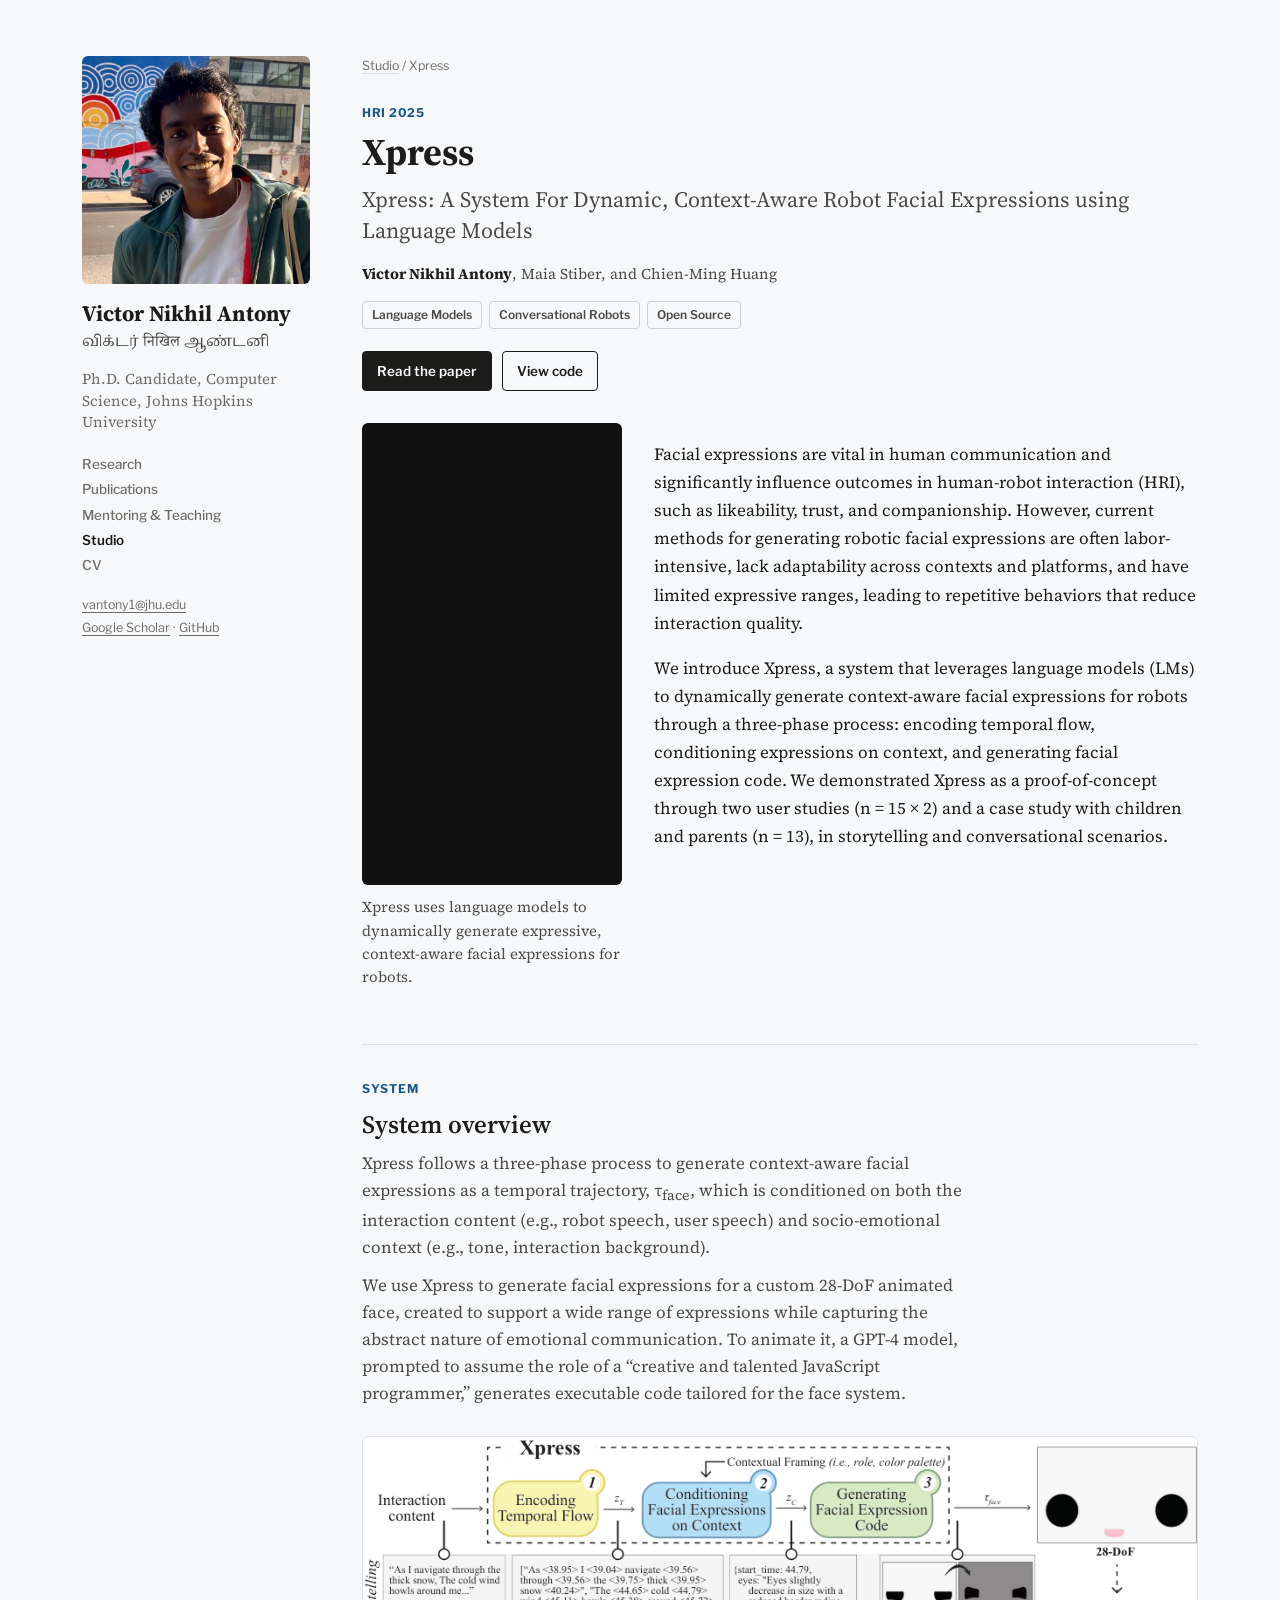
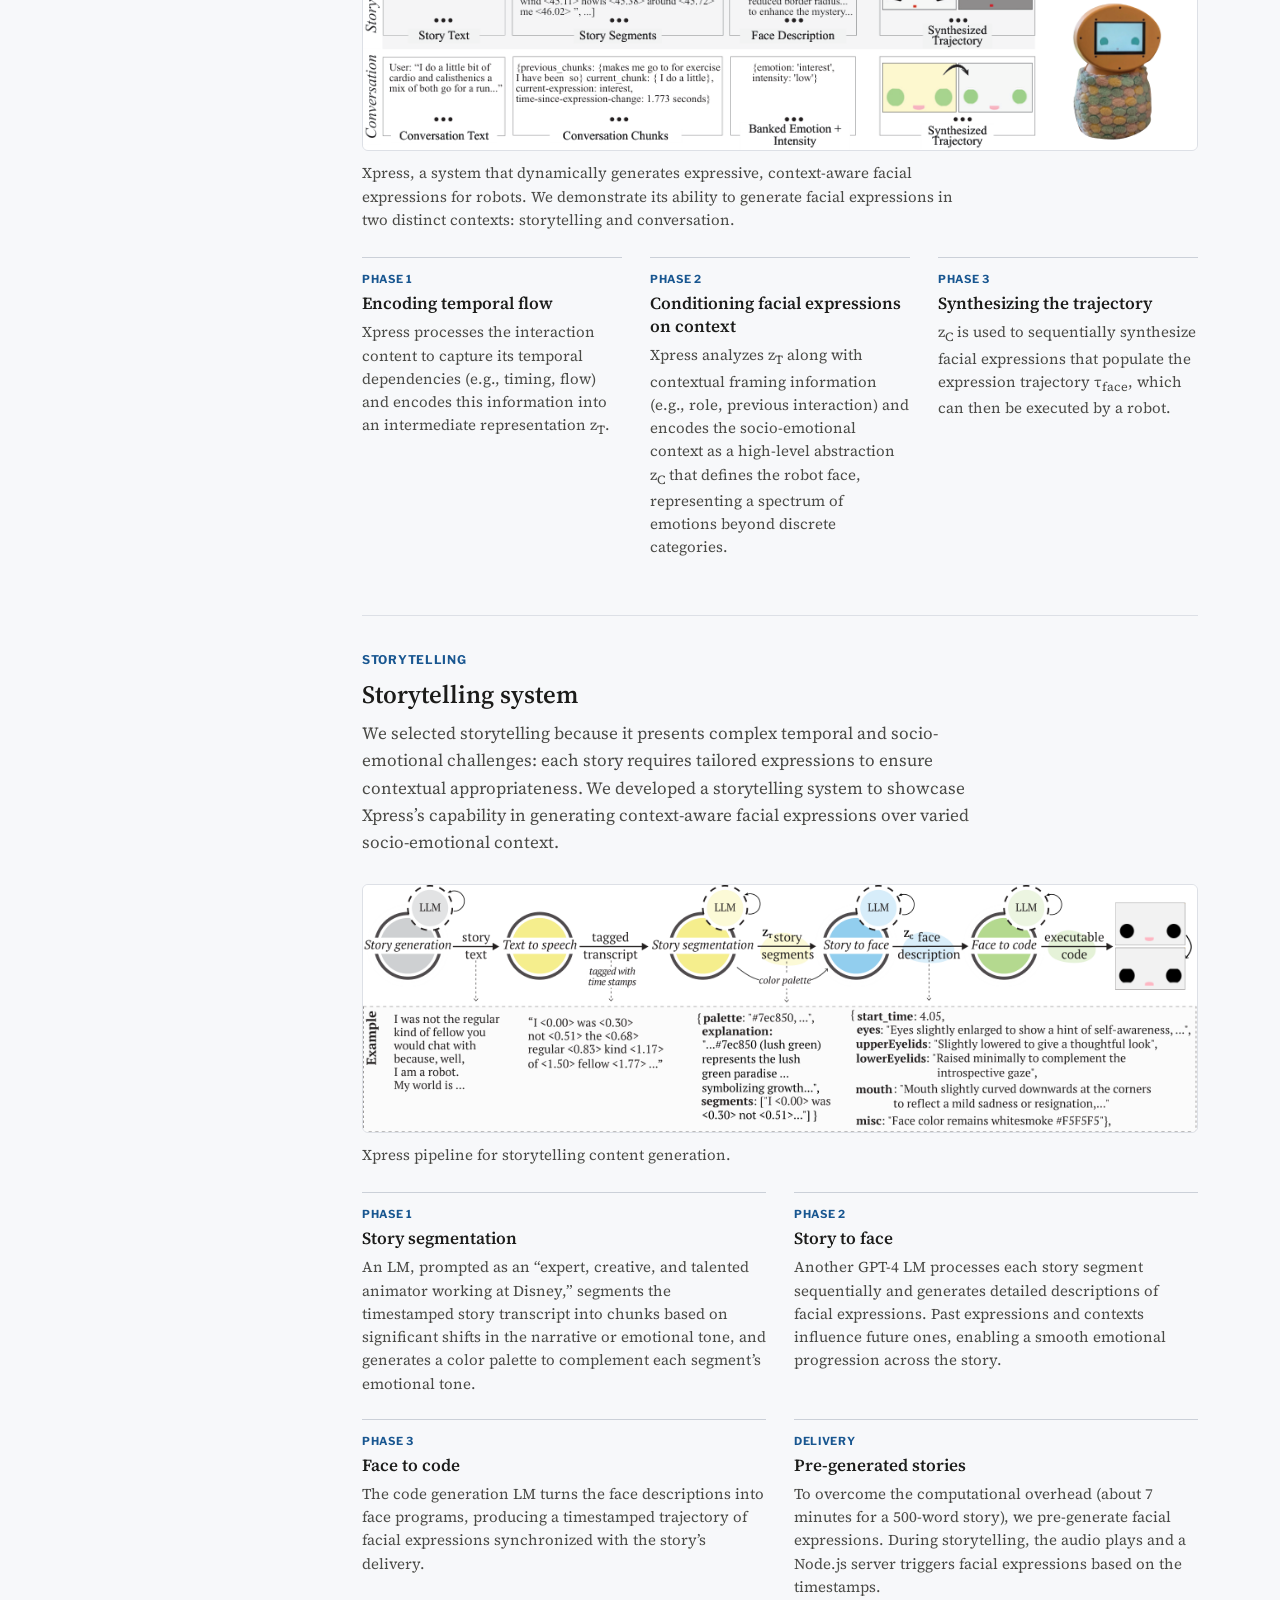
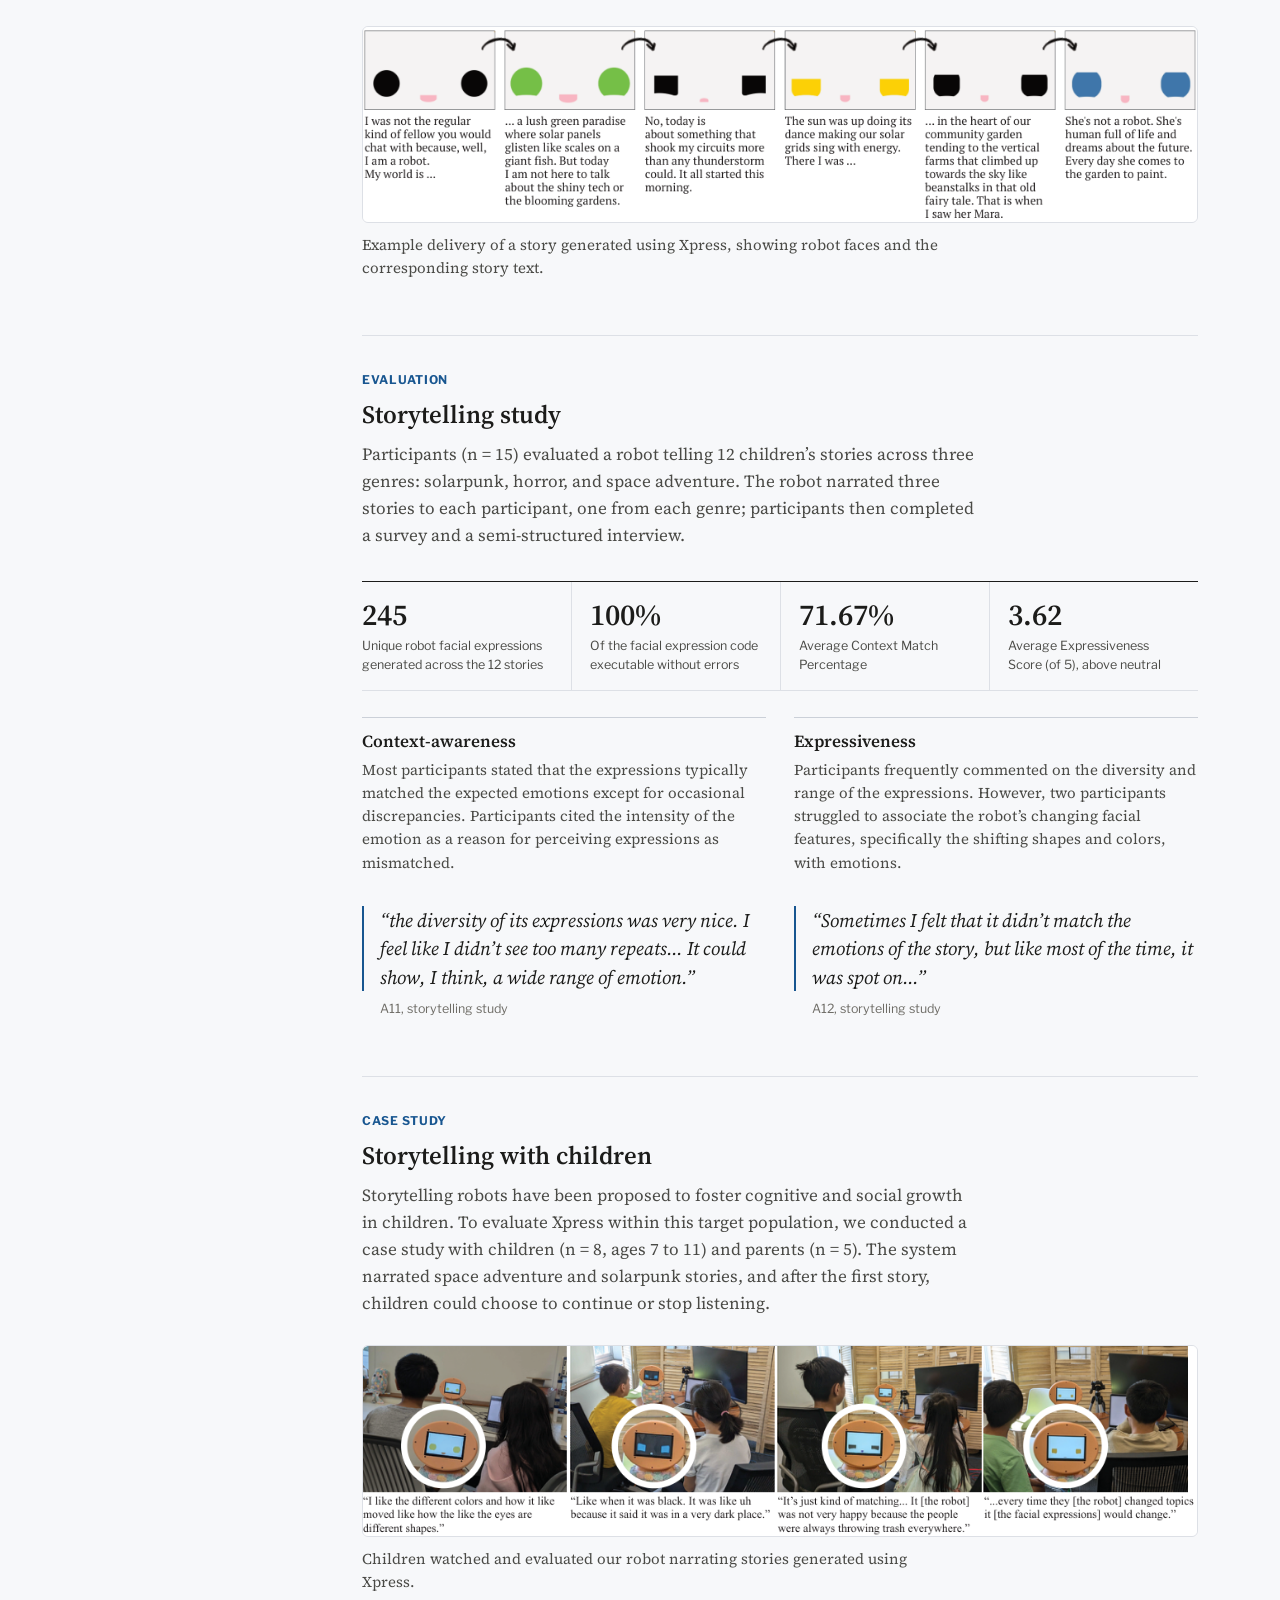
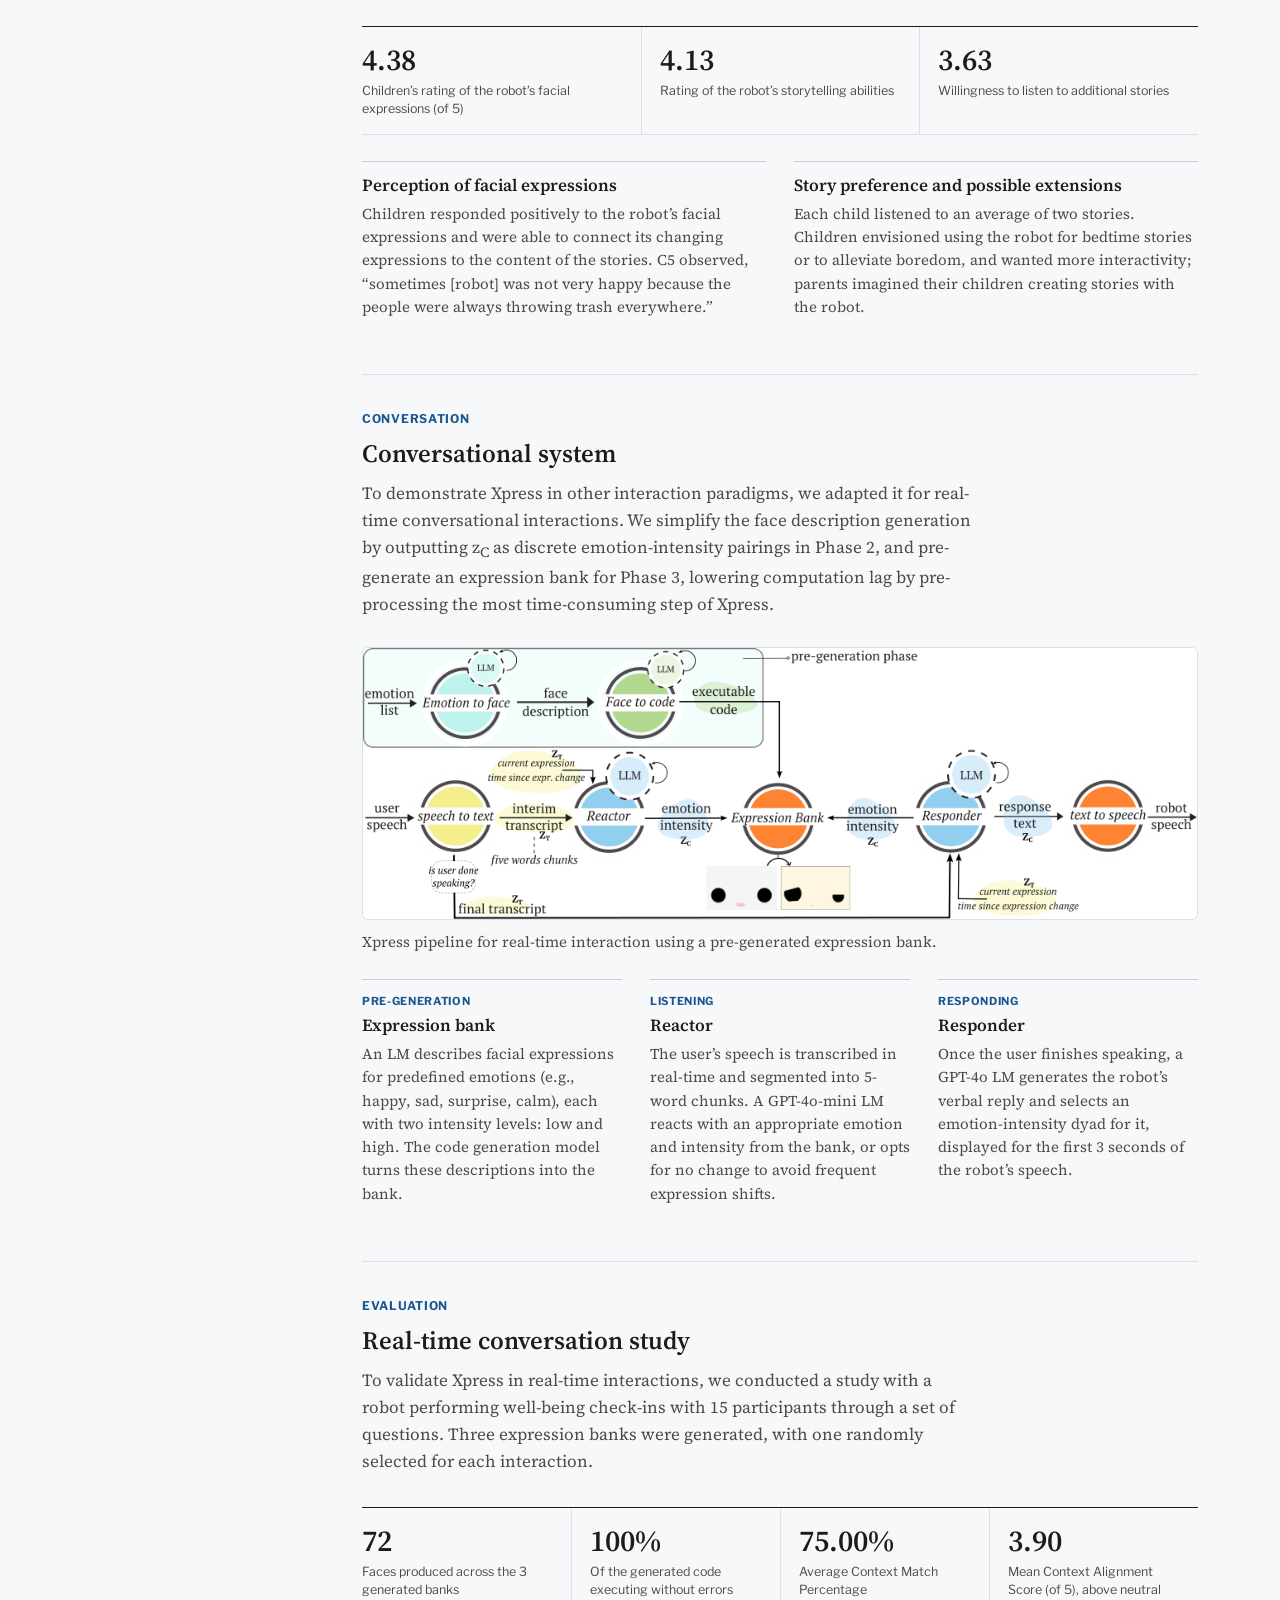
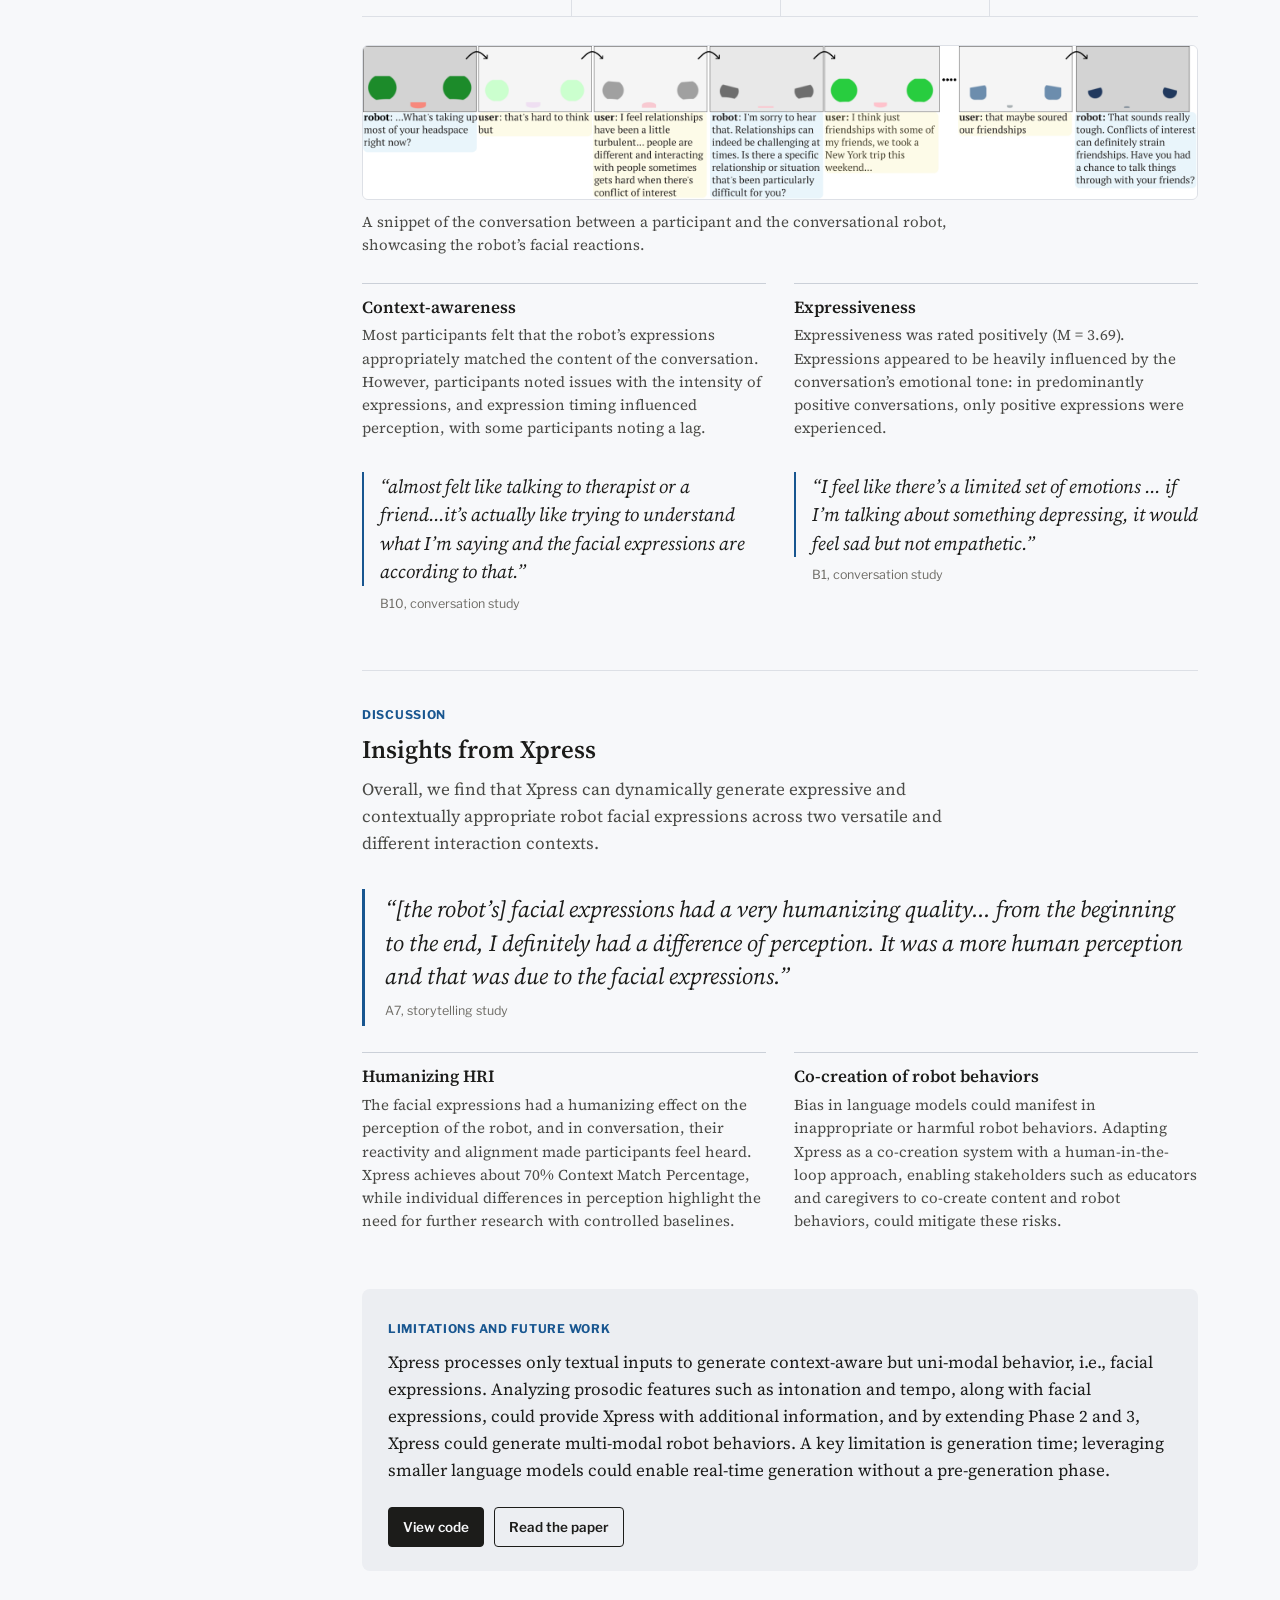
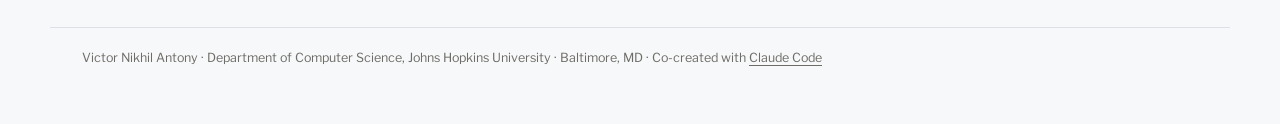
<file: projects/xpress.html>
<!DOCTYPE html>
<html lang="en">
<head>
<meta charset="UTF-8">
<meta name="viewport" content="width=device-width, initial-scale=1">
<title>Xpress · Victor Nikhil Antony</title>
<meta name="description" content="Xpress: A System For Dynamic, Context-Aware Robot Facial Expressions using Language Models (HRI 2025): language models dynamically generate context-aware facial expressions for robots, demonstrated in storytelling and conversation.">
<link rel="icon" type="image/x-icon" href="../assets/favicon.ico">
<link rel="preconnect" href="https://fonts.googleapis.com">
<link rel="preconnect" href="https://fonts.gstatic.com" crossorigin>
<link href="https://fonts.googleapis.com/css2?family=Source+Serif+4:ital,opsz,wght@0,8..60,400;0,8..60,600;0,8..60,700;1,8..60,400&amp;family=Libre+Franklin:wght@400;500;600;700&amp;display=swap" rel="stylesheet">
<link href="https://fonts.googleapis.com/css2?family=Noto+Serif+Devanagari:wght@400&amp;family=Noto+Serif+Tamil:wght@400&amp;display=swap" rel="stylesheet">
<link rel="stylesheet" href="../assets/css/site.css">
<link rel="stylesheet" href="../assets/css/project.css">
</head>
<body>

<div class="shell page">
  <aside class="rail">
    <a href="../index.html"><img class="portrait" src="../assets/img/headshot.jpg" alt="Victor Nikhil Antony"></a>
    <p class="name"><a href="../index.html">Victor Nikhil Antony</a></p>
    <p class="alt-name"><span lang="ta">விக்டர்</span> <span lang="hi">निखिल</span> <span lang="ta">ஆண்டனி</span></p>
    <p class="byline">Ph.D. Candidate, Computer Science, Johns Hopkins University</p>
    <nav aria-label="Primary">
      <a href="../index.html#research">Research</a>
      <a href="../publications.html">Publications</a>
      <a href="../index.html#mentoring">Mentoring &amp; Teaching</a>
      <a href="../studio.html" aria-current="true">Studio</a>
      <a href="../assets/pdf/cv.pdf">CV</a>
    </nav>
    <p class="contact">
      <a href="mailto:vantony1@jhu.edu">vantony1@jhu.edu</a><br>
      <a href="https://scholar.google.com/citations?user=g-6V3woAAAAJ&amp;hl=en">Google Scholar</a> · <a href="https://github.com/vantony1">GitHub</a>
    </p>
  </aside>

  <main class="main project">
    <p class="crumb"><a href="../studio.html">Studio</a> / Xpress</p>

    <header class="project-head">
      <span class="kicker">HRI 2025</span>
      <h1>Xpress</h1>
      <p class="dek">Xpress: A System For Dynamic, Context-Aware Robot Facial Expressions using Language Models</p>
      <p class="credits"><b>Victor Nikhil Antony</b>, Maia Stiber, and Chien-Ming Huang</p>
      <div class="tags"><span>Language Models</span><span>Conversational Robots</span><span>Open Source</span></div>
      <div class="actions">
        <a class="button primary" href="https://doi.org/10.1109/HRI61500.2025.10974045">Read the paper</a>
        <a class="button" href="https://github.com/vantony1/Xpress">View code</a>
      </div>
    </header>

    <div class="side portrait">
      <figure class="fig hero">
        <div class="video portrait"><iframe src="https://drive.google.com/file/d/1ioOVuuSRA8Gtl0IFFJZlamXlDTpSAq-V/preview" title="Xpress 3D demo" loading="lazy" referrerpolicy="strict-origin-when-cross-origin" allow="autoplay" allowfullscreen></iframe></div>
        <figcaption>Xpress uses language models to dynamically generate expressive, context-aware facial expressions for robots.</figcaption>
      </figure>
      <div>
        <p class="lede">Facial expressions are vital in human communication and significantly influence outcomes in human-robot interaction (HRI), such as likeability, trust, and companionship. However, current methods for generating robotic facial expressions are often labor-intensive, lack adaptability across contexts and platforms, and have limited expressive ranges, leading to repetitive behaviors that reduce interaction quality.</p>
        <p class="lede">We introduce Xpress, a system that leverages language models (LMs) to dynamically generate context-aware facial expressions for robots through a three-phase process: encoding temporal flow, conditioning expressions on context, and generating facial expression code. We demonstrated Xpress as a proof-of-concept through two user studies (n = 15 × 2) and a case study with children and parents (n = 13), in storytelling and conversational scenarios.</p>
      </div>
    </div>

    <section class="chapter">
      <span class="kicker">System</span>
      <h2>System overview</h2>
      <p class="lede">Xpress follows a three-phase process to generate context-aware facial expressions as a temporal trajectory, τ<sub>face</sub>, which is conditioned on both the interaction content (e.g., robot speech, user speech) and socio-emotional context (e.g., tone, interaction background).</p>
      <p class="lede">We use Xpress to generate facial expressions for a custom 28-DoF animated face, created to support a wide range of expressions while capturing the abstract nature of emotional communication. To animate it, a GPT-4 model, prompted to assume the role of a “creative and talented JavaScript programmer,” generates executable code tailored for the face system.</p>
      <figure class="fig">
        <img src="../assets/img/xpress/face-teaser.png" alt="Xpress overview: interaction content passes through encoding temporal flow, conditioning facial expressions on context, and generating facial expression code, with storytelling and conversation examples driving a 28-DoF robot face.">
        <figcaption>Xpress, a system that dynamically generates expressive, context-aware facial expressions for robots. We demonstrate its ability to generate facial expressions in two distinct contexts: storytelling and conversation.</figcaption>
      </figure>
      <div class="points">
        <div class="point"><span class="kicker">Phase 1</span><h3>Encoding temporal flow</h3><p>Xpress processes the interaction content to capture its temporal dependencies (e.g., timing, flow) and encodes this information into an intermediate representation z<sub>T</sub>.</p></div>
        <div class="point"><span class="kicker">Phase 2</span><h3>Conditioning facial expressions on context</h3><p>Xpress analyzes z<sub>T</sub> along with contextual framing information (e.g., role, previous interaction) and encodes the socio-emotional context as a high-level abstraction z<sub>C</sub> that defines the robot face, representing a spectrum of emotions beyond discrete categories.</p></div>
        <div class="point"><span class="kicker">Phase 3</span><h3>Synthesizing the trajectory</h3><p>z<sub>C</sub> is used to sequentially synthesize facial expressions that populate the expression trajectory τ<sub>face</sub>, which can then be executed by a robot.</p></div>
      </div>
    </section>

    <section class="chapter">
      <span class="kicker">Storytelling</span>
      <h2>Storytelling system</h2>
      <p class="lede">We selected storytelling because it presents complex temporal and socio-emotional challenges: each story requires tailored expressions to ensure contextual appropriateness. We developed a storytelling system to showcase Xpress’s capability in generating context-aware facial expressions over varied socio-emotional context.</p>
      <figure class="fig">
        <img src="../assets/img/xpress/xpress-storytelling-pipeline.png" alt="Storytelling pipeline: story generation, text to speech, story segmentation, story to face, and face to code, with example inputs and outputs for each step.">
        <figcaption>Xpress pipeline for storytelling content generation.</figcaption>
      </figure>
      <div class="points two">
        <div class="point"><span class="kicker">Phase 1</span><h3>Story segmentation</h3><p>An LM, prompted as an “expert, creative, and talented animator working at Disney,” segments the timestamped story transcript into chunks based on significant shifts in the narrative or emotional tone, and generates a color palette to complement each segment’s emotional tone.</p></div>
        <div class="point"><span class="kicker">Phase 2</span><h3>Story to face</h3><p>Another GPT-4 LM processes each story segment sequentially and generates detailed descriptions of facial expressions. Past expressions and contexts influence future ones, enabling a smooth emotional progression across the story.</p></div>
        <div class="point"><span class="kicker">Phase 3</span><h3>Face to code</h3><p>The code generation LM turns the face descriptions into face programs, producing a timestamped trajectory of facial expressions synchronized with the story’s delivery.</p></div>
        <div class="point"><span class="kicker">Delivery</span><h3>Pre-generated stories</h3><p>To overcome the computational overhead (about 7 minutes for a 500-word story), we pre-generate facial expressions. During storytelling, the audio plays and a Node.js server triggers facial expressions based on the timestamps.</p></div>
      </div>
      <figure class="fig">
        <img src="../assets/img/xpress/face-examples.png" alt="Six robot faces in sequence, changing eye shape and color, each above the story text it accompanied.">
        <figcaption>Example delivery of a story generated using Xpress, showing robot faces and the corresponding story text.</figcaption>
      </figure>
    </section>

    <section class="chapter">
      <span class="kicker">Evaluation</span>
      <h2>Storytelling study</h2>
      <p class="lede">Participants (n = 15) evaluated a robot telling 12 children’s stories across three genres: solarpunk, horror, and space adventure. The robot narrated three stories to each participant, one from each genre; participants then completed a survey and a semi-structured interview.</p>
      <div class="stats">
        <div class="stat"><b>245</b><span>Unique robot facial expressions generated across the 12 stories</span></div>
        <div class="stat"><b>100%</b><span>Of the facial expression code executable without errors</span></div>
        <div class="stat"><b>71.67%</b><span>Average Context Match Percentage</span></div>
        <div class="stat"><b>3.62</b><span>Average Expressiveness Score (of 5), above neutral</span></div>
      </div>
      <div class="points two">
        <div class="point"><h3>Context-awareness</h3><p>Most participants stated that the expressions typically matched the expected emotions except for occasional discrepancies. Participants cited the intensity of the emotion as a reason for perceiving expressions as mismatched.</p></div>
        <div class="point"><h3>Expressiveness</h3><p>Participants frequently commented on the diversity and range of the expressions. However, two participants struggled to associate the robot’s changing facial features, specifically the shifting shapes and colors, with emotions.</p></div>
      </div>
      <div class="quotes">
        <div class="quote">
          <blockquote>“the diversity of its expressions was very nice. I feel like I didn’t see too many repeats... It could show, I think, a wide range of emotion.”</blockquote>
          <p>A11, storytelling study</p>
        </div>
        <div class="quote">
          <blockquote>“Sometimes I felt that it didn’t match the emotions of the story, but like most of the time, it was spot on...”</blockquote>
          <p>A12, storytelling study</p>
        </div>
      </div>
    </section>

    <section class="chapter">
      <span class="kicker">Case study</span>
      <h2>Storytelling with children</h2>
      <p class="lede">Storytelling robots have been proposed to foster cognitive and social growth in children. To evaluate Xpress within this target population, we conducted a case study with children (n = 8, ages 7 to 11) and parents (n = 5). The system narrated space adventure and solarpunk stories, and after the first story, children could choose to continue or stop listening.</p>
      <figure class="fig">
        <img src="../assets/img/xpress/case-study.png" alt="Four photos of children watching the storytelling robot, each with a child’s quote about its facial expressions.">
        <figcaption>Children watched and evaluated our robot narrating stories generated using Xpress.</figcaption>
      </figure>
      <div class="stats three">
        <div class="stat"><b>4.38</b><span>Children’s rating of the robot’s facial expressions (of 5)</span></div>
        <div class="stat"><b>4.13</b><span>Rating of the robot’s storytelling abilities</span></div>
        <div class="stat"><b>3.63</b><span>Willingness to listen to additional stories</span></div>
      </div>
      <div class="points two">
        <div class="point"><h3>Perception of facial expressions</h3><p>Children responded positively to the robot’s facial expressions and were able to connect its changing expressions to the content of the stories. C5 observed, “sometimes [robot] was not very happy because the people were always throwing trash everywhere.”</p></div>
        <div class="point"><h3>Story preference and possible extensions</h3><p>Each child listened to an average of two stories. Children envisioned using the robot for bedtime stories or to alleviate boredom, and wanted more interactivity; parents imagined their children creating stories with the robot.</p></div>
      </div>
    </section>

    <section class="chapter">
      <span class="kicker">Conversation</span>
      <h2>Conversational system</h2>
      <p class="lede">To demonstrate Xpress in other interaction paradigms, we adapted it for real-time conversational interactions. We simplify the face description generation by outputting z<sub>C</sub> as discrete emotion-intensity pairings in Phase 2, and pre-generate an expression bank for Phase 3, lowering computation lag by pre-processing the most time-consuming step of Xpress.</p>
      <figure class="fig">
        <img src="../assets/img/xpress/realtime-system-diagram.png" alt="Real-time pipeline: a pre-generation phase builds the expression bank; during conversation, speech to text feeds the Reactor LM, and the Responder LM produces the reply and an emotion for text to speech.">
        <figcaption>Xpress pipeline for real-time interaction using a pre-generated expression bank.</figcaption>
      </figure>
      <div class="points">
        <div class="point"><span class="kicker">Pre-generation</span><h3>Expression bank</h3><p>An LM describes facial expressions for predefined emotions (e.g., happy, sad, surprise, calm), each with two intensity levels: low and high. The code generation model turns these descriptions into the bank.</p></div>
        <div class="point"><span class="kicker">Listening</span><h3>Reactor</h3><p>The user’s speech is transcribed in real-time and segmented into 5-word chunks. A GPT-4o-mini LM reacts with an appropriate emotion and intensity from the bank, or opts for no change to avoid frequent expression shifts.</p></div>
        <div class="point"><span class="kicker">Responding</span><h3>Responder</h3><p>Once the user finishes speaking, a GPT-4o LM generates the robot’s verbal reply and selects an emotion-intensity dyad for it, displayed for the first 3 seconds of the robot’s speech.</p></div>
      </div>
    </section>

    <section class="chapter">
      <span class="kicker">Evaluation</span>
      <h2>Real-time conversation study</h2>
      <p class="lede">To validate Xpress in real-time interactions, we conducted a study with a robot performing well-being check-ins with 15 participants through a set of questions. Three expression banks were generated, with one randomly selected for each interaction.</p>
      <div class="stats">
        <div class="stat"><b>72</b><span>Faces produced across the 3 generated banks</span></div>
        <div class="stat"><b>100%</b><span>Of the generated code executing without errors</span></div>
        <div class="stat"><b>75.00%</b><span>Average Context Match Percentage</span></div>
        <div class="stat"><b>3.90</b><span>Mean Context Alignment Score (of 5), above neutral</span></div>
      </div>
      <figure class="fig">
        <img src="../assets/img/xpress/conversation-example.png" alt="A sequence of robot faces changing color and shape alongside the robot’s and user’s turns in a conversation about friendships.">
        <figcaption>A snippet of the conversation between a participant and the conversational robot, showcasing the robot’s facial reactions.</figcaption>
      </figure>
      <div class="points two">
        <div class="point"><h3>Context-awareness</h3><p>Most participants felt that the robot’s expressions appropriately matched the content of the conversation. However, participants noted issues with the intensity of expressions, and expression timing influenced perception, with some participants noting a lag.</p></div>
        <div class="point"><h3>Expressiveness</h3><p>Expressiveness was rated positively (M = 3.69). Expressions appeared to be heavily influenced by the conversation’s emotional tone: in predominantly positive conversations, only positive expressions were experienced.</p></div>
      </div>
      <div class="quotes">
        <div class="quote">
          <blockquote>“almost felt like talking to therapist or a friend...it’s actually like trying to understand what I’m saying and the facial expressions are according to that.”</blockquote>
          <p>B10, conversation study</p>
        </div>
        <div class="quote">
          <blockquote>“I feel like there’s a limited set of emotions ... if I’m talking about something depressing, it would feel sad but not empathetic.”</blockquote>
          <p>B1, conversation study</p>
        </div>
      </div>
    </section>

    <section class="chapter">
      <span class="kicker">Discussion</span>
      <h2>Insights from Xpress</h2>
      <p class="lede">Overall, we find that Xpress can dynamically generate expressive and contextually appropriate robot facial expressions across two versatile and different interaction contexts.</p>
      <div class="pullquote">
        <blockquote>“[the robot’s] facial expressions had a very humanizing quality... from the beginning to the end, I definitely had a difference of perception. It was a more human perception and that was due to the facial expressions.”</blockquote>
        <p>A7, storytelling study</p>
      </div>
      <div class="points two">
        <div class="point"><h3>Humanizing HRI</h3><p>The facial expressions had a humanizing effect on the perception of the robot, and in conversation, their reactivity and alignment made participants feel heard. Xpress achieves about 70% Context Match Percentage, while individual differences in perception highlight the need for further research with controlled baselines.</p></div>
        <div class="point"><h3>Co-creation of robot behaviors</h3><p>Bias in language models could manifest in inappropriate or harmful robot behaviors. Adapting Xpress as a co-creation system with a human-in-the-loop approach, enabling stakeholders such as educators and caregivers to co-create content and robot behaviors, could mitigate these risks.</p></div>
      </div>
    </section>

    <aside class="callout">
      <span class="kicker">Limitations and future work</span>
      <p>Xpress processes only textual inputs to generate context-aware but uni-modal behavior, i.e., facial expressions. Analyzing prosodic features such as intonation and tempo, along with facial expressions, could provide Xpress with additional information, and by extending Phase 2 and 3, Xpress could generate multi-modal robot behaviors. A key limitation is generation time; leveraging smaller language models could enable real-time generation without a pre-generation phase.</p>
      <div class="actions">
        <a class="button primary" href="https://github.com/vantony1/Xpress">View code</a>
        <a class="button" href="https://doi.org/10.1109/HRI61500.2025.10974045">Read the paper</a>
      </div>
    </aside>
  </main>
</div>

<footer class="site page">Victor Nikhil Antony · Department of Computer Science, Johns Hopkins University · Baltimore, MD · Co-created with <a href="https://claude.com/claude-code">Claude Code</a></footer>

</body>
</html>
</file>
<file: assets/css/site.css>
/* Site styles for index, publications, and studio.
   Type and layout follow cs.jhu.edu/~cmhuang: Source Serif 4 + Libre Franklin, cool off-white paper, one accent. */

:root {
  --paper: #F7F8FA;
  --tile: #ECEEF2;
  --ink: #1C1C1A;
  --ink-2: #4A4A46;
  --muted: #6E6C66;
  --hairline: #DDE0E6;
  --line-strong: #CBD0D8;
  --accent: #185690;
  --accent-soft: #E8EEF6;
  --rose: #9B3F5C;
  --rose-soft: #F7EDF0;
  --link: #185690;
  --gold: #B07D0A;
  --serif: 'Source Serif 4', Georgia, serif;
  --sans: 'Libre Franklin', system-ui, sans-serif;
}

* { box-sizing: border-box; }
html { scroll-behavior: smooth; }
body {
  margin: 0;
  background: var(--paper);
  color: var(--ink);
  font-family: var(--serif);
  font-size: 17px;
  line-height: 1.65;
  -webkit-font-smoothing: antialiased;
}
a { color: inherit; text-decoration: none; }
img { display: block; max-width: 100%; }

/* ── Layout ─────────────────────────────── */
.shell {
  max-width: 1320px;
  margin: 0 auto;
  padding: 56px 32px 0;
  display: grid;
  grid-template-columns: 228px minmax(0, 1fr) 300px;
  gap: 52px;
}
.shell.page { grid-template-columns: 228px minmax(0, 1fr); max-width: 1180px; }

/* ── Rail ───────────────────────────────── */
.rail { position: sticky; top: 56px; align-self: start; }
img.portrait { width: 100%; aspect-ratio: 1; object-fit: cover; object-position: 50% 30%; border-radius: 6px; }
.rail .name { margin: 16px 0 0; font-size: 22px; line-height: 1.2; font-weight: 700; }
.alt-name { margin: 4px 0 0; font-size: 15px; line-height: 1.5; color: var(--ink-2); white-space: nowrap; }
[lang="ta"] { font-family: 'Noto Serif Tamil', var(--serif); }
[lang="hi"] { font-family: 'Noto Serif Devanagari', var(--serif); }
.byline { margin: 12px 0 0; font-size: 15px; line-height: 1.45; color: var(--muted); }
.rail nav { margin: 20px 0 0; display: flex; flex-direction: column; gap: 3px; font-family: var(--sans); font-size: 13.5px; font-weight: 500; }
.rail nav a { color: var(--muted); text-decoration: underline; text-decoration-color: transparent; text-underline-offset: 3px; }
.rail nav a:hover { color: var(--ink); text-decoration-color: var(--muted); }
.rail nav a[aria-current] { color: var(--ink); font-weight: 600; }
.contact { margin: 18px 0 0; font-family: var(--sans); font-size: 12.5px; line-height: 1.8; color: var(--muted); }
.contact a { text-decoration: underline; text-underline-offset: 3px; }
.contact a:hover { color: var(--ink); }

/* ── Shared type ────────────────────────── */
.center, .main { min-width: 0; }
hr { border: none; border-top: 1px solid var(--hairline); margin: 32px 0; }
h2.label {
  margin: 0 0 18px;
  font-family: var(--sans);
  font-size: 12px;
  font-weight: 700;
  letter-spacing: .08em;
  text-transform: uppercase;
  color: var(--muted);
}
section { scroll-margin-top: 32px; }
.prose a { text-decoration: underline; text-decoration-color: var(--hairline); text-underline-offset: 3px; }
.prose a:hover { text-decoration-color: var(--ink); }
.prose .advisor { text-decoration: underline; text-decoration-color: var(--rose); text-decoration-thickness: 1.5px; text-underline-offset: 3px; }

/* ── Home: intro ────────────────────────── */
.intro p { margin: 0 0 16px; font-size: 17.5px; line-height: 1.55; }
.intro p:first-child::first-letter { float: left; font-size: 52px; line-height: .8; padding: 5px 8px 0 0; font-weight: 600; color: var(--accent); }
@supports (initial-letter: 2) or (-webkit-initial-letter: 2) {
  .intro p:first-child::first-letter { float: none; padding: 0; font-size: inherit; line-height: inherit; -webkit-initial-letter: 2; initial-letter: 2; margin-right: 8px; }
}

/* ── Home: themes and badges ────────────── */
.theme + .theme { margin-top: 26px; }
.theme .tn { font-family: var(--sans); font-size: 11.5px; font-weight: 700; letter-spacing: .06em; text-transform: uppercase; color: var(--accent); }
.theme h3 { margin: 2px 0 0; font-size: 19px; font-weight: 600; line-height: 1.3; }
.theme p { margin: 4px 0 0; font-size: 16px; line-height: 1.55; color: var(--ink-2); }
.role { margin-left: 6px; font-family: var(--sans); font-size: 13px; font-weight: 500; color: var(--muted); white-space: nowrap; }
.badges { display: flex; flex-wrap: wrap; gap: 7px; margin-top: 12px; }
.badge {
  display: inline-flex;
  flex-wrap: wrap;
  align-items: baseline;
  gap: 0 7px;
  padding: 5px 10px;
  border: 1px solid var(--line-strong);
  border-radius: 4px;
  background: var(--paper);
  font-family: var(--sans);
  font-size: 12.5px;
  font-weight: 600;
  color: var(--ink);
  transition: border-color .2s ease;
}
.badge small { font-size: 11px; font-weight: 500; color: var(--muted); }
.badge:hover { border-color: var(--ink); }
.star { color: var(--gold); }
.badge.award { border-color: var(--rose); background: var(--rose-soft); }
.badge.award small { color: var(--rose); font-weight: 600; }
.award-name { color: var(--rose); }

/* ── Home: news, mentoring ──────────────── */
.rows { display: flex; flex-direction: column; gap: 10px; }
.rows div { display: grid; grid-template-columns: 96px 1fr; gap: 14px; font-size: 15.5px; line-height: 1.45; }
.rows .k { font-family: var(--sans); font-size: 12px; color: var(--muted); padding-top: 2px; }
.cols { display: flex; gap: 32px; }
.col { flex: 1; }
.col h3 { margin: 0 0 12px; font-family: var(--sans); font-size: 11.5px; font-weight: 700; letter-spacing: .06em; text-transform: uppercase; color: var(--ink-2); }
.list { display: flex; flex-direction: column; gap: 9px; font-size: 14.5px; line-height: 1.35; }
.list .d { color: var(--muted); font-size: 12.5px; }
.note { margin: 14px 0 0; font-size: 14px; color: var(--ink-2); }
.label + .note { margin: 0 0 18px; }

/* ── Home: publications sidebar ─────────── */
.pubs {
  position: sticky;
  top: 56px;
  align-self: start;
  border-left: 1px solid var(--hairline);
  padding-left: 24px;
  display: flex;
  flex-direction: column;
  max-height: calc(100vh - 112px);
}
.pubs-head { display: flex; justify-content: space-between; align-items: baseline; gap: 12px; margin-bottom: 18px; flex-shrink: 0; }
.pubs-head h2 { margin: 0; }
.pubs > .legend { margin: -8px 0 16px; flex-shrink: 0; }
.more { font-family: var(--sans); font-size: 13px; font-weight: 600; text-decoration: underline; text-underline-offset: 3px; }
.pub-list { display: flex; flex-direction: column; gap: 14px; overflow-y: auto; min-height: 0; padding-right: 4px; }
.pub { font-size: 16px; line-height: 1.35; padding-bottom: 14px; border-bottom: 1px solid var(--hairline); }
.pub:last-child { border-bottom: none; }
.tag { display: block; margin-bottom: 6px; font-family: var(--sans); font-size: 11.5px; font-weight: 700; letter-spacing: .04em; text-transform: uppercase; color: var(--accent); }
.pdf { margin-left: 8px; font-family: var(--sans); font-size: 12.5px; font-weight: 600; color: var(--link); white-space: nowrap; }
.pdf:hover { text-decoration: underline; }
.honor { display: block; margin-top: 3px; font-size: 14px; color: var(--rose); }
.au { display: block; margin-top: 3px; font-size: 13px; color: var(--muted); }
.au b { color: var(--accent); font-weight: 700; }

/* ── Inner pages ────────────────────────── */
.main { max-width: 860px; }
.page-head h1 { margin: 0; font-size: 34px; line-height: 1.2; font-weight: 700; }
.page-head p { margin: 10px 0 0; color: var(--ink-2); max-width: 64ch; }
.legend { font-family: var(--sans); font-size: 13px; color: var(--muted); }
.legend b { color: var(--accent); font-weight: 700; }
.legend .mentee { font-weight: 600; }

/* ── Publications page ──────────────────── */
.biblio { list-style: none; margin: 0; padding: 0; }
.biblio li { display: grid; grid-template-columns: 46px 1fr; gap: 10px; padding: 16px 0; border-bottom: 1px solid var(--hairline); }
.biblio li:last-child { border-bottom: none; }
.bid { font-family: var(--sans); font-size: 12px; font-weight: 600; color: var(--muted); padding-top: 3px; }
.btitle { margin: 0; font-size: 17px; line-height: 1.4; font-weight: 600; }
.bauth { margin: 3px 0 0; font-size: 15px; line-height: 1.5; color: var(--ink-2); }
.bauth b { color: var(--accent); font-weight: 700; }
.mentee { color: var(--rose); }
.bvenue { margin: 2px 0 0; font-size: 15px; color: var(--ink-2); }
.bvenue em { font-style: italic; }
.bmeta { margin: 6px 0 0; display: flex; flex-wrap: wrap; align-items: baseline; gap: 4px 14px; font-family: var(--sans); font-size: 12.5px; }
.bmeta a { font-weight: 600; color: var(--link); }
.bmeta a:hover { text-decoration: underline; }
.bmeta .rate { color: var(--muted); }
.bmeta .award { color: var(--rose); font-weight: 700; }
.bmeta .status { color: var(--muted); font-style: italic; font-family: var(--serif); font-size: 14px; }
.pub-section { margin-top: 44px; }

/* ── Studio ─────────────────────────────── */
.studio-group { margin-top: 44px; }
.grid { display: grid; grid-template-columns: repeat(3, minmax(0, 1fr)); gap: 28px 20px; }
.grid { grid-template-columns: repeat(6, minmax(0, 1fr)); }
.grid > .build { grid-column: span 2; }
.grid > .build:first-child:nth-last-child(5),
.grid > .build:first-child:nth-last-child(5) + .build { grid-column: span 3; }
.build { display: flex; flex-direction: column; }
.tile {
  position: relative;
  aspect-ratio: 4 / 3;
  border-radius: 8px;
  overflow: hidden;
  background: var(--tile);
  display: grid;
  place-items: center;
}
.tile.photo img { width: 100%; height: 100%; object-fit: cover; }
.tile.duo { grid-template-columns: 1fr 1fr; gap: 3px; }
.tile.duo img { width: 100%; height: 100%; object-fit: cover; }
.tile.cut img { position: absolute; inset: 9% 0; margin: auto; height: 82%; width: auto; max-width: 90%; object-fit: contain; filter: drop-shadow(0 8px 12px rgba(40, 30, 30, .16)); }
.tile.pair { display: flex; align-items: flex-end; justify-content: center; gap: 4%; padding: 0 6% 8%; }
.tile.pair img { height: 80%; width: auto; max-width: 46%; object-fit: contain; object-position: bottom; filter: drop-shadow(0 8px 12px rgba(40, 30, 30, .16)); }
.tile.pair.three img { max-width: 30%; }
.tile.pair.three img:nth-child(2) { height: 70%; }
.tile.strip { padding: 0 12px; }
.tile.strip img { width: 100%; height: auto; border-radius: 6px; mix-blend-mode: multiply; }
.tile.faces { grid-template-columns: 1fr 1fr; gap: 8px; padding: 16px 18px; align-content: center; }
.tile.faces img { width: 100%; height: auto; border-radius: 6px; mix-blend-mode: multiply; }
.tile.figure { padding: 12px; }
.tile.figure img { width: 100%; height: 100%; object-fit: contain; mix-blend-mode: multiply; }
.build h3 { margin: 12px 0 0; font-size: 18px; line-height: 1.3; font-weight: 600; }
.build h3 a:hover { color: var(--accent); }
.build p { margin: 4px 0 0; font-size: 15px; line-height: 1.5; color: var(--ink-2); }
.build .award { margin-top: 6px; font-family: var(--sans); font-size: 12.5px; font-weight: 600; color: var(--rose); }
.build .links { margin-top: 8px; display: flex; flex-wrap: wrap; gap: 4px 12px; font-family: var(--sans); font-size: 12.5px; }
.build .links span { color: var(--muted); }
.build .links a { font-weight: 600; color: var(--link); }
.build .links a:hover { text-decoration: underline; }

/* ── Footer ─────────────────────────────── */
footer.site { max-width: 1320px; margin: 56px auto 0; padding: 20px 32px 56px; border-top: 1px solid var(--hairline); font-family: var(--sans); font-size: 12.5px; color: var(--muted); }
footer.site.page { max-width: 1180px; }
footer.site a { text-decoration: underline; text-underline-offset: 3px; }
footer.site a:hover { color: var(--ink); }

/* ── Responsive ─────────────────────────── */
@media (max-width: 1100px) {
  .shell { grid-template-columns: 220px minmax(0, 1fr); }
  .pubs { grid-column: 2; position: static; max-height: none; border-left: none; padding-left: 0; border-top: 1px solid var(--hairline); padding-top: 32px; }
  .pub-list { overflow: visible; }
  .grid { grid-template-columns: repeat(2, minmax(0, 1fr)); }
  .grid > .build, .grid > .build:first-child:nth-last-child(5), .grid > .build:first-child:nth-last-child(5) + .build { grid-column: auto; }
}
@media (max-width: 760px) {
  .shell, .shell.page { grid-template-columns: 1fr; gap: 32px; padding: 24px 16px 0; }
  .rail { position: static; display: grid; grid-template-columns: 104px 1fr; gap: 0 16px; }
  .rail > :first-child { grid-row: span 3; }
  .rail .name { margin-top: 0; }
  .rail nav, .contact { grid-column: 1 / -1; }
  .rail nav { flex-direction: row; flex-wrap: wrap; gap: 4px 16px; }
  .pubs { grid-column: 1; }
  .cols { flex-direction: column; gap: 20px; }
  .rows div { grid-template-columns: 1fr; gap: 0; }
  .grid { grid-template-columns: 1fr; }
  .biblio li { grid-template-columns: 1fr; gap: 2px; }
  .page-head h1 { font-size: 28px; }
  footer.site { padding: 20px 16px 56px; }
}
</file>
<file: assets/css/project.css>
/* Project (case study) pages. Loaded after site.css and reuses its tokens. */

.project { max-width: 880px; }

.crumb { margin: 0 0 20px; font-family: var(--sans); font-size: 12.5px; color: var(--muted); }
.crumb a { text-decoration: underline; text-decoration-color: var(--hairline); text-underline-offset: 3px; }
.crumb a:hover { color: var(--ink); }

.kicker { font-family: var(--sans); font-size: 12px; font-weight: 700; letter-spacing: .06em; text-transform: uppercase; color: var(--accent); }

/* ── Header ─────────────────────────────── */
.project-head h1 { margin: 6px 0 0; font-size: 38px; line-height: 1.15; font-weight: 700; }
.project-head .dek { margin: 10px 0 0; font-size: 22px; line-height: 1.4; font-weight: 400; color: var(--ink-2); }
.project-head .lede { margin: 18px 0 0; font-size: 17.5px; line-height: 1.6; }
.project-head .award { margin: 12px 0 0; font-family: var(--sans); font-size: 14px; font-weight: 600; color: var(--rose); }
.credits { margin: 16px 0 0; font-size: 15px; line-height: 1.55; color: var(--ink-2); }
.credits b { color: var(--ink); font-weight: 700; }
.tags { display: flex; flex-wrap: wrap; gap: 7px; margin-top: 16px; }
.tags span { padding: 3px 9px; border: 1px solid var(--line-strong); border-radius: 4px; font-family: var(--sans); font-size: 12px; font-weight: 600; color: var(--ink-2); }
.actions { display: flex; flex-wrap: wrap; gap: 10px; margin-top: 22px; }
.button { display: inline-block; padding: 8px 14px; border: 1px solid var(--ink); border-radius: 4px; font-family: var(--sans); font-size: 13.5px; font-weight: 600; color: var(--ink); transition: background-color .2s ease, color .2s ease; }
.button:hover { background: var(--ink); color: var(--paper); }
.button.primary { background: var(--ink); color: var(--paper); }
.button.primary:hover { background: var(--accent); border-color: var(--accent); }

/* ── Figures ────────────────────────────── */
.fig { margin: 28px 0 0; }
.fig img { width: 100%; border: 1px solid var(--hairline); border-radius: 6px; background: #fff; }
.fig figcaption { margin-top: 10px; font-size: 15px; line-height: 1.55; color: var(--ink-2); max-width: 75ch; }
.fig.hero { margin-top: 36px; }
.fig.hero img { width: auto; max-width: 100%; max-height: 640px; }

.process { display: flex; flex-wrap: wrap; align-items: baseline; gap: 6px 14px; margin: 36px 0 0; padding: 14px 0; border-top: 1px solid var(--hairline); border-bottom: 1px solid var(--hairline); font-family: var(--sans); font-size: 12px; font-weight: 700; letter-spacing: .08em; text-transform: uppercase; color: var(--ink-2); }
.process i { font-style: normal; font-weight: 400; color: var(--muted); }

/* ── Chapters ───────────────────────────── */
.chapter { margin-top: 56px; padding-top: 28px; border-top: 1px solid var(--hairline); }
.chapter h2 { margin: 6px 0 0; font-size: 25px; line-height: 1.3; font-weight: 600; }
.chapter .lede { margin: 10px 0 0; font-size: 17px; line-height: 1.6; color: var(--ink-2); max-width: 68ch; }

.points { display: grid; grid-template-columns: repeat(3, minmax(0, 1fr)); gap: 24px 28px; margin-top: 26px; }
.points.four { grid-template-columns: repeat(4, minmax(0, 1fr)); }
.points.two { grid-template-columns: repeat(2, minmax(0, 1fr)); }
.point { padding-top: 12px; border-top: 1px solid var(--line-strong); }
.point h3 { margin: 0; font-size: 17px; line-height: 1.35; font-weight: 600; }
.point p { margin: 5px 0 0; font-size: 15px; line-height: 1.55; color: var(--ink-2); }
.point .kicker { display: block; margin-bottom: 4px; font-size: 11px; }
.pill { white-space: nowrap; margin-left: 6px; padding: 1px 7px; border-radius: 4px; background: var(--accent-soft); font-family: var(--sans); font-size: 11px; font-weight: 600; color: var(--accent); vertical-align: 2px; }

/* ── Probes ─────────────────────────────── */
.probes { display: grid; grid-template-columns: repeat(2, minmax(0, 1fr)); gap: 40px 28px; margin-top: 28px; }
.probe { display: flex; flex-direction: column; }
.probe .imaginary { flex: 1; }
.probe h3 { margin: 4px 0 0; font-size: 20px; line-height: 1.3; font-weight: 600; }
.probe > p { margin: 6px 0 0; font-size: 15.5px; line-height: 1.55; color: var(--ink-2); }
.imaginary { margin-top: 12px; padding: 10px 14px; border-left: 3px solid var(--accent); border-radius: 0 6px 6px 0; background: var(--accent-soft); }
.imaginary .kicker { font-size: 11px; }
.imaginary p { margin: 3px 0 0; font-size: 15px; line-height: 1.5; }
.video { margin-top: 14px; aspect-ratio: 16 / 10; border-radius: 6px; overflow: hidden; background: #111; }
.video iframe { display: block; width: 100%; height: 100%; border: 0; }

/* ── Quotes and callout ─────────────────── */
.quotes { display: grid; grid-template-columns: repeat(auto-fit, minmax(220px, 1fr)); gap: 28px; margin-top: 32px; }
.quote blockquote { margin: 0; padding-left: 16px; border-left: 2px solid var(--accent); font-size: 19px; line-height: 1.5; font-style: italic; }
.quote p { margin: 8px 0 0 18px; font-family: var(--sans); font-size: 12.5px; color: var(--muted); }
.callout { margin-top: 56px; padding: 24px 26px; border-radius: 8px; background: var(--tile); }
.callout p { margin: 8px 0 0; font-size: 17px; line-height: 1.6; }
.callout h2 { margin: 6px 0 0; font-size: 22px; line-height: 1.3; font-weight: 600; }
.callout .lede { color: var(--ink-2); }
.stat .note { margin-top: 6px; font-size: 12.5px; }

/* ── Stats ──────────────────────────────── */
.stats { display: grid; grid-template-columns: repeat(4, minmax(0, 1fr)); gap: 0; margin-top: 32px; border-top: 1px solid var(--ink); border-bottom: 1px solid var(--hairline); }
.stats.three { grid-template-columns: repeat(3, minmax(0, 1fr)); }
.stats.two { grid-template-columns: repeat(2, minmax(0, 1fr)); }
.stat { padding: 16px 18px 16px 0; }
.stat + .stat { padding-left: 18px; border-left: 1px solid var(--hairline); }
.stat b { display: block; font-size: 30px; line-height: 1.1; font-weight: 600; }
.stat span { display: block; margin-top: 6px; font-family: var(--sans); font-size: 12.5px; line-height: 1.45; color: var(--ink-2); }

/* ── Layout helpers ─────────────────────── */
.figs { display: grid; grid-template-columns: repeat(2, minmax(0, 1fr)); gap: 0 24px; align-items: start; }
.figs .fig { margin-top: 28px; }
.split { display: grid; grid-template-columns: minmax(0, 1fr) minmax(0, 1fr); gap: 28px; align-items: start; margin-top: 28px; }
.split > .fig, .split > .video { margin-top: 0; }
.split .lede { margin-top: 0; }
.bullets { margin: 8px 0 0; padding-left: 18px; font-size: 15px; line-height: 1.55; color: var(--ink-2); }
.bullets li + li { margin-top: 3px; }
.bullets b { color: var(--ink); font-weight: 600; }
.lede + .kicker { display: block; margin-top: 18px; }
.side .lede + .lede { margin-top: 12px; }
.note { margin-top: 16px; font-family: var(--sans); font-size: 13px; line-height: 1.55; color: var(--muted); }
.video.square { aspect-ratio: 1; max-width: 520px; }
.video.wide { aspect-ratio: 16 / 9; }
.fig + .video, .lede + .video, .points + .video { margin-top: 28px; }
.fig > .video { margin-top: 0; }
.credits + .note { margin-top: 4px; }

/* ── Media beside content ───────────────── */
.side { display: grid; grid-template-columns: minmax(0, 1.1fr) minmax(0, 1fr); gap: 32px; align-items: start; margin-top: 32px; }
.side.even { grid-template-columns: minmax(0, 1fr) minmax(0, 1fr); }
.side > *, .side > .fig.hero { margin-top: 0; }
.side .video, .side .video.square { max-width: none; }
.side .points { grid-template-columns: 1fr; gap: 16px; margin-top: 0; }
.side.portrait { grid-template-columns: minmax(0, 260px) minmax(0, 1fr); }
.video.portrait { aspect-ratio: 9 / 16; }
.stats.col { grid-template-columns: 1fr; margin-top: 0; }
.stats.col .stat { padding: 14px 0; border-left: 0; }
.stats.col .stat + .stat { padding-left: 0; border-top: 1px solid var(--hairline); }

/* ── Pull quote ─────────────────────────── */
.pullquote { margin: 32px 0 0; padding: 4px 0 4px 20px; border-left: 3px solid var(--accent); }
.pullquote blockquote { margin: 0; font-size: 23px; line-height: 1.45; font-style: italic; }
.pullquote p { margin: 8px 0 0; font-family: var(--sans); font-size: 12.5px; color: var(--muted); }

/* ── Data table ─────────────────────────── */
.table-wrap { margin-top: 28px; }
.table-wrap h3 { margin: 0; font-size: 18px; font-weight: 600; }
.table-wrap > p { margin: 4px 0 0; font-size: 15px; color: var(--ink-2); }
.table-scroll { margin-top: 14px; overflow-x: auto; border-top: 1px solid var(--ink); }
table.data { width: 100%; border-collapse: collapse; font-size: 14px; line-height: 1.45; }
table.data th { padding: 10px 12px 10px 0; text-align: left; vertical-align: bottom; font-family: var(--sans); font-size: 11.5px; font-weight: 700; letter-spacing: .04em; text-transform: uppercase; color: var(--muted); border-bottom: 1px solid var(--hairline); }
table.data td { padding: 10px 12px 10px 0; vertical-align: top; border-bottom: 1px solid var(--hairline); }
.chip { display: inline-block; margin: 0 4px 4px 0; padding: 1px 7px; border: 1px solid var(--line-strong); border-radius: 4px; font-family: var(--sans); font-size: 12px; white-space: nowrap; }
.chip.on { border-color: var(--accent); background: var(--accent-soft); color: var(--accent); font-weight: 600; }

@media (max-width: 1000px) {
  .points.four { grid-template-columns: repeat(2, minmax(0, 1fr)); }
  .stats { grid-template-columns: repeat(2, minmax(0, 1fr)); }
  .stats .stat:nth-child(3) { padding-left: 0; border-left: 0; }
  .stats .stat:nth-child(n+3) { border-top: 1px solid var(--hairline); }
}
@media (max-width: 760px) {
  .project-head h1 { font-size: 30px; }
  .project-head .dek { font-size: 19px; }
  .points, .points.two, .points.four, .probes, .quotes, .figs, .split, .side, .side.even, .side.portrait { grid-template-columns: 1fr; }
  .video.portrait { max-width: 320px; }
  .stats.three { grid-template-columns: 1fr; }
  .stats.three .stat { padding-left: 0; border-left: 0; }
  .stats.three .stat + .stat { border-top: 1px solid var(--hairline); }
  .chapter h2 { font-size: 22px; }
  .pullquote blockquote { font-size: 19px; }
}
</file>
